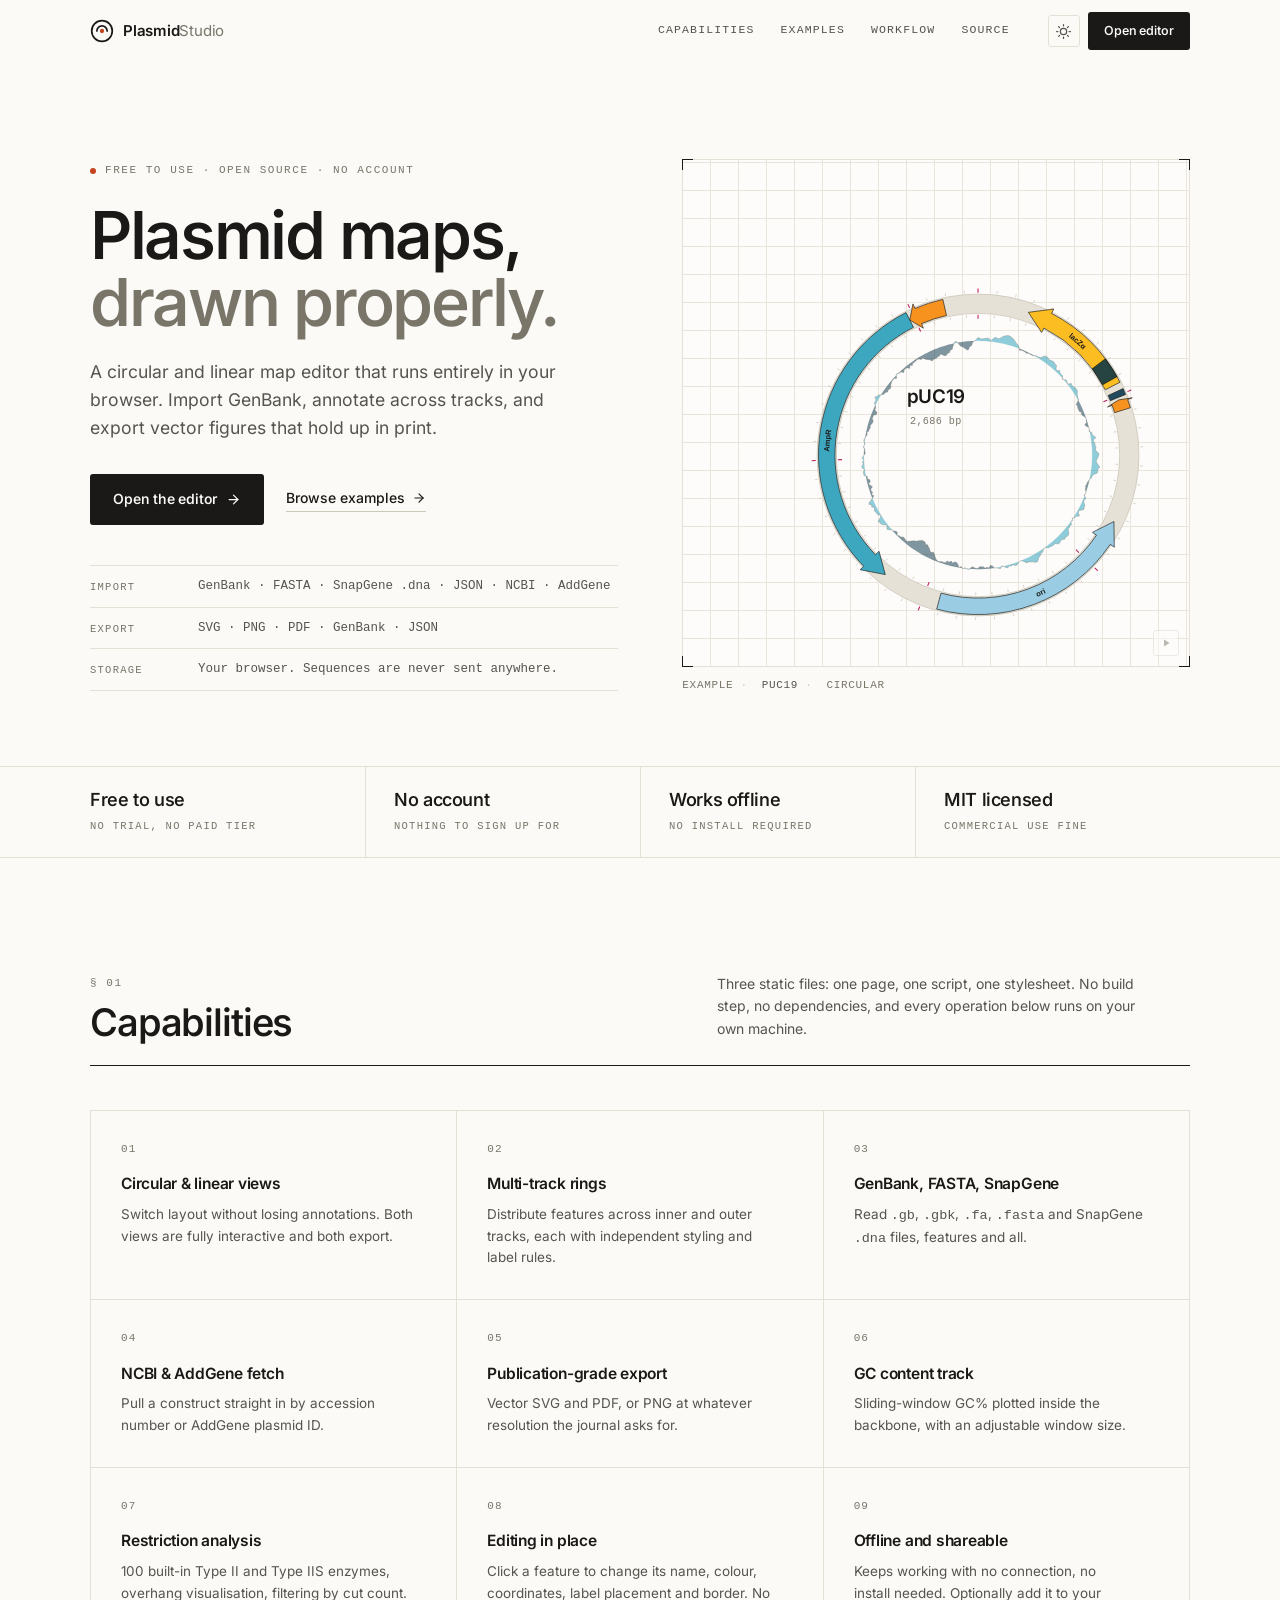
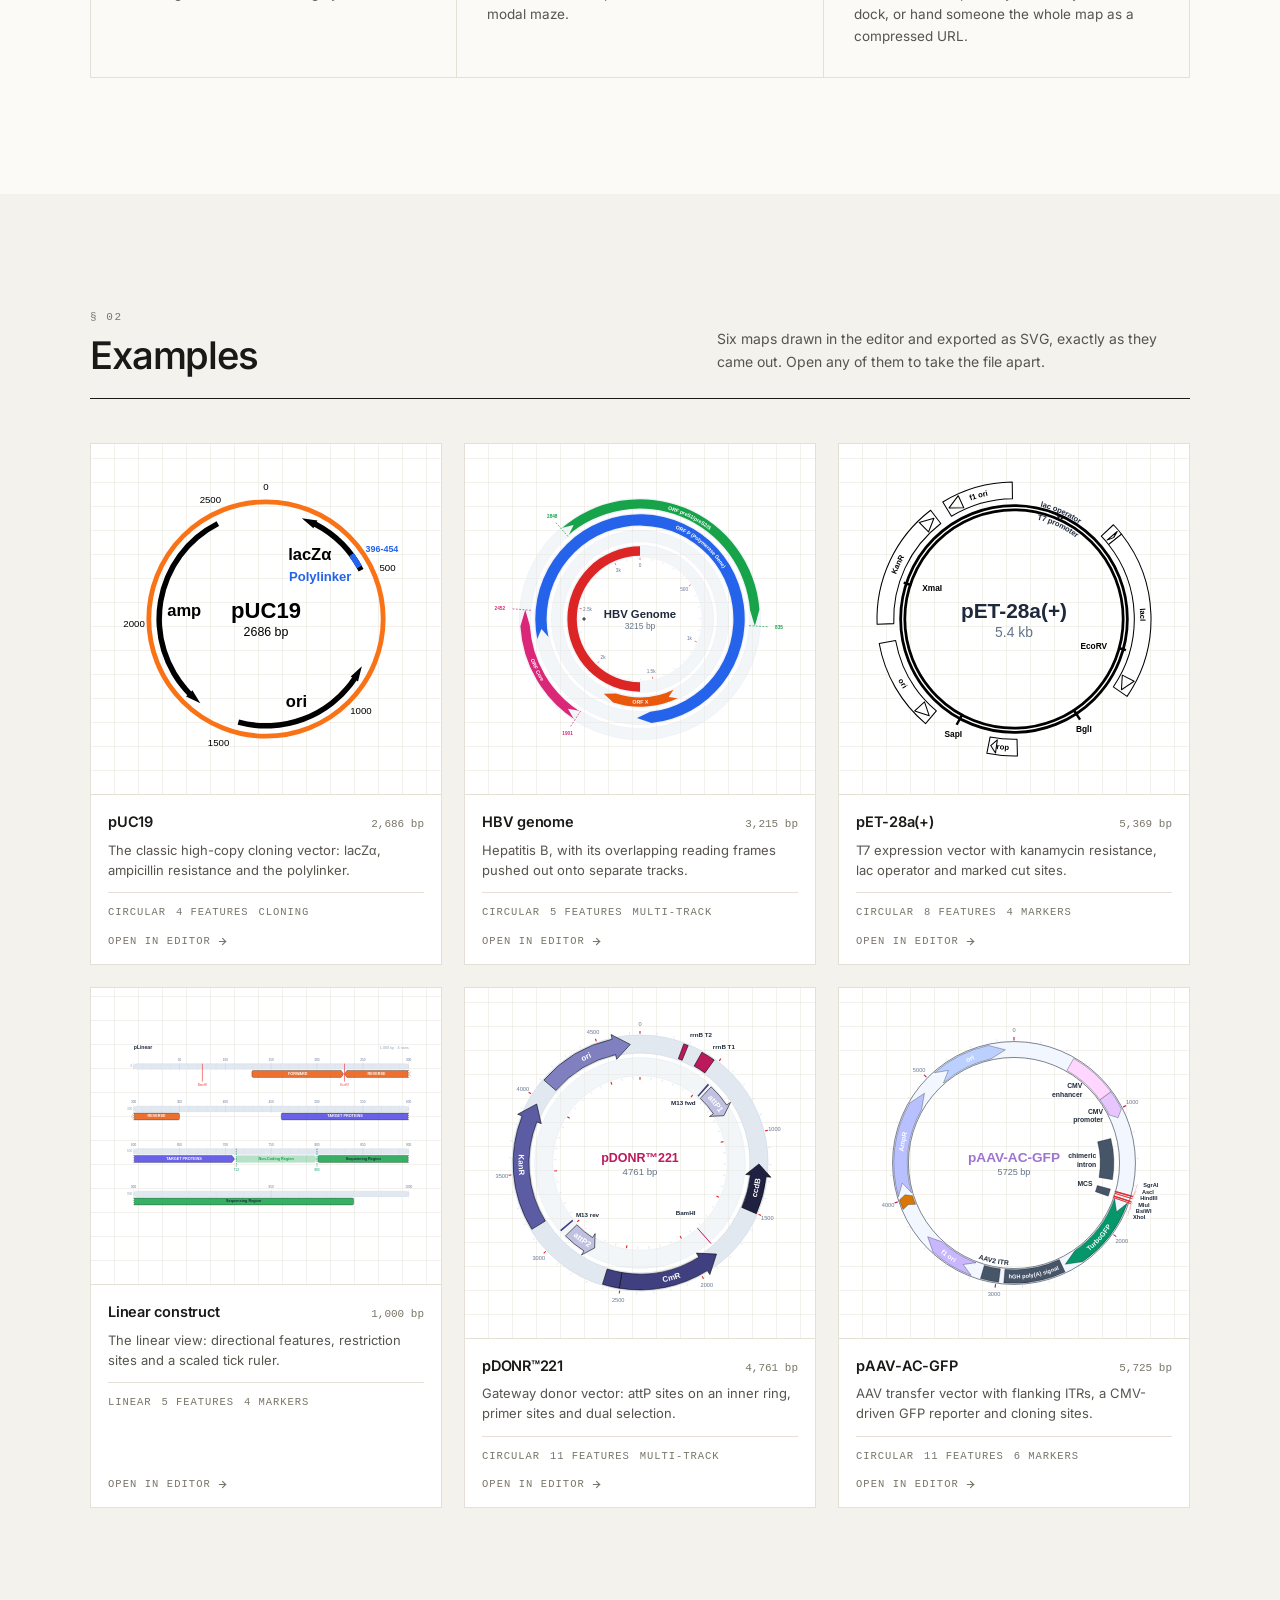
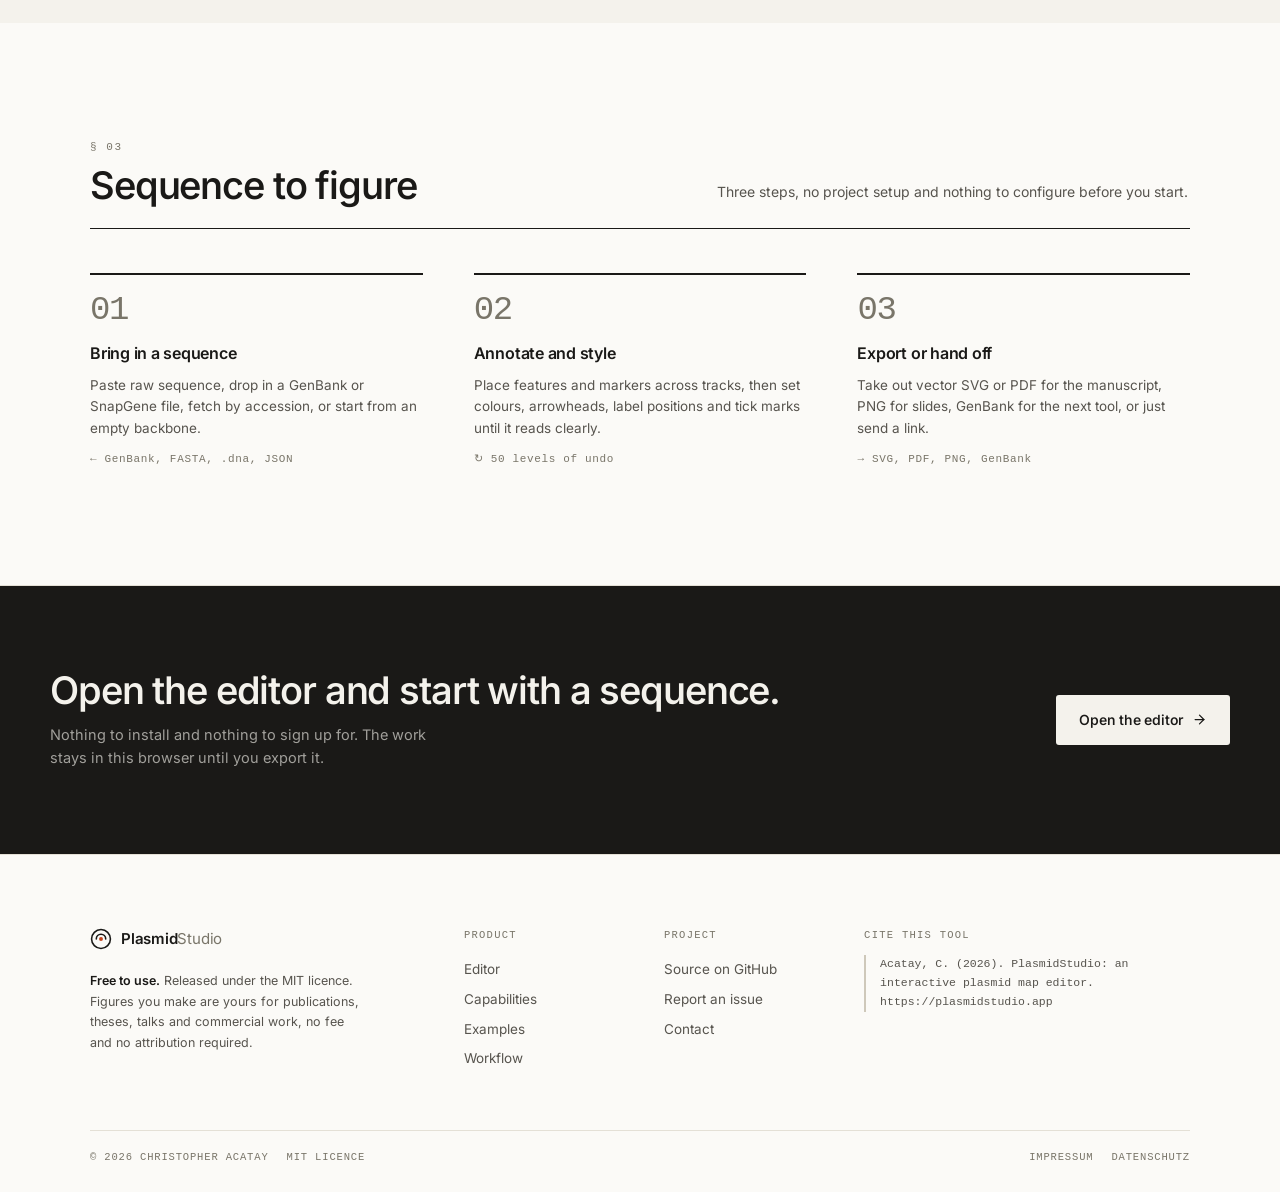
<file: index.html>
<!DOCTYPE html>
<html lang="en">
<head>
<meta charset="UTF-8">
<meta name="viewport" content="width=device-width, initial-scale=1.0">
<title>PlasmidStudio: Interactive Plasmid Map Editor</title>
<meta name="description" content="Design and export publication-ready plasmid maps in your browser. Circular and linear views. Free, open-source, no signup required.">
<meta name="keywords" content="plasmid map, plasmid editor, circular map, linear map, GenBank, molecular biology, cloning, vector map, DNA visualization, bioinformatics tool">
<meta name="author" content="Christopher Acatay">
<meta name="theme-color" content="#fbfaf7" media="(prefers-color-scheme: light)">
<meta name="theme-color" content="#1e1d1b" media="(prefers-color-scheme: dark)">
<script>if(location.protocol!=='file:')document.head.insertAdjacentHTML('beforeend','<link rel="manifest" href="manifest.json">');</script>
<link rel="canonical" href="https://plasmidstudio.app/">
<link rel="icon" href="data:image/svg+xml,<svg xmlns='http://www.w3.org/2000/svg' viewBox='0 0 28 28'><circle cx='14' cy='14' r='12' fill='none' stroke='%231a1917' stroke-width='2.5'/><path d='M8 14a6 6 0 0 1 12 0' fill='none' stroke='%231a1917' stroke-width='2.5' stroke-linecap='round'/><circle cx='14' cy='14' r='2.5' fill='%23c4451f'/></svg>">
<link rel="icon" type="image/png" sizes="32x32" href="icons/favicon-32.png">
<link rel="icon" type="image/png" sizes="192x192" href="icons/icon-192.png">
<link rel="apple-touch-icon" sizes="180x180" href="icons/apple-touch-icon.png">

<!-- Open Graph -->
<meta property="og:type" content="website">
<meta property="og:url" content="https://plasmidstudio.app/">
<meta property="og:title" content="PlasmidStudio: Interactive Plasmid Map Editor">
<meta property="og:description" content="Design and export publication-ready plasmid maps in your browser. Circular and linear views. Free, open-source, no signup required.">
<meta property="og:image" content="https://plasmidstudio.app/og-image.png">
<meta property="og:image:width" content="1200">
<meta property="og:image:height" content="630">
<meta property="og:image:alt" content="PlasmidStudio: a pUC19 plasmid map drawn in the editor, alongside the supported import and export formats.">
<meta property="og:locale" content="en">
<meta property="og:site_name" content="PlasmidStudio">

<!-- Twitter Card -->
<meta name="twitter:card" content="summary_large_image">
<meta name="twitter:title" content="PlasmidStudio: Interactive Plasmid Map Editor">
<meta name="twitter:description" content="Design and export publication-ready plasmid maps in your browser. Circular and linear views. Free, open-source, no signup required.">
<meta name="twitter:image" content="https://plasmidstudio.app/og-image.png">
<meta name="twitter:image:alt" content="PlasmidStudio: a pUC19 plasmid map drawn in the editor, alongside the supported import and export formats.">

<style>
@font-face {
  font-family: 'Inter';
  font-style: normal;
  font-weight: 100 900;
  font-display: swap;
  src: url(fonts/inter-latin-ext.woff2) format('woff2');
  unicode-range: U+0100-02BA, U+02BD-02C5, U+02C7-02CC, U+02CE-02D7, U+02DD-02FF, U+0304, U+0308, U+0329, U+1D00-1DBF, U+1E00-1E9F, U+1EF2-1EFF, U+2020, U+20A0-20AB, U+20AD-20C0, U+2113, U+2C60-2C7F, U+A720-A7FF;
}
@font-face {
  font-family: 'Inter';
  font-style: normal;
  font-weight: 100 900;
  font-display: swap;
  src: url(fonts/inter-latin.woff2) format('woff2');
  unicode-range: U+0000-00FF, U+0131, U+0152-0153, U+02BB-02BC, U+02C6, U+02DA, U+02DC, U+0304, U+0308, U+0329, U+2000-206F, U+20AC, U+2122, U+2191, U+2193, U+2212, U+2215, U+FEFF, U+FFFD;
}
</style>
<link rel="stylesheet" href="landing.css">
<script>
// Prevent flash of wrong theme on load
(function(){var s=localStorage.getItem('plasmidstudio-landing-dark');var d=s!==null?s==='1':window.matchMedia('(prefers-color-scheme:dark)').matches;if(d)document.documentElement.classList.add('dark')})();
</script>

<!-- Structured Data -->
<script type="application/ld+json">
{
  "@context": "https://schema.org",
  "@graph": [
    {
      "@type": "WebSite",
      "name": "PlasmidStudio",
      "url": "https://plasmidstudio.app/",
      "description": "Design and export publication-ready plasmid maps in your browser. Circular and linear views."
    },
    {
      "@type": "SoftwareApplication",
      "name": "PlasmidStudio",
      "url": "https://plasmidstudio.app/app.html",
      "applicationCategory": "ScienceApplication",
      "operatingSystem": "Any (Web Browser)",
      "offers": {
        "@type": "Offer",
        "price": "0",
        "priceCurrency": "USD"
      },
      "description": "Interactive plasmid map editor for molecular biology. Supports circular and linear views, GenBank/SnapGene/FASTA import, NCBI/AddGene fetch, and SVG/PNG/PDF export.",
      "author": {
        "@type": "Person",
        "name": "Christopher Acatay"
      },
      "screenshot": "https://plasmidstudio.app/og-image.png",
      "featureList": [
        "Circular and linear plasmid map views",
        "GenBank, FASTA, and SnapGene .dna import",
        "Fetch from NCBI or AddGene by accession",
        "SVG, PNG, and PDF export",
        "GC content visualization",
        "Multi-track annotation rings",
        "URL-based sharing",
        "Works offline as a PWA",
        "Inline sequence editing"
      ]
    }
  ]
}
</script>
</head>
<body>
<noscript><div style="padding:48px 24px;text-align:center;font-family:Inter,-apple-system,sans-serif;color:#1a1917"><h1 style="font-size:22px;font-weight:550;margin-bottom:12px;letter-spacing:-.02em">JavaScript required</h1><p style="color:#57544e;font-size:15px">This page uses JavaScript for its interactive elements. The editor at <a href="app.html" style="color:#c4451f">app.html</a> requires it to function.</p></div></noscript>

<header class="site-head" id="site-head">
  <div class="wrap head-inner">
    <a href="#" class="brand" aria-label="PlasmidStudio, back to top">
      <svg class="brand-mark" width="24" height="24" viewBox="0 0 28 28" fill="none" aria-hidden="true">
        <circle cx="14" cy="14" r="12" stroke="currentColor" stroke-width="2"/>
        <path d="M8 14a6 6 0 0 1 12 0" stroke="currentColor" stroke-width="2" stroke-linecap="round"/>
        <circle cx="14" cy="14" r="2.5" fill="var(--signal)"/>
      </svg>
      <span class="brand-name"><b>Plasmid</b><i>Studio</i></span>
    </a>

    <nav class="nav" id="nav-links" aria-label="Main navigation">
      <a href="#features">Capabilities</a>
      <a href="#examples">Examples</a>
      <a href="#how-it-works">Workflow</a>
      <a href="https://github.com/cacat-ayy/plasmidstudio" target="_blank" rel="noopener">Source</a>
      <a href="app.html" class="nav-editor">Open editor &rarr;</a>
    </nav>

    <div class="head-actions">
      <button class="icon-btn" id="dark-toggle" aria-label="Toggle dark mode">
        <svg class="icon-sun" width="15" height="15" viewBox="0 0 24 24" fill="none" stroke="currentColor" stroke-width="2" stroke-linecap="round" aria-hidden="true"><circle cx="12" cy="12" r="5"/><path d="M12 1v2M12 21v2M4.22 4.22l1.42 1.42M18.36 18.36l1.42 1.42M1 12h2M21 12h2M4.22 19.78l1.42-1.42M18.36 5.64l1.42-1.42"/></svg>
        <svg class="icon-moon" width="15" height="15" viewBox="0 0 24 24" fill="none" stroke="currentColor" stroke-width="2" stroke-linecap="round" aria-hidden="true"><path d="M21 12.79A9 9 0 1 1 11.21 3 7 7 0 0 0 21 12.79z"/></svg>
      </button>
      <a href="app.html" class="btn btn-solid btn-sm">Open editor</a>
      <button class="nav-toggle" id="nav-toggle" aria-label="Open menu" aria-expanded="false" aria-controls="nav-links">
        <span></span><span></span><span></span>
      </button>
    </div>
  </div>
</header>

<main>

<!-- ═══ Hero ═══ -->
<section class="hero">
  <div class="wrap hero-grid">

    <div class="hero-copy">
      <p class="eyebrow hero-eyebrow"><span class="dot"></span>Free to use &middot; Open source &middot; No account</p>

      <h1>Plasmid maps,<br><em>drawn properly.</em></h1>

      <p class="lede">A circular and linear map editor that runs entirely in your browser. Import GenBank, annotate across tracks, and export vector figures that hold up in print.</p>

      <div class="hero-actions">
        <a href="app.html" class="btn btn-solid">
          Open the editor
          <svg width="15" height="15" viewBox="0 0 24 24" fill="none" stroke="currentColor" stroke-width="2" stroke-linecap="round" aria-hidden="true"><path d="M5 12h14"/><path d="M12 5l7 7-7 7"/></svg>
        </a>
        <a href="#examples" class="link-arrow">
          Browse examples
          <svg width="14" height="14" viewBox="0 0 24 24" fill="none" stroke="currentColor" stroke-width="2" stroke-linecap="round" aria-hidden="true"><path d="M5 12h14"/><path d="M12 5l7 7-7 7"/></svg>
        </a>
      </div>

      <dl class="hero-spec">
        <div>
          <dt>Import</dt>
          <dd>GenBank &middot; FASTA &middot; SnapGene .dna &middot; JSON &middot; NCBI &middot; AddGene</dd>
        </div>
        <div>
          <dt>Export</dt>
          <dd>SVG &middot; PNG &middot; PDF &middot; GenBank &middot; JSON</dd>
        </div>
        <div>
          <dt>Storage</dt>
          <dd>Your browser. Sequences are never sent anywhere.</dd>
        </div>
      </dl>
    </div>

    <figure class="hero-figure">
      <div class="hero-figure-frame">
        <span class="tick tl"></span><span class="tick tr"></span>
        <span class="tick bl"></span><span class="tick br"></span>

        <button class="spin-toggle paused" id="hero-spin-toggle" aria-label="Play rotation" title="Play rotation">
          <svg class="icon-pause" width="12" height="12" viewBox="0 0 24 24" fill="currentColor" aria-hidden="true"><rect x="6" y="4" width="4" height="16" rx="1"/><rect x="14" y="4" width="4" height="16" rx="1"/></svg>
          <svg class="icon-play" width="12" height="12" viewBox="0 0 24 24" fill="currentColor" aria-hidden="true"><path d="M8 5v14l11-7z"/></svg>
        </button>

        <svg class="plasmid" viewBox="170 170 560 560" aria-hidden="true" xmlns="http://www.w3.org/2000/svg">
          <g class="hero-ring" transform="translate(450,450) scale(0.88) translate(-450,-450)">
<circle cx="450" cy="450" r="220" fill="none" stroke="#e5e1d7" stroke-width="28" opacity="1" pointer-events="none"/><circle cx="450" cy="450" r="206" fill="none" stroke="#c6c0b2" stroke-width="1" opacity="1" pointer-events="none"/><circle cx="450" cy="450" r="234" fill="none" stroke="#c6c0b2" stroke-width="1" opacity="1" pointer-events="none"/><line x1="450" y1="214" x2="450" y2="208" stroke="#be185d" stroke-width="1.5"/><line x1="450" y1="246" x2="450" y2="252" stroke="#be185d" stroke-width="1.5"/><line x1="667.261907845236" y1="357.84109701473125" x2="672.7855156718098" y2="355.4980740574787" stroke="#be185d" stroke-width="1.5"/><line x1="637.8026661035091" y1="370.33721945341176" x2="632.2790582769353" y2="372.68024241066433" stroke="#be185d" stroke-width="1.5"/><line x1="619.6832126059619" y1="614.0231915301001" x2="623.9971925874694" y2="618.1932726706959" stroke="#be185d" stroke-width="1.5"/><line x1="596.6753193712552" y1="591.7827587802561" x2="592.3613393897477" y2="587.6126776396603" stroke="#be185d" stroke-width="1.5"/><line x1="365.26197968681134" y1="670.2622707442235" x2="363.10762323817096" y2="675.8621589834835" stroke="#be185d" stroke-width="1.5"/><line x1="376.7518807462268" y1="640.3962001348373" x2="378.9062371948671" y2="634.7963118955773" stroke="#be185d" stroke-width="1.5"/><line x1="214.13574507872542" y1="458.00332746000066" x2="208.1391962247947" y2="458.20680188694985" stroke="#be185d" stroke-width="1.5"/><line x1="246.11733896635587" y1="456.9181305162718" x2="252.11388782028658" y2="456.7146560893226" stroke="#be185d" stroke-width="1.5"/><line x1="350.52623228791344" y1="235.9883892468405" x2="347.99723819353835" y2="230.54741609209918" stroke="#be185d" stroke-width="1.5"/><line x1="364.0142007912472" y1="265.0069127387943" x2="366.5431948856223" y2="270.44788589353567" stroke="#be185d" stroke-width="1.5"/><line x1="477.54008144480287" y1="215.61240665510124" x2="478.0068624862402" y2="211.6397355814589" stroke="#c6c0b2" stroke-width="1"/><line x1="473.8058331133042" y1="247.39377524424006" x2="473.33905207186683" y2="251.3664463178824" stroke="#c6c0b2" stroke-width="1"/><line x1="504.7038424607614" y1="220.4275939490371" x2="505.63102623128276" y2="216.53653621935973" stroke="#c6c0b2" stroke-width="1"/><line x1="497.28637229659034" y1="251.55605578645577" x2="496.359188526069" y2="255.44711351613313" stroke="#c6c0b2" stroke-width="1"/><line x1="531.1201048356745" y1="228.37976493233032" x2="532.4950218667877" y2="224.62348976169184" stroke="#c6c0b2" stroke-width="1"/><line x1="520.1207685867696" y1="258.4299662974381" x2="518.7458515556564" y2="262.18624146807656" stroke="#c6c0b2" stroke-width="1"/><line x1="556.4279045249984" y1="239.3602574573881" x2="558.2317673135577" y2="235.7900923295472" stroke="#c6c0b2" stroke-width="1"/><line x1="541.997002216524" y1="267.92157848011516" x2="540.1931394279648" y2="271.491743607956" stroke="#c6c0b2" stroke-width="1"/><line x1="580.2814240317409" y1="253.21902898841637" x2="582.4895837610925" y2="249.8837582933048" stroke="#c6c0b2" stroke-width="1"/><line x1="562.6161461969286" y1="279.901194549309" x2="560.4079864675771" y2="283.23646524442063" stroke="#c6c0b2" stroke-width="1"/><line x1="602.354717816917" y1="269.7667068521257" x2="604.937001169746" y2="266.7119052733482" stroke="#c6c0b2" stroke-width="1"/><line x1="581.6964509942842" y1="294.20511948234594" x2="579.1141676414551" y2="297.25992106112346" stroke="#c6c0b2" stroke-width="1"/><line x1="622.3461661703636" y1="288.7771759136524" x2="625.2672876308783" y2="286.04458567490076" stroke="#c6c0b2" stroke-width="1"/><line x1="598.9771944862466" y1="310.63789782366564" x2="596.0560730257318" y2="313.3704880624173" stroke="#c6c0b2" stroke-width="1"/><line x1="639.9825966821638" y1="309.9906683184929" x2="643.2026406937259" y2="307.6176287984674" stroke="#c6c0b2" stroke-width="1"/><line x1="614.2222445896671" y1="328.97498447869725" x2="611.002200578105" y2="331.34802399872285" stroke="#c6c0b2" stroke-width="1"/><line x1="655.0230169969833" y1="333.11731308078726" x2="658.4979833867627" y2="331.1362505906311" stroke="#c6c0b2" stroke-width="1"/><line x1="627.2232858787482" y1="348.96581300203644" x2="623.748319488969" y2="350.9468754921926" stroke="#c6c0b2" stroke-width="1"/><line x1="676.5320313535764" y1="383.82418288511815" x2="680.3715573087218" y2="382.70255886622186" stroke="#c6c0b2" stroke-width="1"/><line x1="645.8158237124135" y1="392.7971750362886" x2="641.9762977572682" y2="393.9187990551849" stroke="#c6c0b2" stroke-width="1"/><line x1="682.7067162606616" y1="410.71152577180004" x2="686.6508978921983" y2="410.0456194289492" stroke="#c6c0b2" stroke-width="1"/><line x1="651.1532632083685" y1="416.0387765146068" x2="647.2090815768319" y2="416.70468285745767" stroke="#c6c0b2" stroke-width="1"/><line x1="685.7015888119379" y1="438.1357245679253" x2="689.6965309951911" y2="437.93463515382234" stroke="#c6c0b2" stroke-width="1"/><line x1="653.7420513459125" y1="439.744439880749" x2="649.7471091626593" y2="439.94552929485195" stroke="#c6c0b2" stroke-width="1"/><line x1="685.4757256817032" y1="465.72204231883563" x2="689.4668396763084" y2="465.98851761237523" stroke="#c6c0b2" stroke-width="1"/><line x1="653.5468137248621" y1="463.59023997051895" x2="649.555699730257" y2="463.32376467697935" stroke="#c6c0b2" stroke-width="1"/><line x1="682.0322131683839" y1="493.09352680138426" x2="685.9649625441193" y2="493.8239255607298" stroke="#c6c0b2" stroke-width="1"/><line x1="650.5702181625014" y1="487.25033672662033" x2="646.637468786766" y2="486.5199379672748" stroke="#c6c0b2" stroke-width="1"/><line x1="675.4181050219242" y1="519.8761613737097" x2="679.2387508697535" y2="521.0605030919082" stroke="#c6c0b2" stroke-width="1"/><line x1="644.8529382392904" y1="510.40142762812195" x2="641.0322923914613" y2="509.21708590992347" stroke="#c6c0b2" stroke-width="1"/><line x1="665.7237794795521" y1="545.7039757118666" x2="669.3801147249683" y2="547.3260769951186" stroke="#c6c0b2" stroke-width="1"/><line x1="636.4730975162231" y1="532.7271654458508" x2="632.816762270807" y2="531.1050641625989" stroke="#c6c0b2" stroke-width="1"/><line x1="653.081704295685" y1="570.2240465978415" x2="656.5237670803576" y2="572.2617423028897" stroke="#c6c0b2" stroke-width="1"/><line x1="625.5452020183039" y1="553.9224809574562" x2="622.1031392336313" y2="551.884785252408" stroke="#c6c0b2" stroke-width="1"/><line x1="637.6646266411765" y1="593.101320425871" x2="640.8453830249252" y2="595.5267665347841" stroke="#c6c0b2" stroke-width="1"/><line x1="612.2185755711865" y1="573.6977515545665" x2="609.0378191874378" y2="571.2723054456534" stroke="#c6c0b2" stroke-width="1"/><line x1="599.3831685600287" y1="632.703773773193" x2="601.9150866712156" y2="635.800447904942" stroke="#c6c0b2" stroke-width="1"/><line x1="579.1278236705332" y1="607.9303807192007" x2="576.5959055593463" y2="604.8337065874516" stroke="#c6c0b2" stroke-width="1"/><line x1="577.0418837077707" y1="648.8878070269297" x2="579.1951359740042" y2="652.2587868070473" stroke="#c6c0b2" stroke-width="1"/><line x1="559.8158655779035" y1="621.9199687859901" x2="557.6626133116702" y2="618.5489890058727" stroke="#c6c0b2" stroke-width="1"/><line x1="552.9646397134195" y1="662.35414516483" x2="554.7098030983927" y2="665.953367964234" stroke="#c6c0b2" stroke-width="1"/><line x1="539.0033326336338" y1="633.5603627695989" x2="537.2581692486606" y2="629.961139970195" stroke="#c6c0b2" stroke-width="1"/><line x1="527.4804391909835" y1="672.9187779052548" x2="528.7936669738815" y2="676.6970622765303" stroke="#c6c0b2" stroke-width="1"/><line x1="516.9746169277993" y1="642.6925029350507" x2="515.6613891449012" y2="638.9142185637752" stroke="#c6c0b2" stroke-width="1"/><line x1="500.93751006014304" y1="680.4373452131247" x2="501.8008576882811" y2="684.3430629286014" stroke="#c6c0b2" stroke-width="1"/><line x1="494.0307290350389" y1="649.1916034893112" x2="493.1673814069009" y2="645.2858857738345" stroke="#c6c0b2" stroke-width="1"/><line x1="473.6985471986648" y1="684.807109902304" x2="474.1002174901676" y2="688.7868914260719" stroke="#c6c0b2" stroke-width="1"/><line x1="470.48518486664244" y1="652.968857712161" x2="470.0835145751397" y2="648.9890761883933" stroke="#c6c0b2" stroke-width="1"/><line x1="446.1357564115988" y1="685.968361484097" x2="446.0702607575581" y2="689.9678252380648" stroke="#c6c0b2" stroke-width="1"/><line x1="446.6597216439244" y1="653.9726514523551" x2="446.72521729796506" y2="649.9731876983874" stroke="#c6c0b2" stroke-width="1"/><line x1="418.6257684387604" y1="683.9052320790232" x2="418.09400180212924" y2="687.8697275379898" stroke="#c6c0b2" stroke-width="1"/><line x1="422.8799015318099" y1="652.1892684072913" x2="423.41166816844105" y2="648.2247729483247" stroke="#c6c0b2" stroke-width="1"/><line x1="391.54449249785466" y1="678.6459132428713" x2="390.553721184259" y2="682.5212677046148" stroke="#c6c0b2" stroke-width="1"/><line x1="399.47066300662016" y1="647.6430775489226" x2="400.46143432021586" y2="643.7677230871791" stroke="#c6c0b2" stroke-width="1"/><line x1="340.13736643418406" y1="658.8688625573071" x2="338.2752878991703" y2="662.4090127701429" stroke="#c6c0b2" stroke-width="1"/><line x1="355.03399471429475" y1="630.5476608546214" x2="356.89607324930853" y2="627.0075106417858" stroke="#c6c0b2" stroke-width="1"/><line x1="316.51396709264554" y1="644.6213734887735" x2="314.2514919586226" y2="647.9200408360409" stroke="#c6c0b2" stroke-width="1"/><line x1="334.6137681648292" y1="618.2320347106347" x2="336.87624329885216" y2="614.9333673633674" stroke="#c6c0b2" stroke-width="1"/><line x1="294.71458273265694" y1="627.7144878283905" x2="292.0826265077867" y2="630.7265977915836" stroke="#c6c0b2" stroke-width="1"/><line x1="315.7702325316187" y1="603.617608122846" x2="318.40218875648895" y2="600.6054981596529" stroke="#c6c0b2" stroke-width="1"/><line x1="275.03709023912603" y1="608.3792290927325" x2="272.0716171923316" y2="611.0636228061687" stroke="#c6c0b2" stroke-width="1"/><line x1="298.76087461348186" y1="586.9040793852434" x2="301.7263476602763" y2="584.2196856718073" stroke="#c6c0b2" stroke-width="1"/><line x1="257.7503719836827" y1="586.8798032128467" x2="254.49190371221974" y2="589.1997998774713" stroke="#c6c0b2" stroke-width="1"/><line x1="283.8181181553868" y1="568.3198298958505" x2="287.07658642684976" y2="565.999833231226" stroke="#c6c0b2" stroke-width="1"/><line x1="243.09064169141104" y1="563.5099883020342" x2="239.58370341499426" y2="565.4338864088484" stroke="#c6c0b2" stroke-width="1"/><line x1="271.14614790274516" y1="548.1188034475211" x2="274.65308617916185" y2="546.194905340707" stroke="#c6c0b2" stroke-width="1"/><line x1="231.2582167071011" y1="538.5891203356398" x2="227.55072885467908" y2="540.0906308498031" stroke="#c6c0b2" stroke-width="1"/><line x1="260.9181195264772" y1="526.5770362223327" x2="264.62560737889925" y2="525.0755257081693" stroke="#c6c0b2" stroke-width="1"/><line x1="222.41478076626734" y1="512.4577295963745" x2="218.55740416908543" y2="513.5163351827537" stroke="#c6c0b2" stroke-width="1"/><line x1="253.2737935437226" y1="503.9888849053407" x2="257.1311701409045" y2="502.9302793189614" stroke="#c6c0b2" stroke-width="1"/><line x1="216.6811746736975" y1="485.47288751080674" x2="212.72661831223476" y2="486.0741228923458" stroke="#c6c0b2" stroke-width="1"/><line x1="248.31762556539954" y1="480.66300445849396" x2="252.2721819268623" y2="480.0617690769549" stroke="#c6c0b2" stroke-width="1"/><line x1="214.8132739103259" y1="430.42440623580967" x2="210.82705821389075" y2="430.09261651099285" stroke="#c6c0b2" stroke-width="1"/><line x1="246.70299948180715" y1="433.07872403434396" x2="250.6892151782423" y2="433.4105137591607" stroke="#c6c0b2" stroke-width="1"/><line x1="218.70450310072695" y1="403.11297499181285" x2="214.78424044141724" y2="402.31827965269105" stroke="#c6c0b2" stroke-width="1"/><line x1="250.06660437520466" y1="409.4705377047874" x2="253.98686703451438" y2="410.2652330439092" stroke="#c6c0b2" stroke-width="1"/><line x1="225.75626109193587" y1="376.44222977460527" x2="221.95551975451107" y2="375.1954879063782" stroke="#c6c0b2" stroke-width="1"/><line x1="256.1621917913344" y1="386.4161647204215" x2="259.96293312875923" y2="387.6629065886485" stroke="#c6c0b2" stroke-width="1"/><line x1="235.8721893965359" y1="350.77661200015893" x2="232.24290447105346" y2="349.09485966117853" stroke="#c6c0b2" stroke-width="1"/><line x1="264.90646880039543" y1="364.23063071200176" x2="268.53575372587784" y2="365.91238305098216" stroke="#c6c0b2" stroke-width="1"/><line x1="248.91405928468916" y1="326.4668285575146" x2="245.5058230013788" y2="324.3730459906928" stroke="#c6c0b2" stroke-width="1"/><line x1="276.17994955117194" y1="343.2170890920889" x2="279.5881858344823" y2="345.3108716589106" stroke="#c6c0b2" stroke-width="1"/><line x1="264.7036606055262" y1="303.8450595874092" x2="261.56304468358593" y2="301.3678572075348" stroke="#c6c0b2" stroke-width="1"/><line x1="289.82858798104803" y1="323.6626786264046" x2="292.9692039029883" y2="326.139881006279" stroke="#c6c0b2" stroke-width="1"/><line x1="283.0252369331897" y1="283.22041941897515" x2="280.19515620324376" y2="280.3936468667544" stroke="#c6c0b2" stroke-width="1"/><line x1="305.6658827727572" y1="305.83459983674123" x2="308.49596350270315" y2="308.66137238896204" stroke="#c6c0b2" stroke-width="1"/><line x1="303.62843376257257" y1="264.87473268837016" x2="301.14755975854837" y2="261.73701629325785" stroke="#c6c0b2" stroke-width="1"/><line x1="323.4754257947661" y1="289.9764638492692" x2="325.9562997987903" y2="293.1141802443815" stroke="#c6c0b2" stroke-width="1"/><line x1="326.2317194692335" y1="249.058683356415" x2="324.13395200261033" y2="245.65289832855763" stroke="#c6c0b2" stroke-width="1"/><line x1="343.0138592022188" y1="276.304963579274" x2="345.11162666884195" y2="279.71074860713134" stroke="#c6c0b2" stroke-width="1"/><line x1="376.18000074275415" y1="225.84244891224338" x2="374.9288143146652" y2="222.04316838533225" stroke="#c6c0b2" stroke-width="1"/><line x1="386.1894921674654" y1="256.2366931275324" x2="387.44067859555435" y2="260.0359736544435" stroke="#c6c0b2" stroke-width="1"/><line x1="402.84247985930665" y1="218.7595011807402" x2="402.043199856922" y2="214.84017069227815" stroke="#c6c0b2" stroke-width="1"/><line x1="409.2367198783837" y1="250.11414508843643" x2="410.0359998807683" y2="254.03347557689847" stroke="#c6c0b2" stroke-width="1"/><line x1="430.1493411734259" y1="214.8363307308058" x2="429.8128893289077" y2="210.8505058279381" stroke="#c6c0b2" stroke-width="1"/><line x1="432.8409559295716" y1="246.72292995374738" x2="433.1774077740898" y2="250.7087548566151" stroke="#c6c0b2" stroke-width="1"/><circle cx="450" cy="450" r="166" fill="none" stroke="#c6c0b2" stroke-width="0.5" opacity="0.4" pointer-events="none"/><polygon points="450,279.14744079449963 452.7782615997639,280.3466584150573 455.51725659329816,281.5907331658598 458.3318053355017,280.52859808125356 461.10559843857914,280.6877419329155 463.9726277431148,279.71975258116004 466.64350872569435,281.14216433416027 469.1370312088565,283.7748222861377 472.3172440910685,280.61128253850944 475.4333118014588,278.6719753998818 478.0434292770166,280.272120244908 480.8187793559717,280.7540549059389 484.04523965293777,278.9737053654384 487.3381425841734,277.2542553929113 490.42900482635093,276.74309342655545 493.54654604651705,276.2871405585881 496.3850674669819,277.0234561451273 498.88787225295897,278.93733296470924 501.3405253148389,280.88648891383644 503.3824021732429,283.98978664651986 505.3366114772244,287.1140075942909 507.59964971928497,289.1495186849455 509.3962658266031,292.3161235833402 509.86405970743255,295.17011155676386 509.86405970743255,295.17011155676386 508.5151482391932,294.6552948229479 505.96370284334307,293.71799859209 503.397252290693,292.8226051628159 500.8164847057058,291.9693546107124 498.22209205157037,291.1584757118911 495.61476994467023,290.3901858816482 492.99521746807255,289.66469111617005 490.3641369840883,288.98218593730144 487.7222339459525,288.34285334038947 485.07021670867607,287.74686474521826 482.40879633911953,287.19437995004756 479.73868642533955,286.68554708876707 477.0606028852595,286.22050259117816 474.3752637747157,285.7993711464142 471.6833890949297,285.42226566950836 468.98570059945973,285.0892872711185 466.2829216006818,284.8005252304171 463.5757767758529,284.55605697115345 460.8649919728086,284.35594804089465 458.1512940153463,284.20025209345044 455.43541050834733,284.08901087448805 452.71806964268904,284.0222542103385 450,284" fill="#219ebc" opacity="0.5" pointer-events="none"/><polygon points="509.86405970743255,295.17011155676386 510.23949213442086,297.68587907184894 513.1759281825667,297.6058693611701 515.6627470368996,298.66073673212986 518.1319601974501,299.7561816428155 520.079549797192,301.9552616708339 523.0149261236857,302.0676184263692 525.4273696538191,303.28299054983535 527.8195893701026,304.53770088039244 530.1909438633704,305.8314130013221 531.7290819933878,305.5134706745363 531.7290819933878,305.5134706745363 530.6915198977856,304.93146924096436 528.3053626952436,303.62968137915954 525.8982100226768,302.36713876865474 523.4707072931202,301.1441799261828 521.0235053759272,299.961132755157 518.5572604222571,298.8183144577531 516.0726336891449,297.7160314498598 513.5702913622047,296.65457927892203 511.05090437700835,295.63424254469714 509.86405970743255,295.17011155676386" fill="#023047" opacity="0.5" pointer-events="none"/><polygon points="531.7290819933878,305.5134706745363 533.7180622635759,305.1265320345858 536.0789845282814,306.5167463009228 538.4168270360301,307.94543173000534 541.3689040372841,308.42371437647296 546.2909769229474,306.02710975397713 549.3054332601874,306.6559986450068 551.6392225044348,308.30123413329295 553.2444883020155,310.9290792515419 555.5077824183302,312.6382396307646 558.4746130773749,313.4630814864797 560.6957145018453,315.25753976426057 562.1255410986349,317.98481755530065 564.2721145588823,319.838449621977 563.2258603930699,325.21207664930876 565.2539478275323,327.08275635169247 568.8884365528077,327.29655000327807 569.2168804968021,330.92247617396407 571.1506631781493,332.8904867765921 573.0519625782796,334.88989713512274 572.5334807644108,338.0109554833251 572.5334807644108,338.0109554833251 571.2265406113574,336.59750509180634 569.3534461550411,334.62775511018384 567.4483502927565,332.6889390828385 565.5117638245522,330.7815768509712 563.5442059938332,328.90617982229656 561.5462043481394,327.06325083392227 559.5182945976984,325.25328401752716 557.4610204717887,323.4767646668732 555.3749335729542,321.73416910768685 553.260593229106,320.02596456994524 551.118566343554,318.3526090626014 548.9494272430077,316.71455125078086 546.753757523585,315.11223033548475 544.5321458948735,313.54607593582966 542.2851880220836,312.01650797385696 540.0134863663376,310.52393656194204 537.7176500231349,309.06876189283355 535.3982945590403,307.6513741323529 533.0560418466367,306.2721533147813 531.7290819933878,305.5134706745363" fill="#219ebc" opacity="0.5" pointer-events="none"/><polygon points="572.5334807644108,338.0109554833251 572.3036750502442,339.2887538499461 574.6511799389726,340.3729807947791 574.6511799389726,340.3729807947791 573.0671314419706,338.59766089239986 572.5334807644108,338.0109554833251" fill="#023047" opacity="0.5" pointer-events="none"/><polygon points="574.6511799389726,340.3729807947791 574.9850638869832,340.53104534017206 578.5559076353812,341.07112463642954 579.4123503268163,343.9364376782336 580.209673009221,346.800391066727 585.6173795489663,346.0840563179035 586.3552726499679,349.0187410010803 588.9472252762257,350.58035619100815 591.5243418521497,352.1999603523094 593.1067382759363,354.53037890618464 594.6507644894283,356.8863950628161 594.1569457270966,360.50838001751833 594.593391448248,363.48484279952646 594.9712869614798,366.45144150719216 596.3198687627848,368.8363894671062 595.6543721892442,370.3708353543935 595.6543721892442,370.3708353543935 595.1628097255146,369.47820995162846 593.8248921543917,367.1121215328948 592.4484118193902,364.76825726213605 591.0337377865692,362.4472455833099 589.5812493625973,360.1497088130682 588.0913359930515,357.8762629738993 586.5643971579984,355.6275176289588 585.0008422648837,353.4040757186309 583.4010905387613,351.2065333988669 581.7655709098891,349.0354798813416 580.0947218987229,346.8914972754723 578.3889914983391,344.77516043234175 576.6488370543173,342.68703679056756 574.8747251421155,340.62768622415854 574.6511799389726,340.3729807947791" fill="#219ebc" opacity="0.5" pointer-events="none"/><polygon points="595.6543721892442,370.3708353543935 594.5152187161079,372.9043489802191 592.6174184946071,376.89100287442955 594.8509545142977,378.7165439602935 594.9347854228821,381.5999890848274 596.0353311097975,383.98230853457227 597.0967213632747,386.38232884687045 600.2932948282495,387.9008821775863 600.195429839421,390.8014950862821 602.2460445870971,392.85529935123645 605.3774378382253,394.56516649504573 607.1307782118461,396.4657255719325 607.1307782118461,396.4657255719325 606.3473506229304,394.21912556090166 605.4130392477365,391.66658563240526 604.4370580597141,389.12968623490997 603.419668741883,386.6091075695341 602.3611440797356,384.1055254614315 601.2617678880971,381.6196111785884 600.1218349350278,379.1520312518399 598.9416508627892,376.70344729615863 597.7215321058945,374.27451583326 596.4618058062647,371.86588811557385 595.6543721892442,370.3708353543935" fill="#023047" opacity="0.5" pointer-events="none"/><polygon points="607.1307782118461,396.4657255719325 607.3786780026595,396.73960252416487 607.3480497975103,397.10773946104945 607.3480497975103,397.10773946104945 607.2397416749119,396.78662162569486 607.1307782118461,396.4657255719325" fill="#219ebc" opacity="0.5" pointer-events="none"/><polygon points="607.3480497975103,397.10773946104945 607.109249855958,399.6824825275358 607.9120822321324,402.26172143860003 605.277896003926,405.81962945762183 607.1171643499589,408.06467394569165 611.0375374169247,409.714623711667 611.0375374169247,409.714623711667 610.3854871621583,407.19234288404505 609.663056766688,404.5719436480342 608.8978170308734,401.96372471950934 608.0899731331006,399.3683854219961 607.3480497975103,397.10773946104945" fill="#023047" opacity="0.5" pointer-events="none"/><polygon points="611.0375374169247,409.714623711667 611.2072307503151,409.7887206997418 611.844035075246,412.4337047380064 611.7774440614785,412.79706203893045 611.7774440614785,412.79706203893045 611.7011566613046,412.46686884369734 611.0649145170677,409.82421983819506 611.0375374169247,409.714623711667" fill="#219ebc" opacity="0.5" pointer-events="none"/><polygon points="611.7774440614785,412.79706203893045 611.2872394565813,415.3359646987114 612.4588386065323,415.89537042252624 612.4588386065323,415.89537042252624 612.2940430037064,415.11958134552987 611.7774440614785,412.79706203893045" fill="#023047" opacity="0.5" pointer-events="none"/><polygon points="612.4588386065323,415.89537042252624 615.2955009331446,417.2965040524757 615.8088253831386,420.0074225683617 618.5996067165705,422.3455319688345 621.3576546515662,424.7670938082132 617.0815648561975,428.1855102939993 618.5852614174464,430.79102602257944 620.0481180025015,433.4399712899905 620.2964735731824,436.2265445291539 621.6732059228673,438.9411818018918 620.6561491549145,441.810021814156 621.9432567328585,444.56828241968367 625.5381480195826,447.33073188236034 625.5583214760302,450.2053361818785 624.3551341724416,453.05924617573305 623.1058741350005,455.87381498911105 621.8115069667784,458.6483042024808 622.8207241292675,461.5387466392392 624.9534538454884,464.5621217534848 627.0328831066204,467.6583806054261 624.382828125463,470.28289075536276 624.0273398015795,473.1355009458262 623.62519074246,475.9819079759965 618.5344551849964,478.04878611572013 615.7382121047275,480.3803608315849 615.2185475894048,483.09007114493005 612.3553353404724,485.29112233454003 612.1396838375211,485.59105119364546 612.1396838375211,485.59105119364546 612.2120055427596,485.25996678665086 612.7676028032068,482.59919443326004 613.2795583230627,479.9296814855345 613.7477348352693,477.2521437013374 614.1720068109279,474.56729899017506 614.5522604929567,471.87586722070944 614.8883939265918,469.17857002774423 615.180316986723,466.4761306187382 615.4279514020589,463.7692735798966 615.6312307761133,461.05872468189284 615.7901006050072,458.3452106852729 615.9045182920829,455.6294591455938 615.9744531593252,452.9121982183494 615.9998864555864,450.1941564637351 615.9808113616145,447.4760626513042 615.9172329918812,444.7586455645677 615.8091683932106,442.04263380559104 615.6566465402091,439.32875559963884 615.4597083274957,436.61773859992115 615.2184065587383,433.9103096924926 614.9328059324945,431.20719480135784 614.6029830248659,428.5091186938344 614.2290262689653,425.81680478622604 613.8110359312059,423.1309749498579 613.3491240844178,420.4523493175266 612.8434145777985,417.78164609041585 612.4588386065323,415.89537042252624" fill="#219ebc" opacity="0.5" pointer-events="none"/><polygon points="612.1396838375211,485.59105119364546 610.6103373896724,487.67609956549626 608.8310749216166,490.0134663078842 608.1546047516177,492.60878832574275 606.3049263388743,494.8680833873279 606.6746424896482,497.7644663685182 605.871547209623,500.323440037488 607.1694443587901,503.4206491906376 607.1694443587901,503.4206491906376 607.9711014587643,501.00128531620345 608.7850142493476,498.40784285458795 609.5563531229946,495.8014211361421 610.2849112660001,493.1827190025183 610.9704933351575,490.55243858803107 611.6129155101344,487.9112851313983 612.1396838375211,485.59105119364546" fill="#023047" opacity="0.5" pointer-events="none"/><polygon points="607.1694443587901,503.4206491906376 607.2536589389842,503.6283971366882 606.354470539913,506.1960654435185 606.1014891548921,506.4652555437865 606.1014891548921,506.4652555437865 606.216438398333,506.14645468896344 607.1148329799971,503.5810531593736 607.1694443587901,503.4206491906376" fill="#219ebc" opacity="0.5" pointer-events="none"/><polygon points="606.1014891548921,506.4652555437865 604.312891031266,508.3326719469132 604.9939511389086,509.4379938284393 604.9939511389086,509.4379938284393 605.276158594037,508.69680206177725 606.1014891548921,506.4652555437865" fill="#023047" opacity="0.5" pointer-events="none"/><polygon points="604.9939511389086,509.4379938284393 606.6175991613306,512.1534303869842 605.5789078762807,514.7095410272141 603.4197880267126,516.7787714122716 604.4475537482667,520.2561612218477 605.4020036301348,523.7848518295833 604.1730234209534,526.3194990878226 603.9483755312501,529.3728104193 599.5179878934873,530.2143774191196 596.1296078420348,531.5056647198644 595.7933856123082,534.4772749775332 597.4150386757834,538.6723940355241 592.9491334142518,539.2057539178015 590.4815780796987,540.8953348073012 588.5344370135472,541.4560537161948 588.5344370135472,541.4560537161948 589.3706867095689,540.1765584068454 590.8285456331278,537.8824256313973 592.2486451822747,535.5647295549243 593.6306045956353,533.2240916050891 594.9740533380838,530.8611393607983 596.2786312000911,528.4765063839346 597.5439883943062,526.0708320494842 598.7697856493417,523.6447613741054 599.9556943007403,521.1989448431851 601.1013963790977,518.7340382364284 602.2065846953169,516.2507024520291 603.2709629229734,513.7496033294681 604.2942456777663,511.2314114709853 604.9939511389086,509.4379938284393" fill="#219ebc" opacity="0.5" pointer-events="none"/><polygon points="588.5344370135472,541.4560537161948 587.0201383074452,541.8730137369083 587.2094003741217,543.4322238254765 587.2094003741217,543.4322238254765 587.87545929713,542.4465127714695 588.5344370135472,541.4560537161948" fill="#023047" opacity="0.5" pointer-events="none"/><polygon points="587.2094003741217,543.4322238254765 587.4300247900258,545.4464454849249 584.8935986894403,546.9970889344672 586.1186808970953,551.299949453535 583.5095871170372,552.797429071778 582.7287841948325,555.7026248236796 580.9802247371986,557.8617438031063 581.8839481787924,562.2798716393216 581.7941927654907,565.9786926798256 579.877499154292,568.1211311148671 577.0687114247331,569.4261879836736 575.9401657380531,572.3104290577892 572.2597225006905,572.689468238407 570.2344254363717,574.6748904252757 568.9795883363213,577.4869772124721 566.8761770147295,579.4180476049437 562.4191141839813,578.6566739549799 560.297429856153,580.480166899786 558.1461722487608,582.2686751086983 555.2362493387695,583.098861278233 553.0427919656078,584.8041470889767 549.4235863801053,584.5807792398736 546.5231710417006,585.2331160670467 544.9636372110064,587.7640855852867 543.9986723514421,591.2594232064546 541.6731011695911,592.779611886305 540.5616142320094,596.2620289735744 538.7574624246585,598.7355311501065 537.4826768685549,602.2088947806295 536.1176297464315,605.6798444035223 533.0044609140498,606.0304093433763 529.3675954322284,605.2734896714825 526.2962902845687,605.4960496327215 523.2391160103427,605.6599466073324 520.6805349612544,606.8382895512601 516.7057762164306,604.7335151002924 513.2672600940818,603.62933323209 510.7432649748145,604.6446700968003 508.6151135970315,606.7204649288054 506.8291930013638,609.8762579974517 504.20377437326744,610.7853410362584 500.8487739159345,609.4096542269007 498.57092113607655,611.3474105646632 495.60188835238137,610.9891407772301 493.5638637286801,613.9883069779153 490.5894957700183,613.5378063600726 487.3769739910913,611.887862560533 487.013694824703,611.8208466033464 487.013694824703,611.8208466033464 487.34397702114245,611.7449454550107 489.98736837885417,611.1117946338312 492.6200382027492,610.435446032341 495.2412806134539,609.716080995167 497.850392795547,608.9538924006325 500.4466751860011,608.1490846090426 503.02943166175055,607.3018734078896 505.59796972633944,606.4124859539961 508.1516006955949,605.4811607126088 510.68963988227904,604.5081473934604 513.2114067796705,603.4937068838167 515.7162252440226,602.4381111785268 518.2034236758537,601.3416433070951 520.6723352000188,600.2045972577944 523.1222978445131,599.0272778988408 525.5526547179635,597.8100008966518 527.9627541857544,596.5530926312088 530.3519500447476,595.2568901085466 532.719601696543,593.9217408703955 535.0650743192388,592.548002900996 537.3877390376412,591.1360445311159 539.6869730918801,589.686244339292 541.9621600043864,588.1989910503244 544.2126897451828,586.6746834310507 546.4379588954475,585.1137301834273 548.6373708093039,583.516549834947 550.8103357737962,581.8835706264222 552.956271167004,580.2152303971634 555.0746016142574,578.5119764675849 557.1647591424078,576.7742655192675 559.2261833321143,575.0025634725118 561.2583214681058,573.1973453614145 563.2606286873761,571.3590952064999 565.2325681252744,569.4883058849442 567.1736110594509,567.5854789984229 569.0832370516197,565.6511247386196 570.9609340871,563.6857617504331 572.8061987120994,561.6899169929155 574.6185361687012,559.6641255979827 576.39746052752,557.6089307269336 578.1424948179915,555.524883424816 579.8531711562584,553.4125424726781 581.5290308706213,551.272474237747 583.169624624519,549.1052525215728 584.7745125370059,546.9114584061784 586.3432643006943,544.691680098259 587.2094003741217,543.4322238254765" fill="#219ebc" opacity="0.5" pointer-events="none"/><polygon points="487.013694824703,611.8208466033464 484.47536725330036,611.3276727893998 483.9145915895429,612.4986168473889 483.9145915895429,612.4986168473889 484.69057288367765,612.3347287335715 487.013694824703,611.8208466033464" fill="#023047" opacity="0.5" pointer-events="none"/><polygon points="483.9145915895429,612.4986168473889 482.51014110877867,615.333638443652 479.59056895468547,614.6858642945164 476.70098249782603,613.9871207223284 474.01229199235564,614.4023359396775 473.87931022160063,614.2734870371374 473.87931022160063,614.2734870371374 473.9910935701007,614.2571990182186 476.67741045806446,613.8423503592767 479.35657451827376,613.383571795187 482.02786740518013,612.8809863350422 483.9145915895429,612.4986168473889" fill="#219ebc" opacity="0.5" pointer-events="none"/><polygon points="473.87931022160063,614.2734870371374 470.86432814055144,611.2732300039177 468.08903653588544,610.4241779965579 465.7978222370154,614.2120512248149 463.01343964838617,613.2759573092321 460.4124843647446,614.6412740604479 457.60522497449745,612.4393285437379 454.9444378903422,612.5420789783424 452.28232508858673,612.6012481404837 449.6140962655264,614.9697549043499 446.9129475017645,614.9413200558511 444.25389859582157,613.6929142186102 441.6348934924483,612.4019701166536 438.8173631262872,614.5907579040945 437.5609432970509,615.5332893056283 437.5609432970509,615.5332893056283 438.74755773741333,615.6181830087721 441.4608840610904,615.7802265017812 444.176499918288,615.8978205004463 446.893677189892,615.9709334751101 449.61168733813685,615.9995458225011 452.32980160194376,615.9836498709906 455.04729119231826,615.9232498826489 457.763427487755,615.8183620521031 460.4774822295982,615.6690145021948 463.18872771730463,615.4752472764395 465.89643700355657,615.2371123282901 468.59988408917354,614.9546735072072 471.2983441177688,614.6280065415393 473.87931022160063,614.2734870371374" fill="#023047" opacity="0.5" pointer-events="none"/><polygon points="437.5609432970509,615.5332893056283 435.9259546032384,616.7301919739306 433.31595396910296,615.3068686933112 432.9935394811624,615.1265584351022 432.9935394811624,615.1265584351022 433.330682902634,615.1609332363663 436.0372484524946,615.4117334690095 437.5609432970509,615.5332893056283" fill="#219ebc" opacity="0.5" pointer-events="none"/><polygon points="432.9935394811624,615.1265584351022 430.74875882845174,613.843091609773 429.4475724337241,614.7227905334687 429.4475724337241,614.7227905334687 430.62858678035064,614.8658495561576 432.9935394811624,615.1265584351022" fill="#023047" opacity="0.5" pointer-events="none"/><polygon points="429.4475724337241,614.7227905334687 427.75578316371644,615.8379645522527 426.92212426706766,614.3879912026889 426.92212426706766,614.3879912026889 427.9316845798061,614.5265615471096 429.4475724337241,614.7227905334687" fill="#219ebc" opacity="0.5" pointer-events="none"/><polygon points="426.92212426706766,614.3879912026889 425.56976905070445,611.9615746481012 422.7234810455262,613.7436762556839 422.7234810455262,613.7436762556839 425.240699402553,614.1431601801467 426.92212426706766,614.3879912026889" fill="#023047" opacity="0.5" pointer-events="none"/><polygon points="422.7234810455262,613.7436762556839 422.53210368052436,613.8604067520012 422.47279933487306,613.7017202827809 422.47279933487306,613.7017202827809 422.5563527636531,613.7157482539995 422.7234810455262,613.7436762556839" fill="#219ebc" opacity="0.5" pointer-events="none"/><polygon points="422.47279933487306,613.7017202827809 420.706630467565,608.7609165698665 418.5757904104509,605.9534037032836 416.0264356435231,605.4179590648507 412.9461434161568,607.1309703429972 410.9557344916307,604.2222111301717 407.82100407150944,605.8334445205273 405.6009802532553,603.9914951037906 402.0523169377805,606.6186691799331 399.494284333249,605.8125814294779 396.9497934735339,604.9647167397394 394.02031235192464,605.1819690741082 391.4868809333137,604.2445585814338 389.4043744781389,602.1727899932927 387.826983145857,598.9887448900834 386.8081638300263,594.7162625233223 385.4238281661218,591.5215417220026 382.6093819978322,591.5073753940494 380.3013869599569,590.3849565513372 379.63312898051095,586.0897821668353 377.971628826315,583.8833060769357 376.9376477017994,580.6324009593983 374.2174652553819,580.435815811953 373.3070614056828,577.1626113467951 371.5001928290517,575.4662515345219 369.4563430805117,574.1640822864478 366.4990363476173,574.2196464851146 363.1318169193052,574.7667610715429 359.724652625443,575.236394937928 356.98266578352514,574.6844187352681 353.5159134276266,575.0073031288439 350.0140326884488,575.2495902569985 346.47874156100625,575.4102226928101 344.4391636373653,573.6983618770847 343.206130014024,571.0710512966925 341.23804003876825,569.3061867384057 337.6856862480539,569.2219894698868 335.7486127302417,567.3669815308551 332.39707979250795,567.1561059384882 332.39707979250795,567.1561059384882 334.2096725586277,568.9478880477488 336.1728380156555,570.827882521336 338.1665231546715,572.6754802586294 340.1901934228033,574.4901858761511 342.2433062274748,576.2715128095574 344.3253110818885,578.0189834440985 346.43564975262314,579.732129242677 348.57375640930934,581.4104908714745 350.73905777634144,583.0536183231088 352.930973286586,584.6610710372917 355.1489152370456,586.2324180189534 357.39228894643463,587.7672379538014 359.66049291462804,589.265119321286 361.9529189839364,590.7256605049367 364.2689525021681,592.1484699000467 366.6079724874305,593.5331660186691 368.9693517946306,594.8793775919046 371.35245728362605,596.1867436694454 373.75664998898577,597.4549137163559 376.18128529130985,598.6835477070581 378.6257130900683,599.8723162165006 381.0892779779069,601.0209005084853 383.5713194163775,602.1289926211275 386.0711719130436,603.1962954494278 388.58816519991376,604.2225228249328 391.1216244131564,605.2073995924633 393.6708702740459,606.1506616838899 396.23521927109346,607.0520561889357 398.81398384331135,607.9113414229871 401.4064725645648,608.7282869918956 404.01199032895835,609.5026738537514 406.6298385372106,610.2342943776131 409.25931528396416,610.9229523991794 411.89971554598293,611.5684632733844 414.5503313711846,612.1706539239057 417.21045206846,612.7293628895696 419.8793643982239,613.2444403676432 422.47279933487306,613.7017202827809" fill="#023047" opacity="0.5" pointer-events="none"/><polygon points="332.39707979250795,567.1561059384882 332.17353412946187,567.1394133910856 332.19793686431683,566.9558631321086 332.19793686431683,566.9558631321086 332.2775531534319,567.0360009076563 332.39707979250795,567.1561059384882" fill="#219ebc" opacity="0.5" pointer-events="none"/><polygon points="332.19793686431683,566.9558631321086 332.8146659522743,562.7473830684157 330.9842600960189,560.813485459853 327.4376801840118,560.424846462275 325.09271797742156,559.3351311232216 325.09271797742156,559.3351311232216 326.6726092537239,561.1141516266732 328.50851621820453,563.1186075254541 330.37699784575034,565.0927337220052 332.19793686431683,566.9558631321086" fill="#023047" opacity="0.5" pointer-events="none"/><polygon points="325.09271797742156,559.3351311232216 324.7592046927059,559.1762859779777 321.18963408542845,558.6278551241952 317.60492573466826,557.9913945522804 317.7018541942954,554.3519136973608 316.9464576571897,551.4583192228406 312.4618099675674,551.3599687730391 308.9038431406186,550.4590457951984 307.27785097702383,548.135281834987 304.70992422647413,546.4358111967591 308.10398656802806,540.8715722767168 308.6370443985099,537.2996736119893 304.1936583752283,536.7783716743656 302.7923038409218,534.3793176079928 300.4002931264452,532.5259031481357 299.06907668825784,530.0653069396104 299.87468928932583,526.5147852375767 295.4716066620082,525.5973726008575 295.3196090741968,522.557381775459 290.9328507265599,521.4612749779556 293.02677221577494,517.4537081713881 296.29677337190094,513.0875293006466 296.38960705314094,512.9273166336494 296.38960705314094,512.9273166336494 296.43246495440553,513.0318346553557 297.4851302587777,515.5378860493531 298.57868831002907,518.0263652276724 299.71284590007656,520.4966049717706 300.8872989351665,522.9479429535172 302.10173251740866,525.3797219127789 303.35582102920824,527.7912898336465 304.6492282205708,530.1820001192555 305.98160729925917,532.5512117651534 307.3526010237763,534.8982895311681 308.76184179914935,537.2226041117295 310.20895177549164,539.5235323046023 311.6935429493112,541.8004571779791 313.2152172675451,544.0527682358957 314.77356673428534,546.2798615819177 316.3681735201729,548.4811400810601 317.99861007442667,550.6560135198923 319.6644392394803,552.8038987647885 321.3652143681935,554.9242199182781 323.1004794436092,557.0164084734586 324.86976920122135,559.0799034664241 325.09271797742156,559.3351311232216" fill="#219ebc" opacity="0.5" pointer-events="none"/><polygon points="296.38960705314094,512.9273166336494 298.5709738320852,509.2758377291298 295.4158911079021,507.610087944123 296.71127695713386,504.2857466794059 294.72769267324463,502.14305729580894 293.8947228026077,499.59365158821925 296.48439680445347,496.0175302931406 293.48687104598133,494.13632709770803 290.5103967343306,492.169128578297 293.26777764813323,488.7058213362394 292.65502363532397,486.13431252241327 288.632114574842,484.286652042838 289.24697142138893,481.4141950323837 286.84205448500006,480.58569625371166 286.84205448500006,480.58569625371166 287.08166472971504,481.8373370864938 287.6248076112811,484.50067965600863 288.21148701917457,487.1547717992357 288.84154565114306,489.79890189298436 289.51481457396585,492.4323609851188 290.2311132687487,495.05444298464465 290.9902496793252,497.66444485102767 291.79202026375117,500.26166678269504 292.6362100488793,502.8454124046692 293.52259268799827,505.41498895528093 294.45093052152146,507.96970747191546 295.4209746407088,510.50888297573846 296.38960705314094,512.9273166336494" fill="#023047" opacity="0.5" pointer-events="none"/><polygon points="286.84205448500006,480.58569625371166 284.12146864733734,479.60462991176644 283.65896292372986,476.88458034487155 283.24105706068883,474.15732240320716 285.20170867673323,471.12442676335695 281.3702655693942,468.8145612310611 281.084804327567,466.0509102357985 283.19035333385045,463.09875752154346 281.824027279215,460.4385571487013 284.026146848223,457.57616651751346 281.5724106959723,454.9263005554586 282.69070075317455,452.1526855390573 284.0011104444855,450.60717899840387 284.0011104444855,450.60717899840387 284.01373868609346,452.1356626680116 284.07096021041593,454.85322104448477 284.1726711293498,457.56947816069345 284.31884417185665,460.28370572558737 284.5094401455795,462.9951759922852 284.74440794735096,465.7031619532007 285.02368457689545,468.40693753497067 285.3471951537206,471.105777793131 285.7148529371948,473.7989591064919 286.1265593498044,476.4857593711566 286.582204003584,479.1654581941341 286.84205448500006,480.58569625371166" fill="#219ebc" opacity="0.5" pointer-events="none"/><polygon points="284.0011104444855,450.60717899840387 285.03080929503864,449.42114505818745 286.2386414693043,446.74342220892504 285.13822113938664,444.01979717670116 285.25824208188465,441.32116638351295 284.29671646927613,440.0792224530261 284.29671646927613,440.0792224530261 284.2298743896208,441.2669904890068 284.1091042402354,443.98246694874695 284.0328132581691,446.6995568475983 284.0010218987901,449.4175316712224 284.0011104444855,450.60717899840387" fill="#023047" opacity="0.5" pointer-events="none"/><polygon points="284.29671646927613,440.0792224530261 283.0750930654526,438.4626209914671 284.4585682152506,435.8312812222182 284.63395549830165,435.50616248668706 284.63395549830165,435.50616248668706 284.6047107481155,435.84378958599945 284.3950913250685,438.5538555501167 284.29671646927613,440.0792224530261" fill="#219ebc" opacity="0.5" pointer-events="none"/><polygon points="284.63395549830165,435.50616248668706 285.8831433253791,433.2421269208915 284.98376227689585,431.95446626691273 284.98376227689585,431.95446626691273 284.85867645496984,433.13751922771525 284.63395549830165,435.50616248668706" fill="#023047" opacity="0.5" pointer-events="none"/><polygon points="284.98376227689585,431.95446626691273 283.8429944541737,430.2798281564764 284.1881661010841,427.56183143453615 285.7409005292039,425.0266848377747 285.9371913284716,424.71374264922827 285.9371913284716,424.71374264922827 285.8859109992957,425.0487316661276 285.4993624718936,427.7392665698871 285.1569203515803,430.4357700886351 284.98376227689585,431.95446626691273" fill="#219ebc" opacity="0.5" pointer-events="none"/><polygon points="285.9371913284716,424.71374264922827 287.3318856753608,422.5363233167937 288.9600720676266,420.09131466840523 288.3183651208374,417.2247364969443 291.1747731640582,415.08693331767057 291.76772904771775,412.4910232885955 293.54326083164653,410.1952402660974 293.08074759581547,407.33006761705644 294.9304991479888,405.09365262932204 296.8111117780986,402.9062844520588 297.6027569367269,400.4042963001204 296.2100462301099,397.1509222019134 297.09600977219566,394.6398638272207 298.02297039331904,392.14364877921196 302.26815486927376,390.97248938640234 303.2544713767289,388.5614542486234 299.9696817908283,384.27868333042113 301.06591023646513,381.83091057498484 301.14049279157115,378.8943316706938 300.5548181036796,377.735640818065 300.5548181036796,377.735640818065 300.21126689381447,378.45046866370177 299.0598019594715,380.9126884624533 297.94880756628197,383.39343215955023 296.87858159741324,385.89203461051056 295.84941100508036,388.40782588250875 294.8615717336064,390.94013143400116 293.9153286454365,393.48827229558543 293.01093545012117,396.05156525204853 292.1486346362919,398.62932302555157 291.32865740664374,401.2208544599051 290.5512236159444,403.8254647058852 289.8165417120871,406.4424554075365 289.1248086801993,409.0711248894191 288.47620998982825,411.71076834474303 287.8709195452109,414.36067802434354 287.3090996386469,417.02014342644463 286.7909009069842,419.68845148716196 286.3164622912295,422.36488677169 285.9371913284716,424.71374264922827" fill="#023047" opacity="0.5" pointer-events="none"/><polygon points="300.5548181036796,377.735640818065 299.16532733306286,374.8932573107656 300.4153397655733,372.4335723493723 301.7054592883521,369.9946847325108 299.95700185494195,365.850812247437 303.3880729898377,364.5897084256187 305.81294808209043,362.80931623647524 308.957574148579,362.4612422412426 308.957574148579,362.4612422412426 307.95189984199624,364.1027518397607 306.5644689123832,366.44015066065924 305.2154963499852,368.79995380038974 303.905343845394,371.1815285414171 302.63436268065107,373.5842363287383 301.4028936350596,376.00743294109475 300.5548181036796,377.735640818065" fill="#219ebc" opacity="0.5" pointer-events="none"/><polygon points="308.957574148579,362.4612422412426 310.24978011814824,362.33561157535144 313.676417077672,361.3419172107116 315.1463726023528,359.12165229082507 318.58191688977286,358.2724635106445 319.14791282864235,355.4438716340008 321.65585938519604,354.0185690426527 323.2446570433164,351.92994060006833 323.03029104727983,348.3975004583318 323.8045273425337,345.5821350175793 324.6371602679096,342.76508325550026 326.4098218513044,340.72677903499294 328.21562080602814,338.71777348007254 331.76484071857436,338.3540327000162 331.10876070700823,334.15150747905017 331.10876070700823,334.15150747905017 329.30533433757336,336.0315934978687 327.45540601550886,338.023116291012 325.6383347195935,340.0446626639519 323.85460764846374,342.0956905935774 322.1047030604018,344.175650152094 320.3890901451036,346.2839836544716 318.70822889787877,348.42012580797217 317.06256999631427,350.5835038637191 315.4525546794385,352.7735377702628 313.8786146294143,354.98964032910675 312.341171855795,357.231217352149 310.84063858237414,359.49766782099704 309.37741713665866,361.78838404811586 308.957574148579,362.4612422412426" fill="#023047" opacity="0.5" pointer-events="none"/><polygon points="331.10876070700823,334.15150747905017 331.08264159667806,333.96819358673844 332.17000070709105,331.2013176162003 334.1919672100672,331.0693498658741 334.1919672100672,331.0693498658741 333.1017693499705,332.14074635018045 331.1876236774255,334.07062825762 331.10876070700823,334.15150747905017" fill="#219ebc" opacity="0.5" pointer-events="none"/><polygon points="334.1919672100672,331.0693498658741 335.7603762821784,330.98539027621814 337.72442634447907,329.13079583608874 342.07796695629054,329.9334979589212 342.5143330801649,326.4070420552747 344.55244317462086,324.66365009987396 346.61882618605614,322.9538637046387 350.89545221688945,324.0518276135864 350.83418734841473,319.6369321936651 354.3757244862445,319.92645133949304 355.15589592888676,316.459804666624 357.35518648103016,314.9247381095869 359.5793172400026,313.4258883391721 361.1943823750882,310.9721925902896 364.09970751550696,310.5384368443873 367.5957668979953,311.17394878648184 369.2960794434785,308.8219134870435 373.31971171649127,310.6117707131435 376.7125310353208,311.4547742490645 379.5238863431874,311.322149771771 383.3513083355517,313.35894541009327 385.0992167030981,311.22026922227195 387.3802847087012,310.17619442982254 389.6781425012371,309.169609617849 391.54672977438946,307.1119033628855 393.89420344391675,306.173950365544 395.4376171095138,303.06879480880013 398.6336471039921,304.4139747406765 401.770786040892,305.8238271387704 404.1379799067057,305.0534546359009 405.8444947914302,302.0672980020254 408.27265161288915,301.36413165986386 409.8138116835326,297.28760670513566 412.31969862428343,296.65007438708335 413.7877646160725,291.46593768797766 414.9418599226866,287.74425491120667 414.9418599226866,287.74425491120667 413.03448425058417,288.1681408208517 410.3896190379817,288.79510640168587 407.7553742801928,289.465294724806 405.1324562788671,290.17852609729744 402.5215682986898,290.9346092854136 399.9234103788213,291.7333415658495 397.3386791451996,292.57450878009695 394.7680676237585,293.4578853918656 392.21226505461277,294.38323454755374 389.67195670725556,295.35030813975493 387.1478236968231,296.35884687378075 384.64054280147104,297.4085803371839 382.15078628091567,298.499227072262 379.67922169618436,299.6304946515231 377.2265117306281,300.8020797560918 374.7933140122409,302.013668257036 372.3802809373337,303.2649352995926 369.98805949561216,304.5555453902683 367.61729109670506,305.8851524867928 365.26861139818567,307.2534000909012 362.9426501351388,308.659921343919 360.64003095131386,310.10433912512565 358.36137123191105,311.58626615286914 356.10728193804727,313.1053050884051 353.8783674429425,314.66104864243255 351.6752253698741,316.2530796842972 349.49844643193956,317.8809713538346 347.3486142736731,319.5442871758203 345.2263053145569,321.2425811769996 343.13208859447064,322.9753980056622 341.0665256211176,324.7422730537338 339.03017021947227,326.5427325813474 337.0235683832867,328.376293843864 335.0472581286973,330.24246522130784 334.1919672100672,331.0693498658741" fill="#023047" opacity="0.5" pointer-events="none"/><polygon points="414.9418599226866,287.74425491120667 415.4157778361983,286.289990389046 417.8767017262463,284.5907651189197 420.24510635003185,286.6884991683712 420.24510635003185,286.6884991683712 418.35323678582813,287.0445386675668 415.68926076876204,287.584566086206 414.9418599226866,287.74425491120667" fill="#219ebc" opacity="0.5" pointer-events="none"/><polygon points="420.24510635003185,286.6884991683712 421.2054423337139,287.56218911935406 424.6144477094789,291.7589583778032 427.37618146521703,292.52902518282144 430.2540612238436,294.51388940656216 433.0607955458694,296.5501504950013 435.6855620924279,297.46468535227535 437.8221723973943,292.5588830319947 440.33022324114665,291.2062958036396 442.67023611619015,285.1927079395418 445.0021078371165,284.0752547872133 445.0021078371165,284.0752547872133 442.6244815214518,284.1639311634149 439.91008484658397,284.30692949855484 437.1983935102,284.494353959509 434.490134579159,284.7261542934654 431.78603420001457,285.0022683494195 429.08681740431587,285.3226220948379 426.3932079142114,285.687129635508 423.7059279484022,286.0956932385687 421.025698028498,286.5482033587143 420.24510635003185,286.6884991683712" fill="#023047" opacity="0.5" pointer-events="none"/><polygon points="445.0021078371165,284.0752547872133 445.33673894369207,283.9187782274304 448.029243883743,281.51190725674655 449.99999999999994,279.14744079449963 449.99999999999994,284 448.0584791875178,284.01135431321006 445.34085574257944,284.065397295234 445.0021078371165,284.0752547872133" fill="#219ebc" opacity="0.5" pointer-events="none"/><polyline points="450,279.14744079449963 452.7782615997639,280.3466584150573 455.51725659329816,281.5907331658598 458.3318053355017,280.52859808125356 461.10559843857914,280.6877419329155 463.9726277431148,279.71975258116004 466.64350872569435,281.14216433416027 469.1370312088565,283.7748222861377 472.3172440910685,280.61128253850944 475.4333118014588,278.6719753998818 478.0434292770166,280.272120244908 480.8187793559717,280.7540549059389 484.04523965293777,278.9737053654384 487.3381425841734,277.2542553929113 490.42900482635093,276.74309342655545 493.54654604651705,276.2871405585881 496.3850674669819,277.0234561451273 498.88787225295897,278.93733296470924 501.3405253148389,280.88648891383644 503.3824021732429,283.98978664651986 505.3366114772244,287.1140075942909 507.59964971928497,289.1495186849455 509.3962658266031,292.3161235833402 510.23949213442086,297.68587907184894 513.1759281825667,297.6058693611701 515.6627470368996,298.66073673212986 518.1319601974501,299.7561816428155 520.079549797192,301.9552616708339 523.0149261236857,302.0676184263692 525.4273696538191,303.28299054983535 527.8195893701026,304.53770088039244 530.1909438633704,305.8314130013221 533.7180622635759,305.1265320345858 536.0789845282814,306.5167463009228 538.4168270360301,307.94543173000534 541.3689040372841,308.42371437647296 546.2909769229474,306.02710975397713 549.3054332601874,306.6559986450068 551.6392225044348,308.30123413329295 553.2444883020155,310.9290792515419 555.5077824183302,312.6382396307646 558.4746130773749,313.4630814864797 560.6957145018453,315.25753976426057 562.1255410986349,317.98481755530065 564.2721145588823,319.838449621977 563.2258603930699,325.21207664930876 565.2539478275323,327.08275635169247 568.8884365528077,327.29655000327807 569.2168804968021,330.92247617396407 571.1506631781493,332.8904867765921 573.0519625782796,334.88989713512274 572.3036750502442,339.2887538499461 574.9850638869832,340.53104534017206 578.5559076353812,341.07112463642954 579.4123503268163,343.9364376782336 580.209673009221,346.800391066727 585.6173795489663,346.0840563179035 586.3552726499679,349.0187410010803 588.9472252762257,350.58035619100815 591.5243418521497,352.1999603523094 593.1067382759363,354.53037890618464 594.6507644894283,356.8863950628161 594.1569457270966,360.50838001751833 594.593391448248,363.48484279952646 594.9712869614798,366.45144150719216 596.3198687627848,368.8363894671062 594.5152187161079,372.9043489802191 592.6174184946071,376.89100287442955 594.8509545142977,378.7165439602935 594.9347854228821,381.5999890848274 596.0353311097975,383.98230853457227 597.0967213632747,386.38232884687045 600.2932948282495,387.9008821775863 600.195429839421,390.8014950862821 602.2460445870971,392.85529935123645 605.3774378382253,394.56516649504573 607.3786780026595,396.73960252416487 607.109249855958,399.6824825275358 607.9120822321324,402.26172143860003 605.277896003926,405.81962945762183 607.1171643499589,408.06467394569165 611.2072307503151,409.7887206997418 611.844035075246,412.4337047380064 611.2872394565813,415.3359646987114 615.2955009331446,417.2965040524757 615.8088253831386,420.0074225683617 618.5996067165705,422.3455319688345 621.3576546515662,424.7670938082132 617.0815648561975,428.1855102939993 618.5852614174464,430.79102602257944 620.0481180025015,433.4399712899905 620.2964735731824,436.2265445291539 621.6732059228673,438.9411818018918 620.6561491549145,441.810021814156 621.9432567328585,444.56828241968367 625.5381480195826,447.33073188236034 625.5583214760302,450.2053361818785 624.3551341724416,453.05924617573305 623.1058741350005,455.87381498911105 621.8115069667784,458.6483042024808 622.8207241292675,461.5387466392392 624.9534538454884,464.5621217534848 627.0328831066204,467.6583806054261 624.382828125463,470.28289075536276 624.0273398015795,473.1355009458262 623.62519074246,475.9819079759965 618.5344551849964,478.04878611572013 615.7382121047275,480.3803608315849 615.2185475894048,483.09007114493005 612.3553353404724,485.29112233454003 610.6103373896724,487.67609956549626 608.8310749216166,490.0134663078842 608.1546047516177,492.60878832574275 606.3049263388743,494.8680833873279 606.6746424896482,497.7644663685182 605.871547209623,500.323440037488 607.2536589389842,503.6283971366882 606.354470539913,506.1960654435185 604.312891031266,508.3326719469132 606.6175991613306,512.1534303869842 605.5789078762807,514.7095410272141 603.4197880267126,516.7787714122716 604.4475537482667,520.2561612218477 605.4020036301348,523.7848518295833 604.1730234209534,526.3194990878226 603.9483755312501,529.3728104193 599.5179878934873,530.2143774191196 596.1296078420348,531.5056647198644 595.7933856123082,534.4772749775332 597.4150386757834,538.6723940355241 592.9491334142518,539.2057539178015 590.4815780796987,540.8953348073012 587.0201383074452,541.8730137369083 587.4300247900258,545.4464454849249 584.8935986894403,546.9970889344672 586.1186808970953,551.299949453535 583.5095871170372,552.797429071778 582.7287841948325,555.7026248236796 580.9802247371986,557.8617438031063 581.8839481787924,562.2798716393216 581.7941927654907,565.9786926798256 579.877499154292,568.1211311148671 577.0687114247331,569.4261879836736 575.9401657380531,572.3104290577892 572.2597225006905,572.689468238407 570.2344254363717,574.6748904252757 568.9795883363213,577.4869772124721 566.8761770147295,579.4180476049437 562.4191141839813,578.6566739549799 560.297429856153,580.480166899786 558.1461722487608,582.2686751086983 555.2362493387695,583.098861278233 553.0427919656078,584.8041470889767 549.4235863801053,584.5807792398736 546.5231710417006,585.2331160670467 544.9636372110064,587.7640855852867 543.9986723514421,591.2594232064546 541.6731011695911,592.779611886305 540.5616142320094,596.2620289735744 538.7574624246585,598.7355311501065 537.4826768685549,602.2088947806295 536.1176297464315,605.6798444035223 533.0044609140498,606.0304093433763 529.3675954322284,605.2734896714825 526.2962902845687,605.4960496327215 523.2391160103427,605.6599466073324 520.6805349612544,606.8382895512601 516.7057762164306,604.7335151002924 513.2672600940818,603.62933323209 510.7432649748145,604.6446700968003 508.6151135970315,606.7204649288054 506.8291930013638,609.8762579974517 504.20377437326744,610.7853410362584 500.8487739159345,609.4096542269007 498.57092113607655,611.3474105646632 495.60188835238137,610.9891407772301 493.5638637286801,613.9883069779153 490.5894957700183,613.5378063600726 487.3769739910913,611.887862560533 484.47536725330036,611.3276727893998 482.51014110877867,615.333638443652 479.59056895468547,614.6858642945164 476.70098249782603,613.9871207223284 474.01229199235564,614.4023359396775 470.86432814055144,611.2732300039177 468.08903653588544,610.4241779965579 465.7978222370154,614.2120512248149 463.01343964838617,613.2759573092321 460.4124843647446,614.6412740604479 457.60522497449745,612.4393285437379 454.9444378903422,612.5420789783424 452.28232508858673,612.6012481404837 449.6140962655264,614.9697549043499 446.9129475017645,614.9413200558511 444.25389859582157,613.6929142186102 441.6348934924483,612.4019701166536 438.8173631262872,614.5907579040945 435.9259546032384,616.7301919739306 433.31595396910296,615.3068686933112 430.74875882845174,613.843091609773 427.75578316371644,615.8379645522527 425.56976905070445,611.9615746481012 422.53210368052436,613.8604067520012 420.706630467565,608.7609165698665 418.5757904104509,605.9534037032836 416.0264356435231,605.4179590648507 412.9461434161568,607.1309703429972 410.9557344916307,604.2222111301717 407.82100407150944,605.8334445205273 405.6009802532553,603.9914951037906 402.0523169377805,606.6186691799331 399.494284333249,605.8125814294779 396.9497934735339,604.9647167397394 394.02031235192464,605.1819690741082 391.4868809333137,604.2445585814338 389.4043744781389,602.1727899932927 387.826983145857,598.9887448900834 386.8081638300263,594.7162625233223 385.4238281661218,591.5215417220026 382.6093819978322,591.5073753940494 380.3013869599569,590.3849565513372 379.63312898051095,586.0897821668353 377.971628826315,583.8833060769357 376.9376477017994,580.6324009593983 374.2174652553819,580.435815811953 373.3070614056828,577.1626113467951 371.5001928290517,575.4662515345219 369.4563430805117,574.1640822864478 366.4990363476173,574.2196464851146 363.1318169193052,574.7667610715429 359.724652625443,575.236394937928 356.98266578352514,574.6844187352681 353.5159134276266,575.0073031288439 350.0140326884488,575.2495902569985 346.47874156100625,575.4102226928101 344.4391636373653,573.6983618770847 343.206130014024,571.0710512966925 341.23804003876825,569.3061867384057 337.6856862480539,569.2219894698868 335.7486127302417,567.3669815308551 332.17353412946187,567.1394133910856 332.8146659522743,562.7473830684157 330.9842600960189,560.813485459853 327.4376801840118,560.424846462275 324.7592046927059,559.1762859779777 321.18963408542845,558.6278551241952 317.60492573466826,557.9913945522804 317.7018541942954,554.3519136973608 316.9464576571897,551.4583192228406 312.4618099675674,551.3599687730391 308.9038431406186,550.4590457951984 307.27785097702383,548.135281834987 304.70992422647413,546.4358111967591 308.10398656802806,540.8715722767168 308.6370443985099,537.2996736119893 304.1936583752283,536.7783716743656 302.7923038409218,534.3793176079928 300.4002931264452,532.5259031481357 299.06907668825784,530.0653069396104 299.87468928932583,526.5147852375767 295.4716066620082,525.5973726008575 295.3196090741968,522.557381775459 290.9328507265599,521.4612749779556 293.02677221577494,517.4537081713881 296.29677337190094,513.0875293006466 298.5709738320852,509.2758377291298 295.4158911079021,507.610087944123 296.71127695713386,504.2857466794059 294.72769267324463,502.14305729580894 293.8947228026077,499.59365158821925 296.48439680445347,496.0175302931406 293.48687104598133,494.13632709770803 290.5103967343306,492.169128578297 293.26777764813323,488.7058213362394 292.65502363532397,486.13431252241327 288.632114574842,484.286652042838 289.24697142138893,481.4141950323837 284.12146864733734,479.60462991176644 283.65896292372986,476.88458034487155 283.24105706068883,474.15732240320716 285.20170867673323,471.12442676335695 281.3702655693942,468.8145612310611 281.084804327567,466.0509102357985 283.19035333385045,463.09875752154346 281.824027279215,460.4385571487013 284.026146848223,457.57616651751346 281.5724106959723,454.9263005554586 282.69070075317455,452.1526855390573 285.03080929503864,449.42114505818745 286.2386414693043,446.74342220892504 285.13822113938664,444.01979717670116 285.25824208188465,441.32116638351295 283.0750930654526,438.4626209914671 284.4585682152506,435.8312812222182 285.8831433253791,433.2421269208915 283.8429944541737,430.2798281564764 284.1881661010841,427.56183143453615 285.7409005292039,425.0266848377747 287.3318856753608,422.5363233167937 288.9600720676266,420.09131466840523 288.3183651208374,417.2247364969443 291.1747731640582,415.08693331767057 291.76772904771775,412.4910232885955 293.54326083164653,410.1952402660974 293.08074759581547,407.33006761705644 294.9304991479888,405.09365262932204 296.8111117780986,402.9062844520588 297.6027569367269,400.4042963001204 296.2100462301099,397.1509222019134 297.09600977219566,394.6398638272207 298.02297039331904,392.14364877921196 302.26815486927376,390.97248938640234 303.2544713767289,388.5614542486234 299.9696817908283,384.27868333042113 301.06591023646513,381.83091057498484 301.14049279157115,378.8943316706938 299.16532733306286,374.8932573107656 300.4153397655733,372.4335723493723 301.7054592883521,369.9946847325108 299.95700185494195,365.850812247437 303.3880729898377,364.5897084256187 305.81294808209043,362.80931623647524 310.24978011814824,362.33561157535144 313.676417077672,361.3419172107116 315.1463726023528,359.12165229082507 318.58191688977286,358.2724635106445 319.14791282864235,355.4438716340008 321.65585938519604,354.0185690426527 323.2446570433164,351.92994060006833 323.03029104727983,348.3975004583318 323.8045273425337,345.5821350175793 324.6371602679096,342.76508325550026 326.4098218513044,340.72677903499294 328.21562080602814,338.71777348007254 331.76484071857436,338.3540327000162 331.08264159667806,333.96819358673844 332.17000070709105,331.2013176162003 335.7603762821784,330.98539027621814 337.72442634447907,329.13079583608874 342.07796695629054,329.9334979589212 342.5143330801649,326.4070420552747 344.55244317462086,324.66365009987396 346.61882618605614,322.9538637046387 350.89545221688945,324.0518276135864 350.83418734841473,319.6369321936651 354.3757244862445,319.92645133949304 355.15589592888676,316.459804666624 357.35518648103016,314.9247381095869 359.5793172400026,313.4258883391721 361.1943823750882,310.9721925902896 364.09970751550696,310.5384368443873 367.5957668979953,311.17394878648184 369.2960794434785,308.8219134870435 373.31971171649127,310.6117707131435 376.7125310353208,311.4547742490645 379.5238863431874,311.322149771771 383.3513083355517,313.35894541009327 385.0992167030981,311.22026922227195 387.3802847087012,310.17619442982254 389.6781425012371,309.169609617849 391.54672977438946,307.1119033628855 393.89420344391675,306.173950365544 395.4376171095138,303.06879480880013 398.6336471039921,304.4139747406765 401.770786040892,305.8238271387704 404.1379799067057,305.0534546359009 405.8444947914302,302.0672980020254 408.27265161288915,301.36413165986386 409.8138116835326,297.28760670513566 412.31969862428343,296.65007438708335 413.7877646160725,291.46593768797766 415.4157778361983,286.289990389046 417.8767017262463,284.5907651189197 421.2054423337139,287.56218911935406 424.6144477094789,291.7589583778032 427.37618146521703,292.52902518282144 430.2540612238436,294.51388940656216 433.0607955458694,296.5501504950013 435.6855620924279,297.46468535227535 437.8221723973943,292.5588830319947 440.33022324114665,291.2062958036396 442.67023611619015,285.1927079395418 445.33673894369207,283.9187782274304 448.029243883743,281.51190725674655 449.99999999999994,279.14744079449963" fill="none" stroke="#797569" stroke-width="0.8" opacity="0.6" pointer-events="none"/><g><path d="M 523.1989465227297 242.5345469048821 L 560.2061700619554 237.70011756886123 L 556.8889274848398 244.09041503334365 A 232 232 0 0 1 656.454189449202 344.1667932127489 L 635.0968595061811 355.1150559838439 A 208 208 0 0 0 545.8314522277874 265.3914065816184 L 542.5142096506717 271.7817040461009 Z" fill="#ffb703" opacity="0.85" stroke="#000000" stroke-width="1" stroke-linejoin="round"/></g><defs><path id="label-path-0" d="M 523.1989465227297 242.5345469048821 A 220 220 0 0 1 645.7755244776915 349.6409245982964" fill="none"/></defs><text pointer-events="none" font-size="11" font-weight="600" font-family="sans-serif" fill="#1a1917"><textPath href="#label-path-0" startOffset="50%" text-anchor="middle" dominant-baseline="central">lacZα</textPath></text><g><path d="M 647.6192423750806 546.6779966853842 L 648.1457222581448 583.9959430385792 L 642.1814697487023 579.9626203384213 A 232 232 0 0 1 389.9102984783566 674.0830822954732 L 396.12647449783697 650.9020737821484 A 208 208 0 0 0 622.3006280505607 566.518211337895 L 616.3363755411182 562.4848886377371 Z" fill="#8ecae6" opacity="0.85" stroke="#000000" stroke-width="1" stroke-linejoin="round"/></g><defs><path id="label-path-1" d="M 393.0183864880968 662.4925780388107 A 220 220 0 0 0 647.6192423750806 546.6779966853842" fill="none"/></defs><text pointer-events="none" font-size="11" font-weight="600" font-family="sans-serif" fill="#1a1917"><textPath href="#label-path-1" startOffset="50%" text-anchor="middle" dominant-baseline="central">ori</textPath></text><g><path d="M 315.1726476930725 623.8435649367087 L 278.5266859301176 616.7739265049889 L 283.6880900325555 611.7539755399558 A 232 232 0 0 1 345.37595826356085 242.93042258522902 L 356.1991349949166 264.3514133522743 A 208 208 0 0 0 300.8927703740153 595.0208056565122 L 306.0541744764532 590.000854691479 Z" fill="#219ebc" opacity="0.85" stroke="#000000" stroke-width="1" stroke-linejoin="round"/></g><defs><path id="label-path-2" d="M 315.1726476930725 623.8435649367087 A 220 220 0 0 1 350.7875466292387 253.64091796875167" fill="none"/></defs><text pointer-events="none" font-size="11" font-weight="600" font-family="sans-serif" fill="#1a1917"><textPath href="#label-path-2" startOffset="50%" text-anchor="middle" dominant-baseline="central">AmpR</textPath></text><g><path d="M 350.7875466292387 253.64091796875167 L 355.4337687044894 230.28685087468253 L 358.2802438939864 236.90029014601316 A 232 232 0 0 1 398.86656800723574 223.70512128498942 L 404.1562333857976 247.11493632447326 A 208 208 0 0 0 367.76849452564295 258.94508771711526 L 370.6149697151399 265.55852698844586 Z" fill="#fb8500" opacity="0.85" stroke="#000000" stroke-width="1" stroke-linejoin="round"/></g><g><path d="M 635.1399967290156 310.18876436001256 A 232 232 0 0 1 652.0834067111948 336.0425661398177 L 631.1782267065885 347.83126619431937 A 208 208 0 0 0 615.9875832742898 324.65199563311467 Z" fill="#023047" opacity="0.85" stroke="#000000" stroke-width="1" stroke-linejoin="round"/></g><g><path d="M 660.9525659361603 353.44423929692266 A 232 232 0 0 1 664.6245068107105 361.90731542143067 L 642.4219716233956 371.02035175714474 A 208 208 0 0 0 639.1298867013851 363.4327662662065 Z" fill="#023047" opacity="0.85" stroke="#000000" stroke-width="1" stroke-linejoin="round"/></g><g><path d="M 654.8637685484582 369.80750448998515 L 674.2867930141738 366.861113313822 L 667.5356855321418 369.36362160872363 A 232 232 0 0 1 671.5974591740951 381.30818034448873 L 648.6735840871197 388.4142306536795 A 208 208 0 0 0 645.0319939253685 377.70531592506256 L 638.2808864433366 380.20782421996427 Z" fill="#fb8500" opacity="0.85" stroke="#000000" stroke-width="1" stroke-linejoin="round"/></g>
          </g>
          <text x="450" y="438" text-anchor="middle" font-size="24" font-weight="600" fill="#1a1917" font-family="Inter, sans-serif" letter-spacing="-0.5">pUC19</text>
          <text x="450" y="464" text-anchor="middle" font-size="13" fill="#797569" font-family="ui-monospace, monospace" letter-spacing="0.5">2,686 bp</text>
        </svg>
      </div>
      <figcaption class="hero-figure-cap">
        <span>Example</span><span><b>pUC19</b></span><span>Circular</span>
      </figcaption>
    </figure>

  </div>
</section>

<!-- ═══ Facts strip ═══ -->
<div class="rail">
  <div class="wrap rail-inner">
    <div class="rail-cell">
      <div class="rail-claim">Free to use</div>
      <div class="rail-lab">No trial, no paid tier</div>
    </div>
    <div class="rail-cell">
      <div class="rail-claim">No account</div>
      <div class="rail-lab">Nothing to sign up for</div>
    </div>
    <div class="rail-cell">
      <div class="rail-claim">Works offline</div>
      <div class="rail-lab">No install required</div>
    </div>
    <div class="rail-cell">
      <div class="rail-claim">MIT licensed</div>
      <div class="rail-lab">Commercial use fine</div>
    </div>
  </div>
</div>

<!-- ═══ Capabilities ═══ -->
<section class="band" id="features">
  <div class="wrap">
    <div class="sec-head">
      <div>
        <p class="eyebrow">&sect; 01</p>
        <h2>Capabilities</h2>
      </div>
      <p class="sec-note">Three static files: one page, one script, one stylesheet. No build step, no dependencies, and every operation below runs on your own machine.</p>
    </div>

    <div class="ruled-grid spec-grid">
      <div class="spec">
        <div class="spec-n">01</div>
        <h3>Circular &amp; linear views</h3>
        <p>Switch layout without losing annotations. Both views are fully interactive and both export.</p>
      </div>
      <div class="spec">
        <div class="spec-n">02</div>
        <h3>Multi-track rings</h3>
        <p>Distribute features across inner and outer tracks, each with independent styling and label rules.</p>
      </div>
      <div class="spec">
        <div class="spec-n">03</div>
        <h3>GenBank, FASTA, SnapGene</h3>
        <p>Read <span class="mono">.gb</span>, <span class="mono">.gbk</span>, <span class="mono">.fa</span>, <span class="mono">.fasta</span> and SnapGene <span class="mono">.dna</span> files, features and all.</p>
      </div>
      <div class="spec">
        <div class="spec-n">04</div>
        <h3>NCBI &amp; AddGene fetch</h3>
        <p>Pull a construct straight in by accession number or AddGene plasmid ID.</p>
      </div>
      <div class="spec">
        <div class="spec-n">05</div>
        <h3>Publication-grade export</h3>
        <p>Vector SVG and PDF, or PNG at whatever resolution the journal asks for.</p>
      </div>
      <div class="spec">
        <div class="spec-n">06</div>
        <h3>GC content track</h3>
        <p>Sliding-window GC% plotted inside the backbone, with an adjustable window size.</p>
      </div>
      <div class="spec">
        <div class="spec-n">07</div>
        <h3>Restriction analysis</h3>
        <p>100 built-in Type&nbsp;II and Type&nbsp;IIS enzymes, overhang visualisation, filtering by cut count.</p>
      </div>
      <div class="spec">
        <div class="spec-n">08</div>
        <h3>Editing in place</h3>
        <p>Click a feature to change its name, colour, coordinates, label placement and border. No modal maze.</p>
      </div>
      <div class="spec">
        <div class="spec-n">09</div>
        <h3>Offline and shareable</h3>
        <p>Keeps working with no connection, no install needed. Optionally add it to your dock, or hand someone the whole map as a compressed URL.</p>
      </div>
    </div>
  </div>
</section>

<!-- ═══ Examples ═══ -->
<section class="band band-alt" id="examples">
  <div class="wrap">
    <div class="sec-head">
      <div>
        <p class="eyebrow">&sect; 02</p>
        <h2>Examples</h2>
      </div>
      <p class="sec-note">Six maps drawn in the editor and exported as SVG, exactly as they came out. Open any of them to take the file apart.</p>
    </div>

    <div class="plates">

      <a class="plate" href="app.html" data-example="pUC19">
        <div class="plate-visual"><img src="examples/pUC19.svg" alt="pUC19 plasmid map" loading="lazy" width="220" height="220"></div>
        <div class="plate-body">
          <div class="plate-head"><h3>pUC19</h3><span class="plate-bp">2,686 bp</span></div>
          <p>The classic high-copy cloning vector: lacZ&alpha;, ampicillin resistance and the polylinker.</p>
          <div class="plate-meta"><span>Circular</span><span>4 features</span><span>Cloning</span></div>
          <div class="plate-open">Open in editor <svg width="11" height="11" viewBox="0 0 24 24" fill="none" stroke="currentColor" stroke-width="2.5" stroke-linecap="round" aria-hidden="true"><path d="M5 12h14"/><path d="M12 5l7 7-7 7"/></svg></div>
        </div>
      </a>

      <a class="plate" href="app.html" data-example="HBV Genome">
        <div class="plate-visual"><img src="examples/HBV%20Genome.svg" alt="HBV genome map" loading="lazy" width="220" height="220"></div>
        <div class="plate-body">
          <div class="plate-head"><h3>HBV genome</h3><span class="plate-bp">3,215 bp</span></div>
          <p>Hepatitis B, with its overlapping reading frames pushed out onto separate tracks.</p>
          <div class="plate-meta"><span>Circular</span><span>5 features</span><span>Multi-track</span></div>
          <div class="plate-open">Open in editor <svg width="11" height="11" viewBox="0 0 24 24" fill="none" stroke="currentColor" stroke-width="2.5" stroke-linecap="round" aria-hidden="true"><path d="M5 12h14"/><path d="M12 5l7 7-7 7"/></svg></div>
        </div>
      </a>

      <a class="plate" href="app.html" data-example="pET-28a(+)">
        <div class="plate-visual"><img src="examples/pET-28a(+).svg" alt="pET-28a(+) expression vector map" loading="lazy" width="220" height="220"></div>
        <div class="plate-body">
          <div class="plate-head"><h3>pET-28a(+)</h3><span class="plate-bp">5,369 bp</span></div>
          <p>T7 expression vector with kanamycin resistance, lac operator and marked cut sites.</p>
          <div class="plate-meta"><span>Circular</span><span>8 features</span><span>4 markers</span></div>
          <div class="plate-open">Open in editor <svg width="11" height="11" viewBox="0 0 24 24" fill="none" stroke="currentColor" stroke-width="2.5" stroke-linecap="round" aria-hidden="true"><path d="M5 12h14"/><path d="M12 5l7 7-7 7"/></svg></div>
        </div>
      </a>

      <a class="plate" href="app.html" data-example="pLinear">
        <div class="plate-visual"><img src="examples/pLinear.svg" alt="Linear construct map" loading="lazy" width="220" height="220"></div>
        <div class="plate-body">
          <div class="plate-head"><h3>Linear construct</h3><span class="plate-bp">1,000 bp</span></div>
          <p>The linear view: directional features, restriction sites and a scaled tick ruler.</p>
          <div class="plate-meta"><span>Linear</span><span>5 features</span><span>4 markers</span></div>
          <div class="plate-open">Open in editor <svg width="11" height="11" viewBox="0 0 24 24" fill="none" stroke="currentColor" stroke-width="2.5" stroke-linecap="round" aria-hidden="true"><path d="M5 12h14"/><path d="M12 5l7 7-7 7"/></svg></div>
        </div>
      </a>

      <a class="plate" href="app.html" data-example="pDONR&trade;221">
        <div class="plate-visual"><img src="examples/pDONR%E2%84%A2221.svg" alt="pDONR 221 Gateway donor vector map" loading="lazy" width="220" height="220"></div>
        <div class="plate-body">
          <div class="plate-head"><h3>pDONR&trade;221</h3><span class="plate-bp">4,761 bp</span></div>
          <p>Gateway donor vector: attP sites on an inner ring, primer sites and dual selection.</p>
          <div class="plate-meta"><span>Circular</span><span>11 features</span><span>Multi-track</span></div>
          <div class="plate-open">Open in editor <svg width="11" height="11" viewBox="0 0 24 24" fill="none" stroke="currentColor" stroke-width="2.5" stroke-linecap="round" aria-hidden="true"><path d="M5 12h14"/><path d="M12 5l7 7-7 7"/></svg></div>
        </div>
      </a>

      <a class="plate" href="app.html" data-example="pAAV-AC-GFP">
        <div class="plate-visual"><img src="examples/pAAV-AC-GFP.svg" alt="pAAV-AC-GFP transfer vector map" loading="lazy" width="220" height="220"></div>
        <div class="plate-body">
          <div class="plate-head"><h3>pAAV-AC-GFP</h3><span class="plate-bp">5,725 bp</span></div>
          <p>AAV transfer vector with flanking ITRs, a CMV-driven GFP reporter and cloning sites.</p>
          <div class="plate-meta"><span>Circular</span><span>11 features</span><span>6 markers</span></div>
          <div class="plate-open">Open in editor <svg width="11" height="11" viewBox="0 0 24 24" fill="none" stroke="currentColor" stroke-width="2.5" stroke-linecap="round" aria-hidden="true"><path d="M5 12h14"/><path d="M12 5l7 7-7 7"/></svg></div>
        </div>
      </a>

    </div>
  </div>
</section>

<!-- ═══ Workflow ═══ -->
<section class="band" id="how-it-works">
  <div class="wrap">
    <div class="sec-head">
      <div>
        <p class="eyebrow">&sect; 03</p>
        <h2>Sequence to figure</h2>
      </div>
      <p class="sec-note">Three steps, no project setup and nothing to configure before you start.</p>
    </div>

    <div class="steps">
      <div class="step">
        <div class="step-n">01</div>
        <h3>Bring in a sequence</h3>
        <p>Paste raw sequence, drop in a GenBank or SnapGene file, fetch by accession, or start from an empty backbone.</p>
        <span class="step-note">&larr; GenBank, FASTA, .dna, JSON</span>
      </div>
      <div class="step">
        <div class="step-n">02</div>
        <h3>Annotate and style</h3>
        <p>Place features and markers across tracks, then set colours, arrowheads, label positions and tick marks until it reads clearly.</p>
        <span class="step-note">&#8635; 50 levels of undo</span>
      </div>
      <div class="step">
        <div class="step-n">03</div>
        <h3>Export or hand off</h3>
        <p>Take out vector SVG or PDF for the manuscript, PNG for slides, GenBank for the next tool, or just send a link.</p>
        <span class="step-note">&rarr; SVG, PDF, PNG, GenBank</span>
      </div>
    </div>
  </div>
</section>

<!-- ═══ CTA ═══ -->
<section class="cta">
  <div class="wrap cta-inner">
    <div>
      <h2>Open the editor and start with a sequence.</h2>
      <p>Nothing to install and nothing to sign up for. The work stays in this browser until you export it.</p>
    </div>
    <a href="app.html" class="btn btn-invert">
      Open the editor
      <svg width="15" height="15" viewBox="0 0 24 24" fill="none" stroke="currentColor" stroke-width="2" stroke-linecap="round" aria-hidden="true"><path d="M5 12h14"/><path d="M12 5l7 7-7 7"/></svg>
    </a>
  </div>
</section>

</main>

<!-- ═══ Footer ═══ -->
<footer class="foot">
  <div class="wrap">
    <div class="foot-grid">

      <div>
        <div class="foot-brand">
          <svg class="brand-mark" width="22" height="22" viewBox="0 0 28 28" fill="none" aria-hidden="true">
            <circle cx="14" cy="14" r="12" stroke="currentColor" stroke-width="2"/>
            <path d="M8 14a6 6 0 0 1 12 0" stroke="currentColor" stroke-width="2" stroke-linecap="round"/>
            <circle cx="14" cy="14" r="2.5" fill="var(--signal)"/>
          </svg>
          <span class="brand-name"><b>Plasmid</b><i>Studio</i></span>
        </div>
        <p class="foot-blurb"><b>Free to use.</b> Released under the MIT licence. Figures you make are yours for publications, theses, talks and commercial work, no fee and no attribution required.</p>
      </div>

      <div class="foot-col">
        <h4>Product</h4>
        <a href="app.html">Editor</a>
        <a href="#features">Capabilities</a>
        <a href="#examples">Examples</a>
        <a href="#how-it-works">Workflow</a>
      </div>

      <div class="foot-col">
        <h4>Project</h4>
        <a href="https://github.com/cacat-ayy/plasmidstudio" target="_blank" rel="noopener">Source on GitHub</a>
        <a href="https://github.com/cacat-ayy/plasmidstudio/issues" target="_blank" rel="noopener">Report an issue</a>
        <a href="mailto:contact@plasmidstudio.app">Contact</a>
      </div>

      <div class="foot-col">
        <h4>Cite this tool</h4>
        <div class="cite">
          <p>Acatay, C. (2026). PlasmidStudio: an interactive plasmid map editor. https://plasmidstudio.app</p>
        </div>
      </div>

    </div>

    <div class="foot-bar">
      <span>&copy; 2026 Christopher Acatay</span>
      <span>MIT licence</span>
      <span class="spacer"></span>
      <a href="impressum.html" rel="nofollow">Impressum</a>
      <a href="datenschutz.html" rel="nofollow">Datenschutz</a>
    </div>
  </div>
</footer>

<script type="application/json" id="example-data">{"pUC19":"{\"features\":[{\"name\":\"lacZα\",\"type\":\"gene\",\"start\":146,\"end\":469,\"direction\":-1,\"color\":\"#000000\",\"visible\":true,\"track\":-1,\"opacity\":1,\"border\":0,\"borderColor\":\"#000000\",\"borderStyle\":\"solid\",\"arrow\":true,\"arrowStyle\":\"flared\",\"tailCut\":false,\"showLabel\":true,\"labelPos\":\"inside\",\"labelOrientation\":\"horizontal\",\"labelColor\":\"#000000\",\"labelSize\":24,\"labelFont\":\"sans-serif\",\"startArrow\":false,\"startArrowStyle\":\"pointed\",\"endNotch\":false,\"labelMaxWidth\":0,\"leaderLine\":\"never\"},{\"name\":\"Polylinker\",\"type\":\"misc\",\"start\":396,\"end\":454,\"direction\":0,\"color\":\"#2563eb\",\"visible\":true,\"track\":-1,\"opacity\":1,\"border\":0,\"borderColor\":\"#000000\",\"borderStyle\":\"solid\",\"arrow\":false,\"arrowStyle\":\"pointed\",\"tailCut\":false,\"showLabel\":true,\"labelPos\":\"inside\",\"labelOrientation\":\"horizontal\",\"labelColor\":\"#2563eb\",\"labelSize\":19,\"labelFont\":\"sans-serif\",\"endNotch\":false,\"startArrow\":false,\"startArrowStyle\":\"pointed\",\"labelMaxWidth\":0,\"leaderLine\":\"never\"},{\"name\":\"396-454\",\"type\":\"misc\",\"start\":396,\"end\":454,\"direction\":0,\"color\":\"#2563eb\",\"visible\":true,\"track\":-1,\"opacity\":1,\"border\":0,\"borderColor\":\"#000000\",\"borderStyle\":\"solid\",\"arrow\":false,\"arrowStyle\":\"pointed\",\"tailCut\":false,\"showLabel\":true,\"labelPos\":\"outside\",\"labelOrientation\":\"horizontal\",\"labelColor\":\"#2563eb\",\"labelSize\":13,\"labelFont\":\"sans-serif\",\"endNotch\":false,\"startArrow\":false,\"startArrowStyle\":\"pointed\",\"labelMaxWidth\":0,\"leaderLine\":\"never\"},{\"name\":\"ori\",\"type\":\"origin\",\"start\":867,\"end\":1455,\"direction\":-1,\"color\":\"#000000\",\"visible\":true,\"track\":-1,\"opacity\":1,\"border\":0,\"borderColor\":\"#000000\",\"borderStyle\":\"solid\",\"arrow\":true,\"arrowStyle\":\"flared\",\"tailCut\":false,\"showLabel\":true,\"labelPos\":\"inside\",\"labelOrientation\":\"horizontal\",\"labelColor\":\"#000000\",\"labelSize\":24,\"labelFont\":\"sans-serif\",\"startArrow\":false,\"startArrowStyle\":\"pointed\",\"endNotch\":false,\"leaderLine\":\"never\",\"labelMaxWidth\":0},{\"name\":\"amp\",\"type\":\"resistance\",\"start\":1626,\"end\":2486,\"direction\":-1,\"color\":\"#000000\",\"visible\":true,\"track\":-1,\"opacity\":1,\"border\":0,\"borderColor\":\"#000000\",\"borderStyle\":\"solid\",\"arrow\":true,\"arrowStyle\":\"flared\",\"tailCut\":false,\"showLabel\":true,\"labelPos\":\"inside\",\"labelOrientation\":\"horizontal\",\"labelColor\":\"#000000\",\"labelSize\":24,\"labelFont\":\"sans-serif\",\"startArrow\":false,\"startArrowStyle\":\"pointed\",\"endNotch\":false,\"leaderLine\":\"never\",\"labelMaxWidth\":0}],\"markers\":[],\"R\":170,\"trackW\":7,\"trackSpacing\":30,\"bbCfg\":{\"fill\":\"#f97316\",\"edge\":\"#cbd5e1\",\"edgeWidth\":0,\"opacity\":1},\"tickCfg\":{\"majorShow\":true,\"majorInterval\":0,\"majorLabels\":true,\"majorLen\":4,\"majorWidth\":1.5,\"majorColor\":\"#ffffff\",\"labelFormat\":\"full\",\"labelSize\":14,\"labelColor\":\"#000000\",\"minorShow\":false,\"minorInterval\":50,\"minorLabels\":false,\"minorLen\":4,\"minorWidth\":1,\"minorColor\":\"#cbd5e1\",\"minorLabelColor\":\"#94a3b8\",\"majorDirection\":\"out\",\"minorDirection\":\"out\"},\"gcTrackCfg\":{\"show\":false,\"windowSize\":50,\"radius\":0,\"height\":30,\"colorAbove\":\"#22c55e\",\"colorBelow\":\"#ef4444\",\"opacity\":0.5},\"ringStyles\":{\"-1\":{\"fill\":\"#e2e8f0\",\"edge\":\"#cbd5e1\",\"edgeWidth\":1,\"opacity\":0}},\"linearCfg\":{\"bpPerRow\":900,\"bbHeight\":16},\"linearTickCfg\":{\"majorShow\":true,\"majorInterval\":200,\"majorLabels\":true,\"majorWidth\":1,\"majorColor\":\"#94a3b8\",\"labelFormat\":\"full\",\"labelSize\":9,\"labelColor\":\"#64748b\",\"minorShow\":true,\"minorInterval\":0,\"minorWidth\":0.5,\"minorColor\":\"#cbd5e1\"},\"centerStyle\":{\"nameSize\":32,\"nameColor\":\"#000000\",\"nameFont\":\"sans-serif\",\"lenSize\":18,\"lenColor\":\"#000000\",\"lenFont\":\"sans-serif\"},\"showCenterName\":true,\"showCenterLength\":true,\"lengthFormat\":\"bp\",\"mapRotation\":0,\"plasmidName\":\"pUC19\",\"seqLength\":\"2686\",\"seqInput\":\"[base64]\",\"inputMode\":\"sequence\",\"viewMode\":\"circular\",\"collapsedSections\":{\"plasmid-body\":true,\"gc-track-body\":true,\"add-feature-body\":true,\"add-marker-body\":false},\"_format\":\"PlasmidStudio\",\"_version\":1}","HBV Genome":"{\"features\":[{\"visible\":true,\"track\":-2,\"opacity\":1,\"border\":0,\"borderColor\":\"#000000\",\"borderStyle\":\"solid\",\"arrow\":false,\"arrowStyle\":\"pointed\",\"tailCut\":false,\"showLabel\":true,\"labelPos\":\"inside\",\"labelOrientation\":\"curved\",\"labelColor\":\"#000000\",\"labelSize\":16,\"labelFont\":\"sans-serif\",\"labelMaxWidth\":0,\"leaderLine\":\"never\",\"name\":\"+\",\"type\":\"gene\",\"start\":1608,\"end\":3215,\"direction\":1,\"color\":\"#dc2626\",\"startArrow\":false,\"startArrowStyle\":\"pointed\",\"endNotch\":false},{\"visible\":true,\"track\":0,\"opacity\":1,\"border\":0,\"borderColor\":\"#000000\",\"borderStyle\":\"solid\",\"arrow\":true,\"arrowStyle\":\"pointed\",\"tailCut\":true,\"showLabel\":true,\"labelPos\":\"on\",\"labelOrientation\":\"curved\",\"labelColor\":\"#ffffff\",\"labelSize\":11,\"labelFont\":\"sans-serif\",\"labelMaxWidth\":0,\"leaderLine\":\"never\",\"name\":\"ORF P (Polymerase Gene)\",\"type\":\"gene\",\"start\":2307,\"end\":1623,\"direction\":1,\"color\":\"#2563eb\",\"startArrow\":false,\"startArrowStyle\":\"pointed\",\"endNotch\":false},{\"visible\":true,\"track\":1,\"opacity\":1,\"border\":0,\"borderColor\":\"#000000\",\"borderStyle\":\"solid\",\"arrow\":true,\"arrowStyle\":\"pointed\",\"tailCut\":true,\"showLabel\":true,\"labelPos\":\"on\",\"labelOrientation\":\"curved\",\"labelColor\":\"#ffffff\",\"labelSize\":11,\"labelFont\":\"sans-serif\",\"labelMaxWidth\":0,\"leaderLine\":\"never\",\"name\":\"ORF preS1/preS2/S\",\"type\":\"gene\",\"start\":2848,\"end\":835,\"direction\":1,\"color\":\"#16a34a\",\"startArrow\":false,\"startArrowStyle\":\"pointed\",\"endNotch\":false},{\"visible\":true,\"track\":-1,\"opacity\":1,\"border\":0,\"borderColor\":\"#000000\",\"borderStyle\":\"solid\",\"arrow\":true,\"arrowStyle\":\"pointed\",\"tailCut\":true,\"showLabel\":true,\"labelPos\":\"on\",\"labelOrientation\":\"curved\",\"labelColor\":\"#ffffff\",\"labelSize\":11,\"labelFont\":\"sans-serif\",\"labelMaxWidth\":0,\"leaderLine\":\"never\",\"name\":\"ORF X\",\"type\":\"gene\",\"start\":1374,\"end\":1838,\"direction\":1,\"color\":\"#ea580c\",\"startArrow\":false,\"startArrowStyle\":\"pointed\",\"endNotch\":false},{\"visible\":true,\"track\":1,\"opacity\":1,\"border\":0,\"borderColor\":\"#000000\",\"borderStyle\":\"solid\",\"arrow\":true,\"arrowStyle\":\"pointed\",\"tailCut\":true,\"showLabel\":true,\"labelPos\":\"on\",\"labelOrientation\":\"curved\",\"labelColor\":\"#ffffff\",\"labelSize\":11,\"labelFont\":\"sans-serif\",\"labelMaxWidth\":0,\"leaderLine\":\"never\",\"name\":\"ORF Core\",\"type\":\"gene\",\"start\":1901,\"end\":2452,\"direction\":1,\"color\":\"#db2777\",\"startArrow\":false,\"startArrowStyle\":\"pointed\",\"endNotch\":false}],\"markers\":[{\"visible\":true,\"lineLen\":18,\"lineWidth\":1.5,\"lineStyle\":\"dashed\",\"span\":\"custom\",\"spanFrom\":1,\"spanTo\":1,\"outerLabel\":true,\"outerSize\":10,\"outerColor\":\"#db2777\",\"outerFont\":\"sans-serif\",\"outerOrientation\":\"horizontal\",\"innerLabel\":false,\"innerSize\":9,\"innerColor\":\"#94a3b8\",\"innerFont\":\"sans-serif\",\"innerOrientation\":\"curved\",\"name\":\"1901\",\"position\":1901,\"color\":\"#db2777\",\"outerText\":\"1901\",\"innerText\":\"1901\"},{\"visible\":true,\"lineLen\":18,\"lineWidth\":1.5,\"lineStyle\":\"dashed\",\"span\":\"custom\",\"spanFrom\":1,\"spanTo\":1,\"outerLabel\":true,\"outerSize\":10,\"outerColor\":\"#db2777\",\"outerFont\":\"sans-serif\",\"outerOrientation\":\"horizontal\",\"innerLabel\":false,\"innerSize\":9,\"innerColor\":\"#94a3b8\",\"innerFont\":\"sans-serif\",\"innerOrientation\":\"curved\",\"name\":\"2452\",\"position\":2452,\"color\":\"#db2777\",\"outerText\":\"2452\",\"innerText\":\"2452\"},{\"visible\":true,\"lineLen\":18,\"lineWidth\":1.5,\"lineStyle\":\"dashed\",\"span\":\"custom\",\"spanFrom\":1,\"spanTo\":1,\"outerLabel\":true,\"outerSize\":10,\"outerColor\":\"#16a34a\",\"outerFont\":\"sans-serif\",\"outerOrientation\":\"horizontal\",\"innerLabel\":false,\"innerSize\":9,\"innerColor\":\"#94a3b8\",\"innerFont\":\"sans-serif\",\"innerOrientation\":\"curved\",\"name\":\"2848\",\"position\":2848,\"color\":\"#16a34a\",\"outerText\":\"2848\",\"innerText\":\"1901 copy\"},{\"visible\":true,\"lineLen\":18,\"lineWidth\":1.5,\"lineStyle\":\"dashed\",\"span\":\"custom\",\"spanFrom\":1,\"spanTo\":1,\"outerLabel\":true,\"outerSize\":10,\"outerColor\":\"#16a34a\",\"outerFont\":\"sans-serif\",\"outerOrientation\":\"horizontal\",\"innerLabel\":false,\"innerSize\":9,\"innerColor\":\"#94a3b8\",\"innerFont\":\"sans-serif\",\"innerOrientation\":\"curved\",\"name\":\"835\",\"position\":835,\"color\":\"#16a34a\",\"outerText\":\"835\",\"innerText\":\"1901 copy\"}],\"R\":210,\"trackW\":28,\"trackSpacing\":30,\"bbCfg\":{\"fill\":\"#e2e8f0\",\"edge\":\"#cbd5e1\",\"edgeWidth\":1,\"opacity\":0.4},\"tickCfg\":{\"majorShow\":true,\"majorInterval\":0,\"majorLabels\":true,\"majorLen\":5,\"majorWidth\":1.5,\"majorColor\":\"#ef4444\",\"labelFormat\":\"short\",\"labelSize\":10,\"labelColor\":\"#64748b\",\"minorShow\":true,\"minorInterval\":0,\"minorLabels\":false,\"minorLen\":4,\"minorWidth\":1,\"minorColor\":\"#cbd5e1\",\"minorLabelColor\":\"#94a3b8\",\"majorDirection\":\"in\",\"minorDirection\":\"in\"},\"gcTrackCfg\":{\"show\":false,\"windowSize\":50,\"radius\":0,\"height\":30,\"colorAbove\":\"#22c55e\",\"colorBelow\":\"#ef4444\",\"opacity\":0.5},\"ringStyles\":{\"1\":{\"fill\":\"#e2e8f0\",\"edge\":\"#cbd5e1\",\"edgeWidth\":1,\"opacity\":0.4},\"-2\":{\"fill\":\"#e2e8f0\",\"edge\":\"#cbd5e1\",\"edgeWidth\":1,\"opacity\":0.4},\"-1\":{\"fill\":\"#e2e8f0\",\"edge\":\"#cbd5e1\",\"edgeWidth\":1,\"opacity\":0.4}},\"linearCfg\":{\"bpPerRow\":900,\"bbHeight\":16},\"linearTickCfg\":{\"majorShow\":true,\"majorInterval\":200,\"majorLabels\":true,\"majorWidth\":1,\"majorColor\":\"#94a3b8\",\"labelFormat\":\"full\",\"labelSize\":9,\"labelColor\":\"#64748b\",\"minorShow\":true,\"minorInterval\":0,\"minorWidth\":0.5,\"minorColor\":\"#cbd5e1\"},\"centerStyle\":{\"nameSize\":24,\"nameColor\":\"#1e293b\",\"nameFont\":\"sans-serif\",\"lenSize\":18,\"lenColor\":\"#64748b\",\"lenFont\":\"sans-serif\"},\"showCenterName\":true,\"showCenterLength\":true,\"lengthFormat\":\"bp\",\"mapRotation\":0,\"plasmidName\":\"HBV Genome\",\"seqLength\":\"3215\",\"seqInput\":\"[base64]\",\"inputMode\":\"sequence\",\"viewMode\":\"circular\",\"collapsedSections\":{\"plasmid-body\":false,\"gc-track-body\":true,\"add-feature-body\":false,\"add-marker-body\":false},\"_format\":\"PlasmidStudio\",\"_version\":1}","pET-28a(+)":"{\"features\":[{\"visible\":true,\"track\":0,\"opacity\":1,\"border\":0,\"borderColor\":\"#000000\",\"borderStyle\":\"solid\",\"arrow\":true,\"arrowStyle\":\"pointed\",\"tailCut\":false,\"showLabel\":true,\"labelPos\":\"on\",\"labelOrientation\":\"curved\",\"labelColor\":\"#1e293b\",\"labelSize\":11,\"labelFont\":\"sans-serif\",\"labelMaxWidth\":0,\"leaderLine\":\"never\",\"name\":\"T7 promoter\",\"type\":\"promoter\",\"start\":368,\"end\":386,\"direction\":-1,\"color\":\"#000000\",\"startArrow\":false,\"startArrowStyle\":\"pointed\",\"endNotch\":false},{\"visible\":true,\"track\":0,\"opacity\":1,\"border\":0,\"borderColor\":\"#000000\",\"borderStyle\":\"solid\",\"arrow\":true,\"arrowStyle\":\"pointed\",\"tailCut\":false,\"showLabel\":true,\"labelPos\":\"inside\",\"labelOrientation\":\"curved\",\"labelColor\":\"#1e293b\",\"labelSize\":11,\"labelFont\":\"sans-serif\",\"labelMaxWidth\":0,\"leaderLine\":\"never\",\"name\":\"lac operator\",\"type\":\"misc\",\"start\":343,\"end\":367,\"direction\":1,\"color\":\"#000000\",\"startArrow\":false,\"startArrowStyle\":\"pointed\",\"endNotch\":false},{\"visible\":true,\"track\":1,\"opacity\":1,\"border\":1.5,\"borderColor\":\"#000000\",\"borderStyle\":\"solid\",\"arrow\":true,\"arrowStyle\":\"interior\",\"tailCut\":false,\"showLabel\":false,\"labelPos\":\"on\",\"labelOrientation\":\"curved\",\"labelColor\":\"#1e293b\",\"labelSize\":11,\"labelFont\":\"sans-serif\",\"labelMaxWidth\":0,\"leaderLine\":\"never\",\"name\":\"lacI promoter\",\"type\":\"promoter\",\"start\":695,\"end\":772,\"direction\":1,\"color\":\"#ffffff\",\"startArrow\":false,\"startArrowStyle\":\"pointed\",\"endNotch\":false},{\"visible\":true,\"track\":1,\"opacity\":1,\"border\":1.5,\"borderColor\":\"#000000\",\"borderStyle\":\"solid\",\"arrow\":true,\"arrowStyle\":\"interior\",\"tailCut\":false,\"showLabel\":true,\"labelPos\":\"on\",\"labelOrientation\":\"curved\",\"labelColor\":\"#000000\",\"labelSize\":11,\"labelFont\":\"sans-serif\",\"labelMaxWidth\":0,\"leaderLine\":\"never\",\"name\":\"rop\",\"type\":\"gene\",\"start\":2664,\"end\":2855,\"direction\":1,\"color\":\"#ffffff\",\"startArrow\":false,\"startArrowStyle\":\"pointed\",\"endNotch\":false},{\"visible\":true,\"track\":1,\"opacity\":1,\"border\":1.5,\"borderColor\":\"#000000\",\"borderStyle\":\"solid\",\"arrow\":true,\"arrowStyle\":\"interior\",\"tailCut\":false,\"showLabel\":true,\"labelPos\":\"on\",\"labelOrientation\":\"curved\",\"labelColor\":\"#000000\",\"labelSize\":11,\"labelFont\":\"sans-serif\",\"labelMaxWidth\":0,\"leaderLine\":\"never\",\"name\":\"f1 ori\",\"type\":\"origin\",\"start\":4903,\"end\":5358,\"direction\":-1,\"color\":\"#ffffff\",\"startArrow\":false,\"startArrowStyle\":\"pointed\",\"endNotch\":false},{\"visible\":true,\"track\":1,\"opacity\":1,\"border\":1.5,\"borderColor\":\"#000000\",\"borderStyle\":\"solid\",\"arrow\":true,\"arrowStyle\":\"interior\",\"tailCut\":false,\"showLabel\":true,\"labelPos\":\"on\",\"labelOrientation\":\"curved\",\"labelColor\":\"#000000\",\"labelSize\":11,\"labelFont\":\"sans-serif\",\"labelMaxWidth\":0,\"leaderLine\":\"never\",\"name\":\"ori\",\"type\":\"origin\",\"start\":3285,\"end\":3873,\"direction\":-1,\"color\":\"#ffffff\",\"startArrow\":false,\"startArrowStyle\":\"pointed\",\"endNotch\":false},{\"visible\":true,\"track\":1,\"opacity\":1,\"border\":1.5,\"borderColor\":\"#000000\",\"borderStyle\":\"solid\",\"arrow\":true,\"arrowStyle\":\"interior\",\"tailCut\":false,\"showLabel\":true,\"labelPos\":\"on\",\"labelOrientation\":\"curved\",\"labelColor\":\"#000000\",\"labelSize\":11,\"labelFont\":\"sans-serif\",\"labelMaxWidth\":0,\"leaderLine\":\"never\",\"name\":\"KanR\",\"type\":\"gene\",\"start\":3995,\"end\":4810,\"direction\":1,\"color\":\"#ffffff\",\"startArrow\":false,\"startArrowStyle\":\"pointed\",\"endNotch\":false},{\"visible\":true,\"track\":1,\"opacity\":1,\"border\":1.5,\"borderColor\":\"#000000\",\"borderStyle\":\"solid\",\"arrow\":true,\"arrowStyle\":\"interior\",\"tailCut\":false,\"showLabel\":true,\"labelPos\":\"on\",\"labelOrientation\":\"curved\",\"labelColor\":\"#000000\",\"labelSize\":11,\"labelFont\":\"sans-serif\",\"labelMaxWidth\":0,\"leaderLine\":\"never\",\"name\":\"lacI\",\"type\":\"gene\",\"start\":773,\"end\":1855,\"direction\":1,\"color\":\"#ffffff\",\"startArrow\":false,\"startArrowStyle\":\"pointed\",\"endNotch\":false}],\"markers\":[{\"name\":\"SapI\",\"position\":3109,\"color\":\"#000000\",\"visible\":true,\"lineLen\":10,\"lineWidth\":3.5,\"lineStyle\":\"solid\",\"span\":\"backbone\",\"spanFrom\":0,\"spanTo\":0,\"outerLabel\":true,\"outerSize\":12,\"outerColor\":\"#000000\",\"outerFont\":\"sans-serif\",\"outerOrientation\":\"horizontal\",\"innerLabel\":false,\"innerSize\":9,\"innerColor\":\"#94a3b8\",\"innerFont\":\"sans-serif\",\"innerOrientation\":\"curved\",\"outerText\":\"SapI\",\"innerText\":\"3109\",\"enzyme\":{\"seq\":\"GCTCTTC\",\"cut\":8,\"cut3\":11}},{\"name\":\"BglI\",\"position\":2188,\"color\":\"#000000\",\"visible\":true,\"lineLen\":10,\"lineWidth\":3.5,\"lineStyle\":\"solid\",\"span\":\"all\",\"spanFrom\":0,\"spanTo\":0,\"outerLabel\":true,\"outerSize\":12,\"outerColor\":\"#000000\",\"outerFont\":\"sans-serif\",\"outerOrientation\":\"horizontal\",\"innerLabel\":false,\"innerSize\":9,\"innerColor\":\"#94a3b8\",\"innerFont\":\"sans-serif\",\"innerOrientation\":\"curved\",\"outerText\":\"BglI\",\"innerText\":\"2188\",\"enzyme\":{\"seq\":\"GCCNNNNNGGC\",\"cut\":7,\"cut3\":4}},{\"name\":\"XmaI\",\"position\":4299,\"color\":\"#000000\",\"visible\":true,\"lineLen\":4,\"lineWidth\":3.5,\"lineStyle\":\"solid\",\"span\":\"backbone\",\"spanFrom\":0,\"spanTo\":0,\"outerLabel\":false,\"outerSize\":10,\"outerColor\":\"#1e293b\",\"outerFont\":\"sans-serif\",\"outerOrientation\":\"curved\",\"innerLabel\":true,\"innerSize\":12,\"innerColor\":\"#000000\",\"innerFont\":\"sans-serif\",\"innerOrientation\":\"horizontal\",\"outerText\":\"XmaI\",\"innerText\":\"XmaI\",\"enzyme\":{\"seq\":\"CCCGGG\",\"cut\":1,\"cut3\":5}},{\"name\":\"EcoRV\",\"position\":1574,\"color\":\"#000000\",\"visible\":true,\"lineLen\":4,\"lineWidth\":3.5,\"lineStyle\":\"solid\",\"span\":\"backbone\",\"spanFrom\":0,\"spanTo\":0,\"outerLabel\":false,\"outerSize\":10,\"outerColor\":\"#1e293b\",\"outerFont\":\"sans-serif\",\"outerOrientation\":\"curved\",\"innerLabel\":true,\"innerSize\":12,\"innerColor\":\"#000000\",\"innerFont\":\"sans-serif\",\"innerOrientation\":\"horizontal\",\"outerText\":\"EcoRV\",\"innerText\":\"EcoRV\",\"enzyme\":{\"seq\":\"GATATC\",\"cut\":3,\"cut3\":3}}],\"R\":160,\"trackW\":6,\"trackSpacing\":30,\"bbCfg\":{\"fill\":\"#ffffff\",\"edge\":\"#000000\",\"edgeWidth\":4,\"opacity\":1},\"tickCfg\":{\"majorShow\":false,\"majorInterval\":0,\"majorLabels\":true,\"majorLen\":8,\"majorWidth\":1.5,\"majorColor\":\"#94a3b8\",\"labelFormat\":\"short\",\"labelSize\":10,\"labelColor\":\"#64748b\",\"minorShow\":false,\"minorInterval\":100,\"minorLabels\":false,\"minorLen\":4,\"minorWidth\":1,\"minorColor\":\"#cbd5e1\",\"minorLabelColor\":\"#94a3b8\",\"majorDirection\":\"out\",\"minorDirection\":\"out\"},\"gcTrackCfg\":{\"show\":false,\"windowSize\":50,\"radius\":0,\"height\":30,\"colorAbove\":\"#22c55e\",\"colorBelow\":\"#ef4444\",\"opacity\":0.5},\"ringStyles\":{\"1\":{\"fill\":\"#e2e8f0\",\"edge\":\"#cbd5e1\",\"edgeWidth\":1,\"opacity\":0,\"trackW\":28}},\"linearCfg\":{\"bpPerRow\":900,\"bbHeight\":16},\"linearTickCfg\":{\"majorShow\":true,\"majorInterval\":200,\"majorLabels\":true,\"majorWidth\":1,\"majorColor\":\"#94a3b8\",\"labelFormat\":\"full\",\"labelSize\":9,\"labelColor\":\"#64748b\",\"minorShow\":true,\"minorInterval\":0,\"minorWidth\":0.5,\"minorColor\":\"#cbd5e1\"},\"centerStyle\":{\"nameSize\":30,\"nameColor\":\"#1e293b\",\"nameFont\":\"sans-serif\",\"lenSize\":20,\"lenColor\":\"#64748b\",\"lenFont\":\"sans-serif\"},\"showCenterName\":true,\"showCenterLength\":true,\"lengthFormat\":\"auto\",\"mapRotation\":0,\"plasmidName\":\"pET-28a(+)\",\"seqLength\":\"5369\",\"seqInput\":\"[base64]\",\"inputMode\":\"sequence\",\"viewMode\":\"circular\",\"collapsedSections\":{\"plasmid-body\":false,\"gc-track-body\":true,\"add-feature-body\":true,\"add-marker-body\":false},\"_format\":\"PlasmidStudio\",\"_version\":1}","pLinear":"{\"features\":[{\"name\":\"FORWARD\",\"type\":\"promoter\",\"start\":130,\"end\":229,\"direction\":1,\"color\":\"#ea580c\",\"visible\":true,\"track\":0,\"opacity\":0.85,\"border\":1,\"borderColor\":\"#000000\",\"borderStyle\":\"solid\",\"arrow\":true,\"arrowStyle\":\"pointed\",\"tailCut\":false,\"showLabel\":true,\"labelPos\":\"on\",\"labelOrientation\":\"curved\",\"labelColor\":\"#ffffff\",\"labelSize\":11,\"labelFont\":\"sans-serif\",\"startArrow\":false,\"startArrowStyle\":\"pointed\",\"endNotch\":false,\"leaderLine\":\"never\",\"labelMaxWidth\":0},{\"name\":\"REVERSE\",\"type\":\"promoter\",\"start\":231,\"end\":350,\"direction\":-1,\"color\":\"#ea580c\",\"visible\":true,\"track\":0,\"opacity\":0.85,\"border\":1,\"borderColor\":\"#000000\",\"borderStyle\":\"solid\",\"arrow\":true,\"arrowStyle\":\"pointed\",\"tailCut\":false,\"showLabel\":true,\"labelPos\":\"on\",\"labelOrientation\":\"curved\",\"labelColor\":\"#ffffff\",\"labelSize\":11,\"labelFont\":\"sans-serif\",\"startArrow\":false,\"startArrowStyle\":\"pointed\",\"endNotch\":false,\"leaderLine\":\"never\",\"labelMaxWidth\":0},{\"name\":\"Sequencing Region\",\"type\":\"misc\",\"start\":802,\"end\":980,\"direction\":0,\"color\":\"#16a34a\",\"visible\":true,\"track\":2,\"opacity\":0.85,\"border\":1,\"borderColor\":\"#000000\",\"borderStyle\":\"solid\",\"arrow\":false,\"arrowStyle\":\"pointed\",\"tailCut\":false,\"showLabel\":true,\"labelPos\":\"on\",\"labelOrientation\":\"curved\",\"labelColor\":\"#1e293b\",\"labelSize\":11,\"labelFont\":\"sans-serif\",\"endNotch\":false,\"startArrow\":false,\"startArrowStyle\":\"pointed\",\"leaderLine\":\"never\",\"labelMaxWidth\":0},{\"name\":\"Non-Coding Region\",\"type\":\"misc\",\"start\":712,\"end\":800,\"direction\":0,\"color\":\"#16a34a\",\"visible\":true,\"track\":2,\"opacity\":0.3,\"border\":1.5,\"borderColor\":\"#059669\",\"borderStyle\":\"dashed\",\"arrow\":true,\"arrowStyle\":\"flared\",\"tailCut\":false,\"showLabel\":true,\"labelPos\":\"on\",\"labelOrientation\":\"horizontal\",\"labelColor\":\"#16a34a\",\"labelSize\":11,\"labelFont\":\"sans-serif\",\"endNotch\":false,\"startArrow\":true,\"startArrowStyle\":\"flared\",\"leaderLine\":\"never\",\"labelMaxWidth\":0},{\"name\":\"TARGET PROTEINS\",\"type\":\"gene\",\"start\":462,\"end\":710,\"direction\":0,\"color\":\"#4f46e5\",\"visible\":true,\"track\":0,\"opacity\":0.85,\"border\":1,\"borderColor\":\"#000000\",\"borderStyle\":\"solid\",\"arrow\":true,\"arrowStyle\":\"flared\",\"tailCut\":false,\"showLabel\":true,\"labelPos\":\"on\",\"labelOrientation\":\"curved\",\"labelColor\":\"#ffffff\",\"labelSize\":11,\"labelFont\":\"sans-serif\",\"endNotch\":false,\"startArrow\":false,\"startArrowStyle\":\"pointed\",\"leaderLine\":\"never\",\"labelMaxWidth\":0}],\"markers\":[{\"name\":\"BamHI\",\"position\":75,\"color\":\"#ef4444\",\"visible\":true,\"lineLen\":13,\"lineWidth\":2,\"lineStyle\":\"solid\",\"outerLabel\":true,\"outerSize\":16,\"outerColor\":\"#ef4444\",\"outerFont\":\"sans-serif\",\"outerOrientation\":\"curved\",\"innerLabel\":true,\"innerSize\":16,\"innerColor\":\"#ef4444\",\"innerFont\":\"sans-serif\",\"innerOrientation\":\"curved\",\"outerText\":\"BamHI\",\"innerText\":\"75\",\"span\":\"all\",\"spanFrom\":0,\"spanTo\":0},{\"name\":\"EcoRI\",\"position\":230,\"color\":\"#ef4444\",\"visible\":true,\"lineLen\":22,\"lineWidth\":2,\"lineStyle\":\"solid\",\"outerLabel\":true,\"outerSize\":16,\"outerColor\":\"#ef4444\",\"outerFont\":\"sans-serif\",\"outerOrientation\":\"curved\",\"innerLabel\":true,\"innerSize\":16,\"innerColor\":\"#ef4444\",\"innerFont\":\"sans-serif\",\"innerOrientation\":\"curved\",\"outerText\":\"EcoRI\",\"innerText\":\"75\",\"span\":\"all\",\"spanFrom\":0,\"spanTo\":0},{\"name\":\"712\",\"position\":712,\"color\":\"#059669\",\"visible\":true,\"lineLen\":18,\"lineWidth\":2,\"lineStyle\":\"dashed\",\"outerLabel\":false,\"outerSize\":10,\"outerColor\":\"#1e293b\",\"outerFont\":\"sans-serif\",\"outerOrientation\":\"curved\",\"innerLabel\":true,\"innerSize\":9,\"innerColor\":\"#94a3b8\",\"innerFont\":\"sans-serif\",\"innerOrientation\":\"horizontal\",\"outerText\":\"712\",\"innerText\":\"712\",\"span\":\"all\",\"spanFrom\":0,\"spanTo\":0},{\"name\":\"800\",\"position\":800,\"color\":\"#059669\",\"visible\":true,\"lineLen\":18,\"lineWidth\":2,\"lineStyle\":\"dashed\",\"outerLabel\":false,\"outerSize\":10,\"outerColor\":\"#1e293b\",\"outerFont\":\"sans-serif\",\"outerOrientation\":\"curved\",\"innerLabel\":true,\"innerSize\":9,\"innerColor\":\"#94a3b8\",\"innerFont\":\"sans-serif\",\"innerOrientation\":\"horizontal\",\"outerText\":\"800\",\"innerText\":\"800\",\"span\":\"all\",\"spanFrom\":0,\"spanTo\":0}],\"R\":220,\"trackW\":28,\"trackSpacing\":30,\"bbCfg\":{\"fill\":\"#e2e8f0\",\"edge\":\"#cbd5e1\",\"edgeWidth\":1,\"opacity\":1},\"tickCfg\":{\"majorShow\":true,\"majorInterval\":50,\"majorLabels\":true,\"majorLen\":4,\"majorWidth\":2,\"majorColor\":\"#475569\",\"labelFormat\":\"full\",\"labelSize\":10,\"labelColor\":\"#64748b\",\"minorShow\":true,\"minorInterval\":0,\"minorLabels\":false,\"minorLen\":4,\"minorWidth\":1,\"minorColor\":\"#cbd5e1\",\"minorLabelColor\":\"#94a3b8\",\"majorDirection\":\"out\",\"minorDirection\":\"out\"},\"gcTrackCfg\":{\"show\":false,\"windowSize\":50,\"radius\":0,\"height\":30,\"colorAbove\":\"#22c55e\",\"colorBelow\":\"#ef4444\",\"opacity\":0.5},\"ringStyles\":{\"2\":{\"fill\":\"#e2e8f0\",\"edge\":\"#cbd5e1\",\"edgeWidth\":1,\"opacity\":0}},\"linearCfg\":{\"bpPerRow\":300,\"bbHeight\":16},\"linearTickCfg\":{\"majorShow\":true,\"majorInterval\":50,\"majorLabels\":true,\"majorWidth\":1,\"majorColor\":\"#94a3b8\",\"labelFormat\":\"full\",\"labelSize\":9,\"labelColor\":\"#64748b\",\"minorShow\":true,\"minorInterval\":0,\"minorWidth\":0.5,\"minorColor\":\"#cbd5e1\"},\"centerStyle\":{\"nameSize\":16,\"nameColor\":\"#1e293b\",\"nameFont\":\"sans-serif\",\"lenSize\":13,\"lenColor\":\"#64748b\",\"lenFont\":\"sans-serif\"},\"showCenterName\":true,\"showCenterLength\":true,\"lengthFormat\":\"bp\",\"mapRotation\":0,\"plasmidName\":\"pLinear\",\"seqLength\":\"1000\",\"seqInput\":\"\",\"inputMode\":\"length\",\"viewMode\":\"linear\",\"collapsedSections\":{\"plasmid-body\":true,\"gc-track-body\":true,\"add-feature-body\":true,\"add-marker-body\":true},\"_format\":\"PlasmidStudio\",\"_version\":1}","pDONR™221":"{\"features\":[{\"name\":\"KanR\",\"type\":\"gene\",\"start\":3155,\"end\":3964,\"direction\":1,\"color\":\"#5c5ca4\",\"visible\":true,\"track\":0,\"opacity\":1,\"border\":1,\"borderColor\":\"#000000\",\"borderStyle\":\"solid\",\"arrow\":true,\"arrowStyle\":\"flared\",\"tailCut\":false,\"showLabel\":true,\"labelPos\":\"on\",\"labelOrientation\":\"curved\",\"labelColor\":\"#ffffff\",\"labelSize\":14,\"labelFont\":\"sans-serif\",\"labelMaxWidth\":0,\"leaderLine\":\"never\",\"startArrow\":false,\"startArrowStyle\":\"pointed\",\"endNotch\":false},{\"name\":\"CmR\",\"type\":\"gene\",\"start\":1852,\"end\":2505,\"direction\":-1,\"color\":\"#404080\",\"visible\":true,\"track\":0,\"opacity\":1,\"border\":1,\"borderColor\":\"#000000\",\"borderStyle\":\"solid\",\"arrow\":true,\"arrowStyle\":\"flared\",\"tailCut\":false,\"showLabel\":true,\"labelPos\":\"on\",\"labelOrientation\":\"curved\",\"labelColor\":\"#ffffff\",\"labelSize\":14,\"labelFont\":\"sans-serif\",\"labelMaxWidth\":0,\"leaderLine\":\"never\",\"startArrow\":false,\"startArrowStyle\":\"pointed\",\"endNotch\":false},{\"name\":\"ori\",\"type\":\"origin\",\"start\":4111,\"end\":4699,\"direction\":1,\"color\":\"#8080c0\",\"visible\":true,\"track\":0,\"opacity\":1,\"border\":1,\"borderColor\":\"#000000\",\"borderStyle\":\"solid\",\"arrow\":true,\"arrowStyle\":\"flared\",\"tailCut\":false,\"showLabel\":true,\"labelPos\":\"on\",\"labelOrientation\":\"curved\",\"labelColor\":\"#ffffff\",\"labelSize\":14,\"labelFont\":\"sans-serif\",\"labelMaxWidth\":0,\"leaderLine\":\"never\",\"startArrow\":false,\"startArrowStyle\":\"pointed\",\"endNotch\":false},{\"name\":\"ccdB\",\"type\":\"gene\",\"start\":1197,\"end\":1502,\"direction\":-1,\"color\":\"#202040\",\"visible\":true,\"track\":0,\"opacity\":1,\"border\":1,\"borderColor\":\"#000000\",\"borderStyle\":\"solid\",\"arrow\":true,\"arrowStyle\":\"flared\",\"tailCut\":false,\"showLabel\":true,\"labelPos\":\"on\",\"labelOrientation\":\"curved\",\"labelColor\":\"#ffffff\",\"labelSize\":14,\"labelFont\":\"sans-serif\",\"labelMaxWidth\":0,\"leaderLine\":\"never\",\"startArrow\":false,\"startArrowStyle\":\"pointed\",\"endNotch\":false},{\"name\":\"attP1\",\"type\":\"misc\",\"start\":570,\"end\":801,\"direction\":1,\"color\":\"#c0c0e1\",\"visible\":true,\"track\":-1,\"opacity\":1,\"border\":1,\"borderColor\":\"#000000\",\"borderStyle\":\"solid\",\"arrow\":true,\"arrowStyle\":\"flared\",\"tailCut\":false,\"showLabel\":true,\"labelPos\":\"on\",\"labelOrientation\":\"curved\",\"labelColor\":\"#ffffff\",\"labelSize\":14,\"labelFont\":\"sans-serif\",\"labelMaxWidth\":0,\"leaderLine\":\"never\",\"startArrow\":false,\"startArrowStyle\":\"pointed\",\"endNotch\":false},{\"name\":\"attP2\",\"type\":\"misc\",\"start\":2753,\"end\":2984,\"direction\":-1,\"color\":\"#c0c0e1\",\"visible\":true,\"track\":-1,\"opacity\":1,\"border\":1,\"borderColor\":\"#000000\",\"borderStyle\":\"solid\",\"arrow\":true,\"arrowStyle\":\"flared\",\"tailCut\":false,\"showLabel\":true,\"labelPos\":\"on\",\"labelOrientation\":\"curved\",\"labelColor\":\"#ffffff\",\"labelSize\":14,\"labelFont\":\"sans-serif\",\"labelMaxWidth\":0,\"leaderLine\":\"never\",\"startArrow\":false,\"startArrowStyle\":\"pointed\",\"endNotch\":false},{\"name\":\"cat promoter\",\"type\":\"promoter\",\"start\":2506,\"end\":2608,\"direction\":-1,\"color\":\"#404080\",\"visible\":true,\"track\":0,\"opacity\":1,\"border\":1,\"borderColor\":\"#000000\",\"borderStyle\":\"solid\",\"arrow\":false,\"arrowStyle\":\"pointed\",\"tailCut\":false,\"showLabel\":false,\"labelPos\":\"inside\",\"labelOrientation\":\"horizontal\",\"labelColor\":\"#1e293b\",\"labelSize\":11,\"labelFont\":\"sans-serif\",\"labelMaxWidth\":0,\"leaderLine\":\"never\",\"startArrow\":false,\"startArrowStyle\":\"pointed\",\"endNotch\":false},{\"name\":\"rrnB T1\",\"type\":\"terminator\",\"start\":387,\"end\":473,\"direction\":1,\"color\":\"#be185d\",\"visible\":true,\"track\":0,\"opacity\":1,\"border\":1,\"borderColor\":\"#000000\",\"borderStyle\":\"solid\",\"arrow\":false,\"arrowStyle\":\"pointed\",\"tailCut\":false,\"showLabel\":true,\"labelPos\":\"outside\",\"labelOrientation\":\"horizontal\",\"labelColor\":\"#1e293b\",\"labelSize\":11,\"labelFont\":\"sans-serif\",\"labelMaxWidth\":0,\"leaderLine\":\"never\",\"startArrow\":false,\"startArrowStyle\":\"pointed\",\"endNotch\":false},{\"name\":\"rrnB T2\",\"type\":\"terminator\",\"start\":268,\"end\":295,\"direction\":1,\"color\":\"#be185d\",\"visible\":true,\"track\":0,\"opacity\":1,\"border\":1,\"borderColor\":\"#000000\",\"borderStyle\":\"solid\",\"arrow\":false,\"arrowStyle\":\"pointed\",\"tailCut\":false,\"showLabel\":true,\"labelPos\":\"outside\",\"labelOrientation\":\"horizontal\",\"labelColor\":\"#1e293b\",\"labelSize\":11,\"labelFont\":\"sans-serif\",\"labelMaxWidth\":0,\"leaderLine\":\"never\",\"startArrow\":false,\"startArrowStyle\":\"pointed\",\"endNotch\":false},{\"name\":\"M13 fwd\",\"type\":\"primer\",\"start\":537,\"end\":553,\"direction\":1,\"color\":\"#404080\",\"visible\":true,\"track\":-1,\"opacity\":1,\"border\":0,\"borderColor\":\"#000000\",\"borderStyle\":\"solid\",\"arrow\":true,\"arrowStyle\":\"pointed\",\"tailCut\":false,\"showLabel\":true,\"labelPos\":\"inside\",\"labelOrientation\":\"horizontal\",\"labelColor\":\"#1e293b\",\"labelSize\":11,\"labelFont\":\"sans-serif\",\"labelMaxWidth\":0,\"leaderLine\":\"never\",\"startArrow\":false,\"startArrowStyle\":\"pointed\",\"endNotch\":false},{\"name\":\"M13 rev\",\"type\":\"primer\",\"start\":3026,\"end\":3042,\"direction\":-1,\"color\":\"#404080\",\"visible\":true,\"track\":-1,\"opacity\":1,\"border\":0,\"borderColor\":\"#000000\",\"borderStyle\":\"solid\",\"arrow\":true,\"arrowStyle\":\"pointed\",\"tailCut\":false,\"showLabel\":true,\"labelPos\":\"inside\",\"labelOrientation\":\"horizontal\",\"labelColor\":\"#1e293b\",\"labelSize\":11,\"labelFont\":\"sans-serif\",\"labelMaxWidth\":0,\"leaderLine\":\"never\",\"startArrow\":false,\"startArrowStyle\":\"pointed\",\"endNotch\":false}],\"markers\":[{\"name\":\"BamHI\",\"position\":1833,\"color\":\"#be185d\",\"visible\":true,\"lineLen\":4,\"lineWidth\":1.5,\"lineStyle\":\"solid\",\"span\":\"custom\",\"spanFrom\":-1,\"spanTo\":-1,\"outerLabel\":false,\"outerSize\":10,\"outerColor\":\"#1e293b\",\"outerFont\":\"sans-serif\",\"outerOrientation\":\"curved\",\"innerLabel\":true,\"innerSize\":11,\"innerColor\":\"#1e293b\",\"innerFont\":\"sans-serif\",\"innerOrientation\":\"horizontal\",\"outerText\":\"BamHI\",\"innerText\":\"BamHI\",\"enzyme\":{\"seq\":\"GGATCC\",\"cut\":1,\"cut3\":5}}],\"R\":210,\"trackW\":32,\"trackSpacing\":30,\"bbCfg\":{\"fill\":\"#e2e8f0\",\"edge\":\"#cbd5e1\",\"edgeWidth\":1,\"opacity\":1},\"tickCfg\":{\"majorShow\":true,\"majorInterval\":0,\"majorLabels\":true,\"majorLen\":5,\"majorWidth\":2,\"majorColor\":\"#dc2626\",\"labelFormat\":\"full\",\"labelSize\":10,\"labelColor\":\"#64748b\",\"minorShow\":true,\"minorInterval\":0,\"minorLabels\":false,\"minorLen\":4,\"minorWidth\":1,\"minorColor\":\"#cbd5e1\",\"minorLabelColor\":\"#94a3b8\",\"majorDirection\":\"outandin\",\"minorDirection\":\"outandin\"},\"gcTrackCfg\":{\"show\":false,\"windowSize\":50,\"radius\":0,\"height\":30,\"colorAbove\":\"#22c55e\",\"colorBelow\":\"#ef4444\",\"opacity\":0.5},\"ringStyles\":{\"-1\":{\"fill\":\"#e2e8f0\",\"edge\":\"#cbd5e1\",\"edgeWidth\":1,\"opacity\":0.4,\"trackW\":32}},\"linearCfg\":{\"bpPerRow\":300,\"bbHeight\":16},\"linearTickCfg\":{\"majorShow\":true,\"majorInterval\":50,\"majorLabels\":true,\"majorWidth\":1,\"majorColor\":\"#94a3b8\",\"labelFormat\":\"full\",\"labelSize\":9,\"labelColor\":\"#64748b\",\"minorShow\":true,\"minorInterval\":0,\"minorWidth\":0.5,\"minorColor\":\"#cbd5e1\"},\"centerStyle\":{\"nameSize\":22,\"nameColor\":\"#be185d\",\"nameFont\":\"sans-serif\",\"lenSize\":17,\"lenColor\":\"#64748b\",\"lenFont\":\"sans-serif\"},\"showCenterName\":true,\"showCenterLength\":true,\"lengthFormat\":\"bp\",\"mapRotation\":0,\"plasmidName\":\"pDONR™221\",\"seqLength\":\"4761\",\"seqInput\":\"[base64]\",\"inputMode\":\"sequence\",\"viewMode\":\"circular\",\"collapsedSections\":{\"plasmid-body\":true,\"gc-track-body\":true,\"add-feature-body\":true,\"add-marker-body\":false},\"_format\":\"PlasmidStudio\",\"_version\":1}","pAAV-AC-GFP":"{\"features\":[{\"name\":\"AmpR promoter\",\"type\":\"promoter\",\"start\":3932,\"end\":4036,\"direction\":1,\"color\":\"#d97706\",\"visible\":true,\"track\":0,\"opacity\":1,\"border\":0.5,\"borderColor\":\"#000000\",\"borderStyle\":\"solid\",\"arrow\":true,\"arrowStyle\":\"pointed\",\"tailCut\":true,\"showLabel\":false,\"labelPos\":\"on\",\"labelOrientation\":\"curved\",\"labelColor\":\"#ffffff\",\"labelSize\":12,\"labelFont\":\"sans-serif\",\"labelMaxWidth\":0,\"leaderLine\":\"never\",\"startArrow\":false,\"startArrowStyle\":\"pointed\",\"endNotch\":false},{\"name\":\"AAV2 ITR\",\"type\":\"misc\",\"start\":2980,\"end\":3120,\"direction\":1,\"color\":\"#475569\",\"visible\":true,\"track\":0,\"opacity\":1,\"border\":0.5,\"borderColor\":\"#000000\",\"borderStyle\":\"solid\",\"arrow\":false,\"arrowStyle\":\"pointed\",\"tailCut\":false,\"showLabel\":true,\"labelPos\":\"inside\",\"labelOrientation\":\"curved\",\"labelColor\":\"#1e293b\",\"labelSize\":12,\"labelFont\":\"sans-serif\",\"labelMaxWidth\":0,\"leaderLine\":\"never\",\"startArrow\":false,\"startArrowStyle\":\"pointed\",\"endNotch\":false},{\"name\":\"CMV promoter\",\"type\":\"promoter\",\"start\":854,\"end\":1057,\"direction\":1,\"color\":\"#e7c6ff\",\"visible\":true,\"track\":0,\"opacity\":1,\"border\":0.5,\"borderColor\":\"#000000\",\"borderStyle\":\"solid\",\"arrow\":true,\"arrowStyle\":\"pointed\",\"tailCut\":false,\"showLabel\":true,\"labelPos\":\"inside\",\"labelOrientation\":\"horizontal\",\"labelColor\":\"#1e293b\",\"labelSize\":12,\"labelFont\":\"sans-serif\",\"labelMaxWidth\":4,\"leaderLine\":\"never\",\"startArrow\":false,\"startArrowStyle\":\"pointed\",\"endNotch\":false},{\"name\":\"CMV enhancer\",\"type\":\"regulatory\",\"start\":474,\"end\":853,\"direction\":1,\"color\":\"#ffd6ff\",\"visible\":true,\"track\":0,\"opacity\":1,\"border\":0.5,\"borderColor\":\"#000000\",\"borderStyle\":\"solid\",\"arrow\":false,\"arrowStyle\":\"pointed\",\"tailCut\":false,\"showLabel\":true,\"labelPos\":\"inside\",\"labelOrientation\":\"horizontal\",\"labelColor\":\"#1e293b\",\"labelSize\":12,\"labelFont\":\"sans-serif\",\"labelMaxWidth\":3,\"leaderLine\":\"never\",\"startArrow\":false,\"startArrowStyle\":\"pointed\",\"endNotch\":false},{\"name\":\"f1 ori\",\"type\":\"origin\",\"start\":3195,\"end\":3650,\"direction\":1,\"color\":\"#c8b6ff\",\"visible\":true,\"track\":0,\"opacity\":1,\"border\":0.5,\"borderColor\":\"#000000\",\"borderStyle\":\"solid\",\"arrow\":true,\"arrowStyle\":\"pointed\",\"tailCut\":true,\"showLabel\":true,\"labelPos\":\"on\",\"labelOrientation\":\"curved\",\"labelColor\":\"#ffffff\",\"labelSize\":12,\"labelFont\":\"sans-serif\",\"labelMaxWidth\":0,\"leaderLine\":\"never\",\"startArrow\":false,\"startArrowStyle\":\"pointed\",\"endNotch\":false},{\"name\":\"hGH poly(A) signal\",\"type\":\"misc\",\"start\":2464,\"end\":2940,\"direction\":1,\"color\":\"#475569\",\"visible\":true,\"track\":0,\"opacity\":1,\"border\":0.5,\"borderColor\":\"#000000\",\"borderStyle\":\"solid\",\"arrow\":false,\"arrowStyle\":\"pointed\",\"tailCut\":false,\"showLabel\":true,\"labelPos\":\"on\",\"labelOrientation\":\"curved\",\"labelColor\":\"#ffffff\",\"labelSize\":10,\"labelFont\":\"sans-serif\",\"labelMaxWidth\":0,\"leaderLine\":\"never\",\"startArrow\":false,\"startArrowStyle\":\"pointed\",\"endNotch\":false},{\"name\":\"ori\",\"type\":\"origin\",\"start\":5068,\"end\":5656,\"direction\":1,\"color\":\"#bbd0ff\",\"visible\":true,\"track\":0,\"opacity\":1,\"border\":0.5,\"borderColor\":\"#000000\",\"borderStyle\":\"solid\",\"arrow\":true,\"arrowStyle\":\"pointed\",\"tailCut\":true,\"showLabel\":true,\"labelPos\":\"on\",\"labelOrientation\":\"curved\",\"labelColor\":\"#ffffff\",\"labelSize\":12,\"labelFont\":\"sans-serif\",\"labelMaxWidth\":0,\"leaderLine\":\"never\",\"startArrow\":false,\"startArrowStyle\":\"pointed\",\"endNotch\":false},{\"name\":\"TurboGFP\",\"type\":\"gene\",\"start\":1741,\"end\":2436,\"direction\":1,\"color\":\"#059669\",\"visible\":true,\"track\":0,\"opacity\":1,\"border\":0.5,\"borderColor\":\"#000000\",\"borderStyle\":\"solid\",\"arrow\":true,\"arrowStyle\":\"pointed\",\"tailCut\":true,\"showLabel\":true,\"labelPos\":\"on\",\"labelOrientation\":\"curved\",\"labelColor\":\"#ffffff\",\"labelSize\":12,\"labelFont\":\"sans-serif\",\"labelMaxWidth\":0,\"leaderLine\":\"never\"},{\"name\":\"AmpR\",\"type\":\"gene\",\"start\":4037,\"end\":4897,\"direction\":1,\"color\":\"#b8c0ff\",\"visible\":true,\"track\":0,\"opacity\":1,\"border\":0.5,\"borderColor\":\"#000000\",\"borderStyle\":\"solid\",\"arrow\":true,\"arrowStyle\":\"pointed\",\"tailCut\":true,\"showLabel\":true,\"labelPos\":\"on\",\"labelOrientation\":\"curved\",\"labelColor\":\"#ffffff\",\"labelSize\":12,\"labelFont\":\"sans-serif\",\"labelMaxWidth\":0,\"leaderLine\":\"never\",\"startArrow\":false,\"startArrowStyle\":\"pointed\",\"endNotch\":false},{\"name\":\"chimeric intron\",\"type\":\"misc\",\"start\":1206,\"end\":1584,\"direction\":1,\"color\":\"#475569\",\"visible\":true,\"track\":-1,\"opacity\":1,\"border\":0.5,\"borderColor\":\"#000000\",\"borderStyle\":\"solid\",\"arrow\":false,\"arrowStyle\":\"pointed\",\"tailCut\":false,\"showLabel\":true,\"labelPos\":\"inside\",\"labelOrientation\":\"horizontal\",\"labelColor\":\"#1e293b\",\"labelSize\":12,\"labelFont\":\"sans-serif\",\"labelMaxWidth\":5,\"leaderLine\":\"never\",\"startArrow\":false,\"startArrowStyle\":\"pointed\",\"endNotch\":false},{\"name\":\"MCS\",\"type\":\"misc\",\"start\":1673,\"end\":1740,\"direction\":1,\"color\":\"#475569\",\"visible\":true,\"track\":-1,\"opacity\":1,\"border\":0.5,\"borderColor\":\"#000000\",\"borderStyle\":\"solid\",\"arrow\":false,\"arrowStyle\":\"pointed\",\"tailCut\":false,\"showLabel\":true,\"labelPos\":\"inside\",\"labelOrientation\":\"horizontal\",\"labelColor\":\"#1e293b\",\"labelSize\":12,\"labelFont\":\"sans-serif\",\"labelMaxWidth\":0,\"leaderLine\":\"never\",\"startArrow\":false,\"startArrowStyle\":\"pointed\",\"endNotch\":false}],\"markers\":[{\"name\":\"HindIII\",\"position\":1698,\"color\":\"#dc2626\",\"visible\":true,\"lineLen\":4,\"lineWidth\":1.5,\"lineStyle\":\"solid\",\"span\":\"backbone\",\"spanFrom\":0,\"spanTo\":0,\"outerLabel\":true,\"outerSize\":10,\"outerColor\":\"#1e293b\",\"outerFont\":\"sans-serif\",\"outerOrientation\":\"horizontal\",\"innerLabel\":false,\"innerSize\":9,\"innerColor\":\"#94a3b8\",\"innerFont\":\"sans-serif\",\"innerOrientation\":\"curved\",\"outerText\":\"HindIII\",\"innerText\":\"1698\",\"enzyme\":{\"seq\":\"AAGCTT\",\"cut\":1,\"cut3\":5}},{\"name\":\"XhoI\",\"position\":1736,\"color\":\"#dc2626\",\"visible\":true,\"lineLen\":4,\"lineWidth\":1.5,\"lineStyle\":\"solid\",\"span\":\"backbone\",\"spanFrom\":0,\"spanTo\":0,\"outerLabel\":true,\"outerSize\":10,\"outerColor\":\"#1e293b\",\"outerFont\":\"sans-serif\",\"outerOrientation\":\"horizontal\",\"innerLabel\":false,\"innerSize\":9,\"innerColor\":\"#94a3b8\",\"innerFont\":\"sans-serif\",\"innerOrientation\":\"curved\",\"outerText\":\"XhoI\",\"innerText\":\"1736\",\"enzyme\":{\"seq\":\"CTCGAG\",\"cut\":1,\"cut3\":5}},{\"name\":\"MluI\",\"position\":1721,\"color\":\"#dc2626\",\"visible\":true,\"lineLen\":4,\"lineWidth\":1.5,\"lineStyle\":\"solid\",\"span\":\"backbone\",\"spanFrom\":0,\"spanTo\":0,\"outerLabel\":true,\"outerSize\":10,\"outerColor\":\"#1e293b\",\"outerFont\":\"sans-serif\",\"outerOrientation\":\"horizontal\",\"innerLabel\":false,\"innerSize\":9,\"innerColor\":\"#94a3b8\",\"innerFont\":\"sans-serif\",\"innerOrientation\":\"curved\",\"outerText\":\"MluI\",\"innerText\":\"1721\",\"enzyme\":{\"seq\":\"ACGCGT\",\"cut\":1,\"cut3\":5}},{\"name\":\"AscI\",\"position\":1684,\"color\":\"#dc2626\",\"visible\":true,\"lineLen\":4,\"lineWidth\":1.5,\"lineStyle\":\"solid\",\"span\":\"backbone\",\"spanFrom\":0,\"spanTo\":0,\"outerLabel\":true,\"outerSize\":10,\"outerColor\":\"#1e293b\",\"outerFont\":\"sans-serif\",\"outerOrientation\":\"horizontal\",\"innerLabel\":false,\"innerSize\":9,\"innerColor\":\"#94a3b8\",\"innerFont\":\"sans-serif\",\"innerOrientation\":\"curved\",\"outerText\":\"AscI\",\"innerText\":\"1684\",\"enzyme\":{\"seq\":\"GGCGCGCC\",\"cut\":2,\"cut3\":6}},{\"name\":\"SgrAI\",\"position\":1680,\"color\":\"#dc2626\",\"visible\":true,\"lineLen\":4,\"lineWidth\":1.5,\"lineStyle\":\"solid\",\"span\":\"backbone\",\"spanFrom\":0,\"spanTo\":0,\"outerLabel\":true,\"outerSize\":10,\"outerColor\":\"#1e293b\",\"outerFont\":\"sans-serif\",\"outerOrientation\":\"horizontal\",\"innerLabel\":false,\"innerSize\":9,\"innerColor\":\"#94a3b8\",\"innerFont\":\"sans-serif\",\"innerOrientation\":\"curved\",\"outerText\":\"SgrAI\",\"innerText\":\"1680\",\"enzyme\":{\"seq\":\"CRCCGGYG\",\"cut\":2,\"cut3\":6}},{\"name\":\"BsiWI\",\"position\":1724,\"color\":\"#dc2626\",\"visible\":true,\"lineLen\":4,\"lineWidth\":1.5,\"lineStyle\":\"solid\",\"span\":\"backbone\",\"spanFrom\":0,\"spanTo\":0,\"outerLabel\":true,\"outerSize\":10,\"outerColor\":\"#1e293b\",\"outerFont\":\"sans-serif\",\"outerOrientation\":\"horizontal\",\"innerLabel\":false,\"innerSize\":9,\"innerColor\":\"#94a3b8\",\"innerFont\":\"sans-serif\",\"innerOrientation\":\"curved\",\"outerText\":\"BsiWI\",\"innerText\":\"1724\",\"enzyme\":{\"seq\":\"CGTACG\",\"cut\":1,\"cut3\":5}}],\"R\":200,\"trackW\":28,\"trackSpacing\":30,\"bbCfg\":{\"fill\":\"#f2f7ff\",\"edge\":\"#1e293b\",\"edgeWidth\":1,\"opacity\":1},\"tickCfg\":{\"majorShow\":true,\"majorInterval\":0,\"majorLabels\":true,\"majorLen\":6,\"majorWidth\":2,\"majorColor\":\"#be185d\",\"labelFormat\":\"full\",\"labelSize\":10,\"labelColor\":\"#64748b\",\"minorShow\":true,\"minorInterval\":0,\"minorLabels\":false,\"minorLen\":4,\"minorWidth\":1,\"minorColor\":\"#cbd5e1\",\"minorLabelColor\":\"#94a3b8\",\"majorDirection\":\"out\",\"minorDirection\":\"out\"},\"gcTrackCfg\":{\"show\":false,\"windowSize\":50,\"radius\":0,\"height\":30,\"colorAbove\":\"#22c55e\",\"colorBelow\":\"#ef4444\",\"opacity\":0.5},\"ringStyles\":{\"-1\":{\"fill\":\"#e2e8f0\",\"edge\":\"#cbd5e1\",\"edgeWidth\":1,\"opacity\":0,\"trackW\":28}},\"linearCfg\":{\"bpPerRow\":300,\"bbHeight\":16},\"linearTickCfg\":{\"majorShow\":true,\"majorInterval\":50,\"majorLabels\":true,\"majorWidth\":1,\"majorColor\":\"#94a3b8\",\"labelFormat\":\"full\",\"labelSize\":9,\"labelColor\":\"#64748b\",\"minorShow\":true,\"minorInterval\":0,\"minorWidth\":0.5,\"minorColor\":\"#cbd5e1\"},\"centerStyle\":{\"nameSize\":24,\"nameColor\":\"#9e74d0\",\"nameFont\":\"sans-serif\",\"lenSize\":16,\"lenColor\":\"#64748b\",\"lenFont\":\"sans-serif\"},\"showCenterName\":true,\"showCenterLength\":true,\"lengthFormat\":\"bp\",\"mapRotation\":0,\"plasmidName\":\"pAAV-AC-GFP\",\"seqLength\":\"5725\",\"seqInput\":\"[base64]\",\"inputMode\":\"sequence\",\"viewMode\":\"circular\",\"collapsedSections\":{\"plasmid-body\":true,\"gc-track-body\":true,\"add-feature-body\":true,\"add-marker-body\":false},\"_format\":\"PlasmidStudio\",\"_version\":1}"}</script>
<script>
// Theme
(function() {
  var key = 'plasmidstudio-landing-dark';
  var btn = document.getElementById('dark-toggle');
  var mq = window.matchMedia('(prefers-color-scheme: dark)');
  var stored = localStorage.getItem(key);
  var dark = stored !== null ? stored === '1' : mq.matches;

  function apply() {
    document.documentElement.classList.toggle('dark', dark);
    btn.setAttribute('aria-pressed', dark);
  }
  apply();

  btn.addEventListener('click', function() {
    dark = !dark;
    localStorage.setItem(key, dark ? '1' : '0');
    apply();
  });

  mq.addEventListener('change', function(e) {
    if (localStorage.getItem(key) === null) { dark = e.matches; apply(); }
  });
})();

// Hero figure rotation
(function() {
  var btn = document.getElementById('hero-spin-toggle');
  var ring = document.querySelector('.hero-ring');
  btn.addEventListener('click', function() {
    var paused = btn.classList.toggle('paused');
    ring.style.animationPlayState = paused ? 'paused' : 'running';
    btn.setAttribute('aria-label', paused ? 'Play rotation' : 'Pause rotation');
    btn.setAttribute('title', paused ? 'Play rotation' : 'Pause rotation');
  });
})();

// Masthead rule on scroll
(function() {
  var head = document.getElementById('site-head');
  var last = false;
  window.addEventListener('scroll', function() {
    var on = window.scrollY > 8;
    if (on !== last) { head.classList.toggle('is-scrolled', on); last = on; }
  }, { passive: true });
})();

// Mobile menu
(function() {
  var btn = document.getElementById('nav-toggle');
  var nav = document.getElementById('nav-links');
  btn.addEventListener('click', function() {
    var open = nav.classList.toggle('is-open');
    btn.classList.toggle('open', open);
    btn.setAttribute('aria-expanded', open);
  });
  nav.querySelectorAll('a').forEach(function(a) {
    a.addEventListener('click', function() {
      nav.classList.remove('is-open');
      btn.classList.remove('open');
      btn.setAttribute('aria-expanded', 'false');
    });
  });
})();

// Example plates hand their map to the editor. The href works without this.
(function() {
  var node = document.getElementById('example-data');
  var data = node ? JSON.parse(node.textContent) : {};
  document.querySelectorAll('.plate[data-example]').forEach(function(plate) {
    plate.addEventListener('click', function() {
      var json = data[plate.dataset.example];
      if (json) { try { localStorage.setItem('ps_load_example', json); } catch (e) {} }
    });
  });
})();
</script>
<script data-goatcounter="https://plasmidstudio.goatcounter.com/count"
        async src="//gc.zgo.at/count.js"></script>
</body>
</html>
</file>
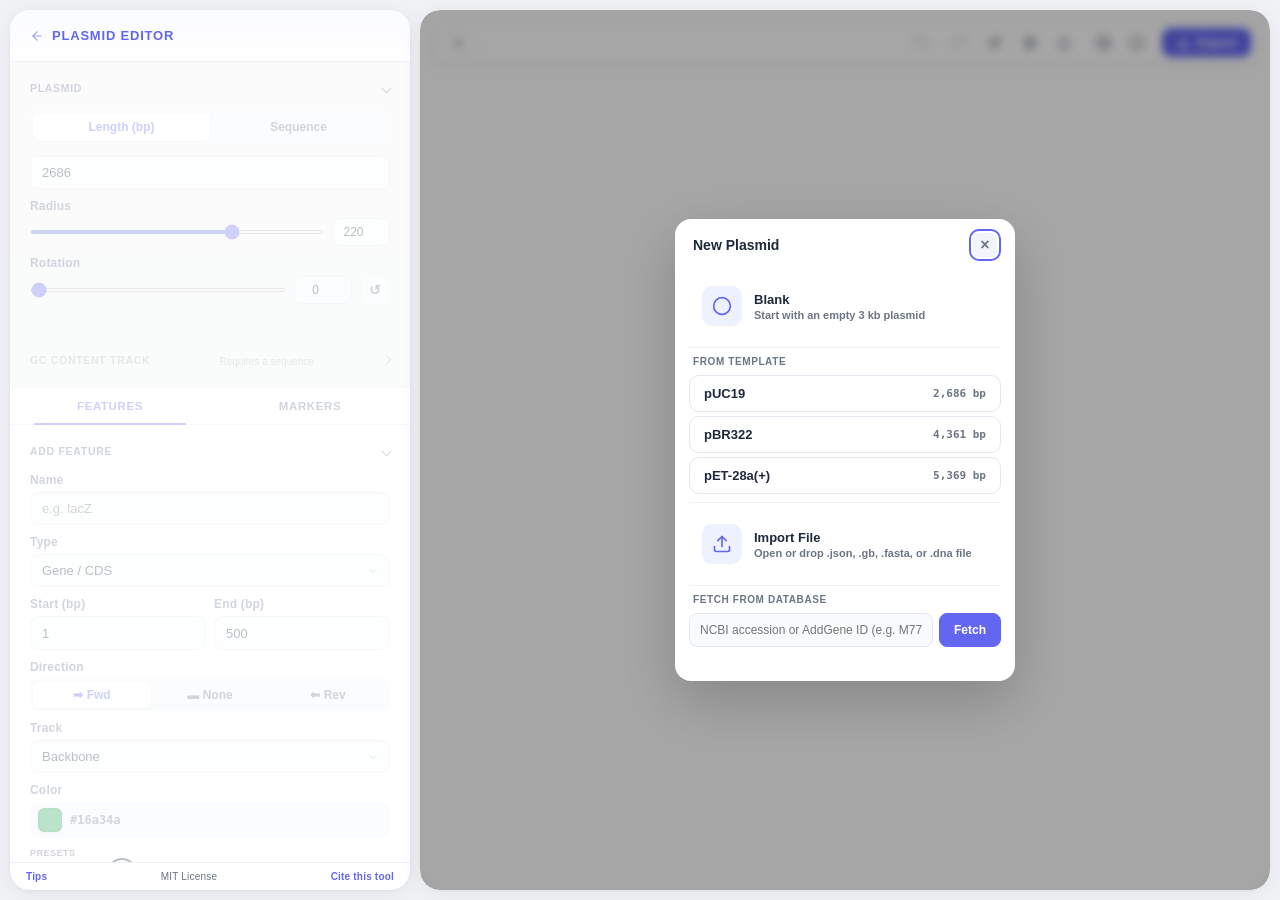
<file: app.html>
<!DOCTYPE html>
<html lang="en">
<head>
<meta charset="UTF-8">
<meta name="viewport" content="width=device-width, initial-scale=1.0">
<title>PlasmidStudio: Plasmid Map Editor</title>
<meta name="description" content="Interactive plasmid map editor. Design circular and linear vector maps, import GenBank files, and export publication-ready SVG, PNG, and PDF.">
<meta name="keywords" content="plasmid map editor, circular map, linear map, GenBank import, SVG export, molecular cloning, vector design">
<meta name="author" content="PlasmidStudio">
<meta name="theme-color" content="#6366f1">
<script>if(location.protocol!=='file:')document.head.insertAdjacentHTML('beforeend','<link rel="manifest" href="manifest.json">');</script>
<link rel="canonical" href="https://plasmidstudio.app/app.html">
<link rel="icon" href="data:image/svg+xml,<svg xmlns='http://www.w3.org/2000/svg' viewBox='0 0 28 28'><circle cx='14' cy='14' r='12' fill='none' stroke='%231a1917' stroke-width='2.5'/><path d='M8 14a6 6 0 0 1 12 0' fill='none' stroke='%231a1917' stroke-width='2.5' stroke-linecap='round'/><circle cx='14' cy='14' r='2.5' fill='%23c4451f'/></svg>">
<link rel="icon" type="image/png" sizes="32x32" href="icons/favicon-32.png">
<link rel="icon" type="image/png" sizes="192x192" href="icons/icon-192.png">
<link rel="apple-touch-icon" sizes="180x180" href="icons/apple-touch-icon.png">

<!-- Open Graph -->
<meta property="og:type" content="website">
<meta property="og:url" content="https://plasmidstudio.app/app.html">
<meta property="og:title" content="PlasmidStudio: Plasmid Map Editor">
<meta property="og:description" content="Interactive plasmid map editor. Design circular and linear vector maps, import GenBank files, and export publication-ready SVG, PNG, and PDF.">
<meta property="og:image" content="https://plasmidstudio.app/og-image.png">
<meta property="og:image:width" content="1200">
<meta property="og:image:height" content="630">
<meta property="og:site_name" content="PlasmidStudio">

<!-- Twitter Card -->
<meta name="twitter:card" content="summary_large_image">
<meta name="twitter:title" content="PlasmidStudio: Plasmid Map Editor">
<meta name="twitter:description" content="Interactive plasmid map editor. Design circular and linear vector maps, import GenBank files, and export publication-ready SVG, PNG, and PDF.">
<meta name="twitter:image" content="https://plasmidstudio.app/og-image.png">

<link rel="stylesheet" href="plasmid.css">

<!-- Structured Data -->
<script type="application/ld+json">
{
  "@context": "https://schema.org",
  "@type": "WebApplication",
  "name": "PlasmidStudio",
  "url": "https://plasmidstudio.app/app.html",
  "applicationCategory": "ScienceApplication",
  "operatingSystem": "Any (Web Browser)",
  "browserRequirements": "Requires a modern browser with SVG and ES6 support",
  "offers": {
    "@type": "Offer",
    "price": "0",
    "priceCurrency": "USD"
  },
  "description": "Interactive plasmid map editor. Design circular and linear vector maps, import GenBank files, and export publication-ready SVG, PNG, and PDF.",
  "screenshot": "https://plasmidstudio.app/og-image.png"
}
</script>
</head>
<body>
<div id="app-loader">
  <div class="loader-panel"></div>
  <div class="loader-map">
    <div class="loader-ring"></div>
  </div>
</div>
<main role="application">
<div id="panel" class="no-transitions">
  <h2><a href="index.html" class="panel-home" title="Back to home" aria-label="Back to home"><svg width="14" height="14" viewBox="0 0 24 24" fill="none" stroke="currentColor" stroke-width="2" stroke-linecap="round" stroke-linejoin="round"><path d="M19 12H5"/><path d="M12 19l-7-7 7-7"/></svg></a>Plasmid Editor<button id="panel-close" class="panel-close" aria-label="Close panel"><svg width="16" height="16" viewBox="0 0 24 24" fill="none" stroke="currentColor" stroke-width="2" stroke-linecap="round" stroke-linejoin="round"><path d="M18 6L6 18"/><path d="M6 6l12 12"/></svg></button></h2>

  <!-- Top: Plasmid settings + Add feature -->
  <div class="panel-top">
    <div class="section">
      <h3 class="collapsible" data-target="plasmid-body">Plasmid</h3>
      <div class="section-body" id="plasmid-body">
        <input type="hidden" id="plasmid-name" value="pUC19" maxlength="80">
        <div class="input-tabs" id="input-tabs">
          <button class="active" data-mode="length">Length (bp)</button>
          <button data-mode="sequence">Sequence</button>
        </div>
        <div id="mode-length" class="input-mode active">
          <input type="number" id="seq-length" value="2686" min="1" aria-label="Sequence length in base pairs">
        </div>
        <div id="mode-sequence" class="input-mode">
          <textarea id="seq-input" rows="4" placeholder="Paste ATCG sequence..." aria-label="DNA sequence"></textarea>
          <div id="seq-info" style="font-size:11px;color:var(--text-muted);margin-top:-6px;margin-bottom:8px"></div>
        </div>
        <label for="radius-slider">Radius</label>
        <div class="slider-num-row">
          <input type="range" id="radius-slider" min="80" max="280" value="220">
          <input type="number" id="radius-num" min="80" max="280" value="220" aria-label="Radius value">
        </div>
        <label for="rotation-slider">Rotation</label>
        <div class="slider-num-row">
          <input type="range" id="rotation-slider" min="0" max="359" value="0">
          <input type="number" id="rotation-num" min="0" max="359" value="0" aria-label="Rotation value">
          <button class="btn-reset-rotation" id="rotation-reset" title="Reset rotation">↺</button>
        </div>
        <div id="linear-opts" style="display:none">
          <label>Base pairs per row <span style="font-weight:400;color:var(--text-muted)">(0 = single row)</span></label>
          <input type="number" id="linear-bp-per-row" min="0" step="100" value="0" style="width:100%" aria-label="Base pairs per row">
        </div>
      </div>
    </div>

    <div class="section" id="gc-section">
      <h3 class="collapsible collapsed" data-target="gc-track-body">GC Content Track<span class="gc-disabled-hint" style="display:none">Requires a sequence</span></h3>
      <div class="section-body collapsed" id="gc-track-body">
        <div class="check-row">
          <input type="checkbox" id="gc-show">
          <label for="gc-show">Show GC track</label>
        </div>
        <label>Window size (bp)</label>
        <input type="number" id="gc-window" min="10" max="500" value="50">
        <div class="two-col">
          <div>
            <label>Height (px)</label>
            <input type="number" id="gc-height" min="10" max="80" value="30">
          </div>
          <div>
            <label>Opacity</label>
            <input type="number" id="gc-opacity" min="0" max="100" value="50">
          </div>
        </div>
        <div class="two-col">
          <div>
            <label>Above avg</label>
            <input type="color" id="gc-color-above" value="#22c55e">
          </div>
          <div>
            <label>Below avg</label>
            <input type="color" id="gc-color-below" value="#ef4444">
          </div>
        </div>
      </div>
    </div>
  </div>

  <!-- Bottom: Tabbed Features / Markers -->
  <div class="panel-bottom">
    <div class="panel-tabs" id="panel-tabs">
      <button class="active" data-tab="features-tab">Features</button>
      <button data-tab="markers-tab">Markers</button>
    </div>
    <div class="tab-pane active" id="features-tab">
      <div class="section" id="add-panel">
        <h3 class="collapsible" data-target="add-feature-body">Add Feature</h3>
        <div class="section-body" id="add-feature-body">
          <label>Name</label>
          <input type="text" id="f-name" placeholder="e.g. lacZ" maxlength="60">
          <label>Type</label>
          <select id="f-type">
            <option value="gene">Gene / CDS</option>
            <option value="promoter">Promoter</option>
            <option value="terminator">Terminator</option>
            <option value="origin">Origin of Replication</option>
            <option value="resistance">Resistance Marker</option>
            <option value="regulatory">Regulatory</option>
            <option value="primer">Primer Binding Site</option>
            <option value="misc">Misc Feature</option>
          </select>
          <div class="two-col">
            <div><label>Start (bp)</label><input type="number" id="f-start" min="1" value="1"></div>
            <div><label>End (bp)</label><input type="number" id="f-end" min="1" value="500"></div>
          </div>
          <label>Direction</label>
          <div class="dir-toggle" id="add-dir-toggle">
            <button class="active" data-dir="1">&#10145; Fwd</button>
            <button data-dir="0">&#9644; None</button>
            <button data-dir="-1">&#11013; Rev</button>
          </div>
          <label>Track</label>
          <select id="f-track">
            <option value="-2">Inner 2</option>
            <option value="-1">Inner 1</option>
            <option value="0" selected>Backbone</option>
            <option value="1">Outer 1</option>
            <option value="2">Outer 2</option>
          </select>
          <label>Color</label>
          <div class="color-row" id="color-picker"></div>
          <div id="add-error" class="error-msg" style="display:none"></div>
          <button class="btn-primary" id="add-feature-btn">Add Feature</button>
        </div>
      </div>
      <div id="feature-search-wrap" class="feature-search" style="display:none">
        <svg class="feature-search-icon" width="13" height="13" viewBox="0 0 24 24" fill="none" stroke="currentColor" stroke-width="2.5" stroke-linecap="round" stroke-linejoin="round"><circle cx="11" cy="11" r="7"/><path d="m21 21-4.3-4.3"/></svg>
        <input type="text" id="feature-search" placeholder="Filter features…" aria-label="Filter features">
        <button id="feature-search-clear" class="feature-search-clear" aria-label="Clear filter">&times;</button>
      </div>
      <div class="section">
        <ul id="feature-list" class="item-list" role="list" aria-label="Features"></ul>
      </div>
    </div>
    <div class="tab-pane" id="markers-tab">
      <div class="section" id="add-marker-panel">
        <h3 class="collapsible" data-target="add-marker-body">Add Marker</h3>
        <div class="section-body" id="add-marker-body">
          <label>Name</label>
          <input type="text" id="m-name" placeholder="e.g. EcoRI" maxlength="60">
          <div class="two-col">
            <div><label>Position (bp)</label><input type="number" id="m-pos" min="1" value="1"></div>
            <div><label>Color</label><input type="color" id="m-color" value="#dc2626"></div>
          </div>
          <div class="two-col">
            <div class="check-row"><input type="checkbox" id="m-outer" checked><label for="m-outer">Outer label</label></div>
            <div class="check-row"><input type="checkbox" id="m-inner" checked><label for="m-inner">Inner label</label></div>
          </div>
          <div id="add-marker-error" class="error-msg" style="display:none"></div>
          <button class="btn-primary" id="add-marker-btn">Add Marker</button>
          <div class="re-divider" id="re-divider" style="display:none"><span>or</span></div>
          <button class="btn-secondary" id="open-re-finder" style="display:none" title="Search for restriction enzyme cut sites in the sequence">
            <svg width="14" height="14" viewBox="0 0 24 24" fill="none" stroke="currentColor" stroke-width="2" stroke-linecap="round" stroke-linejoin="round" style="vertical-align:-2px;margin-right:4px"><circle cx="11" cy="11" r="8"/><path d="M21 21l-4.35-4.35"/></svg>Find Restriction Sites
          </button>
        </div>
      </div>
      <div class="section">
        <div id="marker-list-actions" class="list-actions" style="display:none">
          <button id="bulk-marker-btn" class="btn-sm btn-secondary" title="Style all markers at once"><svg width="12" height="12" viewBox="0 0 24 24" fill="none" stroke="currentColor" stroke-width="2.5" stroke-linecap="round" stroke-linejoin="round" style="vertical-align:-1px;margin-right:3px"><path d="M12 20h9"/><path d="M16.5 3.5a2.121 2.121 0 0 1 3 3L7 19l-4 1 1-4L16.5 3.5z"/></svg>Style all</button>
          <button id="bulk-re-btn" class="btn-sm btn-secondary" title="Style restriction enzyme markers only" style="display:none"><svg width="12" height="12" viewBox="0 0 24 24" fill="none" stroke="currentColor" stroke-width="2" stroke-linecap="round" stroke-linejoin="round" style="vertical-align:-1px;margin-right:3px"><circle cx="6" cy="6" r="3"/><circle cx="6" cy="18" r="3"/><line x1="20" y1="4" x2="8.12" y2="15.88"/><line x1="14.47" y1="14.48" x2="20" y2="20"/><line x1="8.12" y1="8.12" x2="12" y2="12"/></svg>Style RE</button>
        </div>
        <ul id="marker-list" class="item-list" role="list" aria-label="Markers"></ul>
      </div>
    </div>
  </div>
  <!-- Restriction Enzyme Finder (inline panel) -->
  <div id="re-panel" class="re-panel" style="display:none">
    <div class="re-panel-header">
      <button id="re-panel-back" class="re-panel-back" aria-label="Back">
        <svg width="14" height="14" viewBox="0 0 24 24" fill="none" stroke="currentColor" stroke-width="2" stroke-linecap="round" stroke-linejoin="round"><path d="M19 12H5"/><path d="M12 19l-7-7 7-7"/></svg>
      </button>
      <span>Restriction Sites</span>
    </div>
    <div class="re-controls">
      <input type="text" id="re-search" placeholder="Search enzyme name or sequence..." autocomplete="off" spellcheck="false">
      <div class="re-filter-row">
        <label for="re-cut-filter">Filter</label>
        <select id="re-cut-filter">
          <option value="all">All enzymes</option>
          <option value="0">No cuts</option>
          <option value="1">Single cutters</option>
          <option value="2">Double cutters</option>
          <option value="3">≤ 3 cuts</option>
          <option value="6">≤ 6 cuts</option>
        </select>
        <button class="btn-sm re-add-selected" id="re-add-selected" disabled>Add selected</button>
      </div>
    </div>
    <div class="re-table-wrap">
      <table class="re-table">
        <thead>
          <tr>
            <th class="re-th-check"><input type="checkbox" id="re-select-all" aria-label="Select all"></th>
            <th>Enzyme</th>
            <th>Recognition</th>
            <th>Overhang</th>
            <th>Cuts</th>
            <th>Cut sites</th>
            <th></th>
          </tr>
        </thead>
        <tbody id="re-results"></tbody>
      </table>
      <div id="re-empty" class="re-empty" style="display:none">No enzymes match your search.</div>
    </div>
    <div class="re-footer">
      <span id="re-summary">0 enzymes shown</span>
    </div>
  </div>
  <div class="panel-footer">
    <button id="tips-toggle">Tips</button>
    <span class="footer-sep">&middot;</span>
    <span>MIT License</span>
    <span class="footer-sep">&middot;</span>
    <button id="panel-cite-link">Cite this tool</button>
    <div id="tips-card" class="tips-card" role="dialog" aria-label="Tips">
      <div class="popover-header">
        <span id="tips-counter">1 / 13</span>
        <button id="tips-dismiss" aria-label="Close">&times;</button>
      </div>
      <div class="tips-body">
        <div id="tips-title" class="tips-title"></div>
        <div id="tips-text" class="tips-text"></div>
      </div>
      <div class="tips-nav">
        <button id="tips-prev" aria-label="Previous tip">&larr;</button>
        <button id="tips-next" aria-label="Next tip">&rarr;</button>
      </div>
    </div>
  </div>
</div>
<div id="panel-overlay" class="panel-overlay"></div>
<div id="map-container">
  <div id="map-drop-overlay" class="map-drop-overlay">
    <svg width="32" height="32" viewBox="0 0 24 24" fill="none" stroke="currentColor" stroke-width="1.5" stroke-linecap="round" stroke-linejoin="round"><path d="M21 15v4a2 2 0 0 1-2 2H5a2 2 0 0 1-2-2v-4"/><polyline points="7 10 12 15 17 10"/><line x1="12" y1="15" x2="12" y2="3"/></svg>
    <span>Drop file to import</span>
  </div>
  <button id="panel-toggle" class="panel-toggle" aria-label="Toggle panel">
    <svg width="18" height="18" viewBox="0 0 24 24" fill="none" stroke="currentColor" stroke-width="2" stroke-linecap="round" stroke-linejoin="round"><line x1="3" y1="6" x2="21" y2="6"/><line x1="3" y1="12" x2="21" y2="12"/><line x1="3" y1="18" x2="21" y2="18"/></svg>
  </button>
  <div class="empty-state-overlay">
    <svg width="80" height="80" viewBox="0 0 80 80" fill="none" aria-hidden="true">
      <circle cx="40" cy="40" r="28" stroke="var(--border-light, #d1d5db)" stroke-width="4"/>
      <path d="M40 12a28 28 0 0 1 24.2 14" stroke="var(--accent, #6366f1)" stroke-width="4" stroke-linecap="round"/>
    </svg>
    <p>No plasmids open</p>
    <button class="empty-state-btn" id="empty-new-btn">+ New Plasmid</button>
    <p class="empty-state-hint">or drag &amp; drop a file anywhere</p>
  </div>
  <div id="toolbar">
    <button id="tab-scroll-left" class="tab-scroll-btn" aria-label="Scroll tabs left" style="display:none"><svg width="10" height="10" viewBox="0 0 10 10" fill="none" stroke="currentColor" stroke-width="1.5" stroke-linecap="round" stroke-linejoin="round"><polyline points="6.5 1.5 3 5 6.5 8.5"/></svg></button>
    <div id="tab-list"></div>
    <button id="tab-scroll-right" class="tab-scroll-btn" aria-label="Scroll tabs right" style="display:none"><svg width="10" height="10" viewBox="0 0 10 10" fill="none" stroke="currentColor" stroke-width="1.5" stroke-linecap="round" stroke-linejoin="round"><polyline points="3.5 1.5 7 5 3.5 8.5"/></svg></button>
    <button id="tab-add" title="New plasmid" aria-label="New plasmid">+</button>
    <div class="toolbar-spacer"></div>
    <button id="toolbar-bp" class="toolbar-bp" title="Plasmid statistics" aria-label="Plasmid statistics" aria-haspopup="true"></button>
    <div class="toolbar-divider"></div>
    <button class="toolbar-btn" id="toolbar-undo" title="Undo (Ctrl+Z)" aria-label="Undo" disabled>
      <svg xmlns="http://www.w3.org/2000/svg" width="16" height="16" viewBox="0 0 24 24" fill="none" stroke="currentColor" stroke-width="2" stroke-linecap="round" stroke-linejoin="round"><polyline points="1 4 1 10 7 10"></polyline><path d="M3.51 15a9 9 0 1 0 2.13-9.36L1 10"></path></svg>
    </button>
    <button class="toolbar-btn" id="toolbar-redo" title="Redo (Ctrl+Shift+Z)" aria-label="Redo" disabled>
      <svg xmlns="http://www.w3.org/2000/svg" width="16" height="16" viewBox="0 0 24 24" fill="none" stroke="currentColor" stroke-width="2" stroke-linecap="round" stroke-linejoin="round"><polyline points="23 4 23 10 17 10"></polyline><path d="M20.49 15a9 9 0 1 1-2.13-9.36L23 10"></path></svg>
    </button>
    <div class="toolbar-divider"></div>
    <button class="toolbar-btn" id="toolbar-view-toggle" title="Toggle circular / linear view (L)" aria-label="Toggle circular or linear view">
      <svg xmlns="http://www.w3.org/2000/svg" width="16" height="16" viewBox="0 0 24 24" fill="none" stroke="currentColor" stroke-width="2" stroke-linecap="round" stroke-linejoin="round"><line x1="3" y1="6" x2="21" y2="6"/><line x1="3" y1="12" x2="17" y2="12"/><line x1="3" y1="18" x2="14" y2="18"/></svg>
    </button>
    <button class="toolbar-btn" id="toolbar-pan-toggle" title="Toggle zoom & pan mode" aria-label="Toggle zoom and pan">
      <svg xmlns="http://www.w3.org/2000/svg" width="16" height="16" viewBox="0 0 24 24" fill="none" stroke="currentColor" stroke-width="2" stroke-linecap="round" stroke-linejoin="round"><path d="M5 9l-3 3 3 3"/><path d="M9 5l3-3 3 3"/><path d="M15 19l-3 3-3-3"/><path d="M19 9l3 3-3 3"/><line x1="2" y1="12" x2="22" y2="12"/><line x1="12" y1="2" x2="12" y2="22"/></svg>
    </button>
    <button class="toolbar-btn" id="toolbar-pan-reset" title="Reset zoom & pan" aria-label="Reset zoom and pan" style="display:none">
      <svg xmlns="http://www.w3.org/2000/svg" width="16" height="16" viewBox="0 0 24 24" fill="none" stroke="currentColor" stroke-width="2" stroke-linecap="round" stroke-linejoin="round"><path d="M3.51 9a9 9 0 0 1 14.85-3.36L23 10"/><polyline points="23 4 23 10 17 10"/><path d="M20.49 15a9 9 0 0 1-14.85 3.36L1 14"/><polyline points="1 20 1 14 7 14"/></svg>
    </button>
    <span class="toolbar-overflow-items">
    <button class="toolbar-btn" id="open-style-themes" title="Feature Styles" aria-label="Feature style themes">
      <svg xmlns="http://www.w3.org/2000/svg" width="16" height="16" viewBox="0 0 24 24" fill="none" stroke="currentColor" stroke-width="2" stroke-linecap="round" stroke-linejoin="round"><path d="M12 2.69l5.66 5.66a8 8 0 1 1-11.31 0z"/></svg>
    </button>
    <div class="toolbar-divider"></div>
    <button class="toolbar-btn" id="toolbar-theme" title="Theme" aria-label="Change theme" aria-haspopup="true">
      <svg xmlns="http://www.w3.org/2000/svg" width="16" height="16" viewBox="0 0 24 24" fill="none" stroke="currentColor" stroke-width="2" stroke-linecap="round" stroke-linejoin="round"><circle cx="12" cy="12" r="9"/><path d="M12 3a9 9 0 0 1 0 18" fill="currentColor" opacity=".25"/><line x1="12" y1="1" x2="12" y2="3"/><line x1="12" y1="21" x2="12" y2="23"/><line x1="4.22" y1="4.22" x2="5.64" y2="5.64"/><line x1="18.36" y1="18.36" x2="19.78" y2="19.78"/><line x1="1" y1="12" x2="3" y2="12"/><line x1="21" y1="12" x2="23" y2="12"/></svg>
    </button>
    <button class="toolbar-btn" id="toolbar-info" title="Information" aria-label="About PlasmidStudio" aria-haspopup="true">
      <svg xmlns="http://www.w3.org/2000/svg" width="16" height="16" viewBox="0 0 24 24" fill="none" stroke="currentColor" stroke-width="2" stroke-linecap="round" stroke-linejoin="round"><circle cx="12" cy="12" r="10"></circle><line x1="12" y1="16" x2="12" y2="12"></line><line x1="12" y1="8" x2="12.01" y2="8"></line></svg>
    </button>
    </span>
    <button class="toolbar-btn" id="toolbar-overflow-btn" title="More" aria-label="More options" aria-haspopup="true">
      <svg width="16" height="16" viewBox="0 0 24 24" fill="currentColor"><circle cx="12" cy="5" r="2"/><circle cx="12" cy="12" r="2"/><circle cx="12" cy="19" r="2"/></svg>
    </button>
    <div class="toolbar-overflow-menu" id="toolbar-overflow-menu"></div>
    <div class="toolbar-divider"></div>
    <button id="export-fab" title="Export" aria-label="Export" aria-haspopup="true">
      <svg width="20" height="20" viewBox="0 0 24 24" fill="none" stroke="currentColor" stroke-width="2" stroke-linecap="round" stroke-linejoin="round"><path d="M21 15v4a2 2 0 0 1-2 2H5a2 2 0 0 1-2-2v-4"/><polyline points="7 10 12 15 17 10"/><line x1="12" y1="15" x2="12" y2="3"/></svg>
      <span>Export</span>
    </button>
  </div>
  <div id="plasmid-stats-popover" class="popover stats-popover" role="dialog" aria-label="Plasmid Statistics" style="display:none">
    <div class="popover-header"><span>Plasmid Statistics</span><button id="stats-close" aria-label="Close">&times;</button></div>
    <div class="popover-body" id="stats-body"></div>
  </div>
  <div id="theme-popover" role="dialog" aria-label="Theme selector">
    <div class="popover-header">
      <span>Theme</span>
      <button id="theme-close" aria-label="Close">&times;</button>
    </div>
    <div class="theme-popover-body">
      <div class="theme-group-label">Light</div>
      <button class="theme-option active" data-pick-theme="light">
        <span class="theme-preview" style="background:#f0f2f5">
          <span class="tp-card" style="background:#ffffff">
            <span class="tp-accent" style="background:#6366f1"></span>
            <span class="tp-line" style="background:#1e293b"></span>
            <span class="tp-line short" style="background:#94a3b8"></span>
          </span>
        </span>
        <span class="theme-label">Light</span>
      </button>
      <button class="theme-option" data-pick-theme="solarized">
        <span class="theme-preview" style="background:#eee8d5">
          <span class="tp-card" style="background:#fdf6e3">
            <span class="tp-accent" style="background:#268bd2"></span>
            <span class="tp-line" style="background:#002b36"></span>
            <span class="tp-line short" style="background:#93a1a1"></span>
          </span>
        </span>
        <span class="theme-label">Solarized</span>
      </button>
      <button class="theme-option" data-pick-theme="nature">
        <span class="theme-preview" style="background:#ecf5ec">
          <span class="tp-card" style="background:#f8fcf8">
            <span class="tp-accent" style="background:#16a34a"></span>
            <span class="tp-line" style="background:#14532d"></span>
            <span class="tp-line short" style="background:#86a892"></span>
          </span>
        </span>
        <span class="theme-label">Nature</span>
      </button>
      <button class="theme-option" data-pick-theme="rose">
        <span class="theme-preview" style="background:#f8f0f3">
          <span class="tp-card" style="background:#fffbfc">
            <span class="tp-accent" style="background:#e11d48"></span>
            <span class="tp-line" style="background:#1c1017"></span>
            <span class="tp-line short" style="background:#a8929c"></span>
          </span>
        </span>
        <span class="theme-label">Rose</span>
      </button>
      <button class="theme-option" data-pick-theme="lavender">
        <span class="theme-preview" style="background:#f0ecf9">
          <span class="tp-card" style="background:#faf8ff">
            <span class="tp-accent" style="background:#7c3aed"></span>
            <span class="tp-line" style="background:#2e1065"></span>
            <span class="tp-line short" style="background:#a393bf"></span>
          </span>
        </span>
        <span class="theme-label">Lavender</span>
      </button>
      <div class="theme-group-label">Dark</div>
      <button class="theme-option" data-pick-theme="dark">
        <span class="theme-preview" style="background:#0f172a">
          <span class="tp-card" style="background:#1e293b">
            <span class="tp-accent" style="background:#818cf8"></span>
            <span class="tp-line" style="background:#f1f5f9"></span>
            <span class="tp-line short" style="background:#64748b"></span>
          </span>
        </span>
        <span class="theme-label">Dark</span>
      </button>
      <button class="theme-option" data-pick-theme="midnight">
        <span class="theme-preview" style="background:#020617">
          <span class="tp-card" style="background:#0c1222">
            <span class="tp-accent" style="background:#38bdf8"></span>
            <span class="tp-line" style="background:#e0f2fe"></span>
            <span class="tp-line short" style="background:#38bdf8"></span>
          </span>
        </span>
        <span class="theme-label">Midnight</span>
      </button>
      <button class="theme-option" data-pick-theme="dracula">
        <span class="theme-preview" style="background:#1e1f29">
          <span class="tp-card" style="background:#282a36">
            <span class="tp-accent" style="background:#bd93f9"></span>
            <span class="tp-line" style="background:#f8f8f2"></span>
            <span class="tp-line short" style="background:#6272a4"></span>
          </span>
        </span>
        <span class="theme-label">Dracula</span>
      </button>
      <button class="theme-option" data-pick-theme="nord">
        <span class="theme-preview" style="background:#242933">
          <span class="tp-card" style="background:#2e3440">
            <span class="tp-accent" style="background:#88c0d0"></span>
            <span class="tp-line" style="background:#eceff4"></span>
            <span class="tp-line short" style="background:#7b88a1"></span>
          </span>
        </span>
        <span class="theme-label">Nord</span>
      </button>
      <button class="theme-option" data-pick-theme="catppuccin">
        <span class="theme-preview" style="background:#11111b">
          <span class="tp-card" style="background:#1e1e2e">
            <span class="tp-accent" style="background:#cba6f7"></span>
            <span class="tp-line" style="background:#cdd6f4"></span>
            <span class="tp-line short" style="background:#6c7086"></span>
          </span>
        </span>
        <span class="theme-label">Catppuccin</span>
      </button>
    </div>
  </div>
  <div id="info-popover" role="dialog" aria-label="About PlasmidStudio">
    <div class="popover-header">
      <span>About</span>
      <button id="info-close" aria-label="Close">&times;</button>
    </div>
    <div class="info-body">
      <div class="info-logo">&#x1F9EC;</div>
      <div class="info-title">PlasmidStudio</div>
      <div class="info-version">v1.0.0</div>
      <div class="info-desc">Interactive plasmid map editor. Build, annotate, and export publication-ready vector maps in your browser.</div>
      <hr>
      <div class="info-row"><span class="info-label">Author</span><span><a href="mailto:contact@plasmidstudio.app" style="color:var(--accent);text-decoration:none">Christopher Acatay</a></span></div>
      <div class="info-row"><span class="info-label">License</span><span>MIT, free for any use</span></div>
      <hr>
      <div class="info-notice">
        <strong>Free to use.</strong> PlasmidStudio is open-source under the MIT license. All generated figures may be used freely in publications, presentations, theses, and commercial work without restriction or fee.
      </div>
      <hr>
      <div class="info-shortcuts-title">How to Cite</div>
      <div class="info-cite">
        Acatay, C. (2026). PlasmidStudio: an interactive plasmid map editor. Available at <a href="https://plasmidstudio.app" target="_blank">plasmidstudio.app</a>
      </div>
      <button class="info-copy-cite" id="copy-citation" title="Copy citation to clipboard">Copy citation</button>
      <hr>
      <div class="info-shortcuts-title info-collapsible collapsed" id="shortcuts-toggle">Keyboard Shortcuts <svg width="10" height="10" viewBox="0 0 24 24" fill="none" stroke="currentColor" stroke-width="2.5" stroke-linecap="round" stroke-linejoin="round"><polyline points="6 9 12 15 18 9"/></svg></div>
      <div class="info-shortcuts-body collapsed" id="shortcuts-body">
        <div class="info-shortcut"><span class="shortcut-keys"><kbd>Ctrl</kbd>+<kbd>Z</kbd></span><span class="shortcut-desc">Undo</span></div>
        <div class="info-shortcut"><span class="shortcut-keys"><kbd>Ctrl</kbd>+<kbd>Shift</kbd>+<kbd>Z</kbd></span><span class="shortcut-desc">Redo</span></div>
        <div class="info-shortcut"><span class="shortcut-keys"><kbd>Ctrl</kbd>+<kbd>Y</kbd></span><span class="shortcut-desc">Redo</span></div>
        <div class="info-shortcut"><span class="shortcut-keys"><kbd>Ctrl</kbd>+<kbd>S</kbd></span><span class="shortcut-desc">Export</span></div>
        <div class="info-shortcut"><span class="shortcut-keys"><kbd>Escape</kbd></span><span class="shortcut-desc">Deselect / close popover</span></div>
        <div class="info-shortcut"><span class="shortcut-keys"><kbd>Delete</kbd></span><span class="shortcut-desc">Delete selected</span></div>
        <div class="info-shortcut"><span class="shortcut-keys"><kbd>+</kbd> / <kbd>-</kbd></span><span class="shortcut-desc">Move feature to outer / inner ring</span></div>
        <div class="info-shortcut"><span class="shortcut-keys"><kbd>L</kbd></span><span class="shortcut-desc">Toggle circular / linear view</span></div>
        <div class="info-shortcut"><span class="shortcut-keys"><kbd>R</kbd></span><span class="shortcut-desc">Reset map rotation</span></div>
        <div class="info-shortcut"><span class="shortcut-keys"><kbd>↑</kbd> / <kbd>↓</kbd></span><span class="shortcut-desc">Navigate feature / marker list</span></div>
        <div class="info-shortcut"><span class="shortcut-keys"><kbd>Tab</kbd></span><span class="shortcut-desc">Switch between features and markers</span></div>
        <div class="info-shortcut"><span class="shortcut-keys"><kbd>Enter</kbd></span><span class="shortcut-desc">Select / deselect focused item</span></div>
        <div class="info-shortcut"><span class="shortcut-keys"><kbd>Space</kbd></span><span class="shortcut-desc">Toggle visibility of focused item</span></div>
      </div>
      <hr>
      <button id="reset-onboarding" class="info-reset-onboarding">
        <svg width="14" height="14" viewBox="0 0 24 24" fill="none" stroke="currentColor" stroke-width="2" stroke-linecap="round" stroke-linejoin="round"><path d="M1 4v6h6"/><path d="M3.51 15a9 9 0 1 0 2.13-9.36L1 10"/></svg>
        Reset onboarding tips
      </button>
      <hr>
      <div style="display:flex;gap:16px;font-size:12px">
        <a href="impressum.html" target="_blank" style="color:var(--text-muted)">Impressum</a>
        <a href="datenschutz.html" target="_blank" style="color:var(--text-muted)">Datenschutz</a>
      </div>
    </div>
  </div>
  <svg id="plasmid-svg" width="900" height="900" viewBox="0 0 900 900" role="img" aria-label="Plasmid map"></svg>
  <svg id="linear-svg" class="linear-svg" style="display:none"></svg>
  <div id="center-edit-popover" class="popover-menu">
    <div class="popover-header">
      <span>Center Label</span>
      <button id="cep-close" aria-label="Close">&times;</button>
    </div>
    <div class="popover-body">
      <div class="two-col">
        <div class="check-row"><input type="checkbox" id="cep-show-name" checked><label for="cep-show-name">Show name</label></div>
        <div class="check-row"><input type="checkbox" id="cep-show-length" checked><label for="cep-show-length">Show length</label></div>
      </div>
      <label>Length format</label>
      <select id="cep-length-format">
        <option value="auto">Auto (2.7 kb)</option>
        <option value="bp">Base pairs (2686 bp)</option>
        <option value="kb1">Kilobases (2.7 kb)</option>
        <option value="kb0">Kilobases integer (3 kb)</option>
      </select>
      <hr style="border:none;border-top:1px solid var(--border-light);margin:8px 0">
      <label>Name</label>
      <input type="text" id="cep-name">
      <div class="two-col">
        <div>
          <label>Name size</label>
          <input type="number" id="cep-name-size" min="8" max="36" value="16">
        </div>
        <div>
          <label>Color</label>
          <input type="color" id="cep-name-color" value="#1e293b">
        </div>
      </div>
      <label>Name font</label>
      <select id="cep-name-font">
        <option value="sans-serif">Sans-serif</option>
        <option value="serif">Serif</option>
        <option value="monospace">Monospace</option>
        <option value="Arial">Arial</option>
        <option value="Georgia">Georgia</option>
        <option value="Helvetica">Helvetica</option>
        <option value="Times New Roman">Times New Roman</option>
        <option value="Courier New">Courier New</option>
      </select>
      <hr style="border:none;border-top:1px solid var(--border-light);margin:8px 0">
      <div class="two-col">
        <div>
          <label>Length size</label>
          <input type="number" id="cep-len-size" min="8" max="30" value="13">
        </div>
        <div>
          <label>Color</label>
          <input type="color" id="cep-len-color" value="#64748b">
        </div>
      </div>
      <label>Length font</label>
      <select id="cep-len-font">
        <option value="sans-serif">Sans-serif</option>
        <option value="serif">Serif</option>
        <option value="monospace">Monospace</option>
        <option value="Arial">Arial</option>
        <option value="Georgia">Georgia</option>
        <option value="Helvetica">Helvetica</option>
        <option value="Times New Roman">Times New Roman</option>
        <option value="Courier New">Courier New</option>
      </select>
    </div>
  </div>
  <div id="tooltip" role="tooltip">
    <div class="tt-name"></div>
    <div class="tt-meta"></div>
    <div class="tt-range"></div>
    <div class="tt-seq"></div>
    <div class="tt-protein"></div>
    <div class="tt-actions">
      <button data-action="copy-seq">Copy Sequence</button>
      <button data-action="copy-comp">Copy Complement</button>
      <button data-action="copy-revcomp">Copy Rev. Complement</button>
      <button data-action="copy-fasta">Copy as FASTA</button>
      <button data-action="copy-protein">Copy Protein</button>
      <button data-action="copy-name">Copy Name</button>
      <button data-action="copy-range">Copy Range</button>
      <hr>
      <button data-action="duplicate">Duplicate</button>
      <button data-action="toggle-vis">Hide</button>
      <button data-action="delete" class="tt-action-danger">Delete</button>
    </div>
  </div>



  <!-- Backbone context menu -->
  <div id="bb-ctx-menu" class="popover-menu">
    <div class="popover-header">
      <span>Backbone</span>
      <button id="bb-ctx-close" aria-label="Close">&times;</button>
    </div>
    <div class="popover-body">
      <label>Track width</label>
      <div class="slider-num-row">
        <input type="range" id="bb-width" min="6" max="60" value="28">
        <input type="number" id="bb-width-num" min="6" max="60" value="28">
      </div>
      <div class="two-col">
        <div><label>Fill</label><input type="color" id="bb-fill" value="#e2e8f0"></div>
        <div><label>Edge</label><input type="color" id="bb-edge" value="#cbd5e1"></div>
      </div>
      <label>Edge width</label>
      <div class="slider-num-row">
        <input type="range" id="bb-edge-width" min="0" max="4" step="0.5" value="1" list="ticks-0-4">
        <input type="number" id="bb-edge-width-num" min="0" max="4" step="0.5" value="1">
      </div>
      <label>Opacity</label>
      <div class="slider-num-row">
        <input type="range" id="bb-opacity" min="0" max="100" step="5" value="100" list="ticks-opacity">
        <input type="number" id="bb-opacity-num" min="0" max="100" step="5" value="100">
      </div>
      <!-- Linear-only tick & label controls -->
      <div id="bb-lin-tick-section" style="display:none">
        <hr class="bulk-divider">
        <div class="check-row">
          <input type="checkbox" id="bb-lin-tick-show" checked>
          <label for="bb-lin-tick-show">Tick marks</label>
        </div>
        <label>Interval (bp) <span class="hint">0 = auto</span></label>
        <input type="number" id="bb-lin-tick-interval" min="0" value="0" placeholder="Auto">
        <label>Width</label>
        <div class="slider-num-row">
          <input type="range" id="bb-lin-tick-width" min="0.5" max="4" step="0.5" value="1">
          <input type="number" id="bb-lin-tick-width-num" min="0.5" max="4" step="0.5" value="1">
        </div>
        <label>Color</label>
        <input type="color" id="bb-lin-tick-color" value="#94a3b8">
        <div class="check-row">
          <input type="checkbox" id="bb-lin-minor-show" checked>
          <label for="bb-lin-minor-show">Minor ticks</label>
        </div>
        <hr class="bulk-divider">
        <div class="check-row">
          <input type="checkbox" id="bb-lin-label-show" checked>
          <label for="bb-lin-label-show">Labels</label>
        </div>
        <label>Label format</label>
        <div class="dir-toggle" id="bb-lin-label-format">
          <button class="active" data-fmt="short">2.5k</button>
          <button data-fmt="full">2500</button>
        </div>
        <label>Label size</label>
        <div class="slider-num-row">
          <input type="range" id="bb-lin-label-size" min="6" max="16" value="9">
          <input type="number" id="bb-lin-label-size-num" min="6" max="16" value="9">
        </div>
        <label>Label color</label>
        <input type="color" id="bb-lin-label-color" value="#64748b">
      </div>
    </div>
  </div>

  <!-- Ring style context menu -->
  <div id="ring-ctx-menu" class="popover-menu">
    <div class="popover-header">
      <span id="ring-ctx-title">Ring</span>
      <button id="ring-ctx-close" aria-label="Close">&times;</button>
    </div>
    <div class="popover-body">
      <label>Track width</label>
      <div class="slider-num-row">
        <input type="range" id="ring-width" min="6" max="60" value="24">
        <input type="number" id="ring-width-num" min="6" max="60" value="24">
      </div>
      <div class="two-col">
        <div><label>Fill</label><input type="color" id="ring-fill" value="#e2e8f0"></div>
        <div><label>Edge</label><input type="color" id="ring-edge" value="#cbd5e1"></div>
      </div>
      <label>Edge width</label>
      <div class="slider-num-row">
        <input type="range" id="ring-edge-width" min="0" max="4" step="0.5" value="1" list="ticks-0-4">
        <input type="number" id="ring-edge-width-num" min="0" max="4" step="0.5" value="1">
      </div>
      <label>Opacity</label>
      <div class="slider-num-row">
        <input type="range" id="ring-opacity" min="0" max="100" step="5" value="40" list="ticks-opacity">
        <input type="number" id="ring-opacity-num" min="0" max="100" step="5" value="40">
      </div>
      <button id="ring-reset-style" class="btn-reset-rotation" style="width:100%;height:auto;padding:6px;font-size:11px;margin-top:6px">Reset to backbone style</button>
    </div>
  </div>

  <!-- Tick context menu -->
  <div id="tick-ctx-menu" class="popover-menu">
    <div class="popover-header">
      <span>Tick Marks</span>
      <button id="tick-ctx-close" aria-label="Close">&times;</button>
    </div>
    <div class="popover-tabs" id="tick-ctx-tabs">
      <button class="active" data-tick-tab="tick-major-tab">Major</button>
      <button data-tick-tab="tick-minor-tab">Minor</button>
    </div>
    <div class="popover-tab-pane active" id="tick-major-tab">
      <div class="check-row">
        <input type="checkbox" id="tick-major-show" checked>
        <label for="tick-major-show">Enable major ticks</label>
      </div>
      <label>Direction</label>
      <select id="tick-major-direction">
        <option value="out">Outward</option>
        <option value="in">Inward</option>
        <option value="both">Centered</option>
        <option value="outandin">Both (outside &amp; inside)</option>
      </select>
      <label>Interval (bp) <span class="hint">0 = auto</span></label>
      <input type="number" id="tick-major-interval" min="0" value="0" placeholder="Auto">
      <label>Length</label>
      <div class="slider-num-row">
        <input type="range" id="tick-major-len" min="2" max="20" value="8">
        <input type="number" id="tick-major-len-num" min="2" max="20" value="8">
      </div>
      <label>Width</label>
      <div class="slider-num-row">
        <input type="range" id="tick-major-width" min="0.5" max="4" step="0.5" value="1.5" list="ticks-05-4">
        <input type="number" id="tick-major-width-num" min="0.5" max="4" step="0.5" value="1.5">
      </div>
      <div class="two-col">
        <div>
          <label>Color</label>
          <input type="color" id="tick-major-color" value="#94a3b8">
        </div>
        <div>
          <label>Label color</label>
          <input type="color" id="tick-label-color" value="#64748b">
        </div>
      </div>
      <div class="check-row">
        <input type="checkbox" id="tick-major-labels" checked>
        <label for="tick-major-labels">Show labels</label>
      </div>
      <label>Label format</label>
      <div class="dir-toggle" id="tick-label-format">
        <button class="active" data-fmt="short">2.5k</button>
        <button data-fmt="full">2500</button>
      </div>
      <label>Label size</label>
      <div class="slider-num-row">
        <input type="range" id="tick-label-size" min="6" max="16" value="10">
        <input type="number" id="tick-label-size-num" min="6" max="16" value="10">
      </div>
    </div>
    <div class="popover-tab-pane" id="tick-minor-tab">
      <div class="check-row">
        <input type="checkbox" id="tick-minor-show" checked>
        <label for="tick-minor-show">Enable minor ticks</label>
      </div>
      <label>Direction</label>
      <select id="tick-minor-direction">
        <option value="out">Outward</option>
        <option value="in">Inward</option>
        <option value="both">Centered</option>
        <option value="outandin">Both (outside &amp; inside)</option>
      </select>
      <label>Interval (bp) <span class="hint">0 = auto</span></label>
      <input type="number" id="tick-minor-interval" min="0" value="0" placeholder="Auto">
      <label>Length</label>
      <div class="slider-num-row">
        <input type="range" id="tick-minor-len" min="1" max="14" value="4">
        <input type="number" id="tick-minor-len-num" min="1" max="14" value="4">
      </div>
      <label>Width</label>
      <div class="slider-num-row">
        <input type="range" id="tick-minor-width" min="0.5" max="3" step="0.5" value="1" list="ticks-05-3">
        <input type="number" id="tick-minor-width-num" min="0.5" max="3" step="0.5" value="1">
      </div>
      <div class="two-col">
        <div>
          <label>Color</label>
          <input type="color" id="tick-minor-color" value="#cbd5e1">
        </div>
        <div>
          <label>Label color</label>
          <input type="color" id="tick-minor-label-color" value="#94a3b8">
        </div>
      </div>
      <div class="check-row">
        <input type="checkbox" id="tick-minor-labels">
        <label for="tick-minor-labels">Show labels</label>
      </div>
    </div>
  </div>

  <!-- Export popover (its trigger now lives in the toolbar) -->
  <div id="export-popover" role="dialog" aria-label="Export options">
    <div class="popover-header">
      <span>Export</span>
      <button id="export-close" aria-label="Close">&times;</button>
    </div>
    <div class="export-body">
      <button class="export-option" id="export-svg-btn">
        <div class="export-icon">SVG</div>
        <div class="export-detail">
          <div class="export-title">Vector (SVG)</div>
          <div class="export-desc">Transparent background, scalable</div>
        </div>
      </button>
      <hr>
      <button class="export-option" id="export-png-btn">
        <div class="export-icon">PNG</div>
        <div class="export-detail">
          <div class="export-title">Raster (PNG)</div>
          <div class="export-desc">Bitmap image for documents</div>
        </div>
      </button>
      <div class="export-png-opts">
        <div class="check-row">
          <input type="checkbox" id="png-bg" checked>
          <label for="png-bg">White background</label>
        </div>
        <label>Scale</label>
        <select id="png-scale">
          <option value="1">1× (900px)</option>
          <option value="2" selected>2× (1800px)</option>
          <option value="3">3× (2700px)</option>
          <option value="4">4× (3600px)</option>
        </select>
      </div>
      <hr>
      <button class="export-option" id="export-pdf-btn">
        <div class="export-icon">PDF</div>
        <div class="export-detail">
          <div class="export-title">Document (PDF)</div>
          <div class="export-desc">Vector-quality for publications</div>
        </div>
      </button>
      <div class="export-pdf-opts">
        <label>Page size</label>
        <select id="pdf-page-size">
          <option value="letter">Letter (8.5 × 11 in)</option>
          <option value="a4" selected>A4 (210 × 297 mm)</option>
          <option value="square">Square (fit to map)</option>
        </select>
        <div class="check-row">
          <input type="checkbox" id="pdf-title" checked>
          <label for="pdf-title">Include plasmid name</label>
        </div>
        <div class="check-row">
          <input type="checkbox" id="pdf-meta" checked>
          <label for="pdf-meta">Include feature table</label>
        </div>
      </div>
      <hr>
      <button class="export-option" id="export-gb-btn">
        <div class="export-icon">.gb</div>
        <div class="export-detail">
          <div class="export-title">GenBank</div>
          <div class="export-desc">Standard format for sequence tools</div>
        </div>
      </button>
      <hr>
      <button class="export-option" id="export-json-btn">
        <div class="export-icon">JSON</div>
        <div class="export-detail">
          <div class="export-title">Project File</div>
          <div class="export-desc">Save as .json for later import</div>
        </div>
      </button>
      <hr>
      <button class="export-option" id="share-link-btn">
        <div class="export-icon"><svg width="16" height="16" viewBox="0 0 24 24" fill="none" stroke="currentColor" stroke-width="2" stroke-linecap="round" stroke-linejoin="round"><path d="M10 13a5 5 0 0 0 7.54.54l3-3a5 5 0 0 0-7.07-7.07l-1.72 1.71"/><path d="M14 11a5 5 0 0 0-7.54-.54l-3 3a5 5 0 0 0 7.07 7.07l1.71-1.71"/></svg></div>
        <div class="export-detail">
          <div class="export-title">Share Link</div>
          <div class="export-desc">Copy a URL that recreates this plasmid</div>
        </div>
      </button>
      <input type="file" id="import-json-file" accept=".json,.gb,.gbk,.genbank,.fasta,.fa,.fna,.fsa,.dna" style="display:none">
    </div>
  </div>
  <!-- Minimap -->
  <div id="minimap">
    <canvas id="minimap-canvas"></canvas>
    <div id="minimap-viewport"></div>
  </div>
  <!-- Toast container -->
  <div id="toast-container"></div>

  <!-- Feature list context menu -->
  <div id="feat-ctx-menu" class="tab-ctx-menu">
    <button id="feat-ctx-style-type"><svg width="12" height="12" viewBox="0 0 24 24" fill="none" stroke="currentColor" stroke-width="2" stroke-linecap="round" stroke-linejoin="round"><path d="M12 2v4M12 18v4M4.93 4.93l2.83 2.83M16.24 16.24l2.83 2.83M2 12h4M18 12h4M4.93 19.07l2.83-2.83M16.24 7.76l2.83-2.83"/></svg><span id="feat-ctx-style-label">Style all genes</span></button>
    <button id="feat-ctx-hide-type"><svg width="12" height="12" viewBox="0 0 24 24" fill="none" stroke="currentColor" stroke-width="2" stroke-linecap="round" stroke-linejoin="round"><path d="M1 12s4-8 11-8 11 8 11 8-4 8-11 8-11-8-11-8z"/><circle cx="12" cy="12" r="3"/></svg><span id="feat-ctx-hide-label">Hide all genes</span></button>
    <button id="feat-ctx-select"><svg width="12" height="12" viewBox="0 0 24 24" fill="none" stroke="currentColor" stroke-width="2" stroke-linecap="round" stroke-linejoin="round"><path d="M22 11.08V12a10 10 0 1 1-5.93-9.14"/><polyline points="22 4 12 14.01 9 11.01"/></svg>Select</button>
    <hr class="ctx-divider"/>
    <button id="feat-ctx-duplicate"><svg width="12" height="12" viewBox="0 0 24 24" fill="none" stroke="currentColor" stroke-width="2" stroke-linecap="round" stroke-linejoin="round"><rect x="9" y="9" width="13" height="13" rx="2"/><path d="M5 15H4a2 2 0 0 1-2-2V4a2 2 0 0 1 2-2h9a2 2 0 0 1 2 2v1"/></svg>Duplicate</button>
    <button id="feat-ctx-delete" class="danger"><svg width="12" height="12" viewBox="0 0 24 24" fill="none" stroke="currentColor" stroke-width="2" stroke-linecap="round" stroke-linejoin="round"><line x1="18" y1="6" x2="6" y2="18"/><line x1="6" y1="6" x2="18" y2="18"/></svg>Delete</button>
  </div>

  <!-- Bulk style by type popover -->
  <div id="bulk-style-overlay" role="dialog" aria-modal="true" aria-label="Style by type">
    <div class="bulk-style-dialog" id="bulk-style-dialog">
      <div class="bulk-style-header">
        <h3 id="bulk-style-title">Style all genes</h3>
        <span id="bulk-style-count" class="bulk-style-count">0 features</span>
        <button id="bulk-style-close" class="bulk-style-close" aria-label="Close">&times;</button>
      </div>
      <div class="bulk-style-body" id="bulk-style-body"></div>
      <div class="bulk-style-footer">
        <button id="bulk-style-cancel" class="btn-secondary">Cancel</button>
        <button id="bulk-style-apply" class="btn-primary">Apply</button>
      </div>
    </div>
  </div>

  <div id="bulk-marker-overlay" role="dialog" aria-modal="true" aria-label="Style all markers">
    <div class="bulk-style-dialog" id="bulk-marker-dialog">
      <div class="bulk-style-header">
        <h3 id="bulk-marker-title">Style all markers</h3>
        <span id="bulk-marker-count" class="bulk-style-count">0 markers</span>
        <button id="bulk-marker-close" class="bulk-style-close" aria-label="Close">&times;</button>
      </div>
      <div class="bulk-style-body" id="bulk-marker-body"></div>
      <div class="bulk-style-footer">
        <button id="bulk-marker-cancel" class="btn-secondary">Cancel</button>
        <button id="bulk-marker-apply" class="btn-primary">Apply</button>
      </div>
    </div>
  </div>

  <!-- Tab context menu -->
  <div id="tab-ctx-menu" class="tab-ctx-menu">
    <button id="tab-ctx-duplicate"><svg width="12" height="12" viewBox="0 0 24 24" fill="none" stroke="currentColor" stroke-width="2" stroke-linecap="round" stroke-linejoin="round"><rect x="9" y="9" width="13" height="13" rx="2"/><path d="M5 15H4a2 2 0 0 1-2-2V4a2 2 0 0 1 2-2h9a2 2 0 0 1 2 2v1"/></svg>Duplicate</button>
    <button id="tab-ctx-close" class="danger"><svg width="12" height="12" viewBox="0 0 24 24" fill="none" stroke="currentColor" stroke-width="2" stroke-linecap="round" stroke-linejoin="round"><line x1="18" y1="6" x2="6" y2="18"/><line x1="6" y1="6" x2="18" y2="18"/></svg>Close</button>
  </div>
  <!-- Close Tab Confirm -->
  <div id="close-confirm" class="close-confirm-popover">
    <div class="close-confirm-text">Close <strong id="close-confirm-name"></strong>?</div>
    <div class="close-confirm-hint">Unsaved changes will be lost.</div>
    <div class="close-confirm-actions">
      <button id="close-confirm-cancel">Cancel</button>
      <button id="close-confirm-ok" class="danger">Close</button>
    </div>
  </div>
  <!-- Generic confirm/alert dialog -->
  <div id="confirm-overlay" class="confirm-overlay" role="dialog" aria-modal="true" aria-label="Confirmation">
    <div class="confirm-dialog">
      <div class="confirm-msg" id="confirm-msg"></div>
      <div class="confirm-actions" id="confirm-actions">
        <button id="confirm-cancel">Cancel</button>
        <button id="confirm-ok" class="danger">Delete</button>
      </div>
    </div>
  </div>

  <!-- Feature Style Theme Modal -->

  <div id="style-theme-modal" class="modal-overlay" role="dialog" aria-modal="true" aria-label="Feature Style Themes">
    <div class="modal-card style-theme-card">
      <div class="modal-header">
        <span>Feature Styles</span>
        <button id="style-theme-close" aria-label="Close">&times;</button>
      </div>
      <p class="style-theme-hint">Apply a color and shape preset to all features based on their type. You can still customize individual features afterward.</p>
      <div id="style-theme-grid" class="style-theme-grid"></div>
    </div>
  </div>

  <!-- New Plasmid Modal -->
  <div id="new-plasmid-modal" class="modal-overlay" role="dialog" aria-modal="true" aria-label="New Plasmid">
    <div class="modal-card">
      <div class="modal-header">
        <span>New Plasmid</span>
        <button id="new-modal-close" aria-label="Close">&times;</button>
      </div>
      <div class="modal-body">
        <button class="modal-option" data-action="blank">
          <div class="modal-option-icon">
            <svg width="20" height="20" viewBox="0 0 24 24" fill="none" stroke="currentColor" stroke-width="2" stroke-linecap="round" stroke-linejoin="round"><circle cx="12" cy="12" r="10"/></svg>
          </div>
          <div class="modal-option-detail">
            <div class="modal-option-title">Blank</div>
            <div class="modal-option-desc">Start with an empty 3 kb plasmid</div>
          </div>
        </button>
        <hr>
        <div class="modal-section-label">From Template</div>
        <div class="modal-templates">
          <button class="modal-template-btn" data-template="pUC19">
            <span class="modal-tpl-name">pUC19</span>
            <span class="modal-tpl-size">2,686 bp</span>
          </button>
          <button class="modal-template-btn" data-template="pBR322">
            <span class="modal-tpl-name">pBR322</span>
            <span class="modal-tpl-size">4,361 bp</span>
          </button>
          <button class="modal-template-btn" data-template="pET-28a">
            <span class="modal-tpl-name">pET-28a(+)</span>
            <span class="modal-tpl-size">5,369 bp</span>
          </button>
        </div>
        <hr>
        <button class="modal-option" data-action="import">
          <div class="modal-option-icon">
            <svg width="20" height="20" viewBox="0 0 24 24" fill="none" stroke="currentColor" stroke-width="2" stroke-linecap="round" stroke-linejoin="round"><path d="M21 15v4a2 2 0 0 1-2 2H5a2 2 0 0 1-2-2v-4"/><polyline points="17 8 12 3 7 8"/><line x1="12" y1="3" x2="12" y2="15"/></svg>
          </div>
          <div class="modal-option-detail">
            <div class="modal-option-title">Import File</div>
            <div class="modal-option-desc">Open or drop .json, .gb, .fasta, or .dna file</div>
          </div>
        </button>
        <div id="modal-drop-zone" class="modal-drop-zone">
          <svg width="24" height="24" viewBox="0 0 24 24" fill="none" stroke="currentColor" stroke-width="1.5" stroke-linecap="round" stroke-linejoin="round"><path d="M21 15v4a2 2 0 0 1-2 2H5a2 2 0 0 1-2-2v-4"/><polyline points="7 10 12 15 17 10"/><line x1="12" y1="15" x2="12" y2="3"/></svg>
          <span>Drop file here</span>
        </div>
        <hr>
        <div class="modal-section-label">Fetch from Database</div>
        <div class="modal-fetch-row">
          <input type="text" id="fetch-accession" placeholder="NCBI accession or AddGene ID (e.g. M77789, 50005)" autocomplete="off">
          <button id="fetch-accession-btn" class="modal-fetch-btn">Fetch</button>
        </div>
        <div id="fetch-status" class="modal-fetch-status"></div>
      </div>
    </div>
  </div>
</div>
<div id="walkthrough-overlay" class="walkthrough-overlay" aria-hidden="true">
  <svg class="walkthrough-mask" width="100%" height="100%">
    <defs>
      <mask id="wt-mask">
        <rect width="100%" height="100%" fill="white"/>
        <rect id="wt-spotlight" rx="12" ry="12" fill="black"/>
      </mask>
    </defs>
    <rect width="100%" height="100%" fill="rgba(0,0,0,.55)" mask="url(#wt-mask)"/>
  </svg>
  <div id="wt-tooltip" class="walkthrough-tooltip">
    <div class="wt-header">
      <span class="wt-icon" id="wt-icon"></span>
      <div class="wt-header-text">
        <h3 id="wt-title"></h3>
        <p id="wt-desc"></p>
      </div>
    </div>
    <div class="wt-footer">
      <div class="wt-dots" id="wt-dots"></div>
      <div class="wt-actions">
        <button id="wt-skip" class="wt-btn-skip">Skip</button>
        <button id="wt-next" class="wt-btn-next">Next</button>
      </div>
    </div>
  </div>
</div>
</main>
<datalist id="ticks-opacity"><option value="0"><option value="5"><option value="10"><option value="15"><option value="20"><option value="25"><option value="30"><option value="35"><option value="40"><option value="45"><option value="50"><option value="55"><option value="60"><option value="65"><option value="70"><option value="75"><option value="80"><option value="85"><option value="90"><option value="95"><option value="100"></datalist>
<datalist id="ticks-0-4"><option value="0"><option value="0.5"><option value="1"><option value="1.5"><option value="2"><option value="2.5"><option value="3"><option value="3.5"><option value="4"></datalist>
<datalist id="ticks-05-4"><option value="0.5"><option value="1"><option value="1.5"><option value="2"><option value="2.5"><option value="3"><option value="3.5"><option value="4"></datalist>
<datalist id="ticks-05-3"><option value="0.5"><option value="1"><option value="1.5"><option value="2"><option value="2.5"><option value="3"></datalist>
<noscript><div style="position:fixed;inset:0;z-index:99999;display:flex;align-items:center;justify-content:center;background:#f0f2f5;font-family:Inter,-apple-system,sans-serif;color:#1e293b;text-align:center;padding:24px"><div><h1 style="font-size:24px;margin-bottom:12px">JavaScript Required</h1><p style="color:#64748b;font-size:15px">PlasmidStudio needs JavaScript to run. Please enable it in your browser settings.</p></div></div></noscript>
<script src="plasmid.js"></script>
<script>if ('serviceWorker' in navigator && location.protocol !== 'file:') navigator.serviceWorker.register('/sw.js').catch(() => {});</script>
<script data-goatcounter="https://plasmidstudio.goatcounter.com/count"
        async src="//gc.zgo.at/count.js"></script>
</body>
</html>
</file>
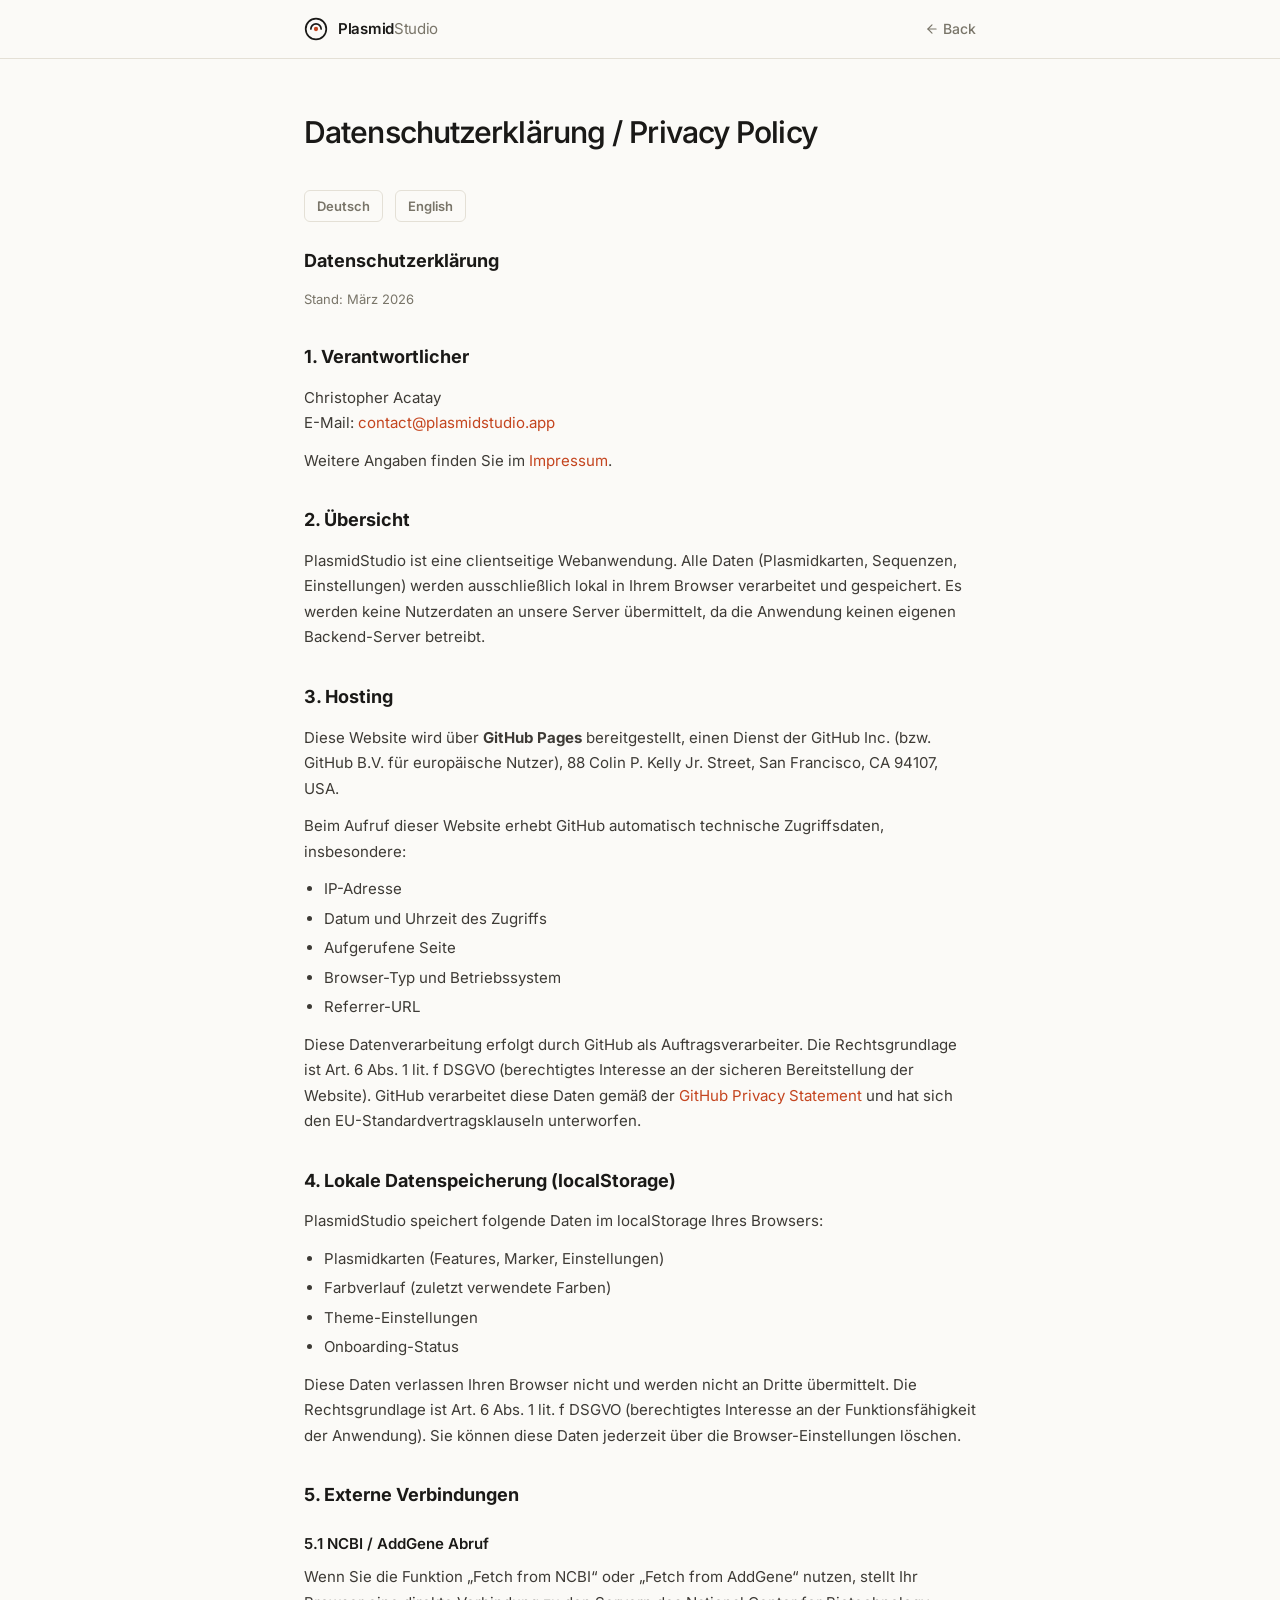
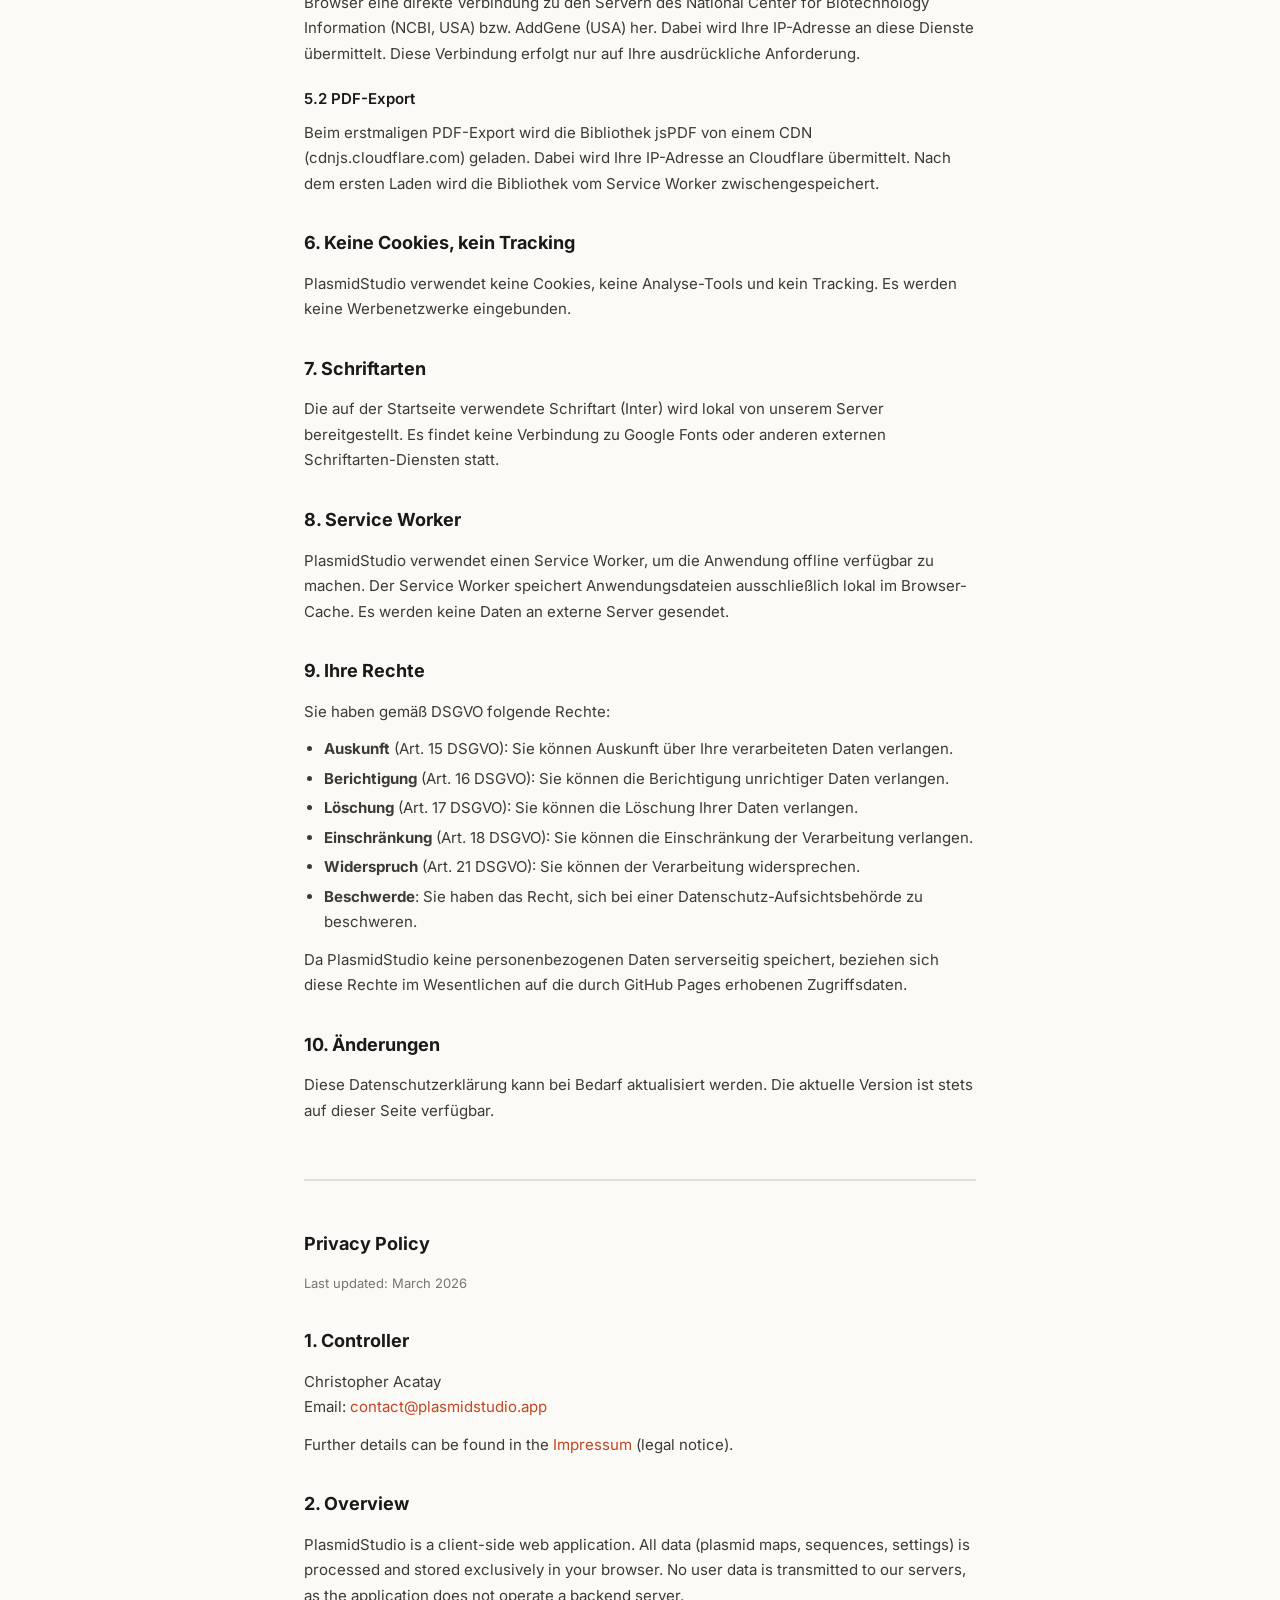
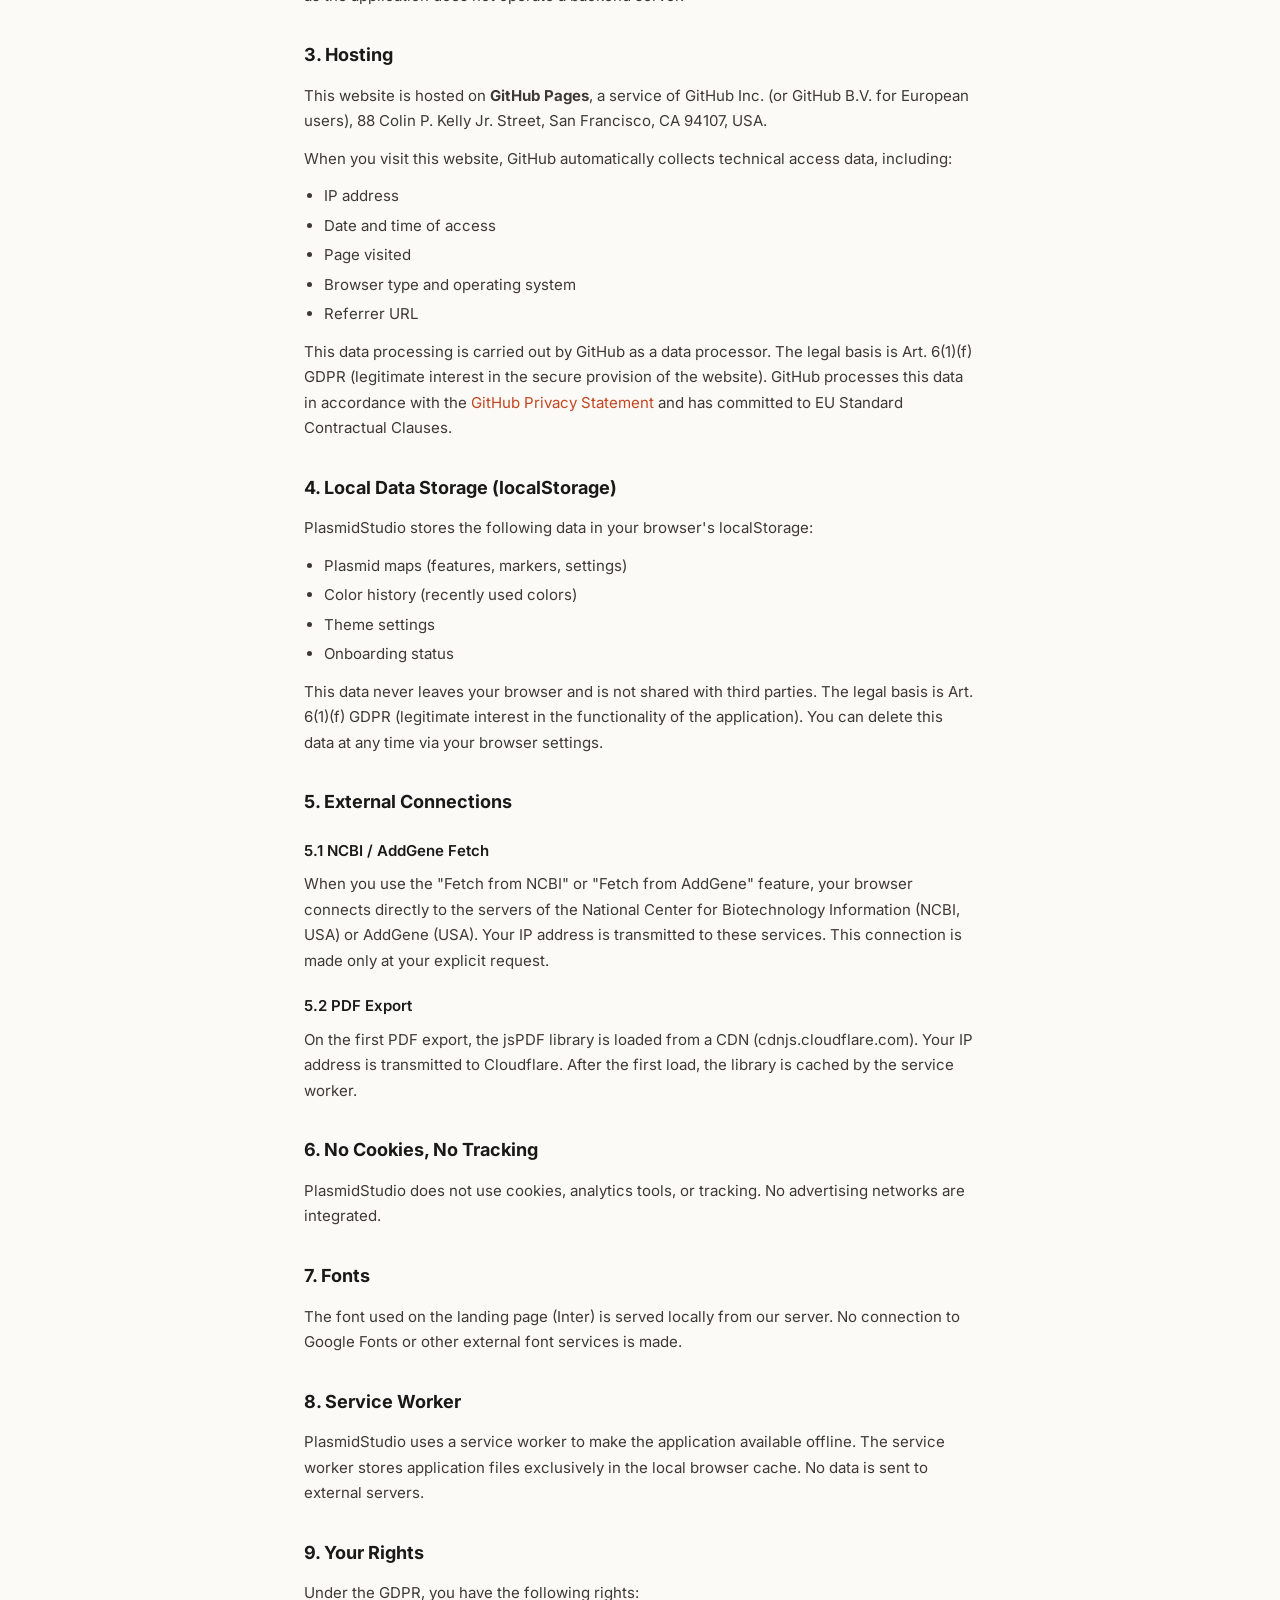
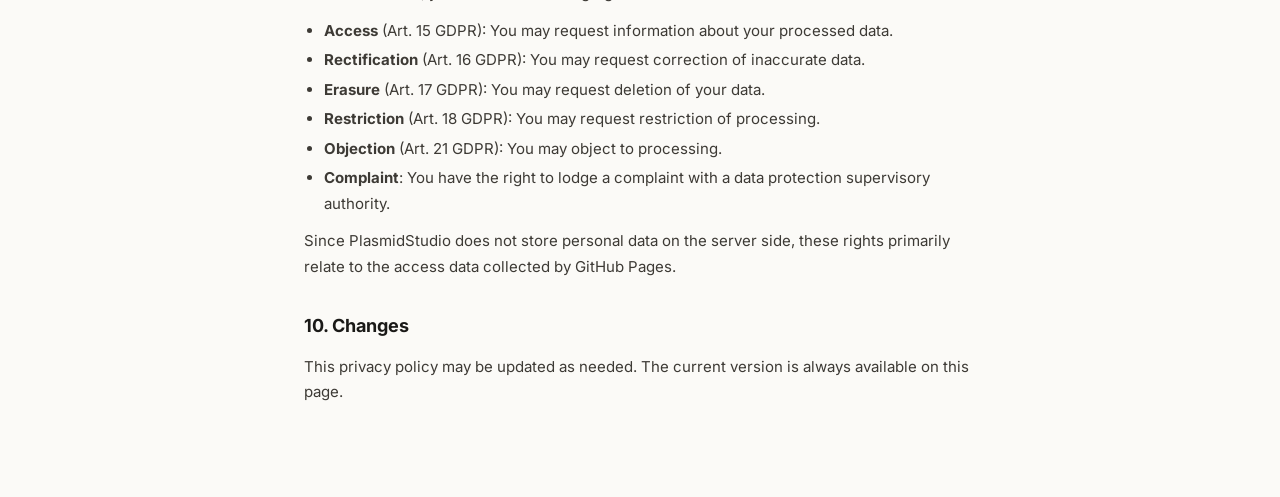
<file: datenschutz.html>
<!DOCTYPE html>
<html lang="de">
<head>
<meta charset="UTF-8">
<meta name="viewport" content="width=device-width, initial-scale=1.0">
<title>Datenschutzerkl&auml;rung / Privacy Policy: PlasmidStudio</title>
<meta name="robots" content="noindex, nofollow">
<link rel="icon" href="data:image/svg+xml,<svg xmlns='http://www.w3.org/2000/svg' viewBox='0 0 28 28'><circle cx='14' cy='14' r='12' fill='none' stroke='%231a1917' stroke-width='2.5'/><path d='M8 14a6 6 0 0 1 12 0' fill='none' stroke='%231a1917' stroke-width='2.5' stroke-linecap='round'/><circle cx='14' cy='14' r='2.5' fill='%23c4451f'/></svg>">
<style>
@font-face {
  font-family: 'Inter';
  font-style: normal;
  font-weight: 100 900;
  font-display: swap;
  src: url(fonts/inter-latin.woff2) format('woff2');
  unicode-range: U+0000-00FF, U+0131, U+0152-0153, U+02BB-02BC, U+02C6, U+02DA, U+02DC, U+0304, U+0308, U+0329, U+2000-206F, U+20AC, U+2122, U+2191, U+2193, U+2212, U+2215, U+FEFF, U+FFFD;
}
*, *::before, *::after { box-sizing: border-box; margin: 0; padding: 0; }
body {
  font-family: 'Inter', -apple-system, BlinkMacSystemFont, 'Segoe UI', sans-serif;
  color: #1a1917; background: #fbfaf7; line-height: 1.7;
  -webkit-font-smoothing: antialiased;
}
a { color: #c4451f; text-decoration: none; }
a:hover { color: #a63817; }
.container { max-width: 720px; margin: 0 auto; padding: 0 24px; }
header {
  border-bottom: 1px solid #e4e0d6; padding: 16px 0;
}
.nav-inner {
  display: flex; align-items: center; justify-content: space-between;
  max-width: 720px; margin: 0 auto; padding: 0 24px;
}
.nav-logo {
  display: flex; align-items: center; gap: 10px;
  font-size: 15px; font-weight: 600; color: #1a1917;
  letter-spacing: -.3px; text-decoration: none;
}
.back-link { font-size: 14px; font-weight: 500; color: #797569; display: inline-flex; align-items: center; gap: 4px; }
.back-link:hover { color: #c4451f; }
main { padding: 48px 0 80px; }
h1 { font-size: 30px; font-weight: 550; margin-bottom: 32px; letter-spacing: -.03em; }
h2 { font-size: 18px; font-weight: 700; margin: 32px 0 12px; }
h3 { font-size: 15px; font-weight: 600; margin: 20px 0 8px; }
p { margin-bottom: 12px; font-size: 15px; color: #3d3a35; }
ul { margin: 0 0 12px 20px; font-size: 15px; color: #3d3a35; }
li { margin-bottom: 4px; }
.updated { font-size: 13px; color: #797569; margin-bottom: 24px; }
.lang-divider { border: none; border-top: 2px solid #e4e0d6; margin: 56px 0 48px; }
.lang-nav { display: flex; gap: 12px; margin-bottom: 24px; font-size: 13px; font-weight: 600; }
.lang-nav a { padding: 4px 12px; border-radius: 6px; border: 1px solid #e4e0d6; color: #797569; }
.lang-nav a:hover { border-color: #c4451f; color: #c4451f; }
</style>
</head>
<body>
<header>
  <div class="nav-inner">
    <a href="index.html" class="nav-logo">
      <svg width="24" height="24" viewBox="0 0 28 28" fill="none" aria-hidden="true">
        <circle cx="14" cy="14" r="12" stroke="#1a1917" stroke-width="2"/>
        <path d="M8 14a6 6 0 0 1 12 0" stroke="#1a1917" stroke-width="2" stroke-linecap="round"/>
        <circle cx="14" cy="14" r="2.5" fill="#c4451f"/>
      </svg>
      <span>Plasmid<span style="color:#797569;font-weight:400">Studio</span></span>
    </a>
    <a href="index.html" class="back-link"><svg width="14" height="14" viewBox="0 0 24 24" fill="none" stroke="currentColor" stroke-width="2" stroke-linecap="round" stroke-linejoin="round"><path d="M19 12H5"/><path d="M12 19l-7-7 7-7"/></svg> Back</a>
  </div>
</header>

<main>
<div class="container">
  <h1>Datenschutzerkl&auml;rung / Privacy Policy</h1>
  <nav class="lang-nav" aria-label="Language">
    <a href="#deutsch">Deutsch</a>
    <a href="#english">English</a>
  </nav>

  <div id="deutsch">
  <h2 style="margin-top:0">Datenschutzerkl&auml;rung</h2>
  <p class="updated">Stand: M&auml;rz 2026</p>

  <h2>1. Verantwortlicher</h2>
  <p>Christopher Acatay<br>
  E-Mail: <a href="mailto:contact@plasmidstudio.app">contact@plasmidstudio.app</a></p>
  <p>Weitere Angaben finden Sie im <a href="impressum.html">Impressum</a>.</p>

  <h2>2. &Uuml;bersicht</h2>
  <p>PlasmidStudio ist eine clientseitige Webanwendung. Alle Daten (Plasmidkarten, Sequenzen, Einstellungen) werden ausschlie&szlig;lich lokal in Ihrem Browser verarbeitet und gespeichert. Es werden keine Nutzerdaten an unsere Server &uuml;bermittelt, da die Anwendung keinen eigenen Backend-Server betreibt.</p>

  <h2>3. Hosting</h2>
  <p>Diese Website wird &uuml;ber <strong>GitHub Pages</strong> bereitgestellt, einen Dienst der GitHub Inc. (bzw. GitHub B.V. f&uuml;r europ&auml;ische Nutzer), 88 Colin P. Kelly Jr. Street, San Francisco, CA 94107, USA.</p>
  <p>Beim Aufruf dieser Website erhebt GitHub automatisch technische Zugriffsdaten, insbesondere:</p>
  <ul>
    <li>IP-Adresse</li>
    <li>Datum und Uhrzeit des Zugriffs</li>
    <li>Aufgerufene Seite</li>
    <li>Browser-Typ und Betriebssystem</li>
    <li>Referrer-URL</li>
  </ul>
  <p>Diese Datenverarbeitung erfolgt durch GitHub als Auftragsverarbeiter. Die Rechtsgrundlage ist Art. 6 Abs. 1 lit. f DSGVO (berechtigtes Interesse an der sicheren Bereitstellung der Website). GitHub verarbeitet diese Daten gem&auml;&szlig; der <a href="https://docs.github.com/en/site-policy/privacy-policies/github-general-privacy-statement" target="_blank" rel="noopener">GitHub Privacy Statement</a> und hat sich den EU-Standardvertragsklauseln unterworfen.</p>

  <h2>4. Lokale Datenspeicherung (localStorage)</h2>
  <p>PlasmidStudio speichert folgende Daten im localStorage Ihres Browsers:</p>
  <ul>
    <li>Plasmidkarten (Features, Marker, Einstellungen)</li>
    <li>Farbverlauf (zuletzt verwendete Farben)</li>
    <li>Theme-Einstellungen</li>
    <li>Onboarding-Status</li>
  </ul>
  <p>Diese Daten verlassen Ihren Browser nicht und werden nicht an Dritte &uuml;bermittelt. Die Rechtsgrundlage ist Art. 6 Abs. 1 lit. f DSGVO (berechtigtes Interesse an der Funktionsf&auml;higkeit der Anwendung). Sie k&ouml;nnen diese Daten jederzeit &uuml;ber die Browser-Einstellungen l&ouml;schen.</p>

  <h2>5. Externe Verbindungen</h2>

  <h3>5.1 NCBI / AddGene Abruf</h3>
  <p>Wenn Sie die Funktion &bdquo;Fetch from NCBI&ldquo; oder &bdquo;Fetch from AddGene&ldquo; nutzen, stellt Ihr Browser eine direkte Verbindung zu den Servern des National Center for Biotechnology Information (NCBI, USA) bzw. AddGene (USA) her. Dabei wird Ihre IP-Adresse an diese Dienste &uuml;bermittelt. Diese Verbindung erfolgt nur auf Ihre ausdr&uuml;ckliche Anforderung.</p>

  <h3>5.2 PDF-Export</h3>
  <p>Beim erstmaligen PDF-Export wird die Bibliothek jsPDF von einem CDN (cdnjs.cloudflare.com) geladen. Dabei wird Ihre IP-Adresse an Cloudflare &uuml;bermittelt. Nach dem ersten Laden wird die Bibliothek vom Service Worker zwischengespeichert.</p>

  <h2>6. Keine Cookies, kein Tracking</h2>
  <p>PlasmidStudio verwendet keine Cookies, keine Analyse-Tools und kein Tracking. Es werden keine Werbenetzwerke eingebunden.</p>

  <h2>7. Schriftarten</h2>
  <p>Die auf der Startseite verwendete Schriftart (Inter) wird lokal von unserem Server bereitgestellt. Es findet keine Verbindung zu Google Fonts oder anderen externen Schriftarten-Diensten statt.</p>

  <h2>8. Service Worker</h2>
  <p>PlasmidStudio verwendet einen Service Worker, um die Anwendung offline verf&uuml;gbar zu machen. Der Service Worker speichert Anwendungsdateien ausschlie&szlig;lich lokal im Browser-Cache. Es werden keine Daten an externe Server gesendet.</p>

  <h2>9. Ihre Rechte</h2>
  <p>Sie haben gem&auml;&szlig; DSGVO folgende Rechte:</p>
  <ul>
    <li><strong>Auskunft</strong> (Art. 15 DSGVO): Sie k&ouml;nnen Auskunft &uuml;ber Ihre verarbeiteten Daten verlangen.</li>
    <li><strong>Berichtigung</strong> (Art. 16 DSGVO): Sie k&ouml;nnen die Berichtigung unrichtiger Daten verlangen.</li>
    <li><strong>L&ouml;schung</strong> (Art. 17 DSGVO): Sie k&ouml;nnen die L&ouml;schung Ihrer Daten verlangen.</li>
    <li><strong>Einschr&auml;nkung</strong> (Art. 18 DSGVO): Sie k&ouml;nnen die Einschr&auml;nkung der Verarbeitung verlangen.</li>
    <li><strong>Widerspruch</strong> (Art. 21 DSGVO): Sie k&ouml;nnen der Verarbeitung widersprechen.</li>
    <li><strong>Beschwerde</strong>: Sie haben das Recht, sich bei einer Datenschutz-Aufsichtsbeh&ouml;rde zu beschweren.</li>
  </ul>
  <p>Da PlasmidStudio keine personenbezogenen Daten serverseitig speichert, beziehen sich diese Rechte im Wesentlichen auf die durch GitHub Pages erhobenen Zugriffsdaten.</p>

  <h2>10. &Auml;nderungen</h2>
  <p>Diese Datenschutzerkl&auml;rung kann bei Bedarf aktualisiert werden. Die aktuelle Version ist stets auf dieser Seite verf&uuml;gbar.</p>
  </div>

  <hr class="lang-divider">

  <div id="english" lang="en">
  <h2 style="margin-top:0">Privacy Policy</h2>
  <p class="updated">Last updated: March 2026</p>

  <h2>1. Controller</h2>
  <p>Christopher Acatay<br>
  Email: <a href="mailto:contact@plasmidstudio.app">contact@plasmidstudio.app</a></p>
  <p>Further details can be found in the <a href="impressum.html">Impressum</a> (legal notice).</p>

  <h2>2. Overview</h2>
  <p>PlasmidStudio is a client-side web application. All data (plasmid maps, sequences, settings) is processed and stored exclusively in your browser. No user data is transmitted to our servers, as the application does not operate a backend server.</p>

  <h2>3. Hosting</h2>
  <p>This website is hosted on <strong>GitHub Pages</strong>, a service of GitHub Inc. (or GitHub B.V. for European users), 88 Colin P. Kelly Jr. Street, San Francisco, CA 94107, USA.</p>
  <p>When you visit this website, GitHub automatically collects technical access data, including:</p>
  <ul>
    <li>IP address</li>
    <li>Date and time of access</li>
    <li>Page visited</li>
    <li>Browser type and operating system</li>
    <li>Referrer URL</li>
  </ul>
  <p>This data processing is carried out by GitHub as a data processor. The legal basis is Art. 6(1)(f) GDPR (legitimate interest in the secure provision of the website). GitHub processes this data in accordance with the <a href="https://docs.github.com/en/site-policy/privacy-policies/github-general-privacy-statement" target="_blank" rel="noopener">GitHub Privacy Statement</a> and has committed to EU Standard Contractual Clauses.</p>

  <h2>4. Local Data Storage (localStorage)</h2>
  <p>PlasmidStudio stores the following data in your browser's localStorage:</p>
  <ul>
    <li>Plasmid maps (features, markers, settings)</li>
    <li>Color history (recently used colors)</li>
    <li>Theme settings</li>
    <li>Onboarding status</li>
  </ul>
  <p>This data never leaves your browser and is not shared with third parties. The legal basis is Art. 6(1)(f) GDPR (legitimate interest in the functionality of the application). You can delete this data at any time via your browser settings.</p>

  <h2>5. External Connections</h2>

  <h3>5.1 NCBI / AddGene Fetch</h3>
  <p>When you use the "Fetch from NCBI" or "Fetch from AddGene" feature, your browser connects directly to the servers of the National Center for Biotechnology Information (NCBI, USA) or AddGene (USA). Your IP address is transmitted to these services. This connection is made only at your explicit request.</p>

  <h3>5.2 PDF Export</h3>
  <p>On the first PDF export, the jsPDF library is loaded from a CDN (cdnjs.cloudflare.com). Your IP address is transmitted to Cloudflare. After the first load, the library is cached by the service worker.</p>

  <h2>6. No Cookies, No Tracking</h2>
  <p>PlasmidStudio does not use cookies, analytics tools, or tracking. No advertising networks are integrated.</p>

  <h2>7. Fonts</h2>
  <p>The font used on the landing page (Inter) is served locally from our server. No connection to Google Fonts or other external font services is made.</p>

  <h2>8. Service Worker</h2>
  <p>PlasmidStudio uses a service worker to make the application available offline. The service worker stores application files exclusively in the local browser cache. No data is sent to external servers.</p>

  <h2>9. Your Rights</h2>
  <p>Under the GDPR, you have the following rights:</p>
  <ul>
    <li><strong>Access</strong> (Art. 15 GDPR): You may request information about your processed data.</li>
    <li><strong>Rectification</strong> (Art. 16 GDPR): You may request correction of inaccurate data.</li>
    <li><strong>Erasure</strong> (Art. 17 GDPR): You may request deletion of your data.</li>
    <li><strong>Restriction</strong> (Art. 18 GDPR): You may request restriction of processing.</li>
    <li><strong>Objection</strong> (Art. 21 GDPR): You may object to processing.</li>
    <li><strong>Complaint</strong>: You have the right to lodge a complaint with a data protection supervisory authority.</li>
  </ul>
  <p>Since PlasmidStudio does not store personal data on the server side, these rights primarily relate to the access data collected by GitHub Pages.</p>

  <h2>10. Changes</h2>
  <p>This privacy policy may be updated as needed. The current version is always available on this page.</p>
  </div>
</div>
</main>
</body>
</html>
</file>
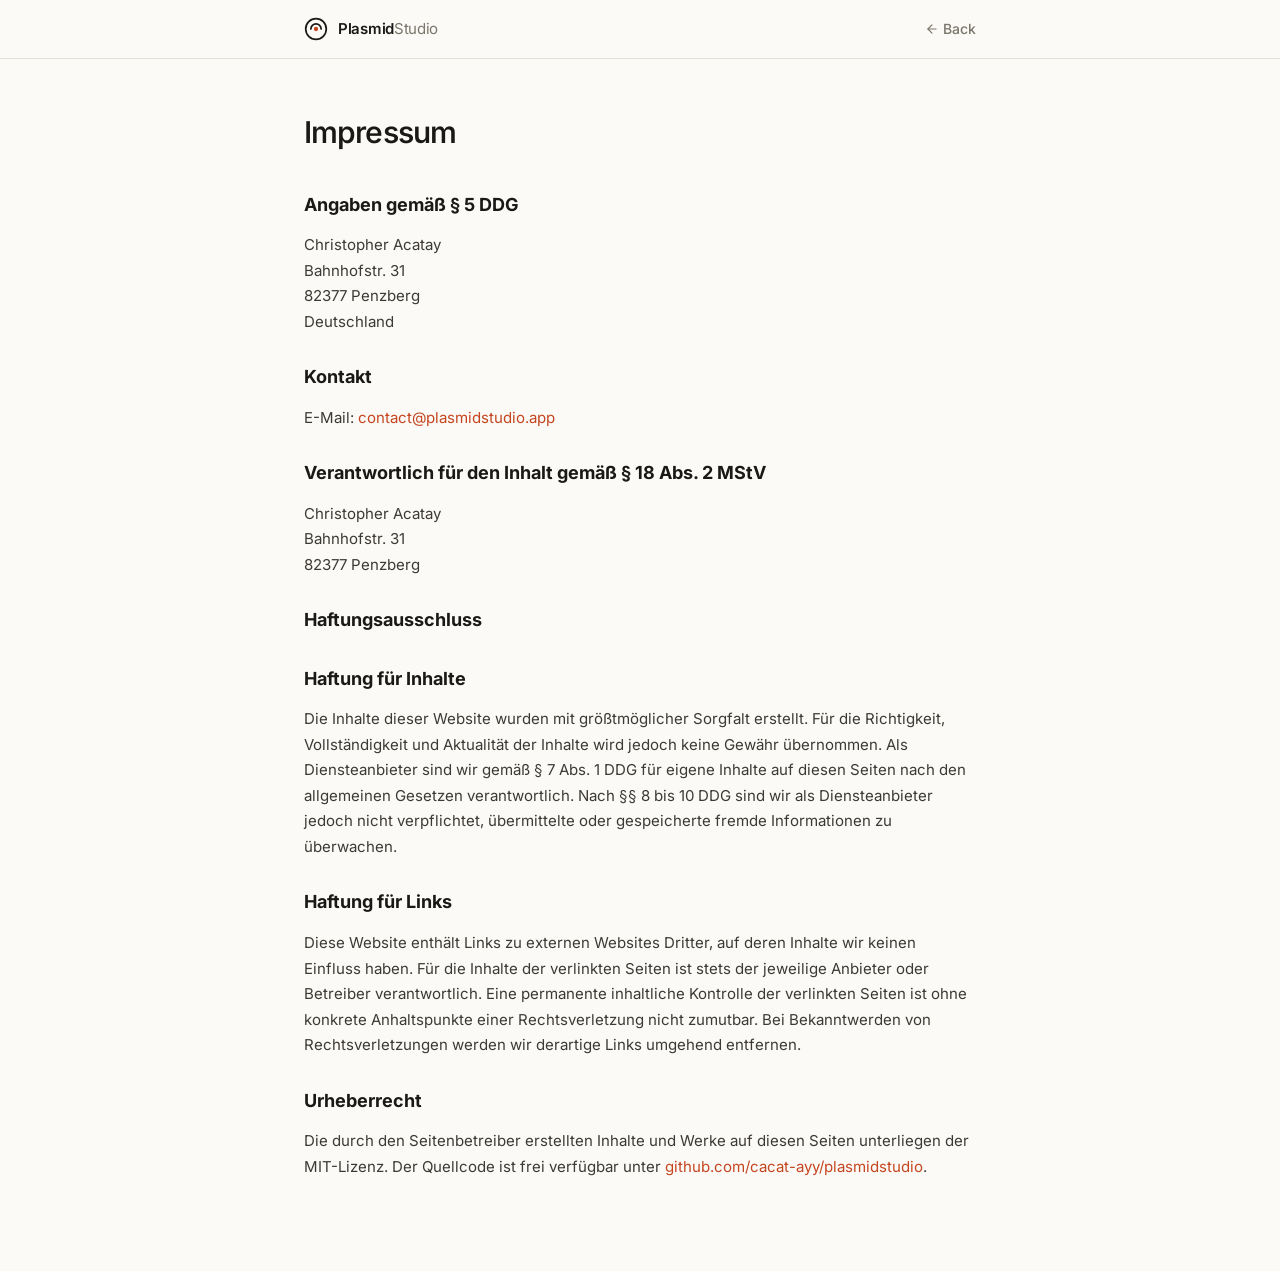
<file: impressum.html>
<!DOCTYPE html>
<html lang="de">
<head>
<meta charset="UTF-8">
<meta name="viewport" content="width=device-width, initial-scale=1.0">
<title>Impressum: PlasmidStudio</title>
<meta name="robots" content="noindex, nofollow">
<link rel="icon" href="data:image/svg+xml,<svg xmlns='http://www.w3.org/2000/svg' viewBox='0 0 28 28'><circle cx='14' cy='14' r='12' fill='none' stroke='%231a1917' stroke-width='2.5'/><path d='M8 14a6 6 0 0 1 12 0' fill='none' stroke='%231a1917' stroke-width='2.5' stroke-linecap='round'/><circle cx='14' cy='14' r='2.5' fill='%23c4451f'/></svg>">
<style>
@font-face {
  font-family: 'Inter';
  font-style: normal;
  font-weight: 100 900;
  font-display: swap;
  src: url(fonts/inter-latin.woff2) format('woff2');
  unicode-range: U+0000-00FF, U+0131, U+0152-0153, U+02BB-02BC, U+02C6, U+02DA, U+02DC, U+0304, U+0308, U+0329, U+2000-206F, U+20AC, U+2122, U+2191, U+2193, U+2212, U+2215, U+FEFF, U+FFFD;
}
*, *::before, *::after { box-sizing: border-box; margin: 0; padding: 0; }
body {
  font-family: 'Inter', -apple-system, BlinkMacSystemFont, 'Segoe UI', sans-serif;
  color: #1a1917; background: #fbfaf7; line-height: 1.7;
  -webkit-font-smoothing: antialiased;
}
a { color: #c4451f; text-decoration: none; }
a:hover { color: #a63817; }
.container { max-width: 720px; margin: 0 auto; padding: 0 24px; }
header {
  border-bottom: 1px solid #e4e0d6; padding: 16px 0;
}
.nav-inner {
  display: flex; align-items: center; justify-content: space-between;
  max-width: 720px; margin: 0 auto; padding: 0 24px;
}
.nav-logo {
  display: flex; align-items: center; gap: 10px;
  font-size: 15px; font-weight: 600; color: #1a1917;
  letter-spacing: -.3px; text-decoration: none;
}
.back-link { font-size: 14px; font-weight: 500; color: #797569; display: inline-flex; align-items: center; gap: 4px; }
.back-link:hover { color: #c4451f; }
main { padding: 48px 0 80px; }
h1 { font-size: 30px; font-weight: 550; margin-bottom: 32px; letter-spacing: -.03em; }
h2 { font-size: 18px; font-weight: 700; margin: 28px 0 12px; }
p, address { margin-bottom: 12px; font-size: 15px; color: #3d3a35; }
address { font-style: normal; }

</style>
</head>
<body>
<header>
  <div class="nav-inner">
    <a href="index.html" class="nav-logo">
      <svg width="24" height="24" viewBox="0 0 28 28" fill="none" aria-hidden="true">
        <circle cx="14" cy="14" r="12" stroke="#1a1917" stroke-width="2"/>
        <path d="M8 14a6 6 0 0 1 12 0" stroke="#1a1917" stroke-width="2" stroke-linecap="round"/>
        <circle cx="14" cy="14" r="2.5" fill="#c4451f"/>
      </svg>
      <span>Plasmid<span style="color:#797569;font-weight:400">Studio</span></span>
    </a>
    <a href="index.html" class="back-link"><svg width="14" height="14" viewBox="0 0 24 24" fill="none" stroke="currentColor" stroke-width="2" stroke-linecap="round" stroke-linejoin="round"><path d="M19 12H5"/><path d="M12 19l-7-7 7-7"/></svg> Back</a>
  </div>
</header>

<main>
<div class="container">
  <h1>Impressum</h1>

  <h2>Angaben gem&auml;&szlig; &sect; 5 DDG</h2>
  <address>
    Christopher Acatay<br>
    Bahnhofstr. 31<br>
    82377 Penzberg<br>
    Deutschland
  </address>

  <h2>Kontakt</h2>
  <p>E-Mail: <a href="mailto:contact@plasmidstudio.app">contact@plasmidstudio.app</a></p>

  <h2>Verantwortlich f&uuml;r den Inhalt gem&auml;&szlig; &sect; 18 Abs. 2 MStV</h2>
  <address>
    Christopher Acatay<br>
    Bahnhofstr. 31<br>
    82377 Penzberg
  </address>

  <h2>Haftungsausschluss</h2>

  <h2>Haftung f&uuml;r Inhalte</h2>
  <p>Die Inhalte dieser Website wurden mit gr&ouml;&szlig;tm&ouml;glicher Sorgfalt erstellt. F&uuml;r die Richtigkeit, Vollst&auml;ndigkeit und Aktualit&auml;t der Inhalte wird jedoch keine Gew&auml;hr &uuml;bernommen. Als Diensteanbieter sind wir gem&auml;&szlig; &sect; 7 Abs. 1 DDG f&uuml;r eigene Inhalte auf diesen Seiten nach den allgemeinen Gesetzen verantwortlich. Nach &sect;&sect; 8 bis 10 DDG sind wir als Diensteanbieter jedoch nicht verpflichtet, &uuml;bermittelte oder gespeicherte fremde Informationen zu &uuml;berwachen.</p>

  <h2>Haftung f&uuml;r Links</h2>
  <p>Diese Website enth&auml;lt Links zu externen Websites Dritter, auf deren Inhalte wir keinen Einfluss haben. F&uuml;r die Inhalte der verlinkten Seiten ist stets der jeweilige Anbieter oder Betreiber verantwortlich. Eine permanente inhaltliche Kontrolle der verlinkten Seiten ist ohne konkrete Anhaltspunkte einer Rechtsverletzung nicht zumutbar. Bei Bekanntwerden von Rechtsverletzungen werden wir derartige Links umgehend entfernen.</p>

  <h2>Urheberrecht</h2>
  <p>Die durch den Seitenbetreiber erstellten Inhalte und Werke auf diesen Seiten unterliegen der MIT-Lizenz. Der Quellcode ist frei verf&uuml;gbar unter <a href="https://github.com/cacat-ayy/plasmidstudio" target="_blank" rel="noopener">github.com/cacat-ayy/plasmidstudio</a>.</p>
</div>
</main>
</body>
</html>
</file>
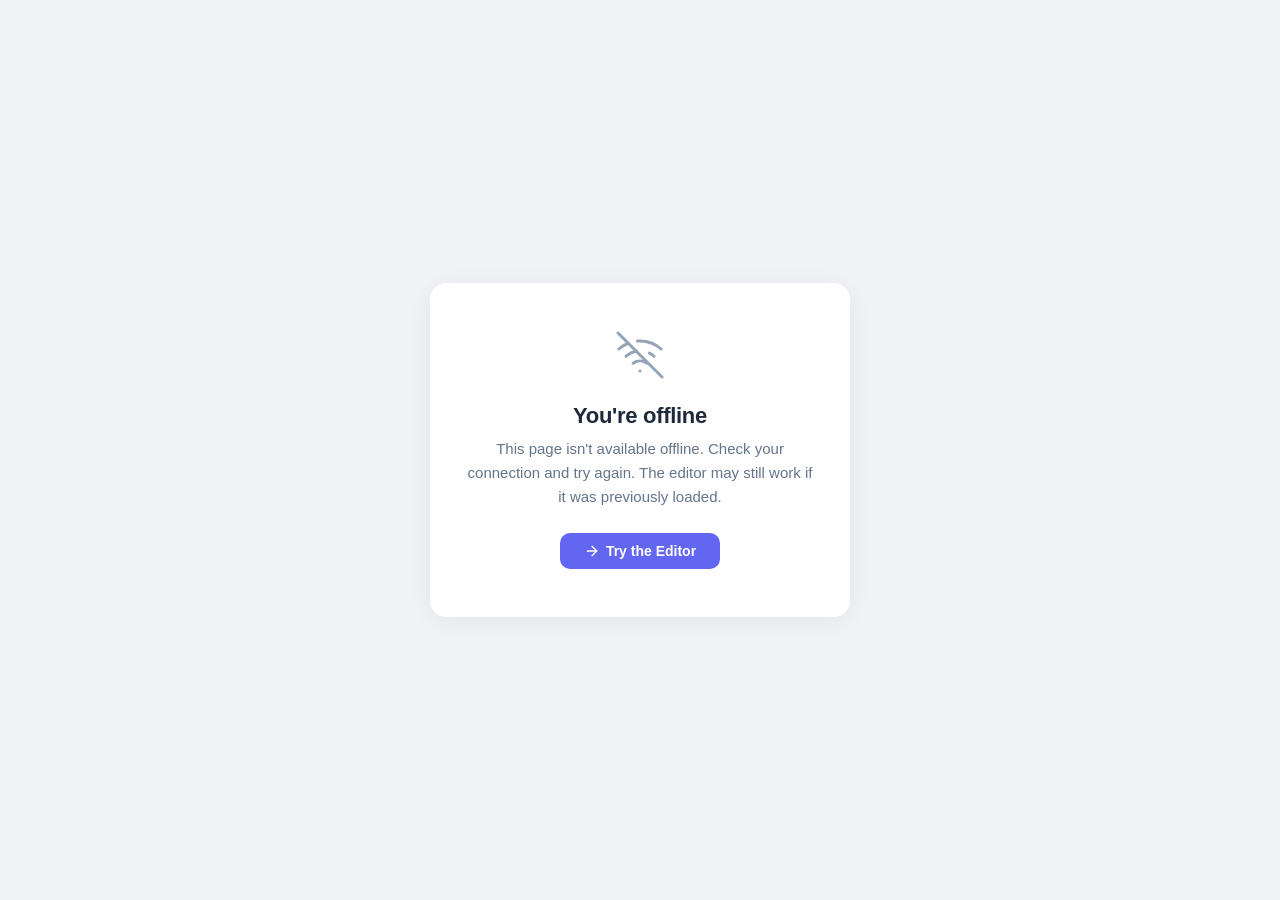
<file: offline.html>
<!DOCTYPE html>
<html lang="en">
<head>
<meta charset="UTF-8">
<meta name="viewport" content="width=device-width, initial-scale=1.0">
<meta name="robots" content="noindex, nofollow">
<title>Offline: PlasmidStudio</title>
<link rel="icon" href="data:image/svg+xml,<svg xmlns='http://www.w3.org/2000/svg' viewBox='0 0 28 28'><circle cx='14' cy='14' r='12' fill='none' stroke='%231a1917' stroke-width='2.5'/><path d='M8 14a6 6 0 0 1 12 0' fill='none' stroke='%231a1917' stroke-width='2.5' stroke-linecap='round'/><circle cx='14' cy='14' r='2.5' fill='%23c4451f'/></svg>">
<style>
*, *::before, *::after { box-sizing: border-box; margin: 0; padding: 0; }
body {
  font-family: -apple-system, BlinkMacSystemFont, 'Segoe UI', sans-serif;
  color: #1e293b; background: #f0f2f5;
  display: flex; align-items: center; justify-content: center;
  min-height: 100vh; padding: 24px; text-align: center;
  -webkit-font-smoothing: antialiased;
}
.card {
  max-width: 420px; background: #fff; border-radius: 16px;
  padding: 48px 32px; box-shadow: 0 4px 24px rgba(0,0,0,.06);
}
.icon { margin-bottom: 20px; color: #94a3b8; }
h1 { font-size: 22px; font-weight: 800; margin-bottom: 8px; letter-spacing: -.3px; }
p { font-size: 15px; color: #64748b; line-height: 1.6; margin-bottom: 24px; }
a {
  display: inline-flex; align-items: center; gap: 6px;
  padding: 10px 24px; font-size: 14px; font-weight: 600;
  background: #6366f1; color: #fff; border-radius: 10px;
  text-decoration: none; transition: background .2s;
}
a:hover { background: #4f46e5; }
</style>
</head>
<body>
<div class="card">
  <div class="icon">
    <svg width="48" height="48" viewBox="0 0 24 24" fill="none" stroke="currentColor" stroke-width="1.5" stroke-linecap="round" stroke-linejoin="round">
      <line x1="1" y1="1" x2="23" y2="23"/>
      <path d="M16.72 11.06A10.94 10.94 0 0 1 19 12.55"/>
      <path d="M5 12.55a10.94 10.94 0 0 1 5.17-2.39"/>
      <path d="M10.71 5.05A16 16 0 0 1 22.56 9"/>
      <path d="M1.42 9a15.91 15.91 0 0 1 4.7-2.88"/>
      <path d="M8.53 16.11a6 6 0 0 1 6.95 0"/>
      <line x1="12" y1="20" x2="12.01" y2="20"/>
    </svg>
  </div>
  <h1>You're offline</h1>
  <p>This page isn't available offline. Check your connection and try again. The editor may still work if it was previously loaded.</p>
  <a href="app.html">
    <svg width="16" height="16" viewBox="0 0 24 24" fill="none" stroke="currentColor" stroke-width="2" stroke-linecap="round"><path d="M5 12h14"/><path d="M12 5l7 7-7 7"/></svg>
    Try the Editor
  </a>
</div>
</body>
</html>
</file>
<file: landing.css>
/* === PlasmidStudio landing page ===
   Design language: laboratory instrument, printed spec sheet.
   Rules over shadows, warm paper over blue-white, one signal colour. */

*,*::before,*::after { box-sizing: border-box; margin: 0; padding: 0; }
html { scroll-behavior: smooth; -webkit-text-size-adjust: 100%; }
@media (prefers-reduced-motion: reduce) { html { scroll-behavior: auto; } }

:root {
  /* Surfaces: warm paper, never blue-white */
  --paper:   #fbfaf7;
  --paper-2: #f4f2ec;
  --paper-3: #ffffff;

  /* Ink */
  --ink:   #1a1917;
  --ink-2: #57544e;
  --ink-3: #797569;

  /* Hairlines */
  --rule:   #e4e0d6;
  --rule-2: #cec8ba;

  /* Single signal colour, used sparingly */
  --signal:      #c4451f;

  /* Inverted band */
  --band-bg: #1a1917;
  --band-fg: #f4f2ec;

  --mono: ui-monospace, SFMono-Regular, "SF Mono", Menlo, Consolas, "Liberation Mono", monospace;
  --r: 3px;
  --gut: clamp(20px, 4vw, 40px);
  --sec: clamp(64px, 9vw, 116px);
}

html.dark {
  /* Warm charcoal rather than near-black: enough lift to stop the page
     reading as a void, still dark enough for the maps to sit forward. */
  --paper:   #1e1d1b;
  --paper-2: #262521;
  --paper-3: #2c2b27;

  --ink:   #edebe5;
  --ink-2: #b0ada4;
  --ink-3: #8d8a80;

  --rule:   #3a3831;
  --rule-2: #4f4c45;

  --signal:      #f2764c;

  --band-bg: #333029;
  --band-fg: #edebe5;
}

body {
  font-family: 'Inter', -apple-system, BlinkMacSystemFont, 'Segoe UI', sans-serif;
  font-size: 16px;
  color: var(--ink);
  background: var(--paper);
  line-height: 1.6;
  -webkit-font-smoothing: antialiased;
  font-feature-settings: "cv05" 1, "cv08" 1, "ss03" 1;
}

a { color: inherit; text-decoration: none; }

::selection { background: var(--signal); color: #fff; }

:focus-visible {
  outline: 2px solid var(--signal);
  outline-offset: 3px;
  border-radius: 1px;
}

/* === Layout primitives === */
.wrap { max-width: 1180px; margin: 0 auto; padding: 0 var(--gut); }

.eyebrow {
  font-family: var(--mono);
  font-size: 11px;
  font-weight: 500;
  letter-spacing: .14em;
  text-transform: uppercase;
  color: var(--ink-3);
}

.mono { font-family: var(--mono); font-variant-numeric: tabular-nums; }

/* Hairline grid: 1px gaps show the container colour through */
.ruled-grid {
  display: grid;
  gap: 1px;
  background: var(--rule);
  border: 1px solid var(--rule);
}
.ruled-grid > * { background: var(--paper); }

/* === Masthead === */
.site-head {
  position: sticky; top: 0; z-index: 100;
  background: var(--paper);
  background: color-mix(in srgb, var(--paper) 88%, transparent);
  backdrop-filter: blur(10px) saturate(150%);
  border-bottom: 1px solid transparent;
  transition: border-color .2s;
}
.site-head.is-scrolled { border-bottom-color: var(--rule); }
@supports not (backdrop-filter: blur(1px)) { .site-head { background: var(--paper); } }

.head-inner { display: flex; align-items: center; gap: 12px; height: 62px; }

.brand { display: inline-flex; align-items: center; gap: 9px; margin-right: auto; }
.brand-mark { color: var(--ink); flex-shrink: 0; }
.brand-name {
  font-size: 15px; font-weight: 600;
  letter-spacing: -.015em;
}
.brand-name b { font-weight: 600; }
.brand-name i { font-style: normal; font-weight: 400; color: var(--ink-3); }

.nav { display: flex; align-items: center; gap: 26px; margin-right: 26px; }
.nav a {
  font-family: var(--mono);
  font-size: 11.5px; font-weight: 500;
  letter-spacing: .1em; text-transform: uppercase;
  color: var(--ink-2);
  padding: 4px 0;
  border-bottom: 1px solid transparent;
  transition: color .15s, border-color .15s;
}
.nav a:hover { color: var(--ink); border-bottom-color: var(--signal); }
/* Surfaced only inside the mobile drawer, where the masthead button is hidden */
.nav a.nav-editor { display: none; }

.head-actions { display: flex; align-items: center; gap: 8px; }

.icon-btn {
  display: inline-flex; align-items: center; justify-content: center;
  width: 32px; height: 32px;
  border: 1px solid var(--rule); border-radius: var(--r);
  background: transparent; color: var(--ink-2);
  cursor: pointer; transition: color .15s, border-color .15s;
}
.icon-btn:hover { color: var(--ink); border-color: var(--rule-2); }
.icon-btn .icon-moon { display: none; }
html.dark .icon-btn .icon-sun { display: none; }
html.dark .icon-btn .icon-moon { display: block; }

/* === Buttons === */
.btn {
  display: inline-flex; align-items: center; gap: 9px;
  padding: 13px 22px;
  font-size: 14px; font-weight: 550; letter-spacing: -.005em;
  border: 1px solid transparent; border-radius: var(--r);
  cursor: pointer; white-space: nowrap;
  transition: background-color .15s, border-color .15s, color .15s;
}
.btn svg { flex-shrink: 0; transition: transform .18s ease; }
.btn:hover svg { transform: translateX(3px); }

.btn-solid { background: var(--ink); color: var(--paper); }
.btn-solid:hover { background: var(--signal); color: #fff; }

.btn-sm { padding: 8px 15px; font-size: 12.5px; gap: 7px; }

.link-arrow {
  display: inline-flex; align-items: center; gap: 7px;
  font-size: 14px; font-weight: 500; color: var(--ink);
  border-bottom: 1px solid var(--rule-2);
  padding-bottom: 2px;
  transition: border-color .15s, color .15s;
}
.link-arrow svg { transition: transform .18s ease; }
.link-arrow:hover { border-bottom-color: var(--signal); color: var(--signal); }
.link-arrow:hover svg { transform: translateX(3px); }

/* === Hero === */
.hero { padding: clamp(48px, 8vw, 96px) 0 clamp(40px, 6vw, 72px); }
.hero-grid {
  display: grid;
  grid-template-columns: minmax(0, 1.02fr) minmax(0, .98fr);
  gap: clamp(32px, 5vw, 72px);
  align-items: center;
}

.hero-eyebrow { display: flex; align-items: center; gap: 9px; margin-bottom: 22px; }
.hero-eyebrow .dot {
  width: 6px; height: 6px; border-radius: 50%;
  background: var(--signal); flex-shrink: 0;
}

.hero h1 {
  font-size: clamp(38px, 5.6vw, 66px);
  font-weight: 550;
  line-height: 1.02;
  letter-spacing: -.035em;
  text-wrap: balance;
}
.hero h1 em {
  font-style: normal;
  color: var(--ink-3);
}

.lede {
  margin-top: 22px;
  max-width: 46ch;
  font-size: clamp(15.5px, 1.4vw, 17.5px);
  line-height: 1.6;
  color: var(--ink-2);
  text-wrap: pretty;
}

.hero-actions {
  display: flex; align-items: center; gap: 22px;
  flex-wrap: wrap; margin-top: 32px;
}

/* Spec block under the hero copy */
.hero-spec {
  margin-top: 40px;
  border-top: 1px solid var(--rule);
}
.hero-spec div {
  display: grid;
  grid-template-columns: 92px minmax(0, 1fr);
  gap: 16px;
  padding: 11px 0;
  border-bottom: 1px solid var(--rule);
}
.hero-spec dt {
  font-family: var(--mono);
  font-size: 10.5px; font-weight: 500;
  letter-spacing: .12em; text-transform: uppercase;
  color: var(--ink-3);
  padding-top: 2px;
}
.hero-spec dd {
  font-family: var(--mono);
  font-size: 12.5px;
  color: var(--ink-2);
  line-height: 1.5;
}

/* === Hero figure === */
.hero-figure { position: relative; }
.hero-figure-frame {
  position: relative;
  border: 1px solid var(--rule);
  /* The figure always sits on light stock in both themes, because the map's own
     colours and label ink are baked into the SVG and assume paper. */
  background:
    repeating-linear-gradient(0deg,  transparent 0 27px, #e9e5db 27px 28px),
    repeating-linear-gradient(90deg, transparent 0 27px, #e9e5db 27px 28px),
    #fdfcfa;
  aspect-ratio: 1 / 1;
  display: grid; place-items: center;
  padding: clamp(16px, 3vw, 34px);
}
.hero-figure-frame svg.plasmid { width: 100%; height: 100%; display: block; }

/* Corner registration marks */
.tick { position: absolute; width: 11px; height: 11px; pointer-events: none; }
.tick::before, .tick::after { content: ""; position: absolute; background: #1a1917; }
.tick::before { width: 11px; height: 1px; }
.tick::after  { width: 1px; height: 11px; }
.tick.tl { top: -1px; left: -1px; }
.tick.tr { top: -1px; right: -1px; }
.tick.bl { bottom: -1px; left: -1px; }
.tick.br { bottom: -1px; right: -1px; }
.tick.tr::before, .tick.tr::after { right: 0; }
.tick.bl::before, .tick.bl::after { bottom: 0; }
.tick.br::before, .tick.br::after { right: 0; bottom: 0; }

.hero-ring {
  transform-origin: 450px 450px;
  animation: heroSpin 72s linear infinite;
  animation-play-state: paused; /* off until the viewer asks for it */
}
@keyframes heroSpin { from { transform: rotate(0deg); } to { transform: rotate(360deg); } }

.spin-toggle {
  position: absolute; bottom: 10px; right: 10px; z-index: 2;
  width: 26px; height: 26px;
  display: flex; align-items: center; justify-content: center;
  border: 1px solid #ddd8cc; border-radius: var(--r);
  background: #fdfcfa; color: #797569;
  cursor: pointer; opacity: .5;
  transition: opacity .18s, color .15s, border-color .15s;
}
.hero-figure-frame:hover .spin-toggle,
.spin-toggle:focus-visible { opacity: 1; }
.spin-toggle:hover { color: #1a1917; border-color: #a8a294; }
.spin-toggle .icon-play { display: none; }
.spin-toggle.paused .icon-pause { display: none; }
.spin-toggle.paused .icon-play { display: block; }

.hero-figure-cap {
  display: flex; flex-wrap: wrap; gap: 6px 14px;
  padding-top: 10px;
  font-family: var(--mono);
  font-size: 11px; letter-spacing: .06em; text-transform: uppercase;
  color: var(--ink-3);
}
.hero-figure-cap b { font-weight: 500; color: var(--ink-2); }
.hero-figure-cap span:not(:last-child)::after { content: " ·"; color: var(--rule-2); }

/* === Stat rail === */
.rail { border-top: 1px solid var(--rule); border-bottom: 1px solid var(--rule); }
.rail-inner { display: grid; grid-template-columns: repeat(4, 1fr); }
.rail-cell { padding: 22px 0 22px clamp(14px, 2.4vw, 28px); border-left: 1px solid var(--rule); }
.rail-cell:first-child { padding-left: 0; border-left: none; }
.rail-claim {
  font-size: clamp(15px, 1.5vw, 18px);
  font-weight: 550; letter-spacing: -.02em;
  line-height: 1.25;
  color: var(--ink);
}
.rail-lab {
  margin-top: 6px;
  font-family: var(--mono);
  font-size: 10.5px; letter-spacing: .12em; text-transform: uppercase;
  color: var(--ink-3);
}

/* === Section scaffolding === */
section[id] { scroll-margin-top: 78px; }
.band { padding: var(--sec) 0; }
.band-alt { background: var(--paper-2); }

.sec-head {
  display: grid;
  grid-template-columns: minmax(0, 1fr) minmax(0, .82fr);
  gap: clamp(20px, 4vw, 56px);
  align-items: end;
  padding-bottom: 22px;
  border-bottom: 1px solid var(--ink);
  margin-bottom: clamp(28px, 4vw, 44px);
}
.sec-head h2 {
  margin-top: 10px;
  font-size: clamp(25px, 3.2vw, 38px);
  font-weight: 550; letter-spacing: -.03em; line-height: 1.05;
}
.sec-note {
  font-size: 14px; color: var(--ink-2); line-height: 1.6;
  text-wrap: pretty; padding-bottom: 3px;
}

/* === Capabilities spec table === */
.spec-grid { grid-template-columns: repeat(3, 1fr); }
.band-alt .ruled-grid > * { background: var(--paper-2); }
.spec {
  padding: clamp(20px, 2.4vw, 30px);
  transition: background-color .15s;
}
.spec:hover { background: var(--paper-3); }
html.dark .spec:hover { background: var(--paper-3); }
.spec-n {
  font-family: var(--mono);
  font-size: 11px; letter-spacing: .1em;
  color: var(--ink-3);
  transition: color .15s;
}
.spec:hover .spec-n { color: var(--signal); }
.spec h3 {
  margin: 14px 0 7px;
  font-size: 15.5px; font-weight: 600; letter-spacing: -.015em;
}
.spec p { font-size: 13.5px; line-height: 1.6; color: var(--ink-2); text-wrap: pretty; }

/* === Example plates === */
.plates { display: grid; grid-template-columns: repeat(3, 1fr); gap: clamp(14px, 1.8vw, 22px); }
.plate {
  display: flex; flex-direction: column;
  border: 1px solid var(--rule);
  background: var(--paper-3);
  transition: border-color .15s;
}
.plate:hover { border-color: var(--ink); }
.plate-visual {
  position: relative;
  aspect-ratio: 4 / 3.4;
  display: grid; place-items: center;
  padding: 22px;
  border-bottom: 1px solid var(--rule);
  background: var(--paper-3);
  background:
    repeating-linear-gradient(0deg,  transparent 0 23px, color-mix(in srgb, var(--rule) 45%, transparent) 23px 24px),
    repeating-linear-gradient(90deg, transparent 0 23px, color-mix(in srgb, var(--rule) 45%, transparent) 23px 24px),
    var(--paper-3);
}
.plate-visual img { width: 100%; height: 100%; object-fit: contain; }
.plate-body { display: flex; flex-direction: column; flex: 1; padding: 15px 17px 14px; }
.plate-head { display: flex; align-items: baseline; justify-content: space-between; gap: 12px; }
.plate-head h3 { font-size: 14.5px; font-weight: 600; letter-spacing: -.015em; }
.plate-bp {
  font-family: var(--mono); font-size: 11px;
  color: var(--ink-3); white-space: nowrap;
  font-variant-numeric: tabular-nums;
}
.plate p { margin-top: 6px; font-size: 13px; line-height: 1.55; color: var(--ink-2); text-wrap: pretty; }
.plate-meta {
  display: flex; flex-wrap: wrap; gap: 5px 10px;
  margin-top: 12px; padding-top: 11px;
  border-top: 1px solid var(--rule);
  font-family: var(--mono); font-size: 10.5px;
  letter-spacing: .09em; text-transform: uppercase;
  color: var(--ink-3);
}
.plate-open {
  display: flex; align-items: center; gap: 6px;
  margin-top: auto; padding-top: 12px;
  font-family: var(--mono); font-size: 10.5px;
  letter-spacing: .1em; text-transform: uppercase;
  color: var(--ink-3);
  transition: color .15s;
}
.plate-open svg { transition: transform .18s ease; }
.plate:hover .plate-open { color: var(--signal); }
.plate:hover .plate-open svg { transform: translateX(3px); }

/* === Workflow === */
.steps { display: grid; grid-template-columns: repeat(3, 1fr); gap: clamp(24px, 4vw, 52px); }
.step { border-top: 2px solid var(--ink); padding-top: 18px; }
.step-n {
  font-family: var(--mono);
  font-size: clamp(24px, 3vw, 34px); font-weight: 500;
  letter-spacing: -.04em; line-height: 1;
  color: var(--ink-3);
}
.step h3 { margin: 14px 0 8px; font-size: 16px; font-weight: 600; letter-spacing: -.015em; }
.step p { font-size: 13.5px; line-height: 1.6; color: var(--ink-2); text-wrap: pretty; }
.step-note {
  display: inline-block; margin-top: 12px;
  font-family: var(--mono); font-size: 11px;
  letter-spacing: .06em; color: var(--ink-3);
}

/* === Inverted CTA band === */
.cta {
  background: var(--band-bg); color: var(--band-fg);
  border-top: 1px solid var(--rule); border-bottom: 1px solid var(--rule);
}
.cta-inner {
  display: grid; grid-template-columns: minmax(0, 1fr) auto;
  gap: clamp(24px, 5vw, 64px); align-items: center;
  padding: clamp(48px, 7vw, 84px) 0;
}
.cta h2 {
  font-size: clamp(24px, 3.2vw, 38px); font-weight: 550;
  letter-spacing: -.03em; line-height: 1.08; text-wrap: balance;
}
.cta p {
  margin-top: 12px; font-size: 14.5px;
  color: var(--ink-3);
  color: color-mix(in srgb, var(--band-fg) 62%, transparent);
  max-width: 44ch;
}
.btn-invert { background: var(--band-fg); color: var(--band-bg); }
.btn-invert:hover { background: var(--signal); color: #fff; }

/* === Footer === */
.foot { padding: clamp(48px, 6vw, 72px) 0 0; }
.foot-grid {
  display: grid;
  grid-template-columns: minmax(0, 1.5fr) minmax(0, .7fr) minmax(0, .7fr) minmax(0, 1.5fr);
  gap: clamp(24px, 4vw, 48px);
}
.foot-brand { display: inline-flex; align-items: center; gap: 9px; }
.foot-blurb {
  margin-top: 14px; max-width: 34ch;
  font-size: 12.5px; line-height: 1.65; color: var(--ink-2);
}
.foot-blurb b { font-weight: 600; color: var(--ink); }

.foot-col h4 {
  font-family: var(--mono);
  font-size: 10.5px; font-weight: 500;
  letter-spacing: .12em; text-transform: uppercase;
  color: var(--ink-3); margin-bottom: 12px;
}
.foot-col a {
  display: block; padding: 4px 0;
  font-size: 13.5px; color: var(--ink-2);
  transition: color .15s;
}
.foot-col a:hover { color: var(--signal); }

.cite { border-left: 2px solid var(--rule-2); padding-left: 14px; }
.cite p {
  font-family: var(--mono); font-size: 11.5px; line-height: 1.65;
  color: var(--ink-2); user-select: all; cursor: text;
}

.foot-bar {
  display: flex; flex-wrap: wrap; align-items: center; gap: 8px 18px;
  margin-top: clamp(36px, 5vw, 56px); padding: 18px 0 26px;
  border-top: 1px solid var(--rule);
  font-family: var(--mono); font-size: 10.5px;
  letter-spacing: .08em; text-transform: uppercase;
  color: var(--ink-3);
}
.foot-bar a { color: var(--ink-3); transition: color .15s; }
.foot-bar a:hover { color: var(--ink); }
.foot-bar .spacer { margin-left: auto; }

/* === Dark-mode specifics ===
   Maps carry their own black ink and assume paper, so they always render on
   light stock. In dark mode that stock is dimmed a step so it stops reading
   as a glaring white block against the page.
   The graticule lives on the plate, not the <img>: an opaque image background
   would paint straight over it. */
html.dark .plate-visual {
  background:
    repeating-linear-gradient(0deg,  transparent 0 23px, #e2ded2 23px 24px),
    repeating-linear-gradient(90deg, transparent 0 23px, #e2ded2 23px 24px),
    #f1eee6;
}
html.dark .plate-visual img { background: none; padding: 0; }
html.dark .plate-index { color: #8f8b80; }
html.dark .hero-figure-frame {
  background:
    repeating-linear-gradient(0deg,  transparent 0 27px, #e2ded2 27px 28px),
    repeating-linear-gradient(90deg, transparent 0 27px, #e2ded2 27px 28px),
    #f1eee6;
}
html.dark .spin-toggle { background: #f1eee6; border-color: #d6d1c3; }
html.dark .spin-toggle:hover { border-color: #a8a294; }

/* === Mobile nav trigger === */
.nav-toggle { display: none; }

/* === Responsive === */
@media (max-width: 1000px) {
  .hero-grid { grid-template-columns: 1fr; gap: 40px; }
  .hero-figure { max-width: 460px; }
  .spec-grid { grid-template-columns: repeat(2, 1fr); }
  .plates { grid-template-columns: repeat(2, 1fr); }
  .foot-grid { grid-template-columns: 1fr 1fr; row-gap: 36px; }
  .cite { grid-column: 1 / -1; }
}

@media (max-width: 760px) {
  .nav-toggle {
    display: flex; flex-direction: column; justify-content: center; gap: 4px;
    width: 32px; height: 32px; padding: 8px 7px;
    border: 1px solid var(--rule); border-radius: var(--r);
    background: transparent; cursor: pointer;
  }
  .nav-toggle span {
    display: block; width: 100%; height: 1.5px; background: var(--ink);
    transition: transform .2s, opacity .2s;
  }
  .nav-toggle.open span:nth-child(1) { transform: translateY(5.5px) rotate(45deg); }
  .nav-toggle.open span:nth-child(2) { opacity: 0; }
  .nav-toggle.open span:nth-child(3) { transform: translateY(-5.5px) rotate(-45deg); }

  .nav {
    display: none;
    position: absolute; top: 62px; left: 0; right: 0;
    flex-direction: column; align-items: stretch; gap: 0;
    margin-right: 0; padding: 4px var(--gut) 14px;
    background: var(--paper);
    border-bottom: 1px solid var(--rule);
  }
  .nav.is-open { display: flex; }
  .nav a {
    padding: 13px 0; font-size: 12.5px;
    border-bottom: 1px solid var(--rule);
  }
  .nav a:hover { border-bottom-color: var(--rule); color: var(--signal); }
  .nav a.nav-editor {
    display: block; margin-top: 12px; padding: 13px 0;
    border: 1px solid var(--ink); border-radius: var(--r);
    background: var(--ink); color: var(--paper);
    text-align: center; letter-spacing: .1em;
  }
  .nav a.nav-editor:hover { background: var(--signal); border-color: var(--signal); color: #fff; }

  .head-actions .btn { display: none; }

  .rail-inner { grid-template-columns: 1fr 1fr; }
  .rail-cell { padding: 18px 0 18px 18px; }
  .rail-cell:nth-child(odd) { padding-left: 0; border-left: none; }
  .rail-cell:nth-child(n+3) { border-top: 1px solid var(--rule); }

  .sec-head { grid-template-columns: 1fr; align-items: start; gap: 14px; }
  .steps { grid-template-columns: 1fr; gap: 28px; }
  .cta-inner { grid-template-columns: 1fr; }
}

@media (max-width: 560px) {
  .spec-grid { grid-template-columns: 1fr; }
  .plates { grid-template-columns: 1fr; }
  .foot-grid { grid-template-columns: 1fr; }
  .hero-actions { gap: 16px; }
  .hero-actions .btn { flex: 1; justify-content: center; }
  .hero-spec div { grid-template-columns: 78px minmax(0, 1fr); gap: 12px; }
}
</file>
<file: plasmid.css>
/* === Theme Variables === */
:root, [data-theme="light"] {
  --accent: #6366f1;
  --accent-dark: #4f46e5;
  --accent-light: #c7d2fe;
  --accent-bg: #eef2ff;
  --accent-shadow: rgba(99,102,241,.35);
  --accent-ring: rgba(99,102,241,.1);
  --text: #1e293b;
  --text-primary: #1e293b;
  --text-secondary: #64748b;
  --text-muted: #6b7584;
  --text-faint: #475569;
  --bg-page: #f0f2f5;
  --bg-card: #ffffff;
  --bg-card-rgb: 255,255,255;
  --bg-input: #f8fafc;
  --bg-panel-header: linear-gradient(to bottom, #fafbff, #fff);
  --bg-hover: #f1f5f9;
  --bg-active-toggle: #ffffff;
  --border: #e2e8f0;
  --border-light: #e8ecf1;
  --border-section: #f1f4f8;
  --border-divider: #eef1f5;
  --border-hover: #cbd5e1;
  --shadow-card: 0 4px 24px rgba(0,0,0,.06), 0 1px 4px rgba(0,0,0,.04);
  --shadow-sm: 0 1px 4px rgba(0,0,0,.08);
  --shadow-md: 0 4px 24px rgba(0,0,0,.06), 0 1px 4px rgba(0,0,0,.04);
  --shadow-lg: 0 8px 24px rgba(0,0,0,.12);
  --shadow-popover: 0 8px 24px rgba(0,0,0,.1);
  --radius-card: 20px;
  --radius-input: 8px;
  --radius-popover: 14px;
  --popover-width: 300px;
  --popover-toolbar-top: 56px;
  --danger: #ef4444;
  --danger-bg: #fef2f2;
  --danger-border: #fecaca;
  --danger-hover: #dc2626;
  --success: #16a34a;
  --svg-bg: transparent;
  /* Timing */
  --dur-fast: .12s;
  --dur-normal: .2s;
  --dur-slow: .3s;
  /* Z-index scale */
  --z-base: 1;
  --z-minimap: 14;
  --z-toolbar: 15;
  --z-popover: 25;
  --z-popover-menu: 30;
  --z-modal: 50;
  --z-toast: 60;
  --z-color-picker: 70;
  --z-mobile-overlay: 199;
  --z-mobile-panel: 200;
  --z-loader: 9999;
}

/* --- Dark --- */
[data-theme="dark"] {
  color-scheme: dark;
  --accent: #818cf8;
  --accent-dark: #6366f1;
  --accent-light: #4338ca;
  --accent-bg: rgba(99,102,241,.15);
  --accent-shadow: rgba(99,102,241,.25);
  --accent-ring: rgba(99,102,241,.2);
  --text: #e2e8f0;
  --text-primary: #f1f5f9;
  --text-secondary: #94a3b8;
  --text-muted: #8693a5;
  --text-faint: #cbd5e1;
  --bg-page: #0f172a;
  --bg-card: #1e293b;
  --bg-card-rgb: 30,41,59;
  --bg-input: #162032;
  --bg-panel-header: linear-gradient(to bottom, #1e293b, #1e293b);
  --bg-hover: #273449;
  --bg-active-toggle: #334155;
  --border: #334155;
  --border-light: #2d3a4e;
  --border-section: #273449;
  --border-divider: #273449;
  --border-hover: #475569;
  --shadow-card: 0 4px 24px rgba(0,0,0,.3), 0 1px 4px rgba(0,0,0,.2);
  --shadow-popover: 0 8px 24px rgba(0,0,0,.4);
  --danger: #f87171;
  --danger-bg: rgba(239,68,68,.12);
  --danger-border: rgba(239,68,68,.25);
  --svg-bg: #f4f2ec;
}

/* --- Midnight --- */
[data-theme="midnight"] {
  color-scheme: dark;
  --accent: #38bdf8;
  --accent-dark: #0ea5e9;
  --accent-light: #0c4a6e;
  --accent-bg: rgba(56,189,248,.1);
  --accent-shadow: rgba(56,189,248,.25);
  --accent-ring: rgba(56,189,248,.15);
  --text: #e0f2fe;
  --text-primary: #f0f9ff;
  --text-secondary: #7dd3fc;
  --text-muted: #38bdf8;
  --text-faint: #bae6fd;
  --bg-page: #020617;
  --bg-card: #0c1222;
  --bg-card-rgb: 12,18,34;
  --bg-input: #0a0f1e;
  --bg-panel-header: linear-gradient(to bottom, #0f1729, #0c1222);
  --bg-hover: #131d33;
  --bg-active-toggle: #1e293b;
  --border: #1e293b;
  --border-light: #172033;
  --border-section: #131d33;
  --border-divider: #131d33;
  --border-hover: #334155;
  --shadow-card: 0 4px 24px rgba(0,0,0,.5), 0 1px 4px rgba(0,0,0,.3);
  --shadow-popover: 0 8px 24px rgba(0,0,0,.6);
  --danger: #fb7185;
  --danger-bg: rgba(244,63,94,.12);
  --danger-border: rgba(244,63,94,.2);
  --svg-bg: #f4f2ec;
}

/* --- Solarized --- */
[data-theme="solarized"] {
  --accent: #268bd2;
  --accent-dark: #1a6da8;
  --accent-light: #b8d4e8;
  --accent-bg: rgba(38,139,210,.08);
  --accent-shadow: rgba(38,139,210,.3);
  --accent-ring: rgba(38,139,210,.12);
  --text: #073642;
  --text-primary: #002b36;
  --text-secondary: #586e75;
  --text-muted: #677171;
  --text-faint: #657b83;
  --bg-page: #eee8d5;
  --bg-card: #fdf6e3;
  --bg-card-rgb: 253,246,227;
  --bg-input: #f5eed6;
  --bg-panel-header: linear-gradient(to bottom, #fdf6e3, #fdf6e3);
  --bg-hover: #f0e8cc;
  --bg-active-toggle: #fdf6e3;
  --border: #d6ceb5;
  --border-light: #e0d8bf;
  --border-section: #ebe4ce;
  --border-divider: #ebe4ce;
  --border-hover: #c4bca3;
  --shadow-card: 0 4px 24px rgba(0,0,0,.06), 0 1px 4px rgba(0,0,0,.03);
  --shadow-popover: 0 8px 24px rgba(0,0,0,.08);
  --danger: #dc322f;
  --danger-bg: rgba(220,50,47,.08);
  --danger-border: rgba(220,50,47,.2);
  --svg-bg: transparent;
}

/* --- Nature --- */
[data-theme="nature"] {
  --accent: #16a34a;
  --accent-dark: #15803d;
  --accent-light: #bbf7d0;
  --accent-bg: rgba(22,163,74,.08);
  --accent-shadow: rgba(22,163,74,.3);
  --accent-ring: rgba(22,163,74,.12);
  --text: #1a2e1a;
  --text-primary: #14532d;
  --text-secondary: #4d7c5a;
  --text-muted: #5f7768;
  --text-faint: #3d6b4a;
  --bg-page: #ecf5ec;
  --bg-card: #f8fcf8;
  --bg-card-rgb: 248,252,248;
  --bg-input: #f0f7f0;
  --bg-panel-header: linear-gradient(to bottom, #f5faf5, #f8fcf8);
  --bg-hover: #e6f2e6;
  --bg-active-toggle: #f8fcf8;
  --border: #d1e5d1;
  --border-light: #dceadc;
  --border-section: #e8f2e8;
  --border-divider: #e8f2e8;
  --border-hover: #a8cca8;
  --shadow-card: 0 4px 24px rgba(0,40,0,.06), 0 1px 4px rgba(0,40,0,.03);
  --shadow-popover: 0 8px 24px rgba(0,40,0,.08);
  --danger: #dc2626;
  --danger-bg: #fef2f2;
  --danger-border: #fecaca;
  --svg-bg: transparent;
}

/* --- Rose --- */
[data-theme="rose"] {
  --accent: #e11d48;
  --accent-dark: #be123c;
  --accent-light: #fecdd3;
  --accent-bg: rgba(225,29,72,.06);
  --accent-shadow: rgba(225,29,72,.3);
  --accent-ring: rgba(225,29,72,.1);
  --text: #1c1017;
  --text-primary: #1c1017;
  --text-secondary: #78616b;
  --text-muted: #7e6e75;
  --text-faint: #5c4a52;
  --bg-page: #f8f0f3;
  --bg-card: #fffbfc;
  --bg-card-rgb: 255,251,252;
  --bg-input: #f9f3f5;
  --bg-panel-header: linear-gradient(to bottom, #fef8fa, #fffbfc);
  --bg-hover: #f5eaee;
  --bg-active-toggle: #fffbfc;
  --border: #e8d5db;
  --border-light: #f0dfe4;
  --border-section: #f5eaee;
  --border-divider: #f5eaee;
  --border-hover: #d4b8c1;
  --shadow-card: 0 4px 24px rgba(40,0,20,.06), 0 1px 4px rgba(40,0,20,.03);
  --shadow-popover: 0 8px 24px rgba(40,0,20,.08);
  --danger: #dc2626;
  --danger-bg: #fef2f2;
  --danger-border: #fecaca;
  --svg-bg: transparent;
}

/* --- Lavender --- */
[data-theme="lavender"] {
  --accent: #7c3aed;
  --accent-dark: #6d28d9;
  --accent-light: #ddd6fe;
  --accent-bg: rgba(124,58,237,.07);
  --accent-shadow: rgba(124,58,237,.3);
  --accent-ring: rgba(124,58,237,.12);
  --text: #2e1065;
  --text-primary: #2e1065;
  --text-secondary: #6b5b8a;
  --text-muted: #776b8b;
  --text-faint: #4c3575;
  --bg-page: #f0ecf9;
  --bg-card: #faf8ff;
  --bg-card-rgb: 250,248,255;
  --bg-input: #f3eff9;
  --bg-panel-header: linear-gradient(to bottom, #f5f2fc, #faf8ff);
  --bg-hover: #ece6f5;
  --bg-active-toggle: #faf8ff;
  --border: #ddd4ee;
  --border-light: #e6dff2;
  --border-section: #ede8f5;
  --border-divider: #ede8f5;
  --border-hover: #c4b5db;
  --shadow-card: 0 4px 24px rgba(46,16,101,.06), 0 1px 4px rgba(46,16,101,.03);
  --shadow-popover: 0 8px 24px rgba(46,16,101,.1);
  --danger: #dc2626;
  --danger-bg: #fef2f2;
  --danger-border: #fecaca;
  --svg-bg: transparent;
}

/* --- Dracula --- */
[data-theme="dracula"] {
  color-scheme: dark;
  --accent: #bd93f9;
  --accent-dark: #9d6fef;
  --accent-light: #6272a4;
  --accent-bg: rgba(189,147,249,.12);
  --accent-shadow: rgba(189,147,249,.25);
  --accent-ring: rgba(189,147,249,.18);
  --text: #f8f8f2;
  --text-primary: #f8f8f2;
  --text-secondary: #bfbfbf;
  --text-muted: #8692b9;
  --text-faint: #ccc;
  --bg-page: #1e1f29;
  --bg-card: #282a36;
  --bg-card-rgb: 40,42,54;
  --bg-input: #21222c;
  --bg-panel-header: linear-gradient(to bottom, #282a36, #282a36);
  --bg-hover: #343746;
  --bg-active-toggle: #44475a;
  --border: #44475a;
  --border-light: #3b3d50;
  --border-section: #343746;
  --border-divider: #343746;
  --border-hover: #6272a4;
  --shadow-card: 0 4px 24px rgba(0,0,0,.4), 0 1px 4px rgba(0,0,0,.25);
  --shadow-popover: 0 8px 24px rgba(0,0,0,.5);
  --danger: #ff5555;
  --danger-bg: rgba(255,85,85,.12);
  --danger-border: rgba(255,85,85,.25);
  --svg-bg: #f5f2ea;
}

/* --- Nord --- */
[data-theme="nord"] {
  color-scheme: dark;
  --accent: #88c0d0;
  --accent-dark: #5e81ac;
  --accent-light: #4c566a;
  --accent-bg: rgba(136,192,208,.1);
  --accent-shadow: rgba(136,192,208,.25);
  --accent-ring: rgba(136,192,208,.15);
  --text: #eceff4;
  --text-primary: #eceff4;
  --text-secondary: #d8dee9;
  --text-muted: #949fb3;
  --text-faint: #e5e9f0;
  --bg-page: #242933;
  --bg-card: #2e3440;
  --bg-card-rgb: 46,52,64;
  --bg-input: #272c36;
  --bg-panel-header: linear-gradient(to bottom, #2e3440, #2e3440);
  --bg-hover: #3b4252;
  --bg-active-toggle: #434c5e;
  --border: #3b4252;
  --border-light: #353c4a;
  --border-section: #3b4252;
  --border-divider: #3b4252;
  --border-hover: #4c566a;
  --shadow-card: 0 4px 24px rgba(0,0,0,.35), 0 1px 4px rgba(0,0,0,.2);
  --shadow-popover: 0 8px 24px rgba(0,0,0,.45);
  --danger: #bf616a;
  --danger-bg: rgba(191,97,106,.12);
  --danger-border: rgba(191,97,106,.25);
  --svg-bg: #f2f2ec;
}

/* --- Catppuccin Mocha --- */
[data-theme="catppuccin"] {
  color-scheme: dark;
  --accent: #cba6f7;
  --accent-dark: #b4befe;
  --accent-light: #585b70;
  --accent-bg: rgba(203,166,247,.1);
  --accent-shadow: rgba(203,166,247,.25);
  --accent-ring: rgba(203,166,247,.15);
  --text: #cdd6f4;
  --text-primary: #cdd6f4;
  --text-secondary: #a6adc8;
  --text-muted: #848799;
  --text-faint: #bac2de;
  --bg-page: #11111b;
  --bg-card: #1e1e2e;
  --bg-card-rgb: 30,30,46;
  --bg-input: #181825;
  --bg-panel-header: linear-gradient(to bottom, #1e1e2e, #1e1e2e);
  --bg-hover: #2a2b3d;
  --bg-active-toggle: #313244;
  --border: #313244;
  --border-light: #2a2b3d;
  --border-section: #2a2b3d;
  --border-divider: #2a2b3d;
  --border-hover: #45475a;
  --shadow-card: 0 4px 24px rgba(0,0,0,.45), 0 1px 4px rgba(0,0,0,.3);
  --shadow-popover: 0 8px 24px rgba(0,0,0,.55);
  --danger: #f38ba8;
  --danger-bg: rgba(243,139,168,.1);
  --danger-border: rgba(243,139,168,.2);
  --svg-bg: #f4f1ea;
}

/* === Reset & Base === */
* { margin: 0; padding: 0; box-sizing: border-box; }
body { font-family: 'Inter', -apple-system, BlinkMacSystemFont, 'Segoe UI', sans-serif; background: var(--bg-page); color: var(--text-primary); display: flex; height: 100vh; overflow: hidden; padding: 10px; gap: 10px; }
main { display: contents; }

/* === Empty state === */
.empty-state-overlay {
  display: none; position: absolute; inset: 0; z-index: 5;
  flex-direction: column; align-items: center; justify-content: center; gap: 12px;
  color: var(--text-muted); font-size: 14px;
}
#map-container.empty-state .empty-state-overlay { display: flex; }
#map-container.empty-state #plasmid-svg,
#map-container.empty-state #linear-svg { opacity: 0; pointer-events: none; }
#map-container.empty-state .toolbar-divider,
#map-container.empty-state .toolbar-bp { opacity: 0; pointer-events: none; }
#panel.empty-state .panel-top,
#panel.empty-state .panel-bottom { opacity: .3; pointer-events: none; }
.empty-state-btn {
  padding: 8px 20px; font-size: 13px; font-weight: 600;
  background: var(--accent); color: #fff; border: none; border-radius: 8px;
  cursor: pointer; transition: background .15s;
}
.empty-state-btn:hover { background: var(--accent-hover, #4f46e5); }
.empty-state-hint { font-size: 12px; color: var(--text-muted); margin-top: 8px; }

/* === App loader === */
#app-loader {
  position: fixed; inset: 0; z-index: var(--z-loader); display: flex; gap: 10px; padding: 10px;
  background: var(--bg-page); transition: opacity var(--dur-slow) ease;
}
#app-loader.hidden { opacity: 0; pointer-events: none; }
.loader-panel {
  width: 400px; min-width: 400px; border-radius: 20px;
  background: linear-gradient(110deg, var(--bg-card) 30%, var(--bg-hover) 50%, var(--bg-card) 70%);
  background-size: 200% 100%; animation: shimmer 1.4s ease-in-out infinite;
}
.loader-map {
  flex: 1; border-radius: 20px; display: flex; align-items: center; justify-content: center;
  background: linear-gradient(110deg, var(--bg-card) 30%, var(--bg-hover) 50%, var(--bg-card) 70%);
  background-size: 200% 100%; animation: shimmer 1.4s ease-in-out infinite;
}
.loader-ring {
  width: 200px; height: 200px; border-radius: 50%;
  border: 16px solid var(--border-light); opacity: .4;
}
@keyframes shimmer { 0% { background-position: 200% 0; } 100% { background-position: -200% 0; } }

/* === Sidebar Panel === */
#panel { width: 400px; min-width: 400px; background: var(--bg-card); border: none; display: flex; flex-direction: column; overflow: hidden; border-radius: 20px; box-shadow: var(--shadow-md); }
#panel h2 { padding: 18px 20px; font-size: 13px; border-bottom: 1px solid var(--border-divider); color: var(--accent); letter-spacing: .8px; text-transform: uppercase; flex-shrink: 0; font-weight: 700; background: var(--bg-panel-header); border-radius: var(--radius-card) var(--radius-card) 0 0; display: flex; align-items: center; gap: 0; }
.panel-home { color: var(--accent); text-decoration: none; display: flex; align-items: center; padding: 0 8px 0 0; opacity: .6; transition: opacity var(--dur-fast); line-height: 1; }
.panel-close { display: none; margin-left: auto; background: none; border: none; color: var(--text-muted); cursor: pointer; padding: 4px; border-radius: 6px; line-height: 1; transition: color var(--dur-fast), background var(--dur-fast); }
.panel-close:hover { color: var(--text-primary); background: var(--bg-hover); }
.panel-close svg { display: block; }
.panel-home:hover { opacity: 1; }
.panel-home svg { display: block; }

.panel-top { flex: 0 1 auto; overflow-y: auto; border-bottom: 1px solid var(--border-divider); min-height: 0; }
.panel-top, .panel-bottom { scrollbar-width: thin; scrollbar-color: var(--border-hover) transparent; }
.panel-top::-webkit-scrollbar, .panel-bottom::-webkit-scrollbar { width: 5px; }
.panel-top::-webkit-scrollbar-thumb, .panel-bottom::-webkit-scrollbar-thumb { background: var(--border-hover); border-radius: 10px; }
.panel-top::-webkit-scrollbar-track, .panel-bottom::-webkit-scrollbar-track { background: transparent; }
.panel-bottom { flex: 1 1 0; overflow: hidden; min-height: 0; display: flex; flex-direction: column; }
.panel-footer {
  flex-shrink: 0; display: flex; align-items: center; justify-content: space-between;
  padding: 8px 16px; border-top: 1px solid var(--border-divider);
  font-size: 10px; color: var(--text-muted); letter-spacing: .2px;
  position: relative;
}
.panel-footer button {
  background: none; border: none; color: var(--accent); font-size: 10px;
  font-weight: 600; cursor: pointer; padding: 0; letter-spacing: .2px;
}
.panel-footer button:hover { text-decoration: underline; }

.section { padding: 16px 20px; border-bottom: 1px solid var(--border-section); }
.section:last-child { border-bottom: none; }
.section h3 { font-size: 10px; color: var(--text-muted); text-transform: uppercase; letter-spacing: .8px; margin-bottom: 12px; font-weight: 700; }

/* Collapsible sections */
.section h3.collapsible { cursor: pointer; user-select: none; display: flex; align-items: center; justify-content: space-between; margin-bottom: 0; padding: 4px 0; transition: margin-bottom .15s; }
.section h3.collapsible:not(.collapsed) { margin-bottom: 12px; }
.section h3.collapsible::after { content: ''; width: 6px; height: 6px; border-right: 1.5px solid var(--text-muted); border-bottom: 1.5px solid var(--text-muted); transform: rotate(45deg); transition: transform var(--dur-normal); flex-shrink: 0; }
.section h3.collapsible.collapsed::after { transform: rotate(-45deg); }
.section-body { overflow: hidden; max-height: 800px; opacity: 1; transition: max-height .25s ease, opacity .2s ease, margin .15s ease; }
.no-transitions .section-body { transition: none; }
.section-body.collapsed { max-height: 0; opacity: 0; margin: 0; pointer-events: none; }
.section.gc-disabled { position: relative; }
.section.gc-disabled .section-body { opacity: .35; pointer-events: none; }
.section.gc-disabled h3.collapsible { opacity: .5; pointer-events: none; }
.section.gc-disabled .gc-disabled-hint {
  display: block; font-size: 10px; color: var(--text-muted);
  margin-top: 4px; font-weight: 400; letter-spacing: 0; text-transform: none;
}

/* Panel tabs */
.panel-tabs { display: flex; border-bottom: 2px solid var(--border-divider); flex-shrink: 0; background: var(--bg-input); }
.panel-tabs button { flex: 1; padding: 10px 0; font-size: 11px; font-weight: 700; text-transform: uppercase; letter-spacing: .6px; color: var(--text-muted); background: none; position: relative; transition: color var(--dur-fast); }
.panel-tabs button.active { color: var(--accent); }
.panel-tabs button.active::after { content: ''; position: absolute; bottom: -2px; left: 20%; right: 20%; height: 2px; background: var(--accent); border-radius: 1px; }
.panel-tabs button:hover:not(.active) { color: var(--text-secondary); }
.tab-pane { display: none; overflow-y: auto; flex: 1; }
.tab-pane.active { display: block; animation: tabFadeIn var(--dur-normal) ease; }
@keyframes tabFadeIn { from { opacity: 0; transform: translateY(4px); } to { opacity: 1; transform: translateY(0); } }
.tab-pane { scrollbar-width: thin; scrollbar-color: var(--border-hover) transparent; }
.tab-pane::-webkit-scrollbar { width: 5px; }
.tab-pane::-webkit-scrollbar-thumb { background: var(--border-hover); border-radius: 10px; }
.tab-pane::-webkit-scrollbar-track { background: transparent; }

/* === Form Elements === */
label { display: block; font-size: 12px; color: var(--text-secondary); margin-bottom: 5px; font-weight: 600; letter-spacing: .2px; }
input, textarea, select {
  width: 100%; padding: 8px 11px; background: var(--bg-input); border: 1px solid var(--border);
  border-radius: 8px; color: var(--text-primary); font-size: 13px; margin-bottom: 10px; outline: none;
  transition: border-color var(--dur-fast), box-shadow .15s, background .15s;
}
input:hover, textarea:hover, select:hover { border-color: var(--border-hover); background: var(--bg-card); }
input:focus-visible, textarea:focus-visible, select:focus-visible { border-color: var(--accent); box-shadow: 0 0 0 3px var(--accent-ring); background: var(--bg-card); }
textarea { resize: vertical; font-family: 'SF Mono', 'Fira Code', 'Cascadia Code', monospace; font-size: 11px; line-height: 1.5; }
select { cursor: pointer; appearance: none; background-image: url("data:image/svg+xml,%3Csvg xmlns='http://www.w3.org/2000/svg' width='12' height='12' viewBox='0 0 24 24' fill='none' stroke='%2394a3b8' stroke-width='2'%3E%3Cpolyline points='6 9 12 15 18 9'/%3E%3C/svg%3E"); background-repeat: no-repeat; background-position: right 10px center; padding-right: 28px; }

/* === Custom font picker === */
.font-picker {
  position: relative; width: 100%; margin-bottom: 10px;
}
.font-picker-trigger {
  width: 100%; padding: 8px 28px 8px 11px; background: var(--bg-input); border: 1px solid var(--border);
  border-radius: 8px; color: var(--text-primary); font-size: 13px; font-weight: 400; cursor: pointer;
  text-align: left; outline: none; transition: border-color var(--dur-fast), box-shadow .15s;
  background-image: url("data:image/svg+xml,%3Csvg xmlns='http://www.w3.org/2000/svg' width='12' height='12' viewBox='0 0 24 24' fill='none' stroke='%2394a3b8' stroke-width='2'%3E%3Cpolyline points='6 9 12 15 18 9'/%3E%3C/svg%3E");
  background-repeat: no-repeat; background-position: right 10px center;
}
.font-picker-trigger:hover { border-color: var(--border-hover); background-color: var(--bg-card); }
.font-picker-trigger:focus-visible, .font-picker.open .font-picker-trigger {
  border-color: var(--accent); box-shadow: 0 0 0 3px var(--accent-ring);
}
.font-picker-dropdown {
  display: none; position: fixed;
  background: var(--bg-card); border: 1px solid var(--border-light);
  border-radius: 10px; box-shadow: var(--shadow-lg);
  z-index: var(--z-color-picker); max-height: 200px; overflow-y: auto; padding: 4px;
}
.font-picker-dropdown.open { display: block; }
.font-picker-option {
  padding: 7px 10px; border-radius: 6px; cursor: pointer; font-size: 14px;
  color: var(--text-primary); transition: background var(--dur-fast); white-space: nowrap;
}
.font-picker-option:hover { background: var(--bg-hover); }
.font-picker-option.selected { background: var(--accent-bg); color: var(--accent); font-weight: 600; }

/* === Buttons === */
button { padding: 8px 16px; border: none; border-radius: 8px; cursor: pointer; font-size: 13px; font-weight: 600; transition: all var(--dur-fast); font-family: inherit; }
button:focus-visible { outline: 2px solid var(--accent); outline-offset: 2px; }
.btn-primary { background: linear-gradient(135deg, var(--accent), var(--accent-dark)); color: #fff; width: 100%; box-shadow: 0 2px 8px rgba(99,102,241,.25); }
.btn-primary:hover { background: linear-gradient(135deg, var(--accent-dark), var(--accent-dark)); box-shadow: 0 4px 12px var(--accent-shadow); transform: translateY(-0.5px); }
.btn-secondary { background: var(--bg-hover); color: var(--text-faint); width: 100%; border: 1px solid var(--border); }
.btn-secondary:hover { background: var(--border); }
.btn-danger { background: var(--danger-bg); color: var(--danger); padding: 4px 10px; font-size: 11px; border: 1px solid var(--danger-border); }
.item-list .btn-danger { padding: 2px 4px; font-size: 9px; border-radius: 4px; line-height: 1; }
.btn-danger:hover { background: var(--danger-border); border-color: var(--danger); }
.btn-sm { padding: 6px 12px; font-size: 12px; }
.list-actions { display: flex; gap: 6px; padding: 4px 0; }
.list-actions .btn-sm { flex: 1; }

/* === Input Mode Tabs === */
.input-tabs { display: flex; margin-bottom: 12px; background: var(--bg-hover); border-radius: 8px; padding: 3px; }
.input-tabs button { flex: 1; background: transparent; color: var(--text-secondary); padding: 7px; font-size: 12px; border-radius: 6px; }
.input-tabs button.active { background: var(--bg-active-toggle); color: var(--accent); box-shadow: var(--shadow-sm); }
.input-tabs button:not(.active):hover { color: var(--text-faint); }
.input-mode { display: none; }
.input-mode.active { display: block; }

/* === Feature List === */
/* Shared item list styles */
.feature-search {
  position: relative;
  padding: 10px 20px;
  border-bottom: 1px solid var(--border-section);
}
.feature-search-icon {
  position: absolute; left: 28px;
  top: 10px; height: 30px; display: flex; align-items: center;
  color: var(--text-muted); pointer-events: none;
}
.feature-search input {
  width: 100%; height: 30px; padding: 0 30px; font-size: 12px; margin-bottom: 0;
  border: 1px solid var(--border-light); border-radius: 6px;
  background: var(--bg-hover); color: var(--text-primary);
  outline: none; transition: border-color var(--dur-fast), background .15s, box-shadow .15s;
}
.feature-search input:focus-visible {
  border-color: var(--accent); background: var(--bg-card);
  box-shadow: 0 0 0 2px var(--accent-ring);
}
.feature-search input::placeholder { color: var(--text-muted); font-size: 11px; }
.feature-search-clear {
  position: absolute; right: 26px;
  top: 10px; height: 30px; display: flex; align-items: center;
  background: none; border: none; color: var(--text-muted); font-size: 14px;
  cursor: pointer; padding: 0 4px; line-height: 1; display: none;
  border-radius: 4px; transition: color .1s;
}
.feature-search-clear:hover { color: var(--text-primary); }
.feature-search.has-value .feature-search-clear { display: flex; }
.feature-search.has-value .feature-search-icon { color: var(--accent); }
.item-list { list-style: none; }
.item-list .empty-state {
  display: flex; flex-direction: column; align-items: center; justify-content: center;
  padding: 24px 16px; text-align: center; list-style: none;
  animation: itemFadeIn .3s ease;
}
@keyframes itemSlideIn { from { opacity: 0; transform: translateY(-6px); } to { opacity: 1; transform: none; } }
@keyframes itemFadeIn { from { opacity: 0; } to { opacity: 1; } }
.empty-icon { color: var(--border-hover); margin-bottom: 8px; opacity: .5; }
.empty-text { font-size: 13px; font-weight: 600; color: var(--text-muted); margin-bottom: 4px; }
.empty-hint { font-size: 11px; color: var(--text-muted); opacity: .7; }
.item-list li:not(.inline-edit):not(.empty-state) {
  animation: itemSlideIn .2s ease;
  display: flex; align-items: center; gap: 5px; padding: 7px 8px;
  background: var(--bg-input); border-radius: 10px; margin-bottom: 5px; font-size: 12px;
  cursor: pointer; border: 1.5px solid transparent; transition: all var(--dur-fast);
  position: relative;
}
.item-list .item-actions {
  display: flex; align-items: center; gap: 1px; flex-shrink: 0; margin-left: auto;
}
.item-list li:not(.inline-edit):hover { background: var(--bg-hover); border-color: var(--border); }
.item-list li.selected { background: var(--accent-bg); border-color: var(--accent); box-shadow: 0 0 0 3px var(--accent-ring); }
.item-list li.kb-focused:not(.selected) { border-color: var(--accent-light); box-shadow: 0 0 0 2px var(--accent-ring); }
.item-list li.kb-focused::before {
  content: ''; position: absolute; left: 0; top: 25%; bottom: 25%; width: 3px;
  background: var(--accent); border-radius: 0 2px 2px 0;
}
.item-list li:not(.inline-edit) .swatch { width: 14px; height: 14px; border-radius: 3px; flex-shrink: 0; box-shadow: inset 0 0 0 1px rgba(0,0,0,.1), 0 1px 3px rgba(0,0,0,.15); }
.item-list li:not(.inline-edit) .ftype-icon { display: flex; align-items: center; color: var(--text-muted); flex-shrink: 0; margin-right: 2px; }
.item-list li:not(.inline-edit) .fname { flex: 1; font-weight: 600; color: var(--text-primary); font-size: 12px; overflow: hidden; text-overflow: ellipsis; white-space: nowrap; min-width: 0; }
.item-list li:not(.inline-edit) .frange { color: var(--text-muted); font-size: 11px; font-weight: 500; white-space: nowrap; flex-shrink: 0; }
.item-list li.dragging { opacity: 0.35; }
.item-list li.drag-insert-before { box-shadow: 0 -2px 0 0 var(--accent); }
.item-list li.drag-insert-after { box-shadow: 0 2px 0 0 var(--accent); }
.item-list li:not(.inline-edit) .drag-handle { cursor: grab; color: var(--border-hover); font-size: 16px; line-height: 1; user-select: none; flex-shrink: 0; transition: color var(--dur-fast); }
.item-list li:not(.inline-edit) .drag-handle:hover { color: var(--accent); }
.item-list li:not(.inline-edit) .btn-move-up,
.item-list li:not(.inline-edit) .btn-move-down { background: var(--bg-card); border: 1px solid var(--border-light); color: var(--text-muted); font-size: 7px; padding: 2px 3px; cursor: pointer; line-height: 1; border-radius: 3px; transition: color var(--dur-fast), border-color .15s; }
.item-list li:not(.inline-edit) .btn-move-up:hover,
.item-list li:not(.inline-edit) .btn-move-down:hover { color: var(--accent); border-color: var(--accent); }
.item-list li:not(.inline-edit) .btn-vis,
.item-list li:not(.inline-edit) .btn-dup { display: inline-flex; align-items: center; justify-content: center; background: var(--bg-card); border: 1px solid var(--border-light); color: var(--text-muted); padding: 3px; cursor: pointer; line-height: 1; border-radius: 3px; transition: color var(--dur-fast), border-color .15s; }
.item-list li:not(.inline-edit) .btn-vis:hover,
.item-list li:not(.inline-edit) .btn-dup:hover { color: var(--accent); border-color: var(--accent); }
.item-list li.item-hidden:not(.inline-edit) { opacity: 0.45; }
.item-list li.item-hidden:not(.inline-edit) .swatch { opacity: 0.4; }
.item-list li:not(.inline-edit) .track-badge { font-size: 9px; font-weight: 700; color: var(--accent); background: var(--accent-bg); border: 1px solid var(--accent-light); border-radius: 4px; padding: 1px 4px; flex-shrink: 0; line-height: 1.2; }

/* Shared inline edit panel */
.item-list li.inline-edit {
  display: block; background: var(--bg-input); border: 1.5px solid var(--accent-light);
  border-radius: 12px; padding: 14px; margin-bottom: 6px; cursor: default; font-size: 13px;
  box-shadow: 0 2px 8px rgba(99,102,241,.06);
}
.item-list li.inline-edit:hover { border-color: var(--accent-light); }
.item-list li.inline-edit h3 { font-size: 10px; color: var(--accent); text-transform: uppercase; letter-spacing: .8px; margin-bottom: 12px; font-weight: 700; }
.item-list li.inline-edit label { display: block; }
.item-list li.inline-edit input,
.item-list li.inline-edit select,
.item-list li.inline-edit textarea { width: 100%; margin-bottom: 10px; }
/* .two-col base rules handle inline-edit layout */
.item-list li.inline-edit .check-row { display: flex; align-items: center; gap: 8px; margin-bottom: 10px; }
.item-list li.inline-edit .check-row input[type="checkbox"] { width: auto; margin: 0; }
.item-list li.inline-edit .check-row label { margin: 0; font-weight: 500; }
.item-list li.inline-edit input[type="range"] { padding: 0; margin-bottom: 4px; }
.item-list li.inline-edit .color-field input[type="color"] { width: 32px; height: 26px; padding: 1px; margin: 0; border-radius: 6px; cursor: pointer; border: 1px solid var(--border); }
.item-list li.inline-edit .two-col input[type="color"],
.item-list li.inline-edit > input[type="color"] { width: 100%; height: 34px; padding: 3px; box-sizing: border-box; border-radius: 7px; border: 1px solid var(--border); cursor: pointer; }
/* color input sizing handled by base .two-col rules */
.item-list li.inline-edit .color-field { display: flex; align-items: center; gap: 8px; margin-bottom: 10px; }
.item-list li.inline-edit .color-field label { margin: 0; white-space: nowrap; }
.item-list li.inline-edit .range-val { font-size: 11px; color: var(--text-muted); margin-top: 6px; margin-bottom: 10px; display: block; font-weight: 600; }
.item-list li.inline-edit .slider-num-row { display: flex; align-items: center; gap: 8px; margin-bottom: 10px; }
.item-list li.inline-edit .slider-num-row input[type="range"] { flex: 1; margin-bottom: 0; }
.item-list li.inline-edit .slider-num-row input[type="number"] { width: 54px; flex-shrink: 0; margin-bottom: 0; text-align: center; }
.item-list li.inline-edit hr { border: none; border-top: 1px solid var(--border-light); margin: 10px 0; }

/* === Plasmid Name === */
#plasmid-name { font-size: 14px; font-weight: 600; text-align: center; }

/* === Map Area === */
#map-container { flex: 1; display: flex; align-items: center; justify-content: center; position: relative; background: var(--bg-card); border-radius: 20px; box-shadow: var(--shadow-md); overflow: hidden; transition: box-shadow .2s ease; }
#map-container.pan-active { box-shadow: var(--shadow-md), inset 0 0 0 2px var(--accent-light); }
.map-drop-overlay {
  display: none; position: absolute; inset: 0; z-index: var(--z-popover);
  flex-direction: column; align-items: center; justify-content: center; gap: 8px;
  background: color-mix(in srgb, var(--bg-card) 85%, transparent); backdrop-filter: blur(4px);
  border: 2px dashed var(--border); border-radius: 20px;
  color: var(--text-muted); font-size: 14px; font-weight: 600;
  transition: border-color var(--dur-fast), color var(--dur-fast), background var(--dur-fast);
  pointer-events: none;
}
.map-drop-overlay.visible { display: flex; }
.map-drop-overlay.drag-over {
  border-color: var(--accent); color: var(--accent);
  background: rgba(99,102,241,.06);
}
/* Tooltip actions (expanded on right-click) */
#tooltip .tt-actions { display: none; margin-top: 6px; padding-top: 6px; border-top: 1px solid var(--border-light); }
#tooltip.tt-expanded .tt-actions { display: block; }
#tooltip.tt-expanded { pointer-events: auto; }
#tooltip .tt-actions button:hover:not(:disabled) { background: var(--bg-hover); }
#tooltip .tt-actions button:disabled { opacity: 0.35; cursor: default; }
#tooltip .tt-actions button.tt-action-danger { color: var(--danger); }
#tooltip .tt-actions button.tt-action-danger:hover { background: var(--danger-bg); }
#tooltip .tt-actions button.tt-action-copied { color: var(--accent); font-weight: 600; }
#tooltip .tt-actions hr { border: none; border-top: 1px solid var(--border-light); margin: 2px 0; }

#plasmid-svg, .linear-svg {
  /* Maps carry their own ink and assume paper. On dark themes they render on
     a light plate so labels stay legible and the canvas matches the export. */
  background: var(--svg-bg);
  border-radius: 10px;
}
#plasmid-svg { max-width: 100%; max-height: 100%; transition: cursor 0s; }
#plasmid-svg.pan-mode { cursor: grab; }
#plasmid-svg.panning { cursor: grabbing; }

/* Toolbar */
/* === Tabs (inline in toolbar) === */
#tab-list { display: flex; align-items: center; gap: 2px; min-width: 0; overflow-x: auto; overflow-y: hidden; max-width: 50vw; scroll-behavior: smooth; scrollbar-width: none; }
#tab-list::-webkit-scrollbar { height: 0; }
.tab-scroll-btn {
  width: 18px; height: 22px; flex-shrink: 0;
  background: var(--bg-hover); border: 1px solid var(--border-light);
  border-radius: 5px; color: var(--text-muted); cursor: pointer;
  display: flex; align-items: center; justify-content: center;
  transition: all var(--dur-fast); padding: 0;
}
.tab-scroll-btn:hover { background: var(--bg-input); color: var(--text-primary); border-color: var(--border); }
.tab-item {
  display: flex; align-items: center; gap: 4px;
  padding: 3px 8px; height: 26px; min-width: 0;
  background: var(--bg-hover); border: 1px solid transparent;
  border-radius: 6px; cursor: pointer; transition: all var(--dur-fast); flex-shrink: 0;
}
.tab-item:hover { background: var(--bg-input); border-color: var(--border); }
.tab-item.active {
  background: var(--accent-bg); border-color: var(--accent-light);
}
.tab-name {
  font-size: 11px; font-weight: 500; color: var(--text-secondary);
  white-space: nowrap; overflow: hidden; text-overflow: ellipsis; max-width: 100px;
  pointer-events: none;
}
.tab-item.active .tab-name { color: var(--accent); font-weight: 600; }
.tab-bp {
  font-size: 9px; color: var(--text-muted); white-space: nowrap;
  pointer-events: none;
}
.tab-close {
  width: 14px; height: 14px; border-radius: 3px; border: none;
  background: transparent; color: var(--text-muted); font-size: 12px;
  cursor: pointer; display: flex; align-items: center; justify-content: center;
  opacity: 0; transition: all var(--dur-fast); flex-shrink: 0; line-height: 1; padding: 0;
}
.tab-item:hover .tab-close, .tab-item.active .tab-close { opacity: .6; }
.tab-close:hover { opacity: 1 !important; background: var(--danger-bg); color: var(--danger); }
.tab-item.tab-dragging { opacity: 0.4; }
.tab-item.tab-drop-before { box-shadow: -2px 0 0 0 var(--accent); }
.tab-item.tab-drop-after { box-shadow: 2px 0 0 0 var(--accent); }
.tab-name-input {
  font-size: 11px; font-weight: 600; color: var(--text-primary);
  background: var(--bg-card); border: 1.5px solid var(--accent);
  border-radius: 4px; padding: 1px 4px; outline: none; width: 80px;
}
#tab-add {
  width: 22px; height: 22px; flex-shrink: 0;
  background: transparent; border: 1.5px dashed var(--border-hover);
  border-radius: 5px; color: var(--text-muted); font-size: 14px;
  cursor: pointer; display: flex; align-items: center; justify-content: center;
  transition: all var(--dur-fast); line-height: 1;
}
#tab-add:hover:not(:disabled) { border-color: var(--accent); color: var(--accent); background: var(--accent-bg); }
#tab-add:disabled { opacity: .35; cursor: not-allowed; }

/* === Minimap === */
#minimap {
  position: absolute; top: 56px; right: 14px; z-index: var(--z-minimap);
  width: clamp(100px, 12vw, 180px); height: clamp(100px, 12vw, 180px);
  background: var(--bg-card); border: 1px solid var(--border-light);
  border-radius: 10px; box-shadow: 0 2px 12px rgba(0,0,0,.08);
  overflow: hidden; display: none;
  opacity: 0; transform: translateY(-4px);
  transition: opacity .2s, transform .2s;
}
#minimap.show { display: block; opacity: 1; transform: none; }
#minimap-canvas { width: 100%; height: 100%; display: block; }
#minimap-viewport {
  position: absolute; border: 1.5px solid var(--accent);
  background: rgba(var(--bg-card-rgb), .2);
  border-radius: 2px; pointer-events: none;
  transition: all .08s ease-out;
}

/* === Toast Notifications === */
#toast-container {
  position: absolute; bottom: 80px; left: 50%; transform: translateX(-50%);
  z-index: var(--z-toast); display: flex; flex-direction: column-reverse; gap: 8px;
  pointer-events: none;
}
.toast {
  display: flex; align-items: center; gap: 8px;
  padding: 10px 16px; border-radius: 10px;
  background: var(--bg-card); border: 1px solid var(--border-light);
  box-shadow: var(--shadow-lg);
  font-size: 12px; font-weight: 500; color: var(--text-primary);
  white-space: nowrap; pointer-events: auto;
  animation: toastIn .25s ease;
}
.toast.toast-out { animation: toastOut .2s ease forwards; }
.toast-icon { font-size: 14px; flex-shrink: 0; }
.toast.toast-success .toast-icon { color: var(--success); }
.toast.toast-error .toast-icon { color: var(--danger); }
.toast.toast-info .toast-icon { color: var(--accent); }
@keyframes toastIn { from { opacity: 0; transform: translateY(12px) scale(.95); } to { opacity: 1; transform: none; } }
@keyframes toastOut { from { opacity: 1; transform: none; } to { opacity: 0; transform: translateY(-6px) scale(.95); } }

/* === Onboarding Hint === */
/* === Close Tab Confirm === */
/* === Tab context menu === */
.tab-ctx-menu {
  position: absolute; z-index: var(--z-toast); display: none;
  background: var(--bg-card); border: 1px solid var(--border-light);
  border-radius: 10px; box-shadow: var(--shadow-lg);
  padding: 4px; min-width: 130px;
}
.tab-ctx-menu.open { display: block; }
.tab-ctx-menu button {
  display: flex; align-items: center; gap: 8px; width: 100%;
  padding: 7px 10px; border: none; background: none; border-radius: 6px;
  font-size: 12px; font-weight: 500; color: var(--text-primary);
  cursor: pointer; transition: background var(--dur-fast); text-align: left;
}
.tab-ctx-menu button:hover { background: var(--bg-hover); }
.tab-ctx-menu button.danger { color: var(--danger); }
.tab-ctx-menu button.danger:hover { background: var(--danger-bg); }
.tab-ctx-menu button svg { flex-shrink: 0; }

.close-confirm-popover {
  position: absolute; z-index: var(--z-modal); display: none;
  background: var(--bg-card); border: 1px solid var(--border-light);
  border-radius: 12px; box-shadow: 0 8px 32px rgba(0,0,0,.15);
  padding: 14px 16px; width: 220px;
  animation: modalIn .12s ease;
}
.close-confirm-popover.open { display: block; }
.close-confirm-text { font-size: 13px; font-weight: 600; color: var(--text-primary); margin-bottom: 4px; }
.close-confirm-text strong { color: var(--accent); }
.close-confirm-hint { font-size: 11px; color: var(--text-muted); margin-bottom: 12px; }
.close-confirm-actions { display: flex; gap: 8px; justify-content: flex-end; }
.close-confirm-actions button {
  padding: 5px 14px; border-radius: 6px; font-size: 12px; font-weight: 600;
  cursor: pointer; border: 1px solid var(--border); background: var(--bg-card);
  color: var(--text-secondary); transition: all var(--dur-fast);
}
.close-confirm-actions button:hover { background: var(--bg-hover); }
.close-confirm-actions button.danger {
  background: var(--danger); border-color: var(--danger); color: #fff;
}
.close-confirm-actions button.danger:hover { background: var(--danger-hover); }

/* === Generic Confirm/Alert Dialog === */
.confirm-overlay {
  position: fixed; inset: 0; z-index: var(--z-toolbar)0; display: none;
  align-items: center; justify-content: center;
  background: rgba(0,0,0,.25); backdrop-filter: blur(2px);
}
.confirm-overlay.open { display: flex; }
.confirm-dialog {
  background: var(--bg-card); border: 1px solid var(--border-light);
  border-radius: 14px; box-shadow: 0 12px 40px rgba(0,0,0,.18);
  padding: 20px 24px; min-width: 260px; max-width: 360px;
  animation: modalIn .15s ease;
}
.confirm-msg { font-size: 13px; font-weight: 500; color: var(--text-primary); line-height: 1.5; margin-bottom: 16px; }
.confirm-msg strong { color: var(--accent); font-weight: 700; }
.confirm-actions { display: flex; gap: 8px; justify-content: flex-end; }
.confirm-actions button {
  padding: 6px 16px; border-radius: 7px; font-size: 12px; font-weight: 600;
  cursor: pointer; border: 1px solid var(--border); background: var(--bg-card);
  color: var(--text-secondary); transition: all var(--dur-fast);
}
.confirm-actions button:hover { background: var(--bg-hover); }
.confirm-actions button.danger { background: var(--danger); border-color: var(--danger); color: #fff; }
.confirm-actions button.danger:hover { background: var(--danger-hover); }
.confirm-actions button.primary { background: var(--accent); border-color: var(--accent); color: #fff; }
.confirm-actions button.primary:hover { opacity: .9; }
.confirm-actions:empty { display: none; }

/* === Feature list context menu === */
#feat-ctx-menu { position: fixed; z-index: var(--z-toast); }
.ctx-divider { border: none; border-top: 1px solid var(--border-light); margin: 3px 6px; }

/* === Bulk style by type dialog === */
#bulk-style-overlay, #bulk-marker-overlay {
  position: fixed; inset: 0; z-index: var(--z-modal);
  background: rgba(0,0,0,.35); backdrop-filter: blur(4px);
  display: none; align-items: center; justify-content: center;
}
#bulk-style-overlay.open, #bulk-marker-overlay.open { display: flex; }
.bulk-style-dialog {
  width: 380px; max-width: 92vw; max-height: 85vh;
  background: var(--bg-card); border-radius: 16px;
  box-shadow: 0 20px 60px rgba(0,0,0,.2); overflow: hidden;
  display: flex; flex-direction: column;
  animation: modalIn .15s ease;
}
.bulk-style-header {
  display: flex; align-items: center; gap: 8px;
  padding: 14px 18px 10px;
}
.bulk-style-header h3 { font-size: 14px; font-weight: 700; color: var(--text-primary); margin: 0; flex: 1; }
.bulk-style-count { font-size: 11px; color: var(--text-muted); font-weight: 500; background: var(--bg-hover); padding: 2px 8px; border-radius: 10px; }
.bulk-style-close {
  background: var(--bg-hover); border: none; width: 24px; height: 24px; padding: 0;
  border-radius: 6px; font-size: 16px; line-height: 1; color: var(--text-muted); cursor: pointer;
  display: flex; align-items: center; justify-content: center; transition: all var(--dur-fast);
}
.bulk-style-close:hover { background: var(--border); color: var(--text-faint); }
.bulk-style-body {
  padding: 6px 18px 14px; overflow-y: auto; flex: 1;
  display: flex; flex-direction: column; gap: 12px;
}
.bulk-style-footer {
  display: flex; gap: 8px; padding: 10px 18px 14px;
  border-top: 1px solid var(--border-light);
}
.bulk-style-footer button {
  flex: 1; padding: 8px 16px; border-radius: 8px; font-size: 12px;
  font-weight: 600; cursor: pointer; border: none; transition: all var(--dur-fast);
}
.bulk-style-footer .btn-primary { background: var(--accent); color: #fff; }
.bulk-style-footer .btn-primary:hover { background: var(--accent-dark); }
.bulk-style-footer .btn-secondary { background: var(--bg-hover); color: var(--text-secondary); border: 1px solid var(--border); }
.bulk-style-footer .btn-secondary:hover { background: var(--border); }
.bulk-row { display: flex; flex-direction: column; gap: 4px; }
.bulk-row > label { font-size: 11px; font-weight: 600; color: var(--text-muted); text-transform: uppercase; letter-spacing: .5px; }
.bulk-row > label.bulk-check {
  font-size: 12px; font-weight: 500; color: var(--text-primary);
  text-transform: none; letter-spacing: 0; display: inline-flex;
  align-items: center; gap: 6px; cursor: pointer; white-space: nowrap;
}
.bulk-check input[type="checkbox"] { width: auto; margin: 0; }
hr.bulk-divider { border: none; border-top: 1px solid var(--border-light); margin: 4px 0; width: 100%; }
.bulk-two-col { flex-direction: row; gap: 10px; }
.bulk-two-col > div { flex: 1; display: flex; flex-direction: column; gap: 4px; }
.bulk-two-col > div > label { font-size: 11px; font-weight: 600; color: var(--text-muted); text-transform: uppercase; letter-spacing: .5px; }
.bulk-row select, .bulk-row input[type="number"] {
  height: 32px; padding: 0 8px; border-radius: 7px; border: 1px solid var(--border);
  background: var(--bg-card); color: var(--text-primary); font-size: 12px;
}
.bulk-row select:focus, .bulk-row input[type="number"]:focus { border-color: var(--accent); outline: none; }
.bulk-row input[type="color"] { width: 100%; height: 32px; padding: 2px; border-radius: 7px; border: 1px solid var(--border); cursor: pointer; }
.bulk-range-row { display: flex; align-items: center; gap: 8px; }
.bulk-range-row input[type="range"] { flex: 1; }
.bulk-range-row span { font-size: 11px; color: var(--text-muted); min-width: 32px; text-align: right; }
.bulk-color-picker { padding: 4px; }

/* === Feature Style Theme Modal === */
#style-theme-modal { position: fixed; }
.style-theme-hint { font-size: 12px; color: var(--text-muted); margin: 0; line-height: 1.5; padding: 0 18px 14px; }
.style-theme-grid {
  display: grid; grid-template-columns: repeat(3, 1fr);
  gap: 10px; max-height: calc(100vh - 240px); overflow-y: auto; overflow-x: hidden;
  scrollbar-width: thin; scrollbar-color: var(--border) transparent;
  padding: 0 18px 18px;
}
.style-theme-item {
  border: 1.5px solid var(--border-light); border-radius: 12px;
  padding: 14px 12px 12px; cursor: pointer;
  background: var(--bg-card); transition: all var(--dur-fast);
  display: flex; flex-direction: column; align-items: center; gap: 8px;
}
.style-theme-item:hover { border-color: var(--accent); background: var(--bg-input); box-shadow: 0 2px 12px rgba(99,102,241,.1); }
.style-theme-item:active { transform: scale(.97); }
.style-theme-preview { width: 80px; height: 80px; flex-shrink: 0; }
.style-theme-name { font-size: 13px; font-weight: 700; color: var(--text-primary); }
.style-theme-desc { font-size: 11px; color: var(--text-muted); text-align: center; line-height: 1.4; }

.re-divider {
  display: flex; align-items: center; gap: 8px; margin: 6px 0 4px;
  font-size: 11px; color: var(--text-muted); text-transform: lowercase;
}
.re-divider::before, .re-divider::after {
  content: ''; flex: 1; height: 1px; background: var(--border-light);
}

.re-badge {
  font-size: 8px; font-weight: 700; text-transform: uppercase;
  letter-spacing: .4px; padding: 2px 4px; border-radius: 3px;
  background: var(--accent); color: #fff; line-height: 1; flex-shrink: 0;
}
.re-cut-diagram {
  display: flex; flex-direction: column; gap: 0; margin-bottom: 8px;
  font-family: 'SF Mono', 'Fira Code', 'Cascadia Code', monospace; font-size: 11px;
  letter-spacing: .5px; color: var(--text-muted); line-height: 1.4;
}
.re-cut-diagram span { white-space: pre; }
.tt-re-cut {
  display: flex; flex-direction: column; gap: 0;
  margin-top: 5px; padding-top: 5px; border-top: 1px solid var(--bg-hover);
}
.tt-re-strand {
  font-family: 'SF Mono', 'Fira Code', 'Cascadia Code', monospace; font-size: 11px;
  letter-spacing: .5px; color: var(--text-muted); white-space: pre; line-height: 1.4;
}
.tt-re-arrow-row {
  font-family: 'SF Mono', 'Fira Code', 'Cascadia Code', monospace; font-size: 8px;
  color: var(--accent); white-space: pre; line-height: 1; letter-spacing: .5px;
}
.tt-re-oh {
  font-family: 'Inter', -apple-system, sans-serif; font-size: 10px; font-weight: 600;
  color: var(--text-muted); margin-top: 4px; letter-spacing: 0;
}
.inline-edit input[readonly] {
  opacity: .6; cursor: default; background: var(--bg-hover);
}

/* === Restriction Enzyme Finder Panel === */
#panel { transition: width var(--dur-normal) ease, min-width var(--dur-normal) ease; }
#panel.re-expanded { width: 640px; min-width: 640px; }
.re-panel {
  display: none; flex-direction: column; flex: 1; min-height: 0; overflow: hidden;
}
.re-panel-header {
  display: flex; align-items: center; gap: 8px;
  padding: 14px 18px 10px; font-size: 14px; font-weight: 700; color: var(--text-primary);
  border-bottom: 1px solid var(--border-divider); flex-shrink: 0;
}
.re-panel-back {
  display: inline-flex; align-items: center; justify-content: center;
  width: 28px; height: 28px; padding: 0; border: none; border-radius: 6px;
  background: none; color: var(--text-muted); cursor: pointer; transition: all var(--dur-fast);
}
.re-panel-back:hover { background: var(--bg-hover); color: var(--text-primary); }
.re-controls { padding: 12px 18px; display: flex; flex-direction: column; gap: 8px; flex-shrink: 0; }
.re-controls input[type="text"] {
  width: 100%; box-sizing: border-box; padding: 7px 10px; margin-bottom: 0;
  border: 1.5px solid var(--border); border-radius: 8px;
  background: var(--bg-input); color: var(--text-primary); font-size: 13px;
  outline: none; transition: border-color var(--dur-fast);
}
.re-controls input[type="text"]:focus-visible { border-color: var(--accent); }
.re-filter-row {
  display: flex; align-items: center; gap: 8px; font-size: 12px; color: var(--text-muted);
}
.re-filter-row label { white-space: nowrap; flex-shrink: 0; }
.re-filter-row select {
  padding: 6px 8px; border: 1.5px solid var(--border); border-radius: 6px;
  background: var(--bg-input); color: var(--text-primary); font-size: 12px;
  outline: none; cursor: pointer; line-height: 1.4; box-sizing: border-box; margin-bottom: 0;
}
.re-filter-row select:focus-visible { border-color: var(--accent); }
.re-add-selected {
  margin-left: auto; padding: 6px 12px; border-radius: 6px; font-size: 12px;
  font-weight: 600; border: 1.5px solid var(--accent); background: var(--accent);
  color: #fff; cursor: pointer; transition: all var(--dur-fast); white-space: nowrap;
  flex-shrink: 0; line-height: 1.4; box-sizing: border-box;
}
.re-add-selected:hover:not(:disabled) { filter: brightness(1.1); }
.re-add-selected:disabled { opacity: .4; cursor: default; }
.re-table-wrap {
  flex: 1; min-height: 0; overflow-y: auto;
  padding: 0 18px; scrollbar-width: thin; scrollbar-color: var(--border) transparent;
}
.re-table { border-collapse: collapse; font-size: 12px; }
.re-table thead { position: sticky; top: 0; z-index: 1; }
.re-table th {
  text-align: left; padding: 6px 12px; font-size: 11px; font-weight: 600;
  color: var(--text-muted); text-transform: uppercase; letter-spacing: .3px;
  background: var(--bg-card); border-bottom: 1.5px solid var(--border-light);
}
.re-table td {
  padding: 5px 12px; border-bottom: 1px solid var(--border-light);
  vertical-align: middle;
}
.re-table tr:hover td { background: var(--bg-hover); }
.re-th-check, .re-td-check { width: 32px; text-align: center; padding-left: 12px; padding-right: 0; }
.re-td-name { font-weight: 600; color: var(--text-primary); white-space: nowrap; }
.re-td-seq { white-space: nowrap; }
.re-td-seq code {
  font-family: 'SF Mono', 'Fira Code', monospace; font-size: 11px;
  background: var(--bg-input); padding: 1px 5px; border-radius: 4px;
  color: var(--accent); letter-spacing: .5px;
}
.re-td-oh { font-size: 11px; white-space: nowrap; }
.re-oh-5 { color: var(--accent); }
.re-oh-3 { color: #ea580c; }
.re-oh-blunt { color: var(--text-muted); }
.re-td-cuts { font-weight: 700; text-align: center; white-space: nowrap; }
.re-cuts-zero { color: var(--text-muted); opacity: .5; }
.re-cuts-one { color: var(--success, #16a34a); }
.re-td-pos { font-size: 11px; color: var(--text-muted); white-space: nowrap; }
.re-none { color: var(--text-muted); opacity: .4; }
.re-td-action { text-align: right; white-space: nowrap; padding-right: 12px; }
.re-add-one {
  padding: 2px 8px; border-radius: 5px; font-size: 11px; font-weight: 600;
  border: 1px solid var(--border); background: var(--bg-card); color: var(--text-primary);
  cursor: pointer; transition: all var(--dur-fast);
}
.re-add-one:hover:not(:disabled) { border-color: var(--accent); color: var(--accent); }
.re-add-one:disabled { opacity: .5; cursor: default; }
.re-table tr[data-re-idx]:hover td { background: var(--bg-hover); }
.re-highlight-group { animation: reHighlightIn .15s ease; }
@keyframes reHighlightIn { from { opacity: 0; } to { opacity: 1; } }
.re-empty {
  padding: 32px 18px; text-align: center; font-size: 13px; color: var(--text-muted);
}
.re-footer {
  padding: 10px 18px; font-size: 11px; color: var(--text-muted);
  border-top: 1px solid var(--border-light); flex-shrink: 0;
}

/* === New Plasmid Modal === */
.modal-overlay {
  position: absolute; inset: 0; z-index: var(--z-modal);
  background: rgba(0,0,0,.35); backdrop-filter: blur(4px);
  display: none; align-items: center; justify-content: center;
}
.modal-overlay.open { display: flex; }
.modal-card {
  width: 340px; background: var(--bg-card); border-radius: 16px;
  box-shadow: 0 20px 60px rgba(0,0,0,.2); overflow: hidden;
  animation: modalIn .15s ease;
}
.modal-card.style-theme-card { width: 600px; max-width: calc(100vw - 60px); }
@keyframes modalIn { from { opacity: 0; transform: scale(.95) translateY(8px); } to { opacity: 1; transform: none; } }
@keyframes modalOut { from { opacity: 1; transform: none; } to { opacity: 0; transform: scale(.95) translateY(8px); } }
.modal-overlay.closing { pointer-events: none; }
.modal-overlay.closing .modal-card { animation: modalOut .12s ease forwards; }
.modal-header {
  display: flex; align-items: center; justify-content: space-between;
  padding: 14px 18px 10px;
}
.modal-header span {
  font-size: 14px; font-weight: 700; color: var(--text-primary);
}
.modal-header button {
  background: var(--bg-hover); border: none; width: 24px; height: 24px; padding: 0;
  border-radius: 6px; font-size: 16px; line-height: 1; color: var(--text-muted); cursor: pointer;
  display: flex; align-items: center; justify-content: center; transition: all var(--dur-fast);
}
.modal-header button:hover { background: var(--border); color: var(--text-faint); }
.modal-body { padding: 6px 14px 14px; }
.modal-body hr { border: none; border-top: 1px solid var(--border-divider); margin: 8px 0; }
.modal-option {
  display: flex; align-items: center; gap: 12px; width: 100%;
  padding: 12px; background: none; border: 1.5px solid transparent;
  border-radius: 12px; cursor: pointer; text-align: left; transition: all var(--dur-fast);
}
.modal-option:hover { background: var(--bg-input); border-color: var(--border); }
.modal-option-icon {
  width: 40px; height: 40px; border-radius: 10px;
  background: var(--accent-bg); display: flex; align-items: center;
  justify-content: center; color: var(--accent); flex-shrink: 0;
}
.modal-option-title { font-size: 13px; font-weight: 600; color: var(--text-primary); }
.modal-option-desc { font-size: 11px; color: var(--text-muted); margin-top: 2px; }
.modal-drop-zone {
  display: none; flex-direction: column; align-items: center; justify-content: center; gap: 6px;
  border: 2px dashed var(--border); border-radius: 12px;
  padding: 24px; margin-top: 4px;
  color: var(--text-muted); font-size: 12px; font-weight: 500;
  transition: all var(--dur-fast);
}
.modal-drop-zone.visible { display: flex; }
.modal-drop-zone.drag-over {
  border-color: var(--accent); background: var(--accent-bg, rgba(99,102,241,.06));
  color: var(--accent);
}
.modal-section-label {
  font-size: 10px; font-weight: 700; text-transform: uppercase;
  letter-spacing: .6px; color: var(--text-muted); margin-bottom: 8px; padding: 0 4px;
}
.modal-templates { display: flex; flex-direction: column; gap: 4px; margin-bottom: 4px; }
.modal-template-btn {
  display: flex; align-items: center; justify-content: space-between;
  width: 100%; padding: 10px 14px; background: none;
  border: 1.5px solid var(--border); border-radius: 10px;
  cursor: pointer; transition: all var(--dur-fast);
}
.modal-template-btn:hover { border-color: var(--accent); background: var(--accent-bg); }
.modal-tpl-name { font-size: 13px; font-weight: 600; color: var(--text-primary); }
.modal-tpl-size { font-size: 11px; color: var(--text-muted); font-family: 'SF Mono', 'Fira Code', monospace; }
.modal-fetch-row { display: flex; gap: 6px; margin-bottom: 4px; }
.modal-fetch-row > * { margin: 0; height: 34px; box-sizing: border-box; font-size: 12px; border-radius: 8px; border: 1.5px solid var(--border); }
.modal-fetch-row input {
  flex: 1; padding: 0 10px; background: var(--bg-input); color: var(--text-primary);
  font-family: inherit; outline: none; transition: border-color var(--dur-fast);
}
.modal-fetch-row input:focus-visible { border-color: var(--accent); }
.modal-fetch-btn {
  padding: 0 14px; font-weight: 600; border-color: var(--accent);
  background: var(--accent); color: #fff; cursor: pointer;
  transition: opacity var(--dur-fast); white-space: nowrap; flex-shrink: 0;
}
.modal-fetch-btn:hover { opacity: 0.85; }
.modal-fetch-btn:disabled { opacity: 0.5; cursor: default; }
.modal-fetch-status { font-size: 11px; color: var(--text-muted); min-height: 16px; padding: 0 4px; }

#toolbar { position: absolute; top: 12px; right: 12px; left: 12px; display: flex; align-items: center; gap: 2px; background: var(--bg-card); border: 1px solid var(--border-light); border-radius: 10px; padding: 5px 6px; box-shadow: 0 2px 12px rgba(0,0,0,.06); z-index: var(--z-toolbar); }

.toolbar-divider { width: 1px; height: 18px; background: var(--border-light); margin: 0 1px; flex-shrink: 0; }
.toolbar-spacer { flex: 1; }
.toolbar-btn { width: 26px; height: 26px; display: flex; align-items: center; justify-content: center; border: none; background: transparent; border-radius: 6px; cursor: pointer; color: var(--text-muted); transition: all var(--dur-fast); }
.toolbar-bp {
  font-size: 11px; font-weight: 600; color: var(--text-muted); white-space: nowrap;
  padding: 3px 8px; letter-spacing: .3px; background: none; border: 1.5px solid transparent;
  border-radius: var(--radius-input); cursor: pointer; transition: all var(--dur-fast); font-family: inherit;
}
.toolbar-bp:hover { background: var(--bg-hover); border-color: var(--border-light); color: var(--text-secondary); }

/* === Plasmid Stats Popover === */
.stats-popover {
  position: absolute; width: var(--popover-width); z-index: var(--z-popover); background: var(--bg-card);
  border: 1px solid var(--border-light); border-radius: var(--radius-popover);
  box-shadow: var(--shadow-popover);
  opacity: 0; transform: translateY(-6px); pointer-events: none;
  transition: opacity var(--dur-fast), transform .15s;
  max-height: calc(100vh - 90px); overflow-y: auto; overflow-x: hidden;
}
.stats-popover.open { opacity: 1; transform: translateY(0); pointer-events: auto; display: block !important; }
.stats-popover .popover-body { overflow-x: hidden; }
.stats-table { width: 100%; border-collapse: collapse; font-size: 12px; table-layout: fixed; }
.stats-table th { text-align: left; font-weight: 600; color: var(--text-secondary); padding: 6px 0; border-bottom: 1px solid var(--border-light); }
.stats-table td { padding: 5px 0; color: var(--text-primary); }
.stats-table td:last-child { text-align: right; font-variant-numeric: tabular-nums; }
.stats-table td[data-tip] {
  cursor: help; position: relative;
}
.stats-table td[data-tip]:hover { color: var(--accent); }
.stats-table td[data-tip]::after {
  content: attr(data-tip);
  position: absolute; bottom: 100%; left: 0;
  background: var(--bg-tooltip, #1e293b); color: #fff;
  font-size: 11px; font-weight: 400; line-height: 1.4;
  padding: 5px 8px; border-radius: 6px; white-space: normal; width: max-content; max-width: 260px;
  pointer-events: none; opacity: 0; transform: translateY(4px);
  transition: opacity var(--dur-fast), transform .12s;
  z-index: var(--z-toast);
}
.stats-table td[data-tip]:hover::after { opacity: 1; transform: translateY(-2px); }
.stats-section-title { font-size: 10px; font-weight: 700; text-transform: uppercase; letter-spacing: .5px; color: var(--text-muted); margin: 12px 0 4px; }
.stats-section-title:first-child { margin-top: 0; }
.stats-bar { display: flex; height: 8px; border-radius: 4px; overflow: hidden; margin: 6px 0 10px; }
.stats-bar span { height: 100%; transition: width .3s; }
.toolbar-btn:hover:not(:disabled) { background: var(--bg-hover); color: var(--accent); }
.toolbar-btn:disabled { opacity: 0.3; cursor: default; }
.toolbar-btn svg { display: block; flex-shrink: 0; }
.toolbar-btn-active { background: var(--accent-bg) !important; color: var(--accent) !important; box-shadow: inset 0 0 0 1.5px var(--accent-light); }
.toolbar-btn-accent { color: var(--accent) !important; }

/* Info popover */
#info-popover { position: absolute; top: var(--popover-toolbar-top); right: 14px; width: var(--popover-width); max-height: calc(100% - var(--popover-toolbar-top) - 14px); background: var(--bg-card); border: 1px solid var(--border-light); border-radius: var(--radius-popover); box-shadow: var(--shadow-popover); z-index: var(--z-popover); opacity: 0; transform: translateY(-6px); pointer-events: none; transition: opacity var(--dur-fast), transform .15s; overflow-y: auto; scrollbar-width: thin; scrollbar-color: var(--border-hover) transparent; }
#info-popover.open { opacity: 1; transform: translateY(0); pointer-events: auto; }

.info-body { padding: 0 16px 16px; }
.info-logo { font-size: 28px; text-align: center; margin-bottom: 4px; }
.info-title { font-size: 16px; font-weight: 800; text-align: center; color: var(--text-primary); }
.info-version { font-size: 11px; text-align: center; color: var(--text-muted); margin-bottom: 8px; font-family: 'SF Mono', 'Fira Code', monospace; }
.info-desc { font-size: 12px; color: var(--text-secondary); text-align: center; line-height: 1.5; margin-bottom: 10px; }
.info-body hr { border: none; border-top: 1px solid var(--bg-hover); margin: 0 0 10px; }
.info-row { display: flex; justify-content: space-between; font-size: 12px; padding: 3px 0; }
.info-row .info-label { color: var(--text-muted); font-weight: 600; }
.info-row span, .info-row a { color: var(--text-primary); }
.info-row a { color: var(--accent); text-decoration: none; }
.info-row a:hover { text-decoration: underline; }
.info-shortcuts-title { font-size: 10px; font-weight: 700; text-transform: uppercase; letter-spacing: .5px; color: var(--text-muted); margin-bottom: 6px; }
.info-collapsible {
  cursor: pointer; display: flex; align-items: center; justify-content: space-between;
  user-select: none; padding: 4px 0; transition: margin-bottom .15s;
}
.info-collapsible svg { transition: transform var(--dur-normal); }
.info-collapsible.collapsed svg { transform: rotate(-90deg); }
.info-shortcuts-body {
  overflow: hidden; transition: max-height .25s ease, opacity .2s;
}
.info-shortcuts-body.collapsed { max-height: 0; opacity: 0; margin: 0; }
.info-shortcut { display: flex; align-items: center; font-size: 12px; padding: 4px 0; color: var(--text-primary); gap: 10px; }
.info-shortcut .shortcut-keys { flex-shrink: 0; white-space: nowrap; }
.info-shortcut .shortcut-desc { color: var(--text-muted); font-size: 11px; margin-left: auto; text-align: right; }
.info-shortcut kbd { background: var(--bg-input); border: 1px solid var(--border); border-radius: 4px; padding: 1px 5px; font-size: 10px; font-family: inherit; color: var(--text-secondary); min-width: 16px; text-align: center; }
.info-notice { font-size: 11px; color: var(--text-secondary); line-height: 1.55; background: var(--accent-bg); border-radius: 8px; padding: 10px 12px; }
.info-notice strong { color: var(--accent); font-weight: 700; }
.info-cite { font-size: 11px; color: var(--text-secondary); line-height: 1.55; background: var(--bg-input); border: 1px solid var(--border); border-radius: 8px; padding: 10px 12px; margin-bottom: 8px; }
.info-cite a { color: var(--accent); text-decoration: none; }
.info-cite a:hover { text-decoration: underline; }
.info-copy-cite { display: block; width: 100%; padding: 6px 0; font-size: 11px; font-weight: 600; color: var(--accent); background: none; border: 1.5px solid var(--accent); border-radius: 8px; cursor: pointer; transition: all var(--dur-fast); text-align: center; margin-bottom: 2px; }
.info-copy-cite:hover { background: var(--accent-bg); }
.info-reset-onboarding {
  display: flex; align-items: center; justify-content: center; gap: 6px;
  width: 100%; padding: 7px 0; font-size: 11px; font-weight: 500;
  color: var(--text-secondary); background: none;
  border: 1px solid var(--border); border-radius: 8px;
  cursor: pointer; transition: all var(--dur-fast); text-align: center;
}
.info-reset-onboarding:hover { color: var(--text-primary); border-color: var(--accent); background: var(--accent-bg); }
.info-reset-onboarding svg { flex-shrink: 0; }

/* === Theme Selector Popover === */
#theme-popover {
  position: absolute; top: var(--popover-toolbar-top); right: 44px; width: 200px;
  background: var(--bg-card); border: 1px solid var(--border-light);
  border-radius: var(--radius-popover); box-shadow: var(--shadow-popover);
  z-index: var(--z-popover); opacity: 0; transform: translateY(-6px);
  pointer-events: none; transition: opacity var(--dur-fast), transform .15s;
}
#theme-popover.open { opacity: 1; transform: translateY(0); pointer-events: auto; }

.theme-popover-body { padding: 4px 8px 8px; display: flex; flex-direction: column; gap: 2px; max-height: calc(100vh - 160px); overflow-y: auto; }
.theme-option {
  display: flex; align-items: center; gap: 10px;
  padding: 7px 8px; border: 1.5px solid transparent; border-radius: 8px;
  background: transparent; cursor: pointer; transition: all var(--dur-fast);
  width: 100%; text-align: left;
}
.theme-option:hover { background: var(--bg-hover); border-color: var(--border); }
.theme-option.active { background: var(--accent-bg); border-color: var(--accent-light); }
.theme-option.active .theme-label { color: var(--accent); font-weight: 700; }
.theme-preview {
  flex-shrink: 0; width: 40px; height: 28px;
  border-radius: 5px; border: 1px solid rgba(0,0,0,.15);
  box-shadow: 0 1px 3px rgba(0,0,0,.1);
  display: flex; align-items: center; justify-content: center;
  padding: 3px; overflow: hidden;
}
.tp-card {
  width: 100%; height: 100%; border-radius: 3px;
  display: flex; flex-direction: column; align-items: flex-start;
  justify-content: center; gap: 2px; padding: 3px 4px;
}
.tp-accent {
  width: 10px; height: 3px; border-radius: 1px;
}
.tp-line {
  width: 18px; height: 2px; border-radius: 1px;
}
.tp-line.short { width: 12px; }
.theme-group-label {
  font-size: 10px; font-weight: 700; text-transform: uppercase;
  letter-spacing: .7px; color: var(--text-muted); padding: 6px 8px 2px;
}
.theme-group-label:first-child { padding-top: 2px; }
.theme-label {
  font-size: 13px; font-weight: 700; color: var(--text-primary);
  letter-spacing: .2px;
}

/* === Color Picker === */
.color-row { display: flex; gap: 5px; flex-wrap: wrap; margin-bottom: 10px; }
.color-picker-enhanced { display: flex; flex-direction: column; gap: 2px; margin-bottom: 10px; }
.color-picker-enhanced .color-row { margin-bottom: 2px; }
.cp-preview {
  display: flex; align-items: center; gap: 8px;
  padding: 6px 8px; margin-bottom: 4px;
  background: var(--bg-hover); border-radius: 8px;
}
.cp-preview-swatch {
  width: 24px; height: 24px; border-radius: 6px; flex-shrink: 0;
  box-shadow: inset 0 0 0 1px rgba(0,0,0,.1), 0 1px 3px rgba(0,0,0,.1);
}
.cp-preview-hex {
  font-size: 12px; font-weight: 600; font-family: 'SF Mono', 'Consolas', monospace;
  color: var(--text-secondary); cursor: pointer; user-select: all;
  transition: color var(--dur-fast);
}
.cp-preview-hex:hover { color: var(--accent); }
.cp-section-label {
  font-size: 9px; font-weight: 700; text-transform: uppercase;
  letter-spacing: .5px; color: var(--text-muted); margin: 4px 0 2px;
}
.cp-tool-row {
  display: flex; gap: 4px; margin-top: 4px;
}
.cp-tool-row > * {
  height: 30px; box-sizing: border-box; margin: 0; vertical-align: middle;
}
.cp-hex-input {
  flex: 1; padding: 0 8px; font-size: 12px; font-family: 'SF Mono', 'Consolas', monospace;
  border: 1px solid var(--border); border-radius: 6px; background: var(--bg-input);
  color: var(--text-primary); min-width: 0;
}
.cp-hex-input:focus { border-color: var(--accent); outline: none; box-shadow: 0 0 0 2px var(--accent-ring); }
button.cp-tool-btn {
  display: inline-flex; align-items: center; justify-content: center;
  width: 30px; padding: 0; border: 1px solid var(--border); line-height: 1;
  border-radius: 6px; background: var(--bg-input); color: var(--text-muted);
  cursor: pointer; transition: all var(--dur-fast); flex-shrink: 0;
}
button.cp-tool-btn:hover { border-color: var(--accent); color: var(--accent); background: var(--accent-bg); }
.color-opt { width: 22px; height: 22px; border-radius: 50%; cursor: pointer; border: 2px solid transparent; transition: all var(--dur-fast); box-shadow: inset 0 0 0 1px rgba(0,0,0,.1), 0 1px 3px rgba(0,0,0,.12); position: relative; outline: none; }
.color-opt:focus-visible { box-shadow: 0 0 0 2px var(--bg-card), 0 0 0 4px var(--accent); }
.color-opt:hover { transform: scale(1.15); }
.color-opt.active { border-color: var(--text-primary); box-shadow: 0 0 0 2px var(--bg-card), 0 0 0 4px currentColor; }
/* === Direction Toggle === */
.dir-toggle { display: flex; margin-bottom: 10px; background: var(--bg-hover); border-radius: 8px; padding: 3px; }
.dir-toggle button { flex: 1; background: transparent; color: var(--text-secondary); padding: 6px; font-size: 12px; border-radius: 6px; }
.dir-toggle button.active { background: var(--bg-active-toggle); color: var(--accent); box-shadow: var(--shadow-sm); }
.dir-toggle button:not(.active):hover { color: var(--text-faint); }

/* === Tooltip === */
#tooltip { position: absolute; background: rgba(var(--bg-card-rgb),.97); border: 1px solid var(--border); border-radius: 10px; padding: 10px 14px; font-size: 12px; pointer-events: none; opacity: 0; transition: opacity var(--dur-fast); z-index: var(--z-minimap); white-space: nowrap; box-shadow: var(--shadow-lg); backdrop-filter: blur(14px); -webkit-backdrop-filter: blur(14px); max-width: min(380px, calc(100vw - 440px)); min-width: 180px; }
#tooltip .tt-name { font-weight: 700; font-size: 13px; color: var(--text-primary); margin-bottom: 5px; display: flex; align-items: center; gap: 6px; }
#tooltip .tt-name .tt-type { font-weight: 500; font-size: 10px; color: var(--accent); background: var(--accent-bg); padding: 1px 6px; border-radius: 4px; text-transform: uppercase; letter-spacing: .4px; }
#tooltip .tt-meta { display: flex; gap: 10px; color: var(--text-secondary); font-size: 11px; margin-bottom: 3px; }
#tooltip .tt-meta span { display: flex; align-items: center; gap: 4px; }
#tooltip .tt-meta .tt-sep { width: 1px; height: 12px; background: var(--border-light); flex-shrink: 0; }
#tooltip .tt-range { color: var(--text-muted); font-size: 11px; font-family: 'SF Mono', 'Fira Code', 'Cascadia Code', monospace; }
#tooltip .tt-seq { margin-top: 5px; padding-top: 5px; border-top: 1px solid var(--bg-hover); color: var(--text-secondary); font-size: 10px; font-family: 'SF Mono', 'Fira Code', 'Cascadia Code', monospace; white-space: pre-wrap; word-break: break-all; max-width: min(350px, calc(100vw - 460px)); max-height: 60px; overflow: hidden; display: none; line-height: 1.4; }
#tooltip .tt-seq.visible { display: block; }
#tooltip .tt-protein { margin-top: 3px; padding-top: 3px; border-top: 1px solid var(--bg-hover); color: var(--accent); font-size: 10px; font-family: 'SF Mono', 'Fira Code', 'Cascadia Code', monospace; white-space: pre-wrap; word-break: break-all; max-width: min(350px, calc(100vw - 460px)); max-height: 50px; overflow: hidden; display: none; line-height: 1.4; letter-spacing: .5px; }
#tooltip .tt-protein.visible { display: block; }
#tooltip .tt-actions button { display: block; width: 100%; padding: 4px 8px; background: none; font-size: 11px; color: var(--text-primary); border-radius: 5px; text-align: left; transition: background var(--dur-fast); }
@media (max-height: 800px) {
  #tooltip { padding: 8px 12px; font-size: 11px; border-radius: 8px; }
  #tooltip .tt-name { font-size: 12px; margin-bottom: 4px; gap: 5px; }
  #tooltip .tt-meta { font-size: 11px; gap: 8px; margin-bottom: 2px; }
  #tooltip .tt-range { font-size: 10px; }
  #tooltip .tt-seq, #tooltip .tt-protein { font-size: 10px; max-height: 40px; }
  #tooltip .tt-actions button { padding: 3px 7px; font-size: 11px; }
}

/* === Feature-only inline edit overrides === */
/* #add-panel visibility managed via collapsible state, not .hidden */
.item-list li.inline-edit .dir-toggle { display: flex; margin-bottom: 10px; background: var(--bg-hover); border-radius: 8px; padding: 3px; }
.item-list li.inline-edit .color-row { display: flex; gap: 5px; flex-wrap: wrap; margin-bottom: 10px; }

/* === Checkbox === */
.check-row { display: flex; align-items: center; gap: 8px; margin-bottom: 10px; }
.check-row input[type="checkbox"] { width: 16px; height: 16px; margin: 0; accent-color: var(--accent); cursor: pointer; border-radius: 4px; }
.check-row label { margin: 0; font-weight: 500; cursor: pointer; }

/* === Range Inputs === */
input[type="range"] { padding: 0; margin-bottom: 4px; accent-color: var(--accent); height: 4px; }
.range-val { font-size: 11px; color: var(--text-muted); margin-top: 6px; margin-bottom: 10px; display: block; font-weight: 600; }

/* === Two-column Layout === */
.two-col { display: flex; gap: 8px; }
.two-col > div { flex: 1; }

/* === Slider + Number Row === */
.slider-num-row { display: flex; align-items: center; gap: 8px; margin-bottom: 10px; }
.slider-num-row input[type="range"] { flex: 1; margin-bottom: 0; }
.slider-num-row input[type="number"] { width: 58px; flex-shrink: 0; margin-bottom: 0; text-align: center; font-size: 12px; padding: 6px 4px; }

/* === Color Input Compact === */
.color-field { display: flex; align-items: center; gap: 8px; margin-bottom: 10px; }
.color-field label { margin: 0; white-space: nowrap; }
input[type="color"] { width: 32px; height: 26px; padding: 1px; margin: 0; border-radius: 6px; cursor: pointer; border: 1px solid var(--border); transition: border-color var(--dur-fast); }
input[type="color"]:hover { border-color: var(--accent); }
.two-col input[type="color"] { width: 100%; padding: 3px; box-sizing: border-box; }
.two-col input[type="color"],
.two-col input[type="number"],
.two-col select { height: 34px; box-sizing: border-box; }
.color-field input[type="color"] { flex-shrink: 0; }
/* === Hints === */
.hint { font-weight: 500; color: var(--border-hover); font-size: 10px; }

/* === Validation Errors === */
.error-msg { background: var(--danger-bg); border: 1px solid var(--danger-border); color: var(--danger-hover); border-radius: 8px; padding: 8px 12px; font-size: 12px; margin-bottom: 10px; font-weight: 500; }
.input-error { border-color: var(--danger) !important; box-shadow: 0 0 0 3px rgba(239,68,68,.1) !important; }

/* === Center Label Edit Popover === */
/* === Shared popover/context menu styles === */
.popover-menu {
  position: absolute; display: none; background: var(--bg-card);
  border-radius: var(--radius-popover);
  box-shadow: 0 12px 40px rgba(0,0,0,.12), 0 0 0 1px rgba(0,0,0,.04);
  z-index: var(--z-popover-menu); overflow: hidden;
  opacity: 0; transform: translateY(4px) scale(.97);
  transition: opacity var(--dur-fast) ease, transform .15s ease;
}
.popover-menu.open { display: block; opacity: 1; transform: translateY(0) scale(1); }
@keyframes popoverOut { from { opacity: 1; transform: translateY(0) scale(1); } to { opacity: 0; transform: translateY(4px) scale(.97); } }
.popover-menu.closing { display: block; animation: popoverOut .12s ease forwards; pointer-events: none; }

/*
 * Shared popover header - use for ALL popovers/context menus.
 * HTML pattern:
 *   <div class="popover-header">
 *     <span>Title</span>
 *     <button id="xxx-close">&times;</button>
 *   </div>
 */
.popover-header {
  display: flex; align-items: center; justify-content: space-between;
  padding: 10px 14px; border-bottom: 1px solid var(--border-light);
}
.popover-header span {
  font-size: 11px; font-weight: 700; color: var(--accent);
  letter-spacing: .5px; text-transform: uppercase;
}
.popover-header button {
  background: var(--bg-hover); border: none; width: 22px; height: 22px; padding: 0;
  border-radius: 6px; font-size: 14px; line-height: 1; color: var(--text-muted); cursor: pointer;
  display: flex; align-items: center; justify-content: center; transition: all var(--dur-fast);
}
.popover-header button:hover { background: var(--border); color: var(--text-faint); text-decoration: none; }

.popover-body {
  padding: 12px 14px; max-height: 420px; overflow-y: auto;
  scrollbar-width: thin; scrollbar-color: var(--border) transparent;
}
.popover-body::-webkit-scrollbar { width: 4px; }
.popover-body::-webkit-scrollbar-thumb { background: var(--border); border-radius: 4px; }
.popover-body label { font-size: 11px; }
.popover-body input, .popover-body select { font-size: 12px; padding: 6px 8px; margin-bottom: 8px; }
.popover-body .slider-num-row { margin-bottom: 8px; }
.popover-body .color-field input[type="color"] { width: 28px; height: 22px; }
.popover-body > input[type="color"],
#bb-lin-tick-section input[type="color"] { width: 100%; height: 34px; padding: 3px; box-sizing: border-box; }
.popover-body .two-col { margin-bottom: 4px; }
.popover-body input[type="range"] { padding: 0; }

/* Popover tabs - matches sidebar .panel-tabs */
.popover-tabs {
  display: flex; border-bottom: 2px solid var(--border-divider);
  flex-shrink: 0; background: var(--bg-input);
}
.popover-tabs button {
  flex: 1; padding: 8px 0; font-size: 11px; font-weight: 700;
  text-transform: uppercase; letter-spacing: .6px;
  color: var(--text-muted); background: none; border: none;
  cursor: pointer; position: relative; transition: color var(--dur-fast);
}
.popover-tabs button.active { color: var(--accent); }
.popover-tabs button.active::after {
  content: ''; position: absolute; bottom: -2px; left: 20%; right: 20%;
  height: 2px; background: var(--accent); border-radius: 1px;
}
.popover-tabs button:hover:not(.active) { color: var(--text-secondary); }

.popover-tab-pane {
  display: none; padding: 12px 14px; max-height: 320px; overflow-y: auto;
}
.popover-tab-pane.active { display: block; animation: tabFadeIn var(--dur-normal) ease; }
.popover-tab-pane { scrollbar-width: thin; scrollbar-color: var(--border) transparent; }
.popover-tab-pane::-webkit-scrollbar { width: 4px; }
.popover-tab-pane::-webkit-scrollbar-thumb { background: var(--border); border-radius: 4px; }
.popover-tab-pane label { font-size: 11px; }
.popover-tab-pane input, .popover-tab-pane select { font-size: 12px; padding: 6px 8px; margin-bottom: 8px; }
.popover-tab-pane .slider-num-row { margin-bottom: 8px; }
.popover-tab-pane .color-field input[type="color"] { width: 28px; height: 22px; }
.popover-tab-pane > input[type="color"] { width: 100%; height: 34px; padding: 3px; box-sizing: border-box; }
.popover-tab-pane .two-col { margin-bottom: 4px; }
.popover-tab-pane input[type="range"] { padding: 0; }

/* Per-menu widths */
#center-edit-popover { width: 280px; }
#bb-ctx-menu { width: 240px; }
#tick-ctx-menu { width: 260px; }
.popover-body hr { margin: 8px 0; border: none; border-top: 1px solid var(--border-light); }
.center-name-text { cursor: text; transition: fill var(--dur-fast); }
.center-name-text:hover { fill: var(--accent); }
.center-len-text { cursor: pointer; transition: fill var(--dur-fast); }
.center-len-text:hover { fill: var(--accent); }
.backbone-hover-ring, .tick-hover-ring, .ring-hover-ring { pointer-events: none; opacity: 0; transition: opacity var(--dur-fast); }
.backbone-hover-ring.visible, .tick-hover-ring.visible, .ring-hover-ring.visible { opacity: 1; }



/* === Export FAB === */
/* === Export flash animation === */
@keyframes exportFlash {
  0% { box-shadow: inset 0 0 0 0 rgba(99,102,241,0); }
  30% { box-shadow: inset 0 0 60px 20px rgba(99,102,241,.12); }
  100% { box-shadow: inset 0 0 0 0 rgba(99,102,241,0); }
}
#map-container.export-flash { animation: exportFlash .5s ease-out; }

#export-fab { position: absolute; bottom: 24px; right: 24px; display: flex; align-items: center; gap: 8px; background: linear-gradient(135deg, var(--accent), var(--accent-dark)); color: #fff; border: none; border-radius: 14px; padding: 12px 22px; font-size: 13px; font-weight: 700; cursor: pointer; box-shadow: 0 4px 20px var(--accent-shadow); transition: all .2s; z-index: var(--z-toolbar); letter-spacing: .3px; }
#export-fab:hover { box-shadow: 0 8px 28px rgba(99,102,241,.45); transform: translateY(-2px); }
#export-fab:active { transform: translateY(0); }
#export-fab svg { flex-shrink: 0; }

/* === Export Popover === */
#export-popover { position: absolute; bottom: 80px; right: 24px; width: var(--popover-width); background: var(--bg-card); border: 1px solid var(--border-light); border-radius: var(--radius-popover); box-shadow: var(--shadow-popover); z-index: var(--z-popover); display: none; overflow: hidden; max-height: calc(100vh - 120px); overflow-y: auto; scrollbar-width: thin; scrollbar-color: var(--border) transparent; }
#export-popover.open { display: block; animation: exportSlideUp .2s ease; }
@keyframes exportSlideUp { from { opacity: 0; transform: translateY(10px); } to { opacity: 1; transform: translateY(0); } }
@keyframes exportSlideDown { from { opacity: 1; transform: translateY(0); } to { opacity: 0; transform: translateY(10px); } }
#export-popover.closing { display: block; animation: exportSlideDown .12s ease forwards; pointer-events: none; }

.export-body { padding: 10px; }
.export-body hr { border: none; border-top: 1px solid var(--bg-hover); margin: 4px 6px; }
.export-option { display: flex; align-items: center; gap: 12px; width: 100%; padding: 12px; background: none; border: 1.5px solid transparent; border-radius: 12px; cursor: pointer; text-align: left; transition: all var(--dur-fast); }
.export-option:hover { background: var(--bg-input); border-color: var(--border); }
.export-option:active { background: var(--bg-hover); }
.export-icon { width: 40px; height: 40px; border-radius: 10px; background: linear-gradient(135deg, var(--accent-bg), #e0e7ff); display: flex; align-items: center; justify-content: center; font-size: 12px; font-weight: 800; color: var(--accent); flex-shrink: 0; letter-spacing: -.5px; }
.export-title { font-size: 13px; font-weight: 600; color: var(--text-primary); }
.export-desc { font-size: 11px; color: var(--text-muted); margin-top: 2px; }
.export-png-opts { padding: 6px 12px 4px; }
.export-png-opts label { font-size: 12px; color: var(--text-secondary); margin-bottom: 4px; }
.export-png-opts select { font-size: 12px; padding: 6px 8px; }
.export-png-opts .check-row { margin-bottom: 6px; }
.export-png-opts .check-row label { font-size: 12px; }
.export-pdf-opts { padding: 6px 12px 4px; }
.export-pdf-opts label { font-size: 12px; color: var(--text-secondary); margin-bottom: 4px; }
.export-pdf-opts select { font-size: 12px; padding: 6px 8px; margin-bottom: 6px; }
.export-pdf-opts .check-row { margin-bottom: 6px; }
.export-pdf-opts .check-row label { font-size: 12px; }

/* === Tips Popover (anchored above panel footer) === */
.footer-sep { margin: 0 6px; color: var(--border); }
#tips-toggle {
  background: none; border: none; color: var(--accent); font-size: 10px;
  font-weight: 600; cursor: pointer; padding: 0; letter-spacing: .2px;
}
#tips-toggle:hover { text-decoration: underline; }
.tips-card {
  position: absolute; bottom: calc(100% + 8px); left: 8px; right: 8px;
  background: var(--bg-card); border: 1px solid var(--border-light);
  border-radius: var(--radius-popover); box-shadow: var(--shadow-popover);
  z-index: var(--z-popover);
  opacity: 0; transform: translateY(6px); pointer-events: none;
  transition: opacity var(--dur-fast), transform .15s;
  overflow: hidden;
}
.tips-card.open { opacity: 1; transform: translateY(0); pointer-events: auto; }
.tips-body { padding: 14px 16px 10px; }
.tips-title { font-size: 12px; font-weight: 700; color: var(--text-primary); margin-bottom: 6px; }
.tips-text { font-size: 12px; color: var(--text-secondary); line-height: 1.5; }
.tips-text kbd {
  display: inline-block; padding: 1px 5px; font-size: 10px; font-family: inherit;
  background: var(--bg-hover); border: 1px solid var(--border); border-radius: 4px;
  color: var(--text-primary); font-weight: 600; vertical-align: 1px;
}
.tips-nav {
  display: flex; align-items: center; justify-content: space-between;
  padding: 8px 12px; border-top: 1px solid var(--border-light);
}
.tips-nav button {
  padding: 5px 14px; font-size: 11px; font-weight: 600; border: 1px solid var(--border);
  border-radius: 6px; background: var(--bg-input); color: var(--text-secondary);
  cursor: pointer; transition: all var(--dur-fast); text-decoration: none;
}
.tips-nav button:hover { border-color: var(--accent); color: var(--accent); text-decoration: none; }
.tips-nav button:disabled { opacity: 0.35; cursor: default; }
.tips-nav button:disabled:hover { border-color: var(--border); color: var(--text-secondary); }

/* === Feature Arcs === */


.feature-arc { cursor: grab; transition: opacity var(--dur-fast), filter .15s; }
.feature-arc-hover { opacity: 1 !important; filter: brightness(1.08) drop-shadow(0 0 3px rgba(0,0,0,.1)); }
.leader-line { transition: opacity var(--dur-fast); }
.feature-arc.ring-moved { animation: ringPulse .4s ease-out; }
@keyframes ringPulse {
  0% { filter: brightness(1.3) drop-shadow(0 0 8px var(--accent)); }
  100% { filter: none; }
}
.selection-ring { animation: selectionDash 1.2s linear infinite; }
@keyframes selectionDash { to { stroke-dashoffset: -20; } }
.marker-group { cursor: pointer; transition: filter .15s; }
.marker-hover { filter: brightness(1.1) drop-shadow(0 0 4px rgba(99,102,241,.35)); }

/* === Custom Color Picker Popover === */
#color-picker-popover {
  display: none; position: fixed; z-index: var(--z-loader);
  width: 252px; background: var(--bg-card);
  border-radius: 16px;
  box-shadow: 0 12px 48px rgba(0,0,0,.14), 0 2px 8px rgba(0,0,0,.06), 0 0 0 1px rgba(0,0,0,.04);
  overflow: hidden; opacity: 0; transform: translateY(6px) scale(.95);
  transition: opacity .18s ease, transform .18s ease;
}
#color-picker-popover.open { opacity: 1; transform: translateY(0) scale(1); }

.cp-tabs {
  display: flex; gap: 2px; padding: 6px 8px 0; background: transparent;
}
.cp-tabs button {
  flex: 1; padding: 7px 0; font-size: 11px; font-weight: 600;
  color: var(--text-muted); background: transparent; border: none;
  border-radius: 8px 8px 0 0; cursor: pointer;
  transition: color var(--dur-fast), background .15s;
  letter-spacing: .2px;
}
.cp-tabs button:hover { color: var(--text-primary); background: var(--bg-hover); }
.cp-tabs button.active {
  color: var(--accent); background: var(--bg-card);
  box-shadow: inset 0 -2px 0 var(--accent);
}

.cp-divider { height: 1px; background: var(--border-light); margin: 0; }

.cp-pane { display: none; padding: 12px; max-height: 240px; overflow-y: auto; }
.cp-pane.active { display: flex; flex-wrap: wrap; gap: 6px; align-content: flex-start; }
.cp-pane { scrollbar-width: thin; scrollbar-color: var(--border) transparent; }
.cp-pane::-webkit-scrollbar { width: 4px; }
.cp-pane::-webkit-scrollbar-thumb { background: var(--border); border-radius: 4px; }
.cp-pane::-webkit-scrollbar-track { background: transparent; }

.cp-theme-group { width: 100%; margin-bottom: 4px; }
.cp-theme-group:last-child { margin-bottom: 0; }
.cp-theme-name {
  font-size: 10px; font-weight: 700; color: var(--text-muted);
  text-transform: uppercase; letter-spacing: .6px;
  margin-bottom: 6px; padding-left: 1px;
}
.cp-theme-swatches { display: flex; flex-wrap: wrap; gap: 6px; }

.cp-swatch {
  width: 24px; height: 24px; border-radius: 6px; cursor: pointer;
  border: 2.5px solid transparent; transition: all var(--dur-fast) ease;
  box-shadow: inset 0 0 0 1px rgba(0,0,0,.1), 0 1px 2px rgba(0,0,0,.06);
}
.cp-swatch:hover {
  transform: scale(1.18);
  box-shadow: inset 0 0 0 1px rgba(0,0,0,.06), 0 3px 8px rgba(0,0,0,.12);
}
.cp-swatch.active {
  border-color: var(--accent);
  box-shadow: 0 0 0 2px var(--accent-ring), inset 0 0 0 1px rgba(0,0,0,.06);
  transform: scale(1.08);
}

.cp-empty {
  width: 100%; font-size: 12px; color: var(--text-muted);
  text-align: center; padding: 24px 0;
}

#cp-custom { display: none; flex-direction: column; align-items: stretch; gap: 10px; padding: 14px; flex-wrap: nowrap; }
#cp-custom.active { display: flex; flex-wrap: nowrap; }
.cp-custom-row { display: flex; align-items: stretch; gap: 8px; }
.cp-custom-label { font-size: 11px; font-weight: 600; color: var(--text-secondary); margin-bottom: 2px; }
#cp-native {
  flex: 1; height: 40px; border: 1.5px solid var(--border-light); border-radius: 10px;
  cursor: pointer; padding: 2px; background: var(--bg-input);
}
.cp-apply-btn {
  padding: 8px 18px; font-size: 12px; font-weight: 600;
  background: var(--accent); color: #fff; border: none; border-radius: 10px;
  cursor: pointer; transition: all var(--dur-fast); white-space: nowrap;
}
.cp-apply-btn:hover { background: var(--accent-dark); box-shadow: 0 2px 8px var(--accent-shadow); }
.cp-eyedropper-btn {
  display: flex; align-items: center; justify-content: center; gap: 6px;
  width: 100%; margin-top: 8px; padding: 7px 0; font-size: 12px; font-weight: 500;
  background: var(--bg-input); color: var(--text-secondary); border: 1px solid var(--border);
  border-radius: 8px; cursor: pointer; transition: all var(--dur-fast);
}
.cp-eyedropper-btn:hover { border-color: var(--accent); color: var(--accent); background: var(--bg-card); }
.cp-eyedropper-btn svg { flex-shrink: 0; }

/* === Rotation reset button === */
.btn-reset-rotation {
  width: 30px; height: 30px; flex-shrink: 0; border: 1.5px solid var(--border-light);
  border-radius: var(--radius-input); background: var(--bg-input); color: var(--text-secondary);
  font-size: 14px; cursor: pointer; display: flex; align-items: center; justify-content: center;
  transition: all var(--dur-fast); padding: 0;
}
.btn-reset-rotation:hover { background: var(--bg-hover); border-color: var(--border-hover); color: var(--accent); }

/* === Linear Map View === */
.linear-svg {
  width: 100%;
  height: auto;
  display: block;
}
#map-container.linear-mode { overflow-y: auto; align-items: flex-start; }
#map-container.linear-mode #plasmid-svg { display: none; }
#map-container.linear-mode .linear-svg { display: block !important; }
#toolbar-view-toggle.active {
  background: var(--accent-bg);
  color: var(--accent);
}

/* === Walkthrough === */
.walkthrough-overlay {
  position: fixed; inset: 0; z-index: var(--z-loader);
  display: none; opacity: 0; transition: opacity var(--dur-normal);
}
.walkthrough-overlay.active { display: block; opacity: 1; }
.walkthrough-mask { position: absolute; inset: 0; }
.walkthrough-tooltip {
  position: fixed; z-index: calc(var(--z-loader) + 1);
  background: var(--bg-card); border: 1px solid var(--border-light);
  border-radius: var(--radius-popover); box-shadow: var(--shadow-popover);
  padding: 18px 20px; max-width: 320px; width: max-content;
  transition: top var(--dur-normal), left var(--dur-normal);
}
.wt-header { display: flex; gap: 12px; align-items: flex-start; }
.wt-icon {
  flex-shrink: 0; width: 36px; height: 36px; display: flex;
  align-items: center; justify-content: center;
  background: var(--accent-bg); color: var(--accent);
  border-radius: 10px; margin-top: 1px;
}
.wt-header-text { flex: 1; min-width: 0; }
.walkthrough-tooltip h3 { font-size: 14px; font-weight: 700; color: var(--text-primary); margin: 0 0 4px; }
.walkthrough-tooltip p { font-size: 12px; color: var(--text-secondary); line-height: 1.55; margin: 0; }
.walkthrough-tooltip p strong { color: var(--text-primary); font-weight: 600; }
.wt-footer { display: flex; align-items: center; justify-content: space-between; margin-top: 16px; }
.wt-dots { display: flex; gap: 6px; }
.wt-dot {
  width: 6px; height: 6px; border-radius: 50%;
  background: var(--border); transition: background var(--dur-fast), transform var(--dur-fast);
}
.wt-dot.active { background: var(--accent); transform: scale(1.3); }
.wt-actions { display: flex; gap: 8px; }
.wt-btn-skip { background: none; color: var(--text-muted); font-size: 12px; padding: 6px 12px; border-radius: 6px; }
.wt-btn-skip:hover { color: var(--text-primary); background: var(--bg-hover); }
.wt-btn-next { background: var(--accent); color: #fff; font-size: 12px; padding: 6px 16px; border-radius: 6px; }
.wt-btn-next:hover { background: var(--accent-dark); }

/* === Panel toggle + toolbar overflow (hidden on desktop) === */
.panel-toggle { display: none; }
.panel-overlay { display: none; }
#toolbar-overflow-btn { display: none; }
.toolbar-overflow-menu { display: none; }
.toolbar-overflow-items { display: contents; }

/* === Responsive: tablets and phones === */
@media (max-width: 768px) {
  body { padding: 0; gap: 0; }

  /* --- Panel becomes a slide-out drawer --- */
  #panel {
    position: fixed; inset: 0; right: auto;
    width: 85vw; max-width: 380px; min-width: 0;
    z-index: var(--z-mobile-panel); border-radius: 0;
    transform: translateX(-100%);
    transition: transform var(--dur-normal) ease;
    box-shadow: none;
  }
  #panel.drawer-open {
    transform: translateX(0);
    box-shadow: 4px 0 24px rgba(0,0,0,.18);
  }

  /* Overlay behind drawer */
  .panel-overlay {
    display: none; position: fixed; inset: 0; z-index: var(--z-mobile-overlay);
    background: rgba(0,0,0,.4); backdrop-filter: blur(2px);
    opacity: 0; transition: opacity .25s;
  }
  .panel-overlay.open { display: block; opacity: 1; }

  /* Toggle button */
  .panel-toggle {
    display: flex; align-items: center; justify-content: center;
    position: absolute; top: 12px; left: 12px; z-index: var(--z-toolbar);
    width: 36px; height: 36px; padding: 0; border-radius: 10px;
    background: var(--bg-card); border: 1px solid var(--border-light);
    box-shadow: 0 2px 8px rgba(0,0,0,.08); cursor: pointer;
    color: var(--text-secondary); transition: all var(--dur-fast);
  }
  .panel-toggle:hover { color: var(--accent); }

  /* Map takes full screen */
  #map-container { border-radius: 0; min-height: 100vh; min-height: 100dvh; }

  /* Toolbar: shift right to make room for hamburger */
  #toolbar { left: 56px; }

  /* App loader: hide panel skeleton */
  #app-loader { padding: 0; }
  .loader-panel { display: none; }
  .loader-map { border-radius: 0; }

  /* Hide minimap on mobile */
  #minimap { display: none !important; }

  /* Toolbar overflow menu */
  .toolbar-overflow-items { display: none; }
  #toolbar-overflow-btn { display: flex; }
  .toolbar-overflow-menu {
    position: absolute; top: calc(100% + 6px); right: 0;
    background: var(--bg-card); border: 1px solid var(--border-light);
    border-radius: 10px; box-shadow: var(--shadow-popover);
    padding: 4px; z-index: var(--z-popover-menu); display: none;
    flex-direction: column; gap: 2px; min-width: 160px;
  }
  .toolbar-overflow-menu.open { display: flex; }
  .toolbar-overflow-menu .toolbar-btn {
    width: 100%; height: auto; padding: 8px 10px; border-radius: 6px;
    justify-content: flex-start; gap: 10px; font-size: 12px;
    color: var(--text-secondary);
  }
  .toolbar-overflow-menu .toolbar-btn::after {
    content: attr(title); font-size: 12px; white-space: nowrap;
  }
  .toolbar-overflow-menu .toolbar-btn:hover { background: var(--bg-hover); color: var(--accent); }
  .toolbar-overflow-menu .toolbar-divider { width: 100%; height: 1px; margin: 2px 0; }

  /* Popovers: full-width inside map container */
  #info-popover,
  .stats-popover,
  #theme-popover {
    left: 14px !important; right: 14px !important;
    width: auto !important; max-width: none;
  }
  #export-popover {
    left: 14px; right: 14px; width: auto;
  }

  /* Modals: clamp width */
  .modal-card { width: calc(100vw - 32px); max-width: 340px; }
  .style-theme-card { width: calc(100vw - 32px); max-width: 440px; }
  .style-theme-grid { grid-template-columns: repeat(2, 1fr); }

  /* RE panel: fill drawer, don't widen */
  #panel.re-expanded { width: 85vw; max-width: 380px; min-width: 0; }
  .re-table { font-size: 11px; }
  .re-td-pos { display: none; }
  .re-table th:nth-child(6) { display: none; }

  /* Export FAB: smaller on mobile */
  #export-fab { padding: 10px 16px; font-size: 12px; bottom: 16px; right: 16px; border-radius: 12px; }

  /* Close button inside drawer header */
  .panel-close { display: flex; align-items: center; justify-content: center; }

  /* Tooltip: use viewport-relative max-width since sidebar is a drawer */
  #tooltip { max-width: calc(100vw - 32px); }
  #tooltip .tt-seq, #tooltip .tt-protein { max-width: calc(100vw - 56px); }

  /* Toast: avoid panel overlap */
  #toast-container { left: 50%; right: auto; }
}

/* === Extra small screens === */
@media (max-width: 480px) {
  #panel { width: 100vw; max-width: none; }
  #panel.re-expanded { width: 100vw; max-width: none; }
  #toolbar { left: 52px; right: 8px; padding: 4px; gap: 1px; }
  .panel-toggle { width: 32px; height: 32px; top: 14px; left: 8px; border-radius: 8px; }
  .toolbar-btn { width: 24px; height: 24px; }
  .toolbar-bp { font-size: 10px; padding: 2px 5px; }
  #export-fab { padding: 8px 14px; font-size: 11px; bottom: 12px; right: 12px; }
}

/* === Reduced motion === */
@media (prefers-reduced-motion: reduce) {
  *, *::before, *::after {
    animation-duration: 0.01ms !important;
    animation-iteration-count: 1 !important;
    transition-duration: 0.01ms !important;
  }
}


/* ============================================================
   Feature / marker row: progressive disclosure
   The row carried ~10 controls at rest, and the destructive one
   was the loudest thing in the list. Identity (swatch, name,
   range) and the visibility state stay put; the rest appear on
   hover, selection or keyboard focus.
   ============================================================ */
.item-list li:not(.inline-edit):not(.empty-state) { padding: 8px 9px; gap: 6px; }

@media (hover: hover) and (pointer: fine) {
  .item-list li:not(.inline-edit) .btn-dup,
  .item-list li:not(.inline-edit) .btn-move-up,
  .item-list li:not(.inline-edit) .btn-move-down,
  .item-list li:not(.inline-edit) .btn-danger {
    opacity: 0;
    transition: opacity var(--dur-fast), color var(--dur-fast), border-color var(--dur-fast), background var(--dur-fast);
  }
  .item-list li:not(.inline-edit):hover .btn-dup,
  .item-list li:not(.inline-edit):hover .btn-move-up,
  .item-list li:not(.inline-edit):hover .btn-move-down,
  .item-list li:not(.inline-edit):hover .btn-danger,
  .item-list li:not(.inline-edit):focus-within .btn-dup,
  .item-list li:not(.inline-edit):focus-within .btn-move-up,
  .item-list li:not(.inline-edit):focus-within .btn-move-down,
  .item-list li:not(.inline-edit):focus-within .btn-danger,
  .item-list li.selected .btn-dup,
  .item-list li.selected .btn-move-up,
  .item-list li.selected .btn-move-down,
  .item-list li.selected .btn-danger,
  .item-list li.kb-focused .btn-dup,
  .item-list li.kb-focused .btn-move-up,
  .item-list li.kb-focused .btn-move-down,
  .item-list li.kb-focused .btn-danger { opacity: 1; }

  /* Never hide a control that has keyboard focus */
  .item-list li:not(.inline-edit) .btn-dup:focus-visible,
  .item-list li:not(.inline-edit) .btn-move-up:focus-visible,
  .item-list li:not(.inline-edit) .btn-move-down:focus-visible,
  .item-list li:not(.inline-edit) .btn-danger:focus-visible { opacity: 1; }
}

/* Delete reads as neutral until you reach for it */
.item-list .btn-danger {
  background: var(--bg-card);
  border: 1px solid var(--border-light);
  color: var(--text-muted);
  padding: 3px 5px;
}
.item-list .btn-danger:hover {
  background: var(--danger-bg);
  border-color: var(--danger);
  color: var(--danger);
}

/* ============================================================
   Export: promoted from a floating pill overlapping the canvas
   into the toolbar, beside the other document actions.
   ============================================================ */
#export-fab {
  position: static;
  display: inline-flex; align-items: center; gap: 7px;
  margin-left: 2px; padding: 7px 14px;
  background: var(--accent); color: #fff;
  border: none; border-radius: 9px;
  font-size: 12px; font-weight: 650; letter-spacing: .2px;
  cursor: pointer; flex-shrink: 0;
  box-shadow: none;
  transition: background var(--dur-fast);
}
#export-fab:hover { background: var(--accent-dark); box-shadow: none; transform: none; }
#export-fab:active { transform: none; }
#export-fab svg { width: 15px; height: 15px; flex-shrink: 0; }

/* Popover now hangs off the toolbar instead of rising from the corner */
#export-popover { top: var(--popover-toolbar-top); bottom: auto; right: 14px; }

/* ============================================================
   Panel hierarchy
   Settings sections and the feature list previously rendered at
   identical weight. The upper half is now a recessed settings
   tray; the lower half reads as the primary work surface.
   ============================================================ */
.panel-top { background: var(--bg-page); }
.panel-bottom { background: var(--bg-card); }

.section h3 {
  font-size: 10.5px;
  color: var(--text-secondary);
  letter-spacing: .7px;
}
.panel-bottom .section h3 { color: var(--text-secondary); }

/* The list's own header carries more weight than a settings row */
.panel-tabs { background: var(--bg-card); border-bottom: 1px solid var(--border); }
.panel-tabs button { font-size: 11.5px; color: var(--text-secondary); padding: 12px 0; }
.panel-tabs button:hover { color: var(--text-primary); }
.panel-tabs button.active { color: var(--accent); }
.panel-tabs button.active::after { bottom: -1px; left: 12%; right: 12%; height: 2px; }

/* It descends from the toolbar now, so it should animate downward */
#export-popover.open { animation: exportDropIn .18s ease; }
#export-popover.closing { animation: exportDropOut .12s ease forwards; }
@keyframes exportDropIn  { from { opacity: 0; transform: translateY(-6px); } to { opacity: 1; transform: translateY(0); } }
@keyframes exportDropOut { from { opacity: 1; transform: translateY(0); } to { opacity: 0; transform: translateY(-6px); } }

@media (max-width: 768px) {
  /* Keep the label on wide phones, drop to icon-only when space is tight */
  #export-popover { top: var(--popover-toolbar-top); bottom: auto; left: 14px; right: 14px; width: auto; }
}
@media (max-width: 480px) {
  #export-fab { padding: 7px 9px; }
  #export-fab span { display: none; }
}
</file>
